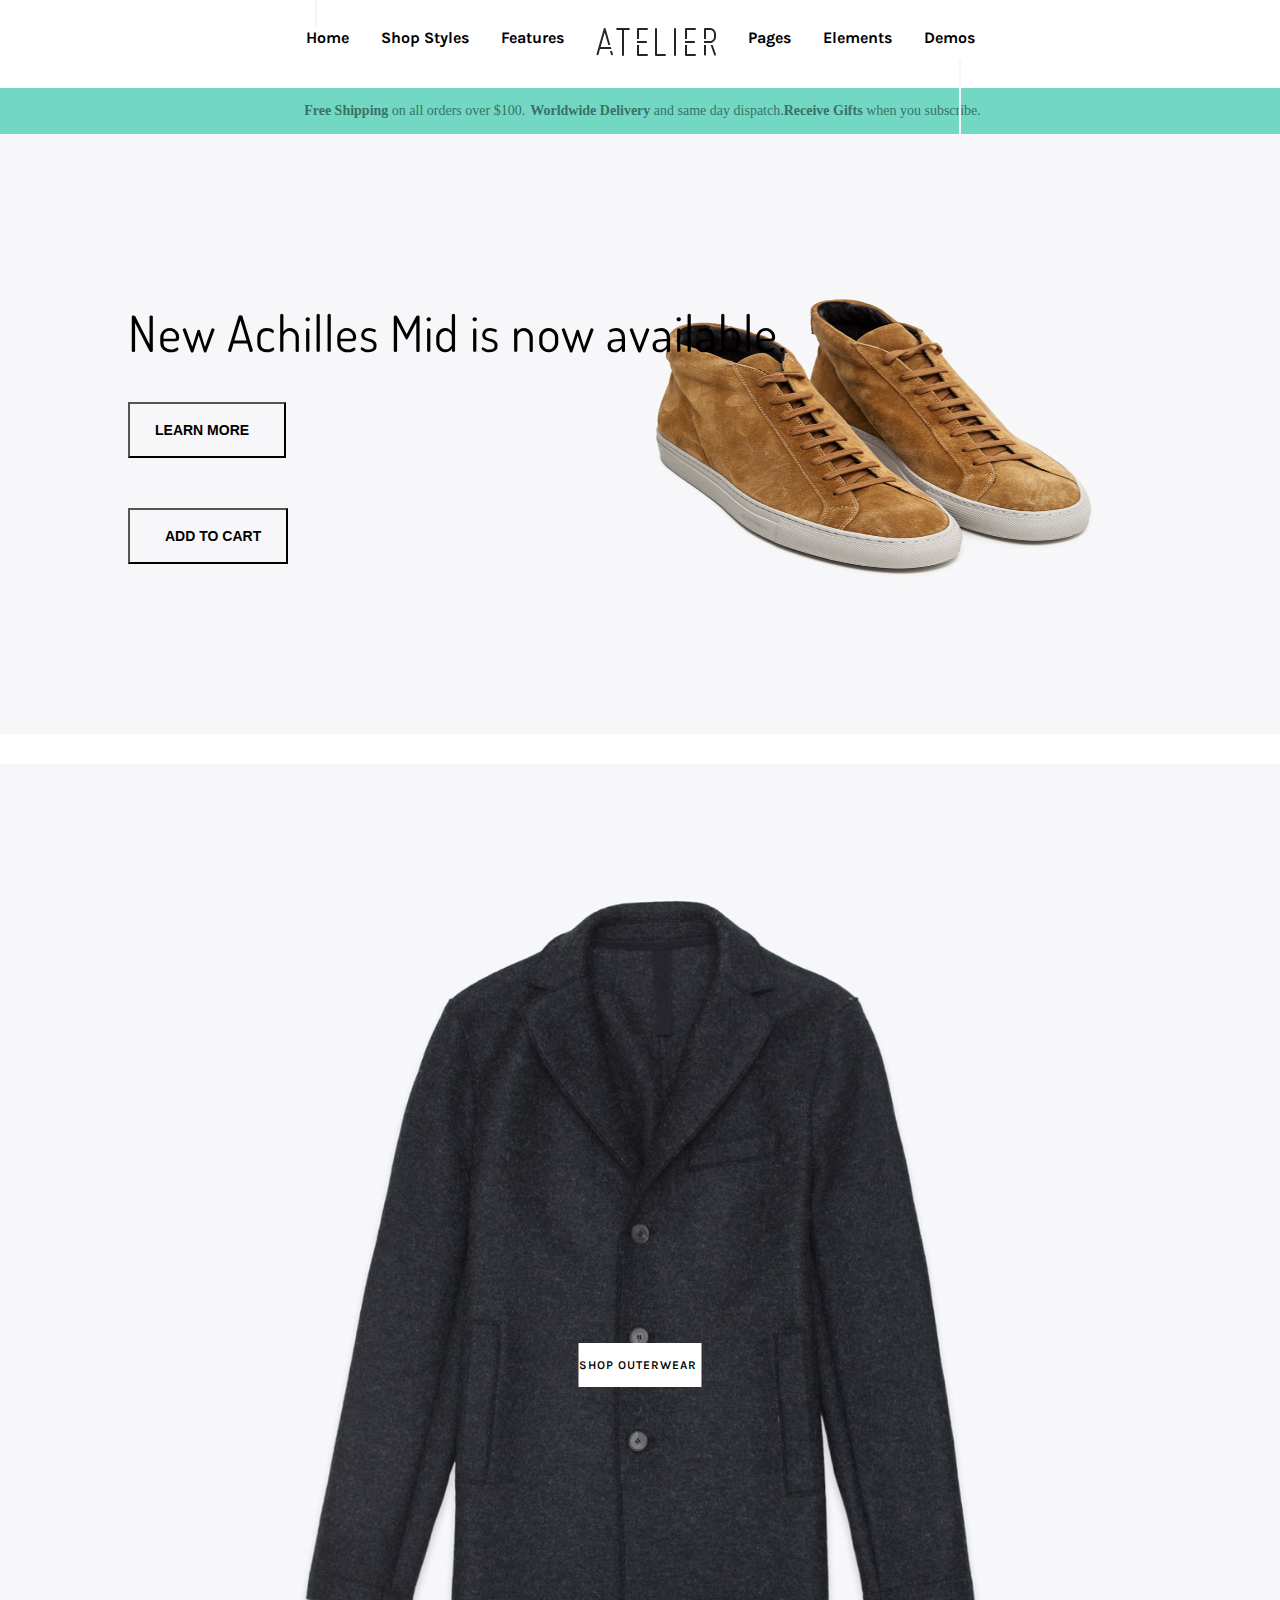
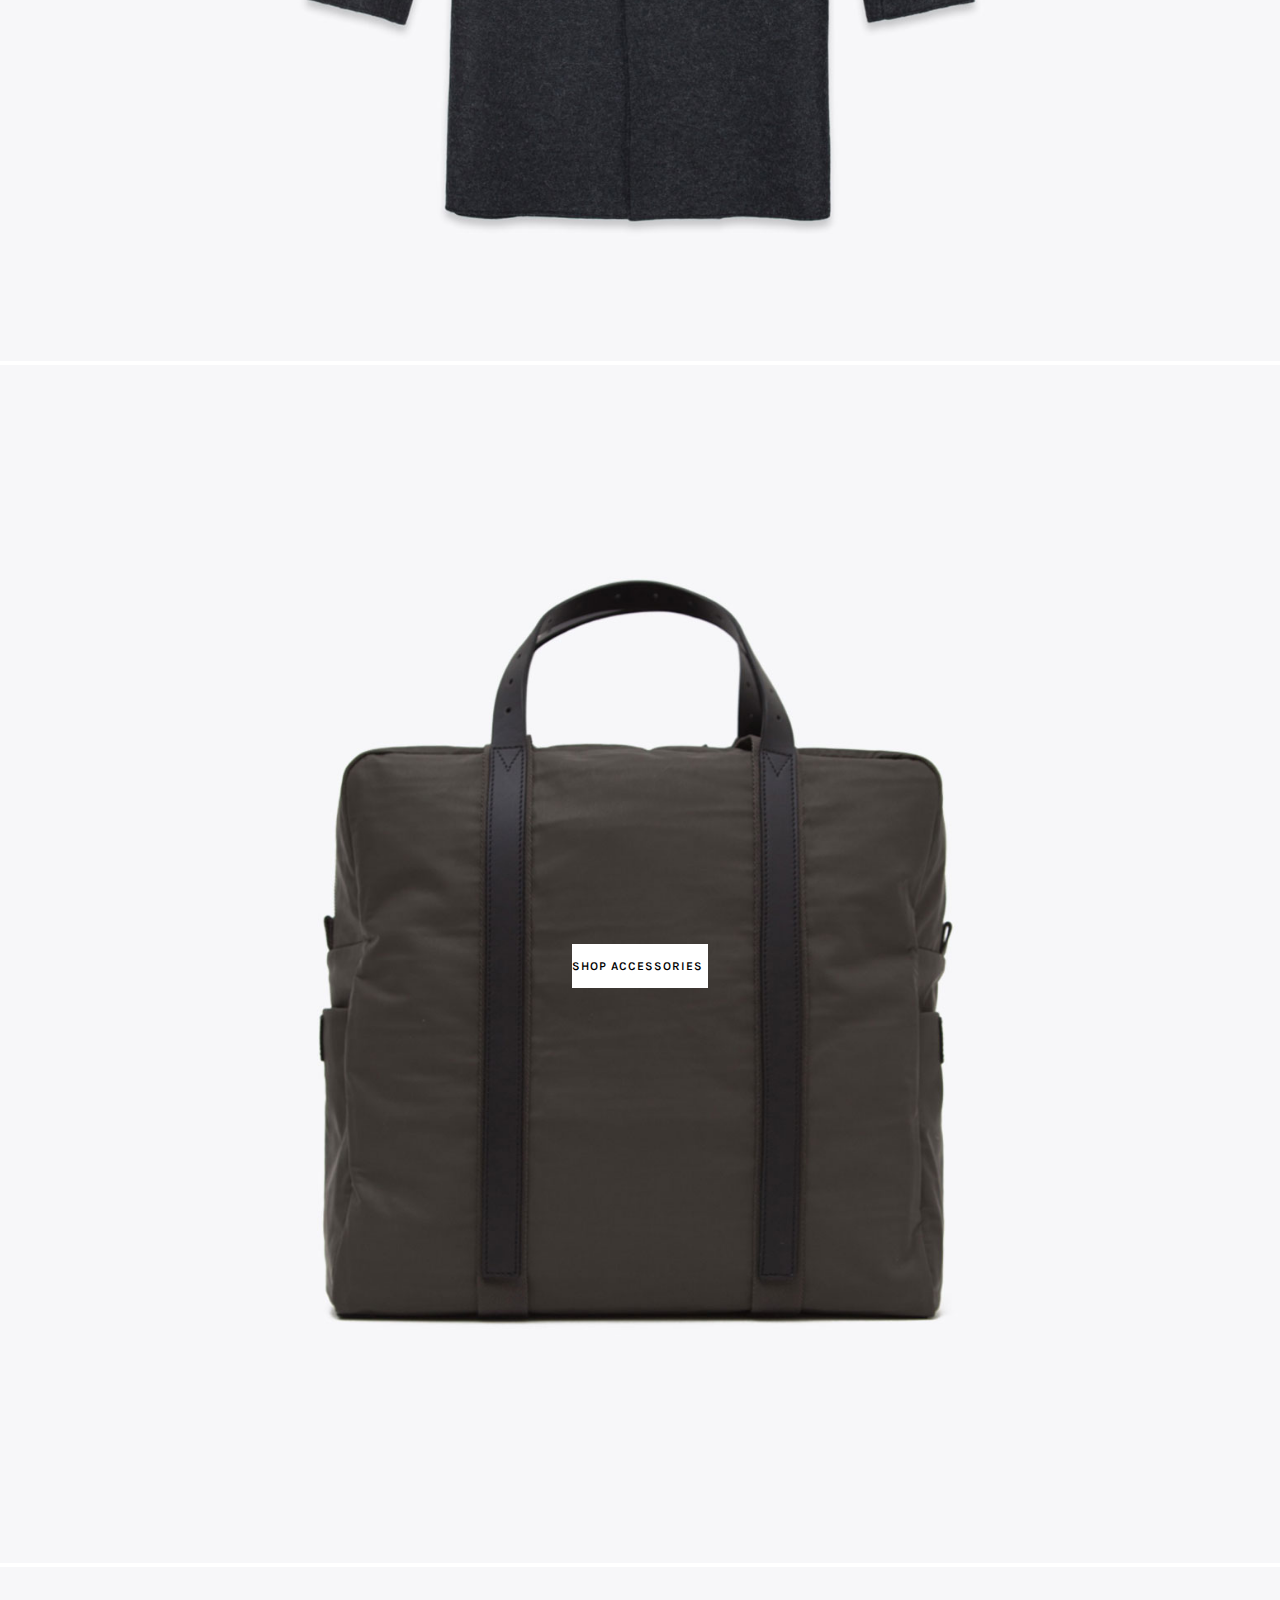
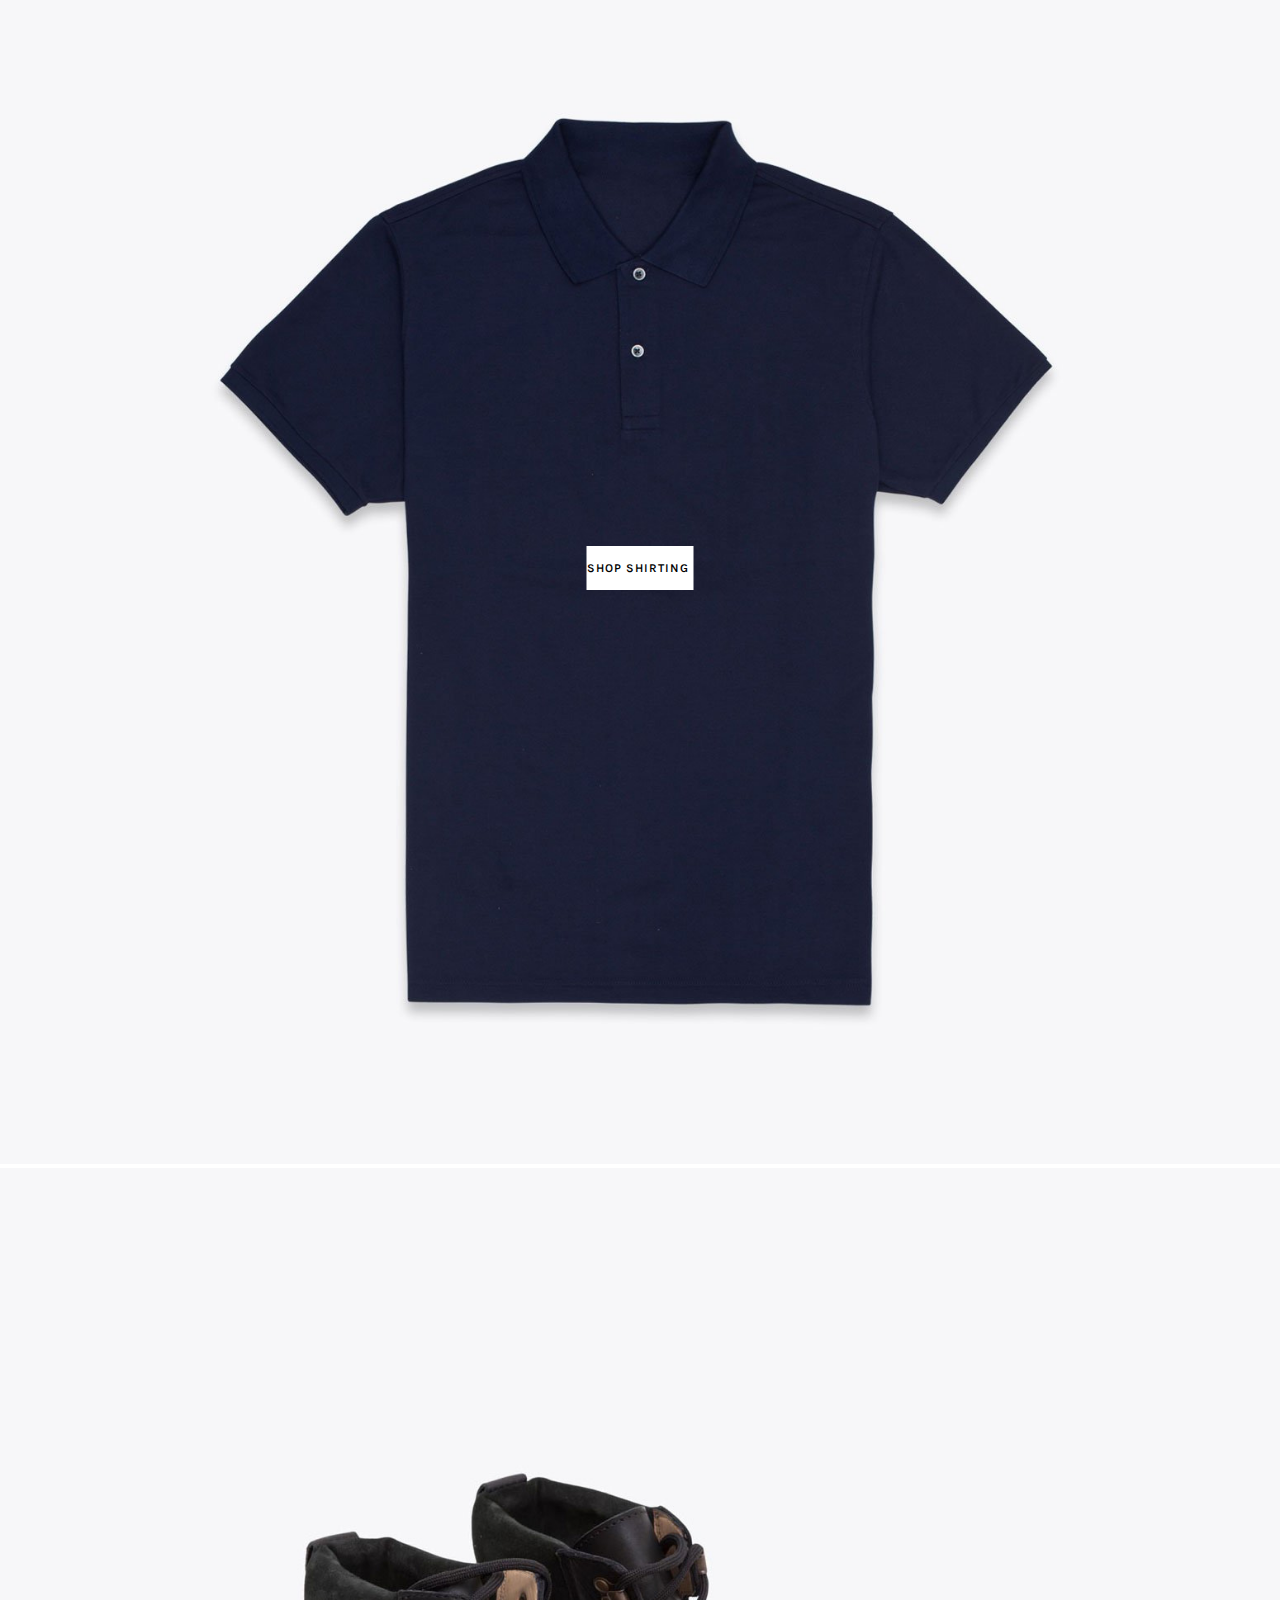
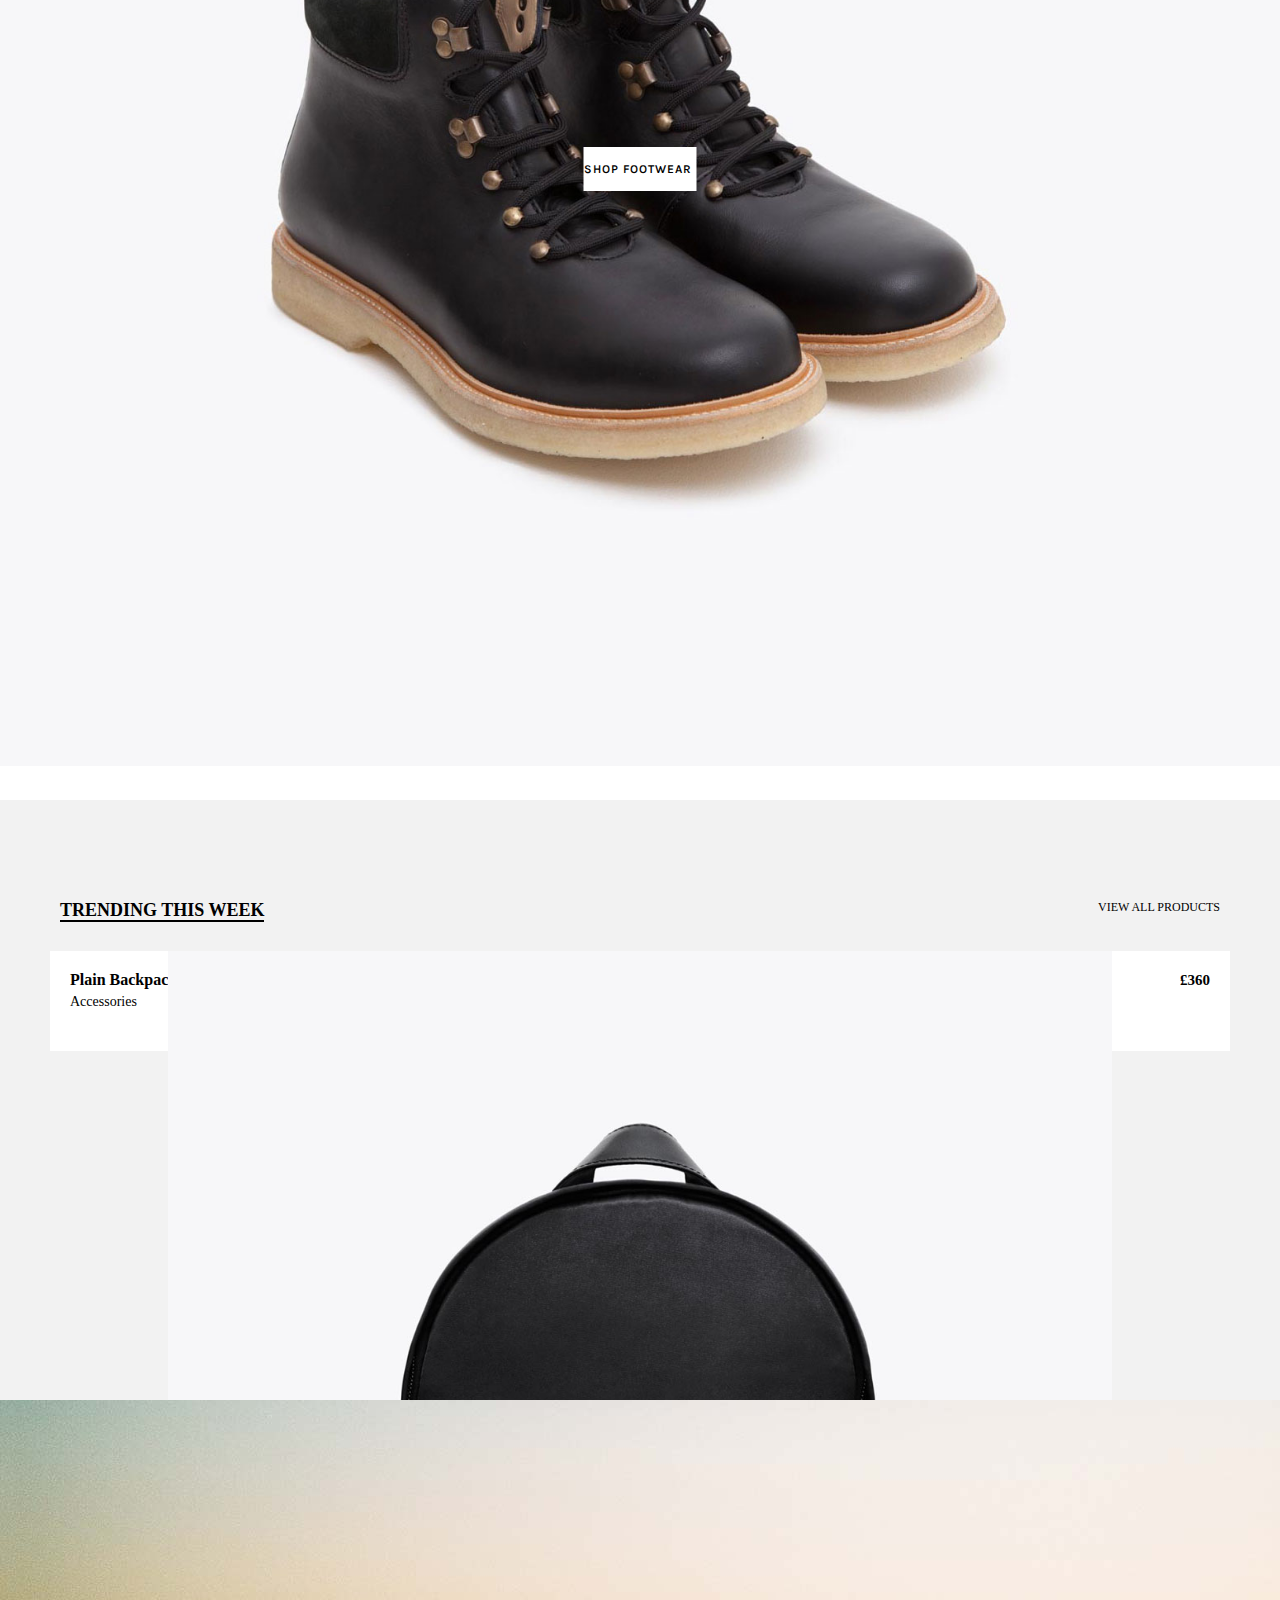
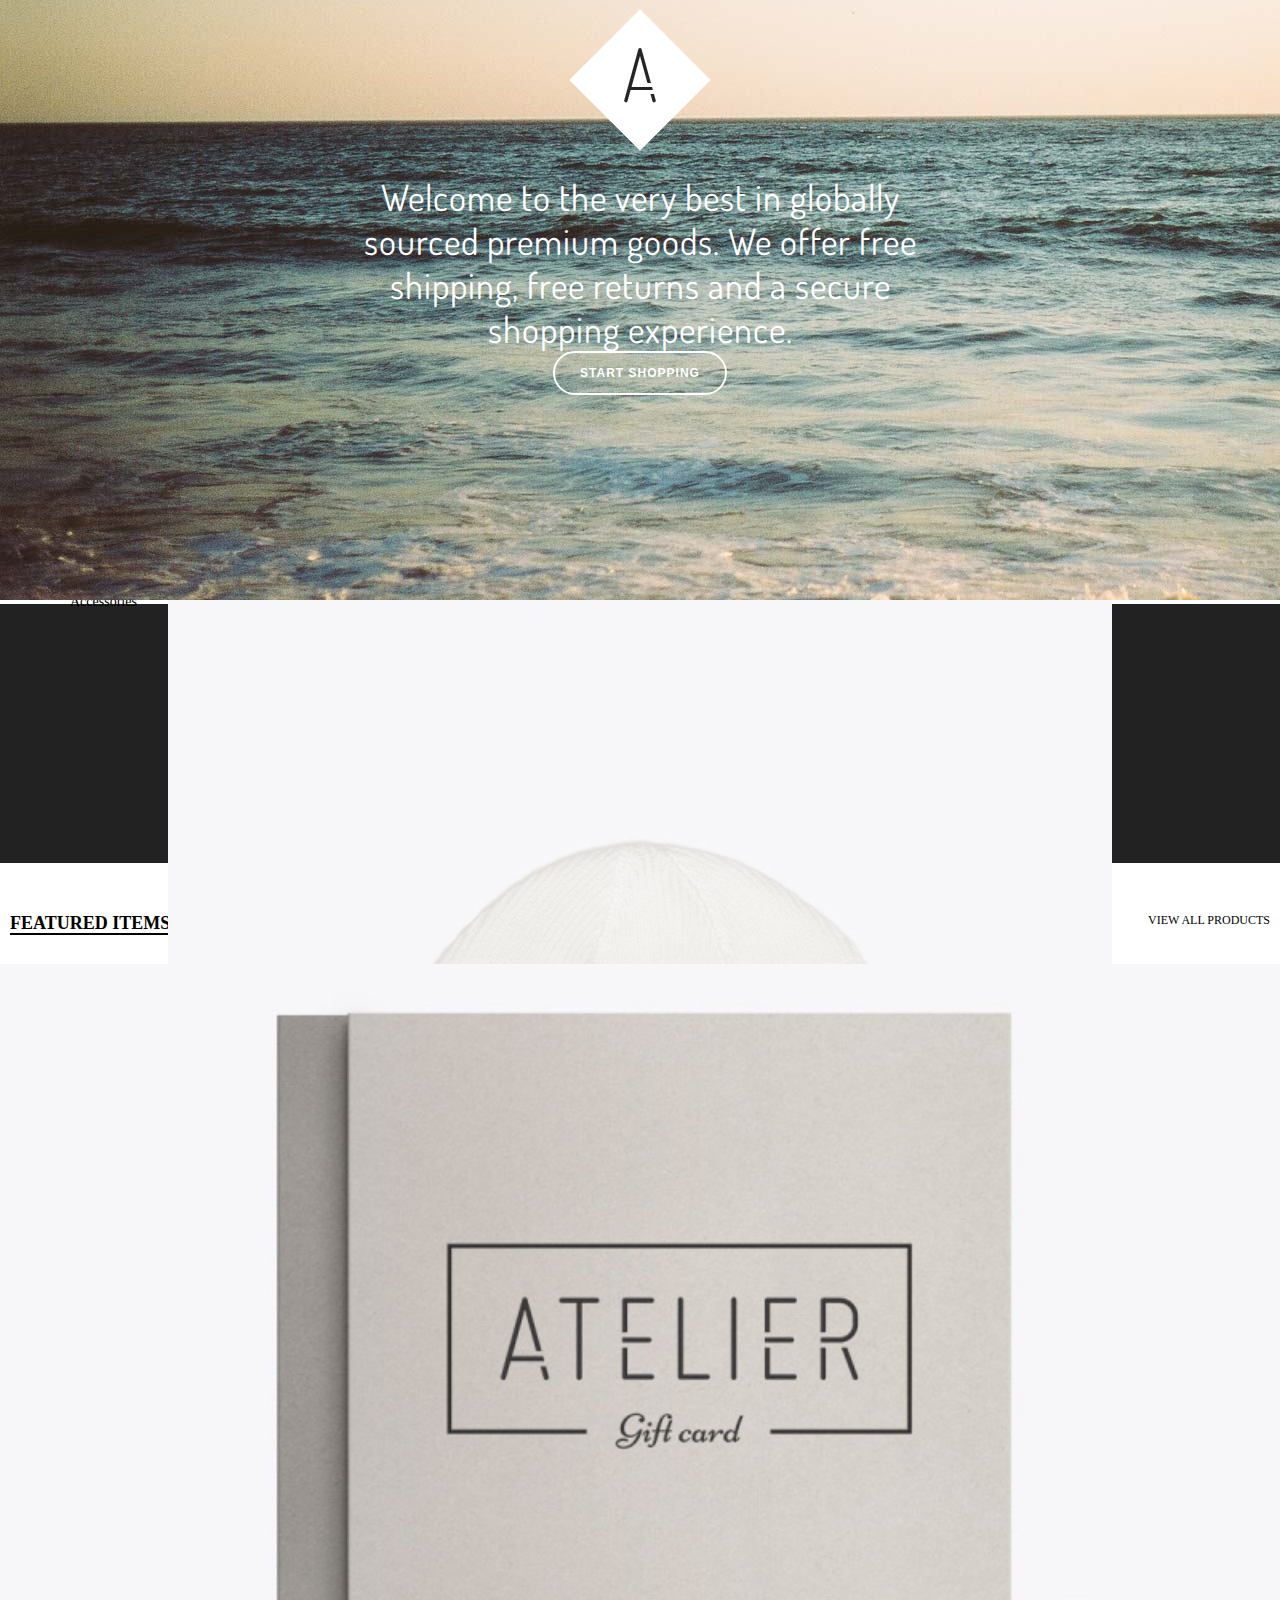
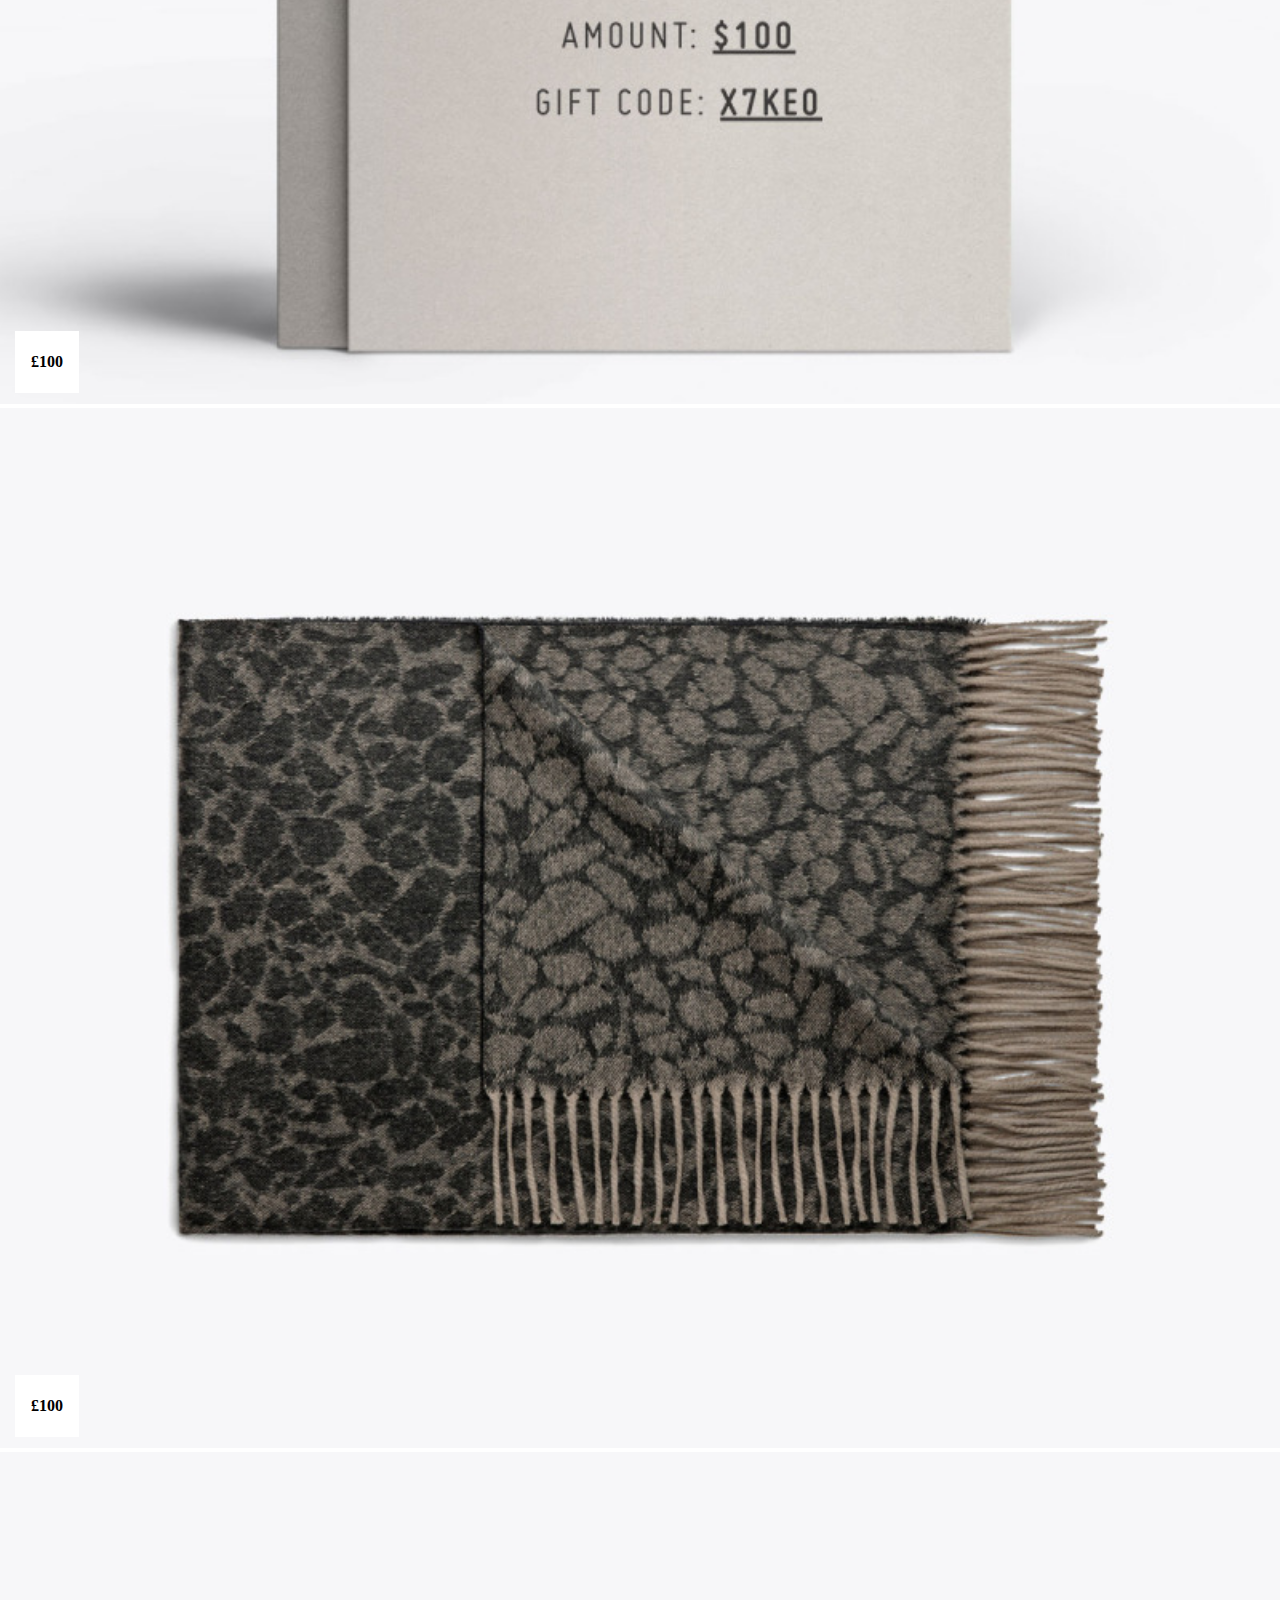
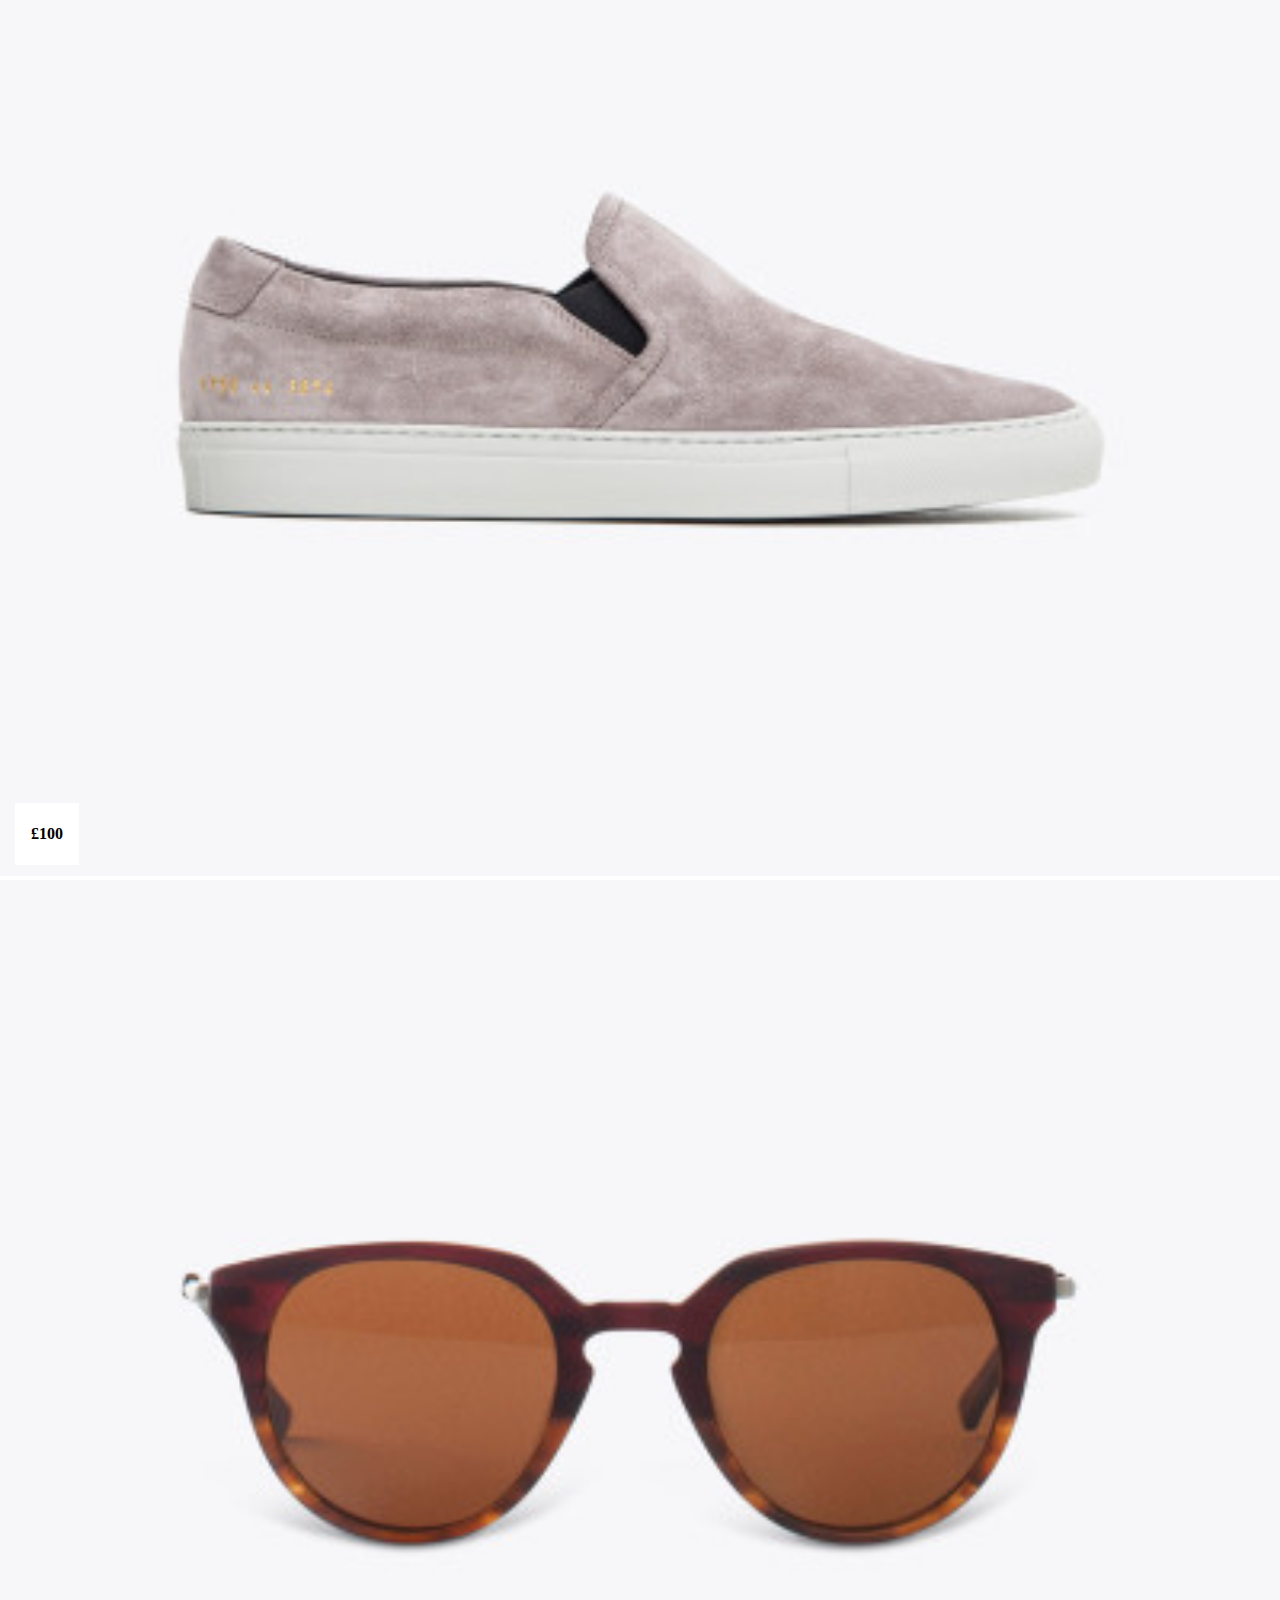
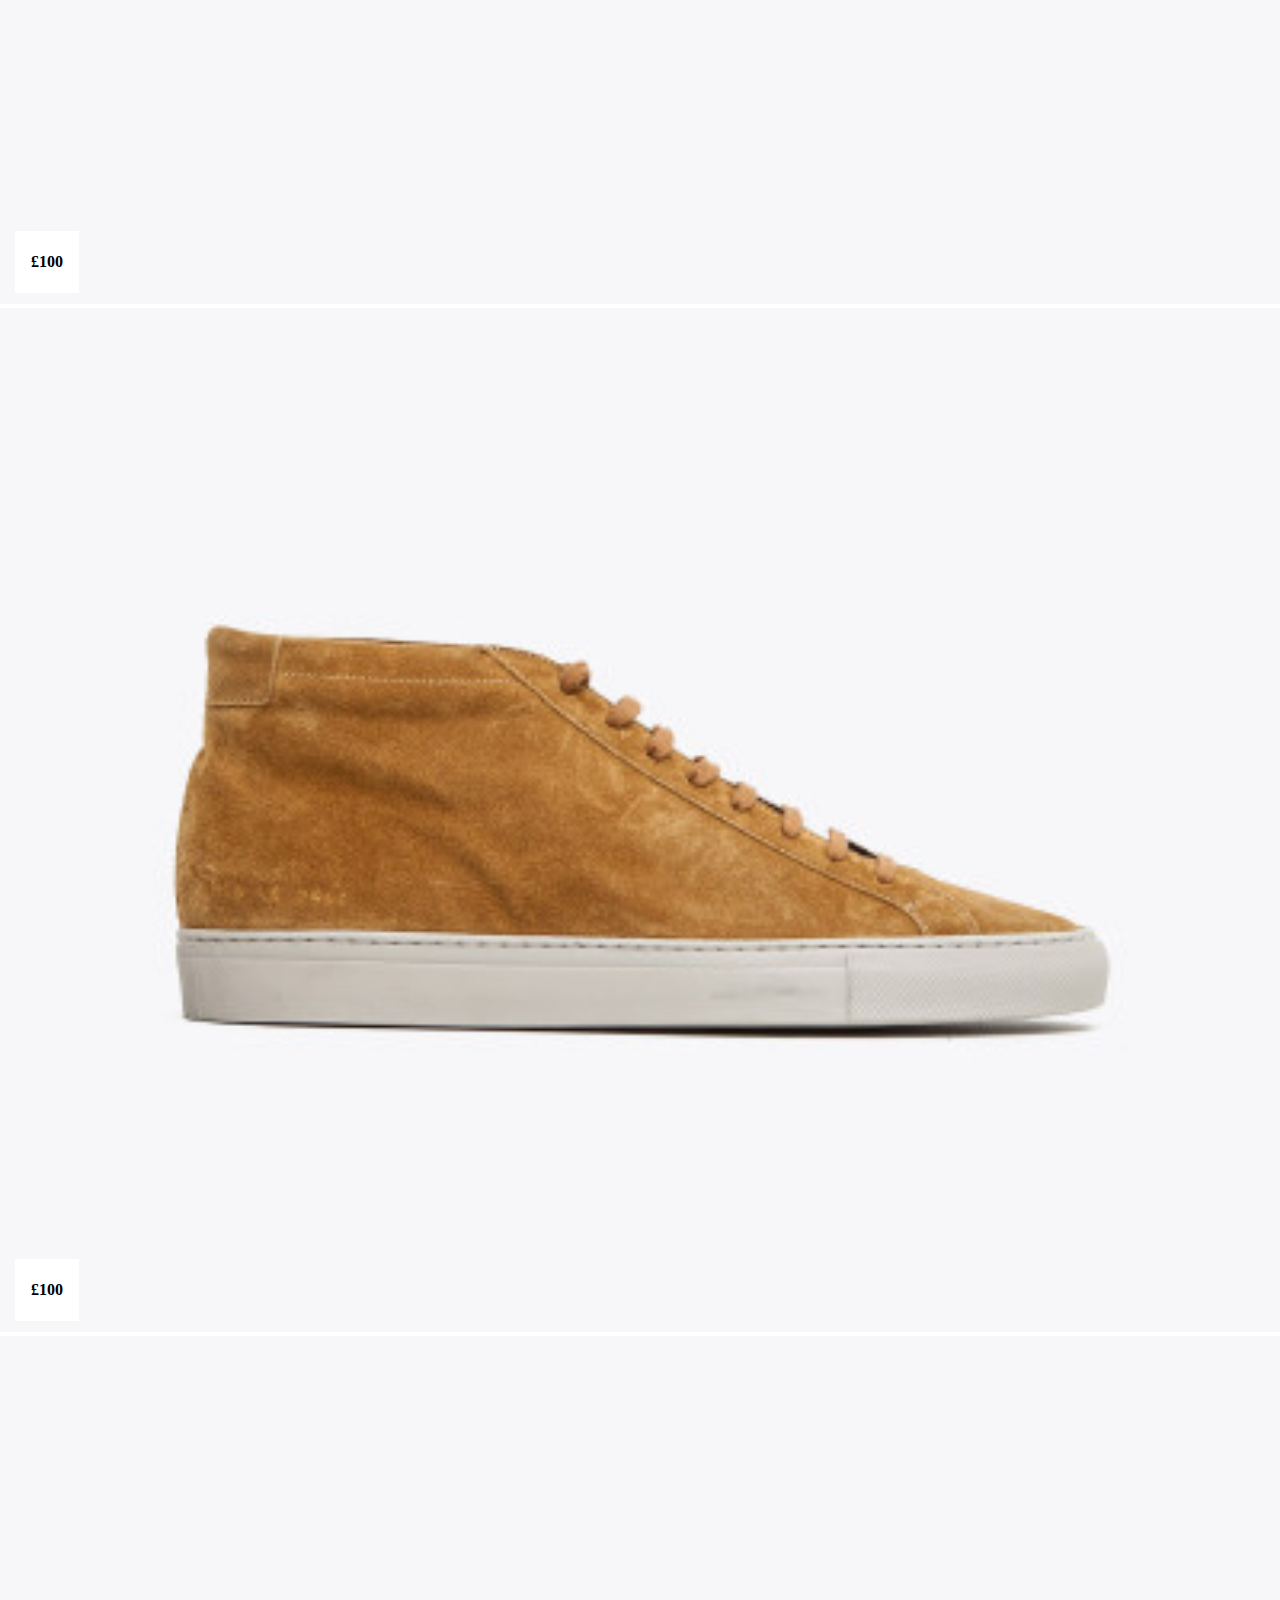
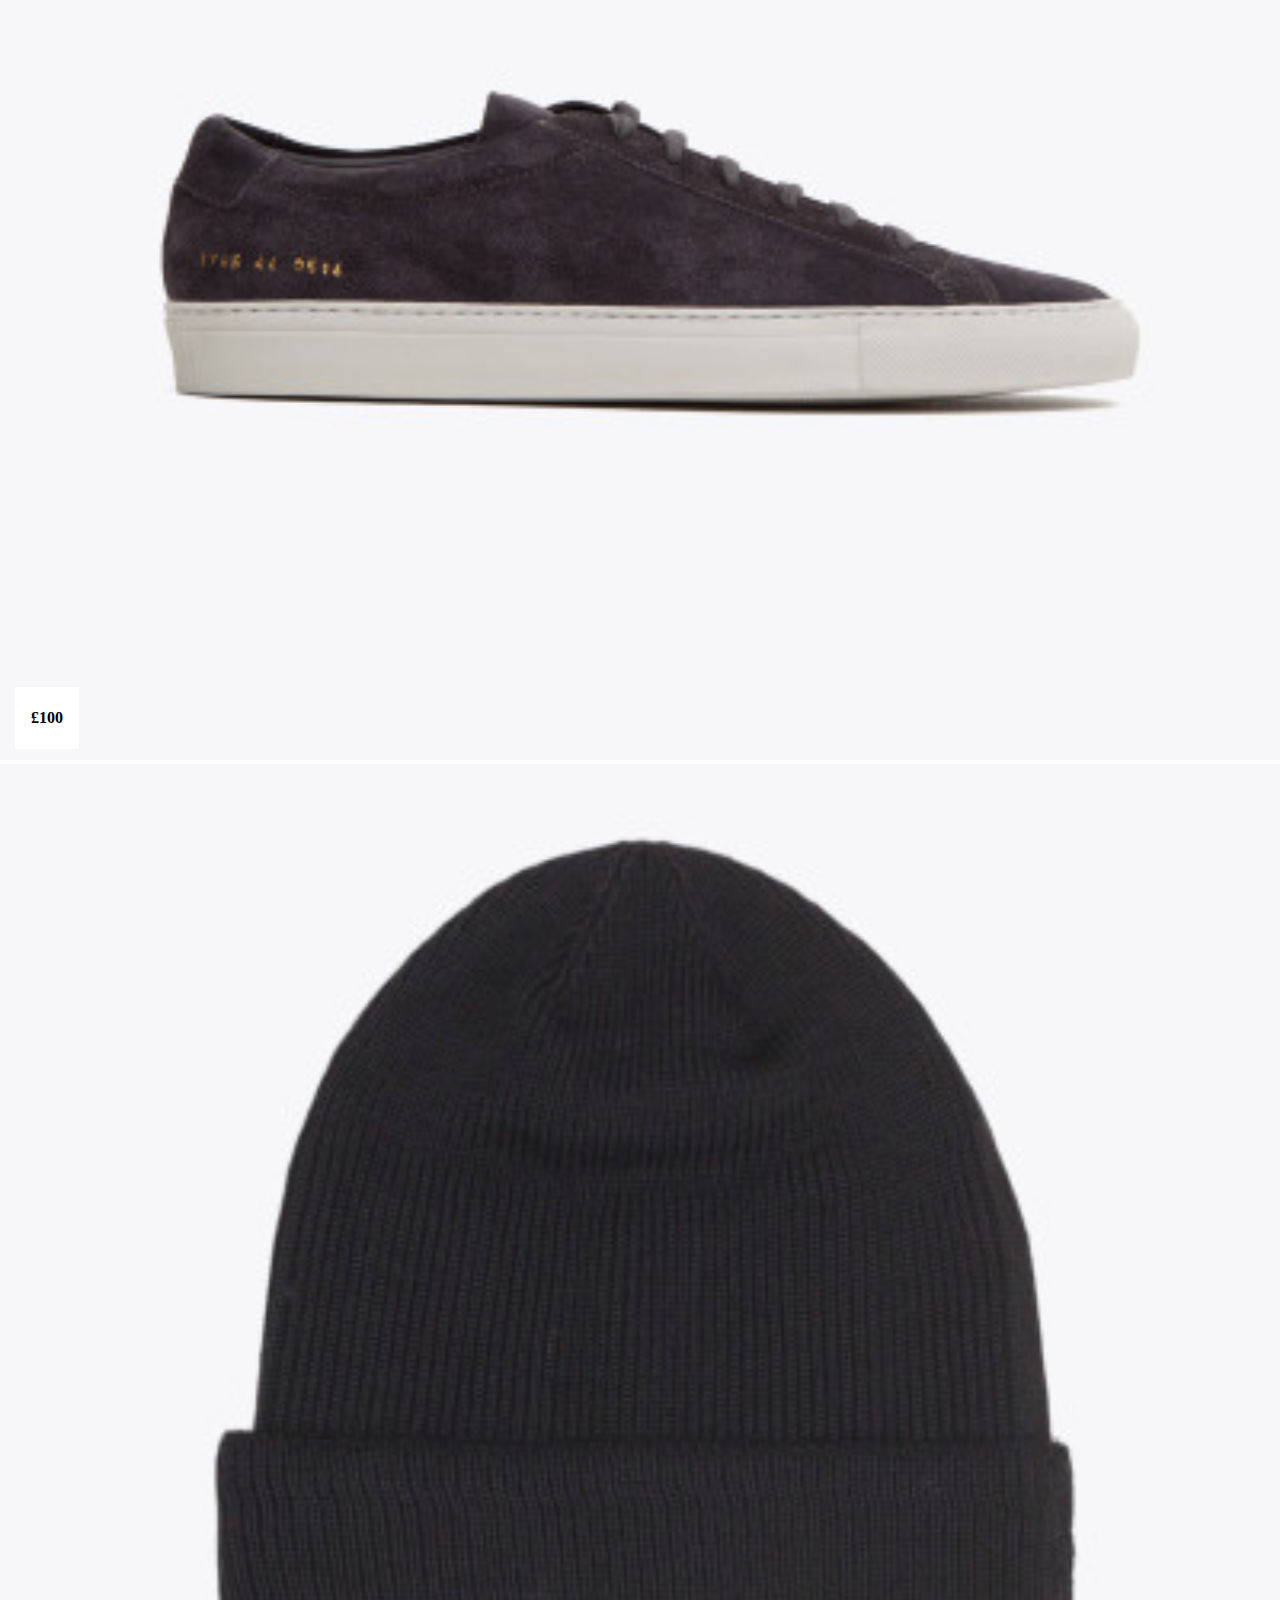
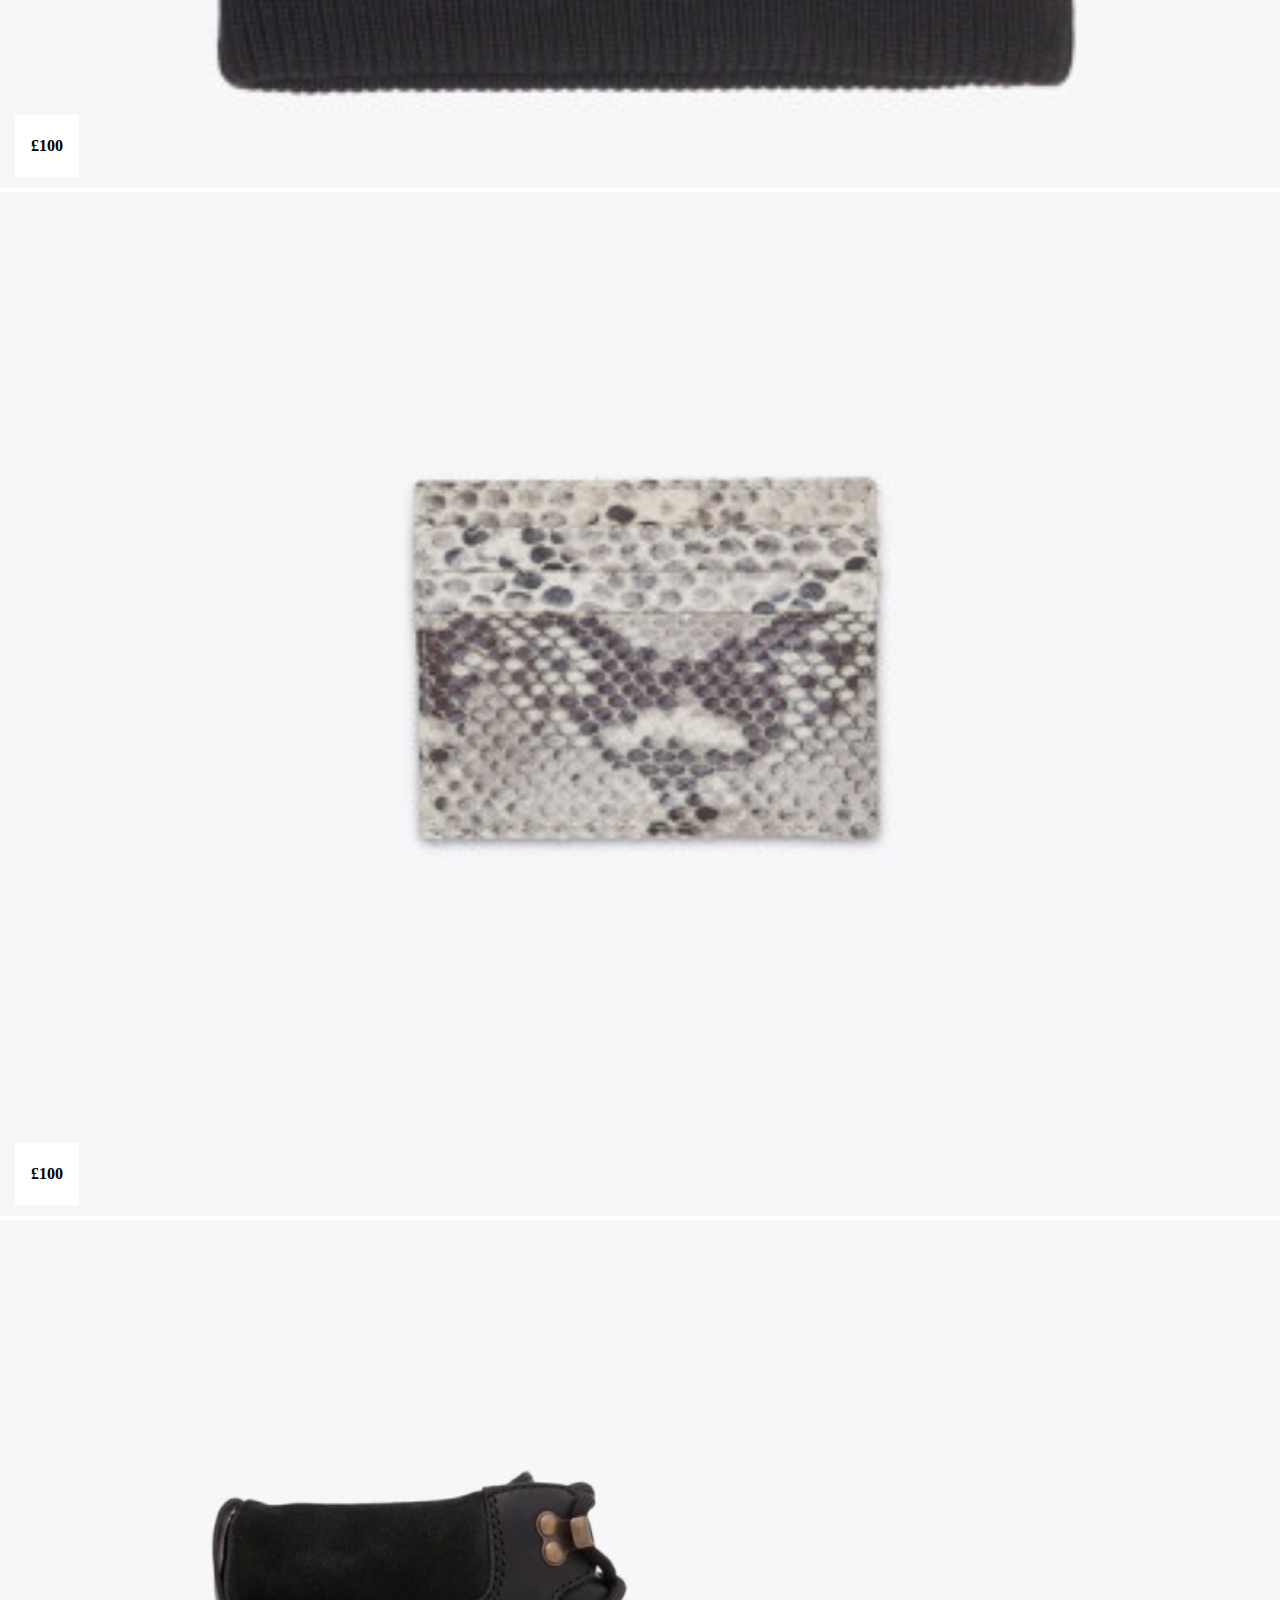
<file: index.html>
<!DOCTYPE html>
<html lang="en">

<head>
    <meta charset="UTF-8">
    <meta name="viewport" content="width=device-width, initial-scale=1.0">
    <title>Document</title>
    <link href="https://cdn.jsdelivr.net/npm/bootstrap@5.3.2/dist/css/bootstrap.min.css" rel="stylesheet"
        integrity="sha384-T3c6CoIi6uLrA9TneNEoa7RxnatzjcDSCmG1MXxSR1GAsXEV/Dwwykc2MPK8M2HN" crossorigin="anonymous">
    <link rel="stylesheet" href="https://cdnjs.cloudflare.com/ajax/libs/font-awesome/6.5.1/css/all.min.css"
        integrity="sha512-DTOQO9RWCH3ppGqcWaEA1BIZOC6xxalwEsw9c2QQeAIftl+Vegovlnee1c9QX4TctnWMn13TZye+giMm8e2LwA=="
        crossorigin="anonymous" referrerpolicy="no-referrer" />
    <link rel="preconnect" href="https://fonts.googleapis.com">
    <link rel="preconnect" href="https://fonts.gstatic.com" crossorigin>
    <link href="https://fonts.googleapis.com/css2?family=Dosis:wght@300;500&family=Karla:wght@400;600&display=swap"
        rel="stylesheet">
    <link rel="stylesheet" href="assets/scss/style.css">
</head>

<body>
    <header>
        <div class="container-fluid">
            <div class="header row mx-0">
                <div class="header-left col-sm-2 col-3">
                    <div class="left-icon">
                        <i class="fa-solid fa-bars"></i>
                    </div>
                    <div class="icon d-xl-flex d-none">
                        <i class="fa-solid fa-magnifying-glass"></i>
                    </div>
                </div>
                <div class="header-menu col-sm-7 "> 
                    <ul class="main-menu">
                        <li class="nav-item d-xl-flex d-none">
                            <a href="#">Home</a>
                            <div class="menu-item row mx-0">
                                <div class="col-6">
                                    <ul class="dropdown">
                                        <li><a href="#">Landing</a></li>
                                        <li><a href="#">Animated Header</a></li>
                                        <li><a href="#">Tiles Tiles Tiles</a></li>
                                        <li><a href="#">Multi-Masonry</a></li>
                                        <li><a href="#">Modern Classic</a></li>
                                    </ul>
                                </div>
                                <div class="col-6">
                                    <ul class="dropdown">
                                        <li><a href="#">Poster</a></li>
                                        <li><a href="#">Product Focus</a></li>
                                        <li><a href="#">Half/Half Split</a></li>
                                        <li><a href="#">Naked Header + Tiles</a></li>
                                        <li><a href="#">Fullscreen + Masonry</a></li>
                                    </ul>
                                </div>
                            </div>
                        </li>
                        <li class="nav-item  d-xl-flex d-none">
                            <a href="#">Shop Styles</a>
                            <div class="mega-menu row mx-0">
                                <div class="col-3">
                                    <ul class="mega-item">
                                        <li class="item"><a href="#">Shop Styles</a></li>
                                        <li><a href="#">Standard Full-width</a></li>
                                        <li><a href="sidebar.html">Standard w/ sidebar</a></li>
                                        <li><a href="#">Standard w/ right sidebar</a></li>
                                        <li><a href="#">Multi-MAasonry Full-width</a></li>
                                        <li><a href="#">Multi-MAasonry Boxed</a></li>
                                        <li><a href="#">Multiple Mixed Rows</a></li>
                                        <li><a href="#">Product Category Page</a></li>
                                        <li class="border border-0"><a href="#">All Categories</a></li>
                                    </ul>
                                </div>
                                <div class="col-3">
                                    <ul class="mega-item">
                                        <li class="item"><a href="#">Shop Styles Cont.</a></li>
                                        <li><a href="#">Standard 2 Columns</a></li>
                                        <li><a href="#">Standard 4 Columns</a></li>
                                        <li><a href="#">Gallery 4 Columns</a></li>
                                        <li><a href="#">Gallery 3 Columns</a></li>
                                        <li><a href="#">Gallery 4 Columns Alt</a></li>
                                        <li><a href="#">Standard 5 Columns Full-width</a></li>
                                        <li><a href="#">Standard 6 Col Full-width</a></li>
                                        <li class="border border-0"><a href="#">Gallery Bordered Full-width</a></li>
                                    </ul>
                                </div>
                                <div class="col-3">
                                    <ul class="mega-item">
                                        <li class="item"><a href="#">Product Pages</a></li>
                                        <li><a href="product.html">Standard Product</a></li>
                                        <li><a href="#">Extended Product</a></li>
                                        <li><a href="#">Full-Screen Product</a></li>
                                        <li><a href="#">Variable Product</a></li>
                                        <li><a href="#">Grouped Product</a></li>
                                        <li><a href="#">Out of Stock Product</a></li>
                                        <li class="border border-0"><a href="#">Sale Product</a></li>
                                    </ul>
                                </div>
                                <div class="col-3">
                                    <ul class="mega-item">
                                        <li class="item"><a href="#">Misc. Shop Pages</a></li>
                                        <li>
                                            <i class="fa-solid fa-cart-shopping"></i>
                                            <a href="#">Shopping Cart</a>
                                        </li>
                                        <li>
                                            <i class="fa-solid fa-star"></i>
                                            <a href="#">Wishlist</a>
                                        </li>
                                        <li>
                                            <i class="fa-solid fa-truck"></i>
                                            <a href="#">Track Your Order</a>
                                        </li>
                                        <li><a href="#">My Account</a></li>
                                        <li><a href="#">Checkout</a></li>
                                        <li><a href="lookbook.html">Lookbook</a></li>
                                        <li class="border border-0"><a href="#">Catalog Mode</a></li>
                                    </ul>
                                </div>
                            </div>
                        </li>
                        <li class="nav-item  d-xl-flex d-none">
                            <a href="#">Features</a>
                            <div class="sub-megamenu">
                                <ul>
                                    <li><a href="features.html">Stunning Modern Design</a></li>
                                    <li><a href="#">Custom Shop Icon Font</a></li>
                                    <li><a href="#">3 Cart Icon Styles</a></li>
                                    <li><a href="#">5 CSS3 Cart Animations</a></li>
                                    <li><a href="#">Shop View Switcher</a></li>
                                    <li><a href="#">3 Product Page Options</a></li>
                                    <li><a href="#">Total Product Control</a></li>
                                    <li><a href="#">Global Banner</a></li>
                                </ul>
                                <ul>
                                    <li><a href="#">Slick Add to cart Process</a></li>
                                    <li><a href="#">Newsletter / Subcribe B...</a></li>
                                    <li><a href="#">4 Incredible Shop Styles</a></li>
                                    <li><a href="#">Multi-Size Masonry Shop</a></li>
                                    <li><a href="#">Tailored Mobile Experience</a></li>
                                    <li><a href="#">10 Header Options</a></li>
                                    <li><a href="#">14 High-Quality Demos</a></li>
                                    <li><a href="#">3 Page Stylesa</a></li>
                                </ul>
                                <ul>
                                    <li><a href="#">5 Page Header Styles</a></li>
                                    <li><a href="#">Animated Page Header</a></li>
                                    <li><a href="#">Swift or VC Page Builder</a></li>
                                    <li><a href="#">519 Font Awesome Icons</a></li>
                                    <li><a href="#">197 IconMind Icons</a></li>
                                    <li><a href="#">Unlimited Custom Colours</a></li>
                                    <li><a href="#">Demo Content Importer</a></li>
                                    <li><a href="#">Retina-Ready</a></li>
                                </ul>
                                <ul>
                                    <li><a href="#">Free Support & Updates</a></li>
                                    <li><a href="#">Amazing Premium Sliders</a></li>
                                    <li><a href="#">100% Translatable</a></li>
                                    <li><a href="#">Extensive Theme Options</a></li>
                                    <li><a href="#">Loaded With Shortcodes</a></li>
                                    <li><a href="#">671+ Free Google Fonts</a></li>
                                    <li><a href="#">Epic Performance & SEO</a></li>
                                    <li><a href="#">RTL Support</a></li>
                                </ul>
                                <ul>
                                    <li><a href="#">Custom Font Integration</a></li>
                                    <li><a href="#">2 One-Page Nav Styles</a></li>
                                    <li><a href="#">41 CSS3 Animations</a></li>
                                    <li><a href="#">Flexible Mega-Menu</a></li>
                                    <li><a href="#">Multi-function Rows</a></li>
                                    <li><a href="#">Portfolio Options</a></li>
                                    <li><a href="#">Blog Options</a></li>
                                    <li><a href="#">Promo Bar</a></li>
                                </ul>
                            </div>
                        </li>
                        <li class="nav-item"><a href="#"><img src="assets/images/logo.png" alt="logo"></a></li>
                        <li class="nav-item d-xl-flex d-none">
                            <a href="#">Pages</a>
                            <div class="mega-menu row mx-0 ">
                                <div class="col-2">
                                    <ul class="mega-item">
                                        <li class="item"><a href="#">General</a></li>
                                        <li><a href="#">About Me</a></li>
                                        <li><a href="#">About Us</a></li>
                                        <li><a href="#">About Us Alt</a></li>
                                        <li><a href="#">Contact</a></li>
                                        <li><a href="#">Contact Alt</a></li>
                                        <li><a href="#">Contact Alt 2</a></li>
                                        <li class="border border-0"><a href="#">Coming Soon</a></li>
                                    </ul>
                                </div>
                                <div class="col-2">
                                    <ul class="mega-item">
                                        <li class="item"><a href="#">General cont.</a></li>
                                        <li><a href="#">F.A.Q.'s</a></li>
                                        <li><a href="#">Meet the Team</a></li>
                                        <li><a href="#">Size and Fit</a></li>
                                        <li><a href="#">Pricing</a></li>
                                        <li><a href="#">Left Sidebar</a></li>
                                        <li><a href="#">Right Sidebar</a></li>
                                        <li class="border border-0"><a href="#">Maintenance Mode</a></li>
                                    </ul>
                                </div>
                                <div class="col-2">
                                    <ul class="mega-item">
                                        <li class="item"><a href="#">Blog</a></li>
                                        <li><a href="blog.html">Half/Half Split</a></li>
                                        <li><a href="#">Half/Half Split Alt</a></li>
                                        <li><a href="#">Standard with side...</a></li>
                                        <li><a href="#">Standard Alt with s...</a></li>
                                        <li><a href="#">Bold Text Only Style</a></li>
                                        <li class="border border-0"><a href="#">Mini with sidebar</a></li>
                                    </ul>
                                </div>
                                <div class="col-2">
                                    <ul class="mega-item">
                                        <li class="item"><a href="#">Blog cont.</a></li>
                                        <li><a href="#">Masonry Style</a></li>
                                        <li><a href="#">Masonry Full-width</a></li>
                                        <li><a href="#">Masonry Wrapped</a></li>
                                        <li><a href="#">Standard Blog Post</a></li>
                                        <li><a href="#">Detailed Blog Post</a></li>
                                        <li class="border border-0"><a href="#">Half/Half Split Post</a></li>
                                    </ul>
                                </div>
                                <div class="col-2">
                                    <ul class="mega-item">
                                        <li class="item"><a href="#">Portfolio</a></li>
                                        <li><a href="#">3 Column Standard</a></li>
                                        <li><a href="#">3 Column Gallery Alt</a></li>
                                        <li><a href="#">Multi-Size Masonry</a></li>
                                        <li><a href="#">4 Column Gallery</a></li>
                                        <li class="border border-0"><a href="#">4 Column Gallery Alt</a></li>
                                    </ul>
                                </div>
                                <div class="col-2">
                                    <ul class="mega-item">
                                        <li class="item"><a href="#">Portfolio cont.</a></li>
                                        <li><a href="#">4 Column Masonry</a></li>
                                        <li><a href="#">Multi-Size Masonry</a></li>
                                        <li><a href="#">Multi-Size Masonry</a></li>
                                        <li><a href="#">Detailed Post</a></li>
                                        <li class="border border-0"><a href="#">Standard Post</a></li>
                                    </ul>
                                </div>
                            </div>
                        </li>
                        <li class="nav-item  d-xl-flex d-none">
                            <a href="#">Elements</a>
                            <div class="sub-megamenu">
                                <ul class="sub-menu">
                                    <li><a href="#">Animation</a></li>
                                    <li><a href="#">Accordion & Toggles</a></li>
                                    <li><a href="#">Blog</a></li>
                                    <li><a href="#">Boxed Content</a></li>
                                    <li><a href="#">Buttons & Social Icons</a></li>
                                    <li><a href="#">Clients</a></li>
                                    <li><a href="#">Code Snippet</a></li>
                                    <li><a href="#">Columns</a></li>
                                    <li class="border border-0"><a href="#">Countdown</a></li>
                                </ul>
                                <ul class="sub-menu">
                                    <li><a href="#">Counters, Charts & Progr...</a></li>
                                    <li><a href="#">Directory Map</a></li>
                                    <li><a href="#">Divider</a></li>
                                    <li><a href="#">Fullscreen Videos</a></li>
                                    <li><a href="#">Galleries</a></li>
                                    <li><a href="#">Gallery</a></li>
                                    <li><a href="#">Google Maps</a></li>
                                    <li><a href="#">Icon Box</a></li>
                                    <li class="border border-0"><a href="#">Image</a></li>
                                </ul>
                                <ul class="sub-menu">
                                    <li><a href="#">Image Banners</a></li>
                                    <li><a href="#">Lists</a></li>
                                    <li><a href="#">Modals</a></li>
                                    <li><a href="#">Portfolio Carousel</a></li>
                                    <li><a href="#">Pricing Table</a></li>
                                    <li><a href="#">Products</a></li>
                                    <li><a href="#">Products (Mini)</a></li>
                                    <li><a href="#">Promo Bar</a></li>
                                    <li class="border border-0"><a href="#">Quotes</a></li>
                                </ul>
                                <ul class="sub-menu">
                                    <li><a href="#">Recent Posts</a></li>
                                    <li><a href="#">Responsive Visibility</a></li>
                                    <li><a href="#">Revolution Slider</a></li>
                                    <li><a href="#">Rows & Expanding Rows</a></li>
                                    <li><a href="#">Social Grid</a></li>
                                    <li><a href="#">Super Search</a></li>
                                    <li><a href="#">Swift Slider v3</a></li>
                                    <li><a href="#">Tables</a></li>
                                    <li class="border border-0"><a href="#">Tabs</a></li>
                                </ul>
                                <ul class="sub-menu">
                                    <li><a href="#">Team</a></li>
                                    <li><a href="#">Testimonials</a></li>
                                    <li><a href="#">Testimonials Slider</a></li>
                                    <li><a href="#">Tour</a></li>
                                    <li><a href="#">Tweets Sliders</a></li>
                                    <li><a href="#">Typography</a></li>
                                    <li class="border border-0"><a href="#">Video Player</a></li>
                                </ul>
                            </div>
                        </li>
                        <li class="nav-item  d-xl-flex d-none">
                            <a href="#">Demos</a>
                            <div class="image-megamenu">
                                <div class="img-menu">
                                    <a href="#"><img src="assets/images/i-3.jpg" alt="photo"></a>
                                    <p>Alvae EDD</p>
                                </div>
                                <div class="img-menu">
                                    <a href="#"><img src="assets/images/i-1.jpg" alt="photo"></a>
                                    <p>Rebel T-shirts</p>
                                </div>
                                <div class="img-menu">
                                    <a href="#"><img src="assets/images/i-2.jpg" alt="photo"></a>
                                    <p>Vario Preview Slider</p>
                                </div>
                                <div class="img-menu">
                                    <a href="#"><img src="assets/images/i-4.jpg" alt="photo"></a>
                                    <p>Porter Furniture</p>
                                </div>
                                <div class="img-menu">
                                    <a href="#"><img src="assets/images/i-5.jpg" alt="photo"></a>
                                    <p>Flock Furniture</p>
                                </div>
                                <div class="button-menu">
                                    <button>
                                        <a href="#">VIEW ALL</a>
                                    </button>
                                </div>
                            </div>
                        </li>
                    </ul>
                </div>
                <div class="header-right col-3">
                    <div class="right-icon">
                        <i class="icon-dropdown fa-solid fa-cart-plus"></i>
                        <div class="right-dropdown">
                            <p class="mb-0">Your cart is empty.</p>
                        </div>
                        <i class="rightdrp fa-solid fa-clipboard-list d-xl-flex d-none"></i>
                        <div class="right-down">
                            <p class="m-0">Your cart is empty.</p>
                        </div>
                    </div>
                    <div class="user-icon d-xl-flex d-none">
                        <i class="fa-regular fa-user"></i>
                        <div class="drp">
                            <ul class="mb-0">
                                <li><a href="#">Login</a></li>
                                <li><a href="#">Sign Up</a></li>
                                <li class="innerdrp"><a href="#">English</a>
                                    <i class="float-end fa-solid fa-angle-right"></i>
                                    <div class="language">
                                        <ul>
                                            <li><a href="#">DEMO - EXAMPLE PURPOSES</a></li>
                                            <li><a href="#">German</a></li>
                                            <li><a href="#">English</a></li>
                                            <li><a href="#">Spanish</a></li>
                                            <li><a href="#">French</a></li>
                                        </ul>
                                    </div>
                                </li>
                            </ul>
                        </div>
                    </div>
                </div>
            </div>
        </div>
    </header>

    <section id="section">
        <div class="nav-desc row mx-0  d-md-flex ">
            <div class="text d-flex col-md-4 col-12">
                <i class="fa-solid fa-truck"></i>
                <p class="mb-0"><strong>Free Shipping</strong> on all orders over $100.</p>
            </div>
            <div class="text d-flex col-md-4 col-12">
                <i class="fa-solid fa-check"></i>
                <p class="mb-0"><strong>Worldwide Delivery</strong> and same day dispatch.</p>
            </div>
            <div class="text col-md-4 col-12">
                <p class="mb-0"><strong>Receive Gifts</strong> when you subscribe.</p>
            </div>
        </div>
    </section>

    <section class="slider-outer">  
        <div class="slider">
            <div class="slide active">
                <img src="/assets/images/slider_shoes2.jpg" alt="img">
                <div class="inner">
                    <h2>New Achilles Mid is now available.</h2>
                    <div class="caption-excerpt">
                        <button>
                            <a href="#">LEARN MORE</a>
                            <i class="fa-solid fa-right-long"></i>
                        </button>
                    </div>
                    <div>
                        <button>
                            <i class="fa-solid fa-cart-shopping"></i>
                            <a href="#">ADD TO CART</a>
                        </button>
                    </div>
                </div>
            </div>
            <div class="slide">
                <img src="/assets/images/i-47.jpg" alt="img">
                <div class="text-elem">
                    <p>Inside Atelier: A Sneak Peek Into Our Amazing Shop</p>
                    <button><a href="#">LEARN MORE</a></button>
                </div>
            </div>
            <div class="slide">
                <img src="/assets/images/i-48.jpg" alt="img">
                <div class="text-elem">
                    <img src="assets/images/i-112.png" alt="image">
                </div>
            </div>
            <div class="indicators">
                <button id="prev"><i class="fa-solid fa-chevron-left"></i></button>
                <button id="next"><i class="fa-solid fa-chevron-right"></i></button>
            </div>
        </div>
    </section>

    <section class="main-container">
        <div class="container">
            <div class="main-content row mx-0">
                <div class="col-md-3 col-12">
                    <div class="img-wrap">
                        <img src="assets/images/i-6.jpg" alt="photo">
                        <div class="image-content">
                            <a href="#">SHOP OUTERWEAR</a>
                            <i class="fa-solid fa-arrow-right-long imghover"></i>
                        </div>
                    </div>
                </div>
                <div class="col-md-3 col-12">
                    <div class="img-wrap">
                        <img src="assets/images/i-7.jpg" alt="photo">
                        <div class="image-content">
                            <a href="#">SHOP ACCESSORIES</a>
                            <i class="fa-solid fa-arrow-right-long imghover"></i>
                        </div>
                    </div>
                </div>
                <div class="col-md-3 col-12">
                    <div class="img-wrap">
                        <img src="assets/images/i-8.jpg" alt="photo">
                        <div class="image-content">
                            <a href="#">SHOP SHIRTING</a>
                            <i class="fa-solid fa-arrow-right-long imghover"></i>
                        </div>
                    </div>
                </div>
                <div class="col-md-3 col-12">
                    <div class="img-wrap">
                        <img src="assets/images/i-9.jpg" alt="photo">
                        <div class="image-content">
                            <a href="#">SHOP FOOTWEAR</a>
                            <i class="fa-solid fa-arrow-right-long imghover"></i>
                        </div>
                    </div>
                </div>
            </div>
        </div>

    </section>

    <section class="product">
        <div class="container">
            <div class="product-header">
                <h3>TRENDING THIS WEEK</h3>
                <a href="#">VIEW ALL PRODUCTS</a>
            </div>
            <div class="product-list">
                <div class="row mx-0">
                    <div class="image-wrapper col-md-4 col-sm-6 col-12">
                        <div class="img-select">
                            <div class="list-img"><img src="assets/images/i-11.jpg" alt="image"></div>
                        </div>
                        <div class="list-content">
                            <div class="main">
                                <h3>Plain Backpack</h3>
                                <p>Accessories</p>
                            </div>
                            <div class="price">
                                <span>£360</span>
                            </div>
                        </div>
                    </div>
                    <div class="image-wrapper col-md-4 col-sm-6 col-12">
                        <div class="img-select">
                            <div class="list-img"><img src="assets/images/i-11.jpg" alt="image"></div>
                        </div>
                        <div class="list-content">
                            <div class="main">
                                <h3>Plain Backpack</h3>
                                <p>Accessories</p>
                            </div>
                            <div class="price">
                                <span>£360</span>
                            </div>
                        </div>
                    </div>
                    <div class="image-wrapper col-md-4 col-sm-6 col-12">
                        <div class="img-select">
                            <div class="list-img"><img src="assets/images/i-12.jpg" alt="image"></div>
                        </div>
                        <div class="list-content">
                            <div class="main">
                                <h3>Knitted Hat</h3>
                                <p>Accessories</p>
                            </div>
                            <div class="price">
                                <span>£60</span>
                                <p class="stars">
                                    <i class="fa-solid fa-star"></i>
                                    <i class="fa-solid fa-star"></i>
                                    <i class="fa-solid fa-star"></i>
                                    <i class="fa-solid fa-star"></i>
                                    <i class="fa-solid fa-star"></i>
                                </p>
                            </div>
                        </div>
                    </div>
                </div>
            </div>
        </div>
    </section>

    <section class="content">
        <div class="content-element mx-0">
            <img src="assets/images/i-13.jpg" alt="img">
            <div class="text-elem">
                <img src="assets/images/i-14.png" alt="image">
                <p>Welcome to the very best in globally sourced premium goods. We offer free shipping, free returns and
                    a secure shopping experience.</p>
                <button><a href="#">START SHOPPING</a></button>
            </div>
        </div>
    </section>

    <section class="icon-box">
        <div class="container">
            <div class="row-overlay row mx-0">
                <div class="wrap col-md-4 col-12">
                    <div class="icon-wrap">
                        <i class="fa-regular fa-paper-plane"></i>
                    </div>
                    <div class="icon-box-content">
                        <h3>Fast Delivery</h3>
                        <p>Lorem ipsum dolor sit amet isse potenti. Vesquam ante aliquet lacusemper elit. Cras neque
                            nulla,
                            convallis non commodo et, euismod nonsese.</p>
                    </div>
                </div>
                <div class="wrap col-md-4 col-12">
                    <div class="icon-wrap">
                        <i class="fa-solid fa-cart-shopping"></i>
                    </div>
                    <div class="icon-box-content">
                        <h3>Secure Checkout</h3>
                        <p>Lorem ipsum dolor sit amet isse potenti. Vesquam ante aliquet lacusemper elit. Cras neque
                            nulla,
                            convallis non commodo et, euismod nonsese.</p>
                    </div>
                </div>
                <div class="wrap col-md-4 col-12">
                    <div class="icon-wrap">
                        <i class="fa-solid fa-box-open"></i>
                    </div>
                    <div class="icon-box-content">
                        <h3>Free Returns</h3>
                        <p>Lorem ipsum dolor sit amet isse potenti. Vesquam ante aliquet lacusemper elit. Cras neque
                            nulla,
                            convallis non commodo et, euismod nonsese.</p>
                    </div>
                </div>
            </div>
        </div>
    </section>

    <section>
        <div class="container">
            <div class="posts-carousel">
                <div class="product-header">
                    <h3>FEATURED ITEMS</h3>
                    <a href="#">VIEW ALL PRODUCTS</a>
                </div>
                <div class="row mx-0 mb-4">
                    <div class="col-6">
                        <div class="product-list-widget">
                            <img src="assets/images/i-15.jpg" alt="img">
                            <div class="shop-actions">
                                <span>£100</span>
                            </div>
                            <div class="product-desc">
                                <h3><a href="#">Gift Card</a></h3>
                                <p><a href="#">Accessories</a></p>
                            </div>
                        </div>
                    </div>
                    <div class="col-6">
                        <div class="product-list-widget">
                            <img src="assets/images/i-16.jpg" alt="img">
                            <div class="shop-actions">
                                <span>£100</span>
                            </div>
                            <div class="product-desc">
                                <h3><a href="#">Gift Card</a></h3>
                                <p><a href="#">Accessories</a></p>
                            </div>
                        </div>
                    </div>
                </div>
                <div class="row mx-0 mb-4">
                    <div class="col-md-3 col-6">
                        <div class="product-list-widget">
                            <img src="assets/images/i-17.jpg" alt="img">
                            <div class="shop-actions">
                                <span>£100</span>
                            </div>
                            <div class="product-desc">
                                <h3><a href="#">Gift Card</a></h3>
                                <p><a href="#">Accessories</a></p>
                            </div>
                        </div>
                    </div>
                    <div class="col-md-3 col-6">
                        <div class="product-list-widget">
                            <img src="assets/images/i-18.jpg" alt="img">
                            <div class="shop-actions">
                                <span>£100</span>
                            </div>
                            <div class="product-desc">
                                <h3><a href="#">Gift Card</a></h3>
                                <p><a href="#">Accessories</a></p>
                            </div>
                        </div>
                    </div>
                    <div class="col-md-3 col-6">
                        <div class="product-list-widget">
                            <img src="assets/images/i-19.jpg" alt="img">
                            <div class="shop-actions">
                                <span>£100</span>
                            </div>
                            <div class="product-desc">
                                <h3><a href="#">Gift Card</a></h3>
                                <p><a href="#">Accessories</a></p>
                            </div>
                        </div>
                    </div>
                    <div class="col-md-3 col-6">
                        <div class="product-list-widget">
                            <img src="assets/images/i-20.jpg" alt="img">
                            <div class="shop-actions">
                                <span>£100</span>
                            </div>
                            <div class="product-desc">
                                <h3><a href="#">Gift Card</a></h3>
                                <p><a href="#">Accessories</a></p>
                            </div>
                        </div>
                    </div>
                </div>
                <div class="row mx-0 mb-4">
                    <div class="col-md-3 col-6">
                        <div class="product-list-widget">
                            <img src="assets/images/i-21.jpg" alt="img">
                            <div class="shop-actions">
                                <span>£100</span>
                            </div>
                            <div class="product-desc">
                                <h3><a href="#">Gift Card</a></h3>
                                <p><a href="#">Accessories</a></p>
                            </div>
                        </div>
                    </div>
                    <div class="col-md-3 col-6">
                        <div class="product-list-widget">
                            <img src="assets/images/i-22.jpg" alt="img">
                            <div class="shop-actions">
                                <span>£100</span>
                            </div>
                            <div class="product-desc">
                                <h3><a href="#">Gift Card</a></h3>
                                <p><a href="#">Accessories</a></p>
                            </div>
                        </div>
                    </div>
                    <div class="col-6">
                        <div class="product-list-widget">
                            <img src="assets/images/i-23.jpg" alt="img">
                            <div class="shop-actions">
                                <span>£100</span>
                            </div>
                            <div class="product-desc">
                                <h3><a href="#">Gift Card</a></h3>
                                <p><a href="#">Accessories</a></p>
                            </div>
                        </div>
                    </div>
                </div>
            </div>
            <div>
                <div class="product-header">
                    <h3>LATEST NEWS</h3>
                    <div class="title-arrow">
                        <a href="#"><i class="fa-solid fa-chevron-right"></i></a>
                        <a href="#"><i class="fa-solid fa-chevron-left"></i></a>
                    </div>
                </div>
                <div class="carousel row mx-o">
                    <div class="col-sm-4 col-12">
                        <div class="figure-wrap">
                            <img src="assets/images/i-25.jpg" alt="img">
                            <div class="thumb-info">
                                <i class="fa-solid fa-chevron-right"></i>
                            </div>
                        </div>
                        <div class="details-wrap">
                            <h5><a href="#">Sharp looks for 2015</a></h5>
                            <p class="d-inline">By <a href="#">Atelier</a> / </p>
                            <span>3 Comments</span>
                            <p class="excerpt">Lorem ipsum dolor sit amet, consectetur adipiscing elit. Nam viverra
                                euismod odio, gravida pellentesque urna varius vitae. Sed dui lorem, adipiscing in
                                adipiscing et, interdum nec metus. Mauris ultricies, justo eu convallis placerat, felis
                                enim ornare nisi, vitae mattis nulla ante id dui. Ut lectus purus, commodo et tincidunt
                                vel, interdum sed lectus. Vestibulum adipiscing tempor nisi id elementu sadips ipsums
                                dolores uns fugiats gravida nam elit vols nulla dolores amet.</p>
                        </div>
                    </div>
                    <div class="col-sm-4 col-12">
                        <div class="figure-wrap">
                            <img src="assets/images/i-26.jpg" alt="img">
                            <div class="thumb-info">
                                <i class="fa-solid fa-chevron-right"></i>
                            </div>
                        </div>
                        <div class="details-wrap">
                            <h5><a href="#">Hot items for the New Year</a></h5>
                            <p class="d-inline">By <a href="#">Atelier</a> / </p>
                            <span>1 Comments</span>
                            <p class="excerpt">Lorem ipsum dolor sit amet, consectetur adipiscing elit. Phasellus
                                posuere mattis ligula id consectetur. Nullam pellentesque blandit dolor, eleifend
                                rhoncus magna…</p>
                        </div>
                    </div>
                    <div class="col-sm-4 col-12">
                        <div class="figure-wrap active">
                            <img src="assets/images/i-27.jpg" alt="img">
                        </div>
                        <div class="details-wrap">
                            <h5><a href="#">Gallery Post</a></h5>
                            <p class="d-inline">By <a href="#">Atelier</a> / </p>
                            <span>2 Comments</span>
                            <p class="excerpt">Lorem ipsum dolor sit amet, consectetur adipiscing elit. Phasellus
                                posuere mattis ligula id consectetur. Nullam pellentesque blandit dolor, eleifend
                                rhoncus magna…</p>
                        </div>
                    </div>
                </div>
            </div>
        </div>
    </section>

    <section class="image-footer">
        <div class="row mx-0">
            <div class="img-banner-wrap col-md-6 col-12">
                <div class="img-banner">
                    <img src="assets/images/i-28.jpg" alt="img">
                    <div class="img-banner-text">
                        <h2>POST CHRISTMAS SALE bargains to be had!</h2>
                    </div>
                </div>
            </div>
            <div class="img-banner-wrap col-md-6 col-12">
                <div class="img-banner">
                    <img src="assets/images/i-29.jpg" alt="img">
                    <div class="img-banner-text">
                        <h2>S/S 15 LOOKBOOK see what we’re up to</h2>
                    </div>
                </div>
            </div>
        </div>
    </section>

    <footer>
        <div>
            <div class="footer row mx-0">
                <div class="footer-left col-4">
                    <h3>About Atelier</h3>
                    <p>Lorem ipsum dolor sit amet isse potenti. Vesquam ante aliquet lacusemper elit. Cras neque nulla,
                        convallis non commodo et, euismod nonsese.</p>
                    <p>©2024 Atelier · Made with <i class="fa-solid fa-heart"></i>by Swift Ideas.</p>
                </div>
                <div class="footer-icon col-4">
                    <h3>Follow us</h3>
                    <div>
                        <ul class="social-icon">
                            <li class="twitter"><a href="#"><i class="fa-brands fa-twitter"></i></a></li>
                            <li class="facebook"><a href="#"><i class="fa-brands fa-facebook"></i></a></li>
                            <li class="dribble"><a href="#"><i class="fa-brands fa-dribbble"></i></a></li>
                            <li class="youtube"><a href="#"><i class="fa-brands fa-youtube"></i></a></li>
                            <li class="vimeo"><a href="#"><i class="fa-brands fa-vimeo"></i></a></li>
                            <li class="tumblr"><a href="#"><i class="fa-brands fa-tumblr"></i></a></li>
                            <li class="skype"><a href="#"><i class="fa-brands fa-skype"></i></a></li>
                            <li class="linkedin"><a href="#"><i class="fa-brands fa-linkedin"></i></a></li>
                            <li class="google"><a href="#"><i class="fa-brands fa-google-plus"></i></a></li>
                        </ul>
                        <ul class="social-icon">
                            <li class="flickr"><a href="#"><i class="fa-brands fa-flickr"></i></a></li>
                            <li class="pinterest"><a href="#"><i class="fa-brands fa-pinterest"></i></a></li>
                            <li class="fours"><a href="#"><i class="fa-brands fa-foursquare"></i></a></li>
                            <li class="instagram"><a href="#"><i class="fa-brands fa-instagram"></i></a></li>
                            <li class="github"><a href="#"><i class="fa-brands fa-github"></i></a></li>
                            <li class="xing"><a href="#"><i class="fa-brands fa-xing"></i></a></li>
                            <li class="behance"><a href="#"><i class="fa-brands fa-behance"></i></a></li>
                            <li class="cloud"><a href="#"><i class="fa-brands fa-soundcloud"></i></a></li>
                            <li class="rss"><a href="#"><i class="fa-solid fa-rss"></i></a></li>
                        </ul>
                    </div>
                </div>
                <div class="footer-right col-4">
                    <h3>Newsletter</h3>
                    <input type="text" placeholder="Enter your email to subscribe *">
                </div>
            </div>
        </div>
    </footer>


    <script src="/assets/js/slider.js"></script>
</body>

</html>
</file>
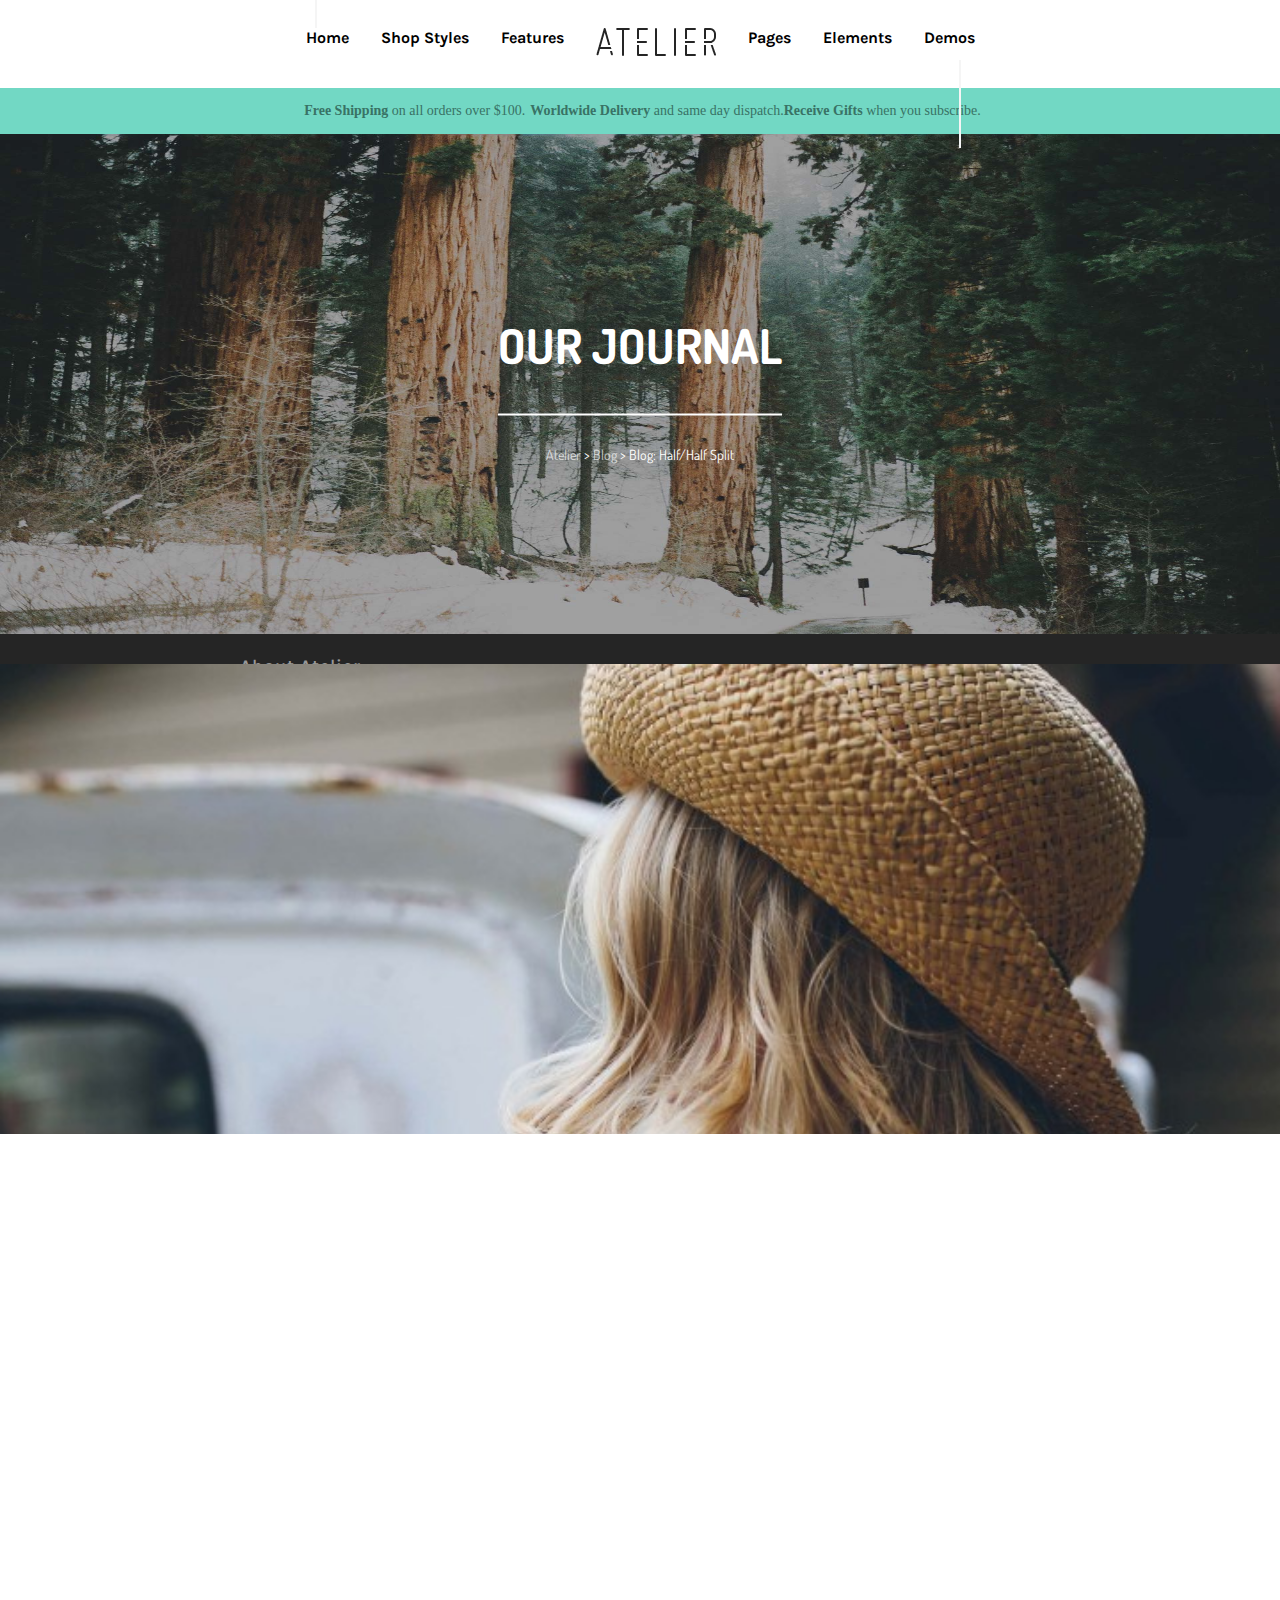
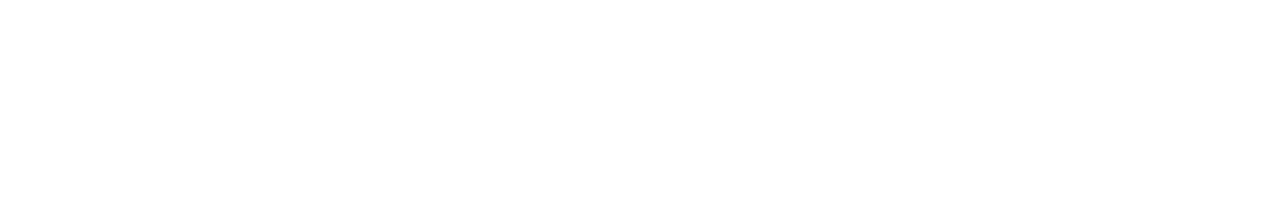
<file: blog.html>
<!DOCTYPE html>
<html lang="en">

<head>
    <meta charset="UTF-8">
    <meta name="viewport" content="width=device-width, initial-scale=1.0">
    <title>Document</title>
    <link href="https://cdn.jsdelivr.net/npm/bootstrap@5.3.2/dist/css/bootstrap.min.css" rel="stylesheet"
        integrity="sha384-T3c6CoIi6uLrA9TneNEoa7RxnatzjcDSCmG1MXxSR1GAsXEV/Dwwykc2MPK8M2HN" crossorigin="anonymous">
    <link rel="stylesheet" href="https://cdnjs.cloudflare.com/ajax/libs/font-awesome/6.5.1/css/all.min.css"
        integrity="sha512-DTOQO9RWCH3ppGqcWaEA1BIZOC6xxalwEsw9c2QQeAIftl+Vegovlnee1c9QX4TctnWMn13TZye+giMm8e2LwA=="
        crossorigin="anonymous" referrerpolicy="no-referrer" />
    <link rel="preconnect" href="https://fonts.googleapis.com">
    <link rel="preconnect" href="https://fonts.gstatic.com" crossorigin>
    <link href="https://fonts.googleapis.com/css2?family=Dosis:wght@300;500&family=Karla:wght@400;600&display=swap"
        rel="stylesheet">
    <link rel="stylesheet" href="assets/scss/style.css">
</head>

<body>
    <header>
        <div class="container-fluid">
            <div class="header row mx-0">
                <div class="header-left col-sm-2 col-3">
                    <div class="left-icon">
                        <i class="fa-solid fa-bars"></i>
                    </div>
                    <div class="icon d-xl-flex d-none">
                        <i class="fa-solid fa-magnifying-glass"></i>
                    </div>
                </div>
                <div class="header-menu col-sm-7 "> 
                    <ul class="main-menu">
                        <li class="nav-item d-xl-flex d-none">
                            <a href="#">Home</a>
                            <div class="menu-item row mx-0">
                                <div class="col-6">
                                    <ul class="dropdown">
                                        <li><a href="#">Landing</a></li>
                                        <li><a href="#">Animated Header</a></li>
                                        <li><a href="#">Tiles Tiles Tiles</a></li>
                                        <li><a href="#">Multi-Masonry</a></li>
                                        <li><a href="#">Modern Classic</a></li>
                                    </ul>
                                </div>
                                <div class="col-6">
                                    <ul class="dropdown">
                                        <li><a href="#">Poster</a></li>
                                        <li><a href="#">Product Focus</a></li>
                                        <li><a href="#">Half/Half Split</a></li>
                                        <li><a href="#">Naked Header + Tiles</a></li>
                                        <li><a href="#">Fullscreen + Masonry</a></li>
                                    </ul>
                                </div>
                            </div>
                        </li>
                        <li class="nav-item  d-xl-flex d-none">
                            <a href="#">Shop Styles</a>
                            <div class="mega-menu row mx-0">
                                <div class="col-3">
                                    <ul class="mega-item">
                                        <li class="item"><a href="#">Shop Styles</a></li>
                                        <li><a href="#">Standard Full-width</a></li>
                                        <li><a href="sidebar.html">Standard w/ sidebar</a></li>
                                        <li><a href="#">Standard w/ right sidebar</a></li>
                                        <li><a href="#">Multi-MAasonry Full-width</a></li>
                                        <li><a href="#">Multi-MAasonry Boxed</a></li>
                                        <li><a href="#">Multiple Mixed Rows</a></li>
                                        <li><a href="#">Product Category Page</a></li>
                                        <li class="border border-0"><a href="#">All Categories</a></li>
                                    </ul>
                                </div>
                                <div class="col-3">
                                    <ul class="mega-item">
                                        <li class="item"><a href="#">Shop Styles Cont.</a></li>
                                        <li><a href="#">Standard 2 Columns</a></li>
                                        <li><a href="#">Standard 4 Columns</a></li>
                                        <li><a href="#">Gallery 4 Columns</a></li>
                                        <li><a href="#">Gallery 3 Columns</a></li>
                                        <li><a href="#">Gallery 4 Columns Alt</a></li>
                                        <li><a href="#">Standard 5 Columns Full-width</a></li>
                                        <li><a href="#">Standard 6 Col Full-width</a></li>
                                        <li class="border border-0"><a href="#">Gallery Bordered Full-width</a></li>
                                    </ul>
                                </div>
                                <div class="col-3">
                                    <ul class="mega-item">
                                        <li class="item"><a href="#">Product Pages</a></li>
                                        <li><a href="product.html">Standard Product</a></li>
                                        <li><a href="#">Extended Product</a></li>
                                        <li><a href="#">Full-Screen Product</a></li>
                                        <li><a href="#">Variable Product</a></li>
                                        <li><a href="#">Grouped Product</a></li>
                                        <li><a href="#">Out of Stock Product</a></li>
                                        <li class="border border-0"><a href="#">Sale Product</a></li>
                                    </ul>
                                </div>
                                <div class="col-3">
                                    <ul class="mega-item">
                                        <li class="item"><a href="#">Misc. Shop Pages</a></li>
                                        <li>
                                            <i class="fa-solid fa-cart-shopping"></i>
                                            <a href="#">Shopping Cart</a>
                                        </li>
                                        <li>
                                            <i class="fa-solid fa-star"></i>
                                            <a href="#">Wishlist</a>
                                        </li>
                                        <li>
                                            <i class="fa-solid fa-truck"></i>
                                            <a href="#">Track Your Order</a>
                                        </li>
                                        <li><a href="#">My Account</a></li>
                                        <li><a href="#">Checkout</a></li>
                                        <li><a href="lookbook.html">Lookbook</a></li>
                                        <li class="border border-0"><a href="#">Catalog Mode</a></li>
                                    </ul>
                                </div>
                            </div>
                        </li>
                        <li class="nav-item  d-xl-flex d-none">
                            <a href="#">Features</a>
                            <div class="sub-megamenu">
                                <ul>
                                    <li><a href="features.html">Stunning Modern Design</a></li>
                                    <li><a href="#">Custom Shop Icon Font</a></li>
                                    <li><a href="#">3 Cart Icon Styles</a></li>
                                    <li><a href="#">5 CSS3 Cart Animations</a></li>
                                    <li><a href="#">Shop View Switcher</a></li>
                                    <li><a href="#">3 Product Page Options</a></li>
                                    <li><a href="#">Total Product Control</a></li>
                                    <li><a href="#">Global Banner</a></li>
                                </ul>
                                <ul>
                                    <li><a href="#">Slick Add to cart Process</a></li>
                                    <li><a href="#">Newsletter / Subcribe B...</a></li>
                                    <li><a href="#">4 Incredible Shop Styles</a></li>
                                    <li><a href="#">Multi-Size Masonry Shop</a></li>
                                    <li><a href="#">Tailored Mobile Experience</a></li>
                                    <li><a href="#">10 Header Options</a></li>
                                    <li><a href="#">14 High-Quality Demos</a></li>
                                    <li><a href="#">3 Page Stylesa</a></li>
                                </ul>
                                <ul>
                                    <li><a href="#">5 Page Header Styles</a></li>
                                    <li><a href="#">Animated Page Header</a></li>
                                    <li><a href="#">Swift or VC Page Builder</a></li>
                                    <li><a href="#">519 Font Awesome Icons</a></li>
                                    <li><a href="#">197 IconMind Icons</a></li>
                                    <li><a href="#">Unlimited Custom Colours</a></li>
                                    <li><a href="#">Demo Content Importer</a></li>
                                    <li><a href="#">Retina-Ready</a></li>
                                </ul>
                                <ul>
                                    <li><a href="#">Free Support & Updates</a></li>
                                    <li><a href="#">Amazing Premium Sliders</a></li>
                                    <li><a href="#">100% Translatable</a></li>
                                    <li><a href="#">Extensive Theme Options</a></li>
                                    <li><a href="#">Loaded With Shortcodes</a></li>
                                    <li><a href="#">671+ Free Google Fonts</a></li>
                                    <li><a href="#">Epic Performance & SEO</a></li>
                                    <li><a href="#">RTL Support</a></li>
                                </ul>
                                <ul>
                                    <li><a href="#">Custom Font Integration</a></li>
                                    <li><a href="#">2 One-Page Nav Styles</a></li>
                                    <li><a href="#">41 CSS3 Animations</a></li>
                                    <li><a href="#">Flexible Mega-Menu</a></li>
                                    <li><a href="#">Multi-function Rows</a></li>
                                    <li><a href="#">Portfolio Options</a></li>
                                    <li><a href="#">Blog Options</a></li>
                                    <li><a href="#">Promo Bar</a></li>
                                </ul>
                            </div>
                        </li>
                        <li class="nav-item"><a href="#"><img src="assets/images/logo.png" alt="logo"></a></li>
                        <li class="nav-item d-xl-flex d-none">
                            <a href="#">Pages</a>
                            <div class="mega-menu row mx-0 ">
                                <div class="col-2">
                                    <ul class="mega-item">
                                        <li class="item"><a href="#">General</a></li>
                                        <li><a href="#">About Me</a></li>
                                        <li><a href="#">About Us</a></li>
                                        <li><a href="#">About Us Alt</a></li>
                                        <li><a href="#">Contact</a></li>
                                        <li><a href="#">Contact Alt</a></li>
                                        <li><a href="#">Contact Alt 2</a></li>
                                        <li class="border border-0"><a href="#">Coming Soon</a></li>
                                    </ul>
                                </div>
                                <div class="col-2">
                                    <ul class="mega-item">
                                        <li class="item"><a href="#">General cont.</a></li>
                                        <li><a href="#">F.A.Q.'s</a></li>
                                        <li><a href="#">Meet the Team</a></li>
                                        <li><a href="#">Size and Fit</a></li>
                                        <li><a href="#">Pricing</a></li>
                                        <li><a href="#">Left Sidebar</a></li>
                                        <li><a href="#">Right Sidebar</a></li>
                                        <li class="border border-0"><a href="#">Maintenance Mode</a></li>
                                    </ul>
                                </div>
                                <div class="col-2">
                                    <ul class="mega-item">
                                        <li class="item"><a href="#">Blog</a></li>
                                        <li><a href="blog.html">Half/Half Split</a></li>
                                        <li><a href="#">Half/Half Split Alt</a></li>
                                        <li><a href="#">Standard with side...</a></li>
                                        <li><a href="#">Standard Alt with s...</a></li>
                                        <li><a href="#">Bold Text Only Style</a></li>
                                        <li class="border border-0"><a href="#">Mini with sidebar</a></li>
                                    </ul>
                                </div>
                                <div class="col-2">
                                    <ul class="mega-item">
                                        <li class="item"><a href="#">Blog cont.</a></li>
                                        <li><a href="#">Masonry Style</a></li>
                                        <li><a href="#">Masonry Full-width</a></li>
                                        <li><a href="#">Masonry Wrapped</a></li>
                                        <li><a href="#">Standard Blog Post</a></li>
                                        <li><a href="#">Detailed Blog Post</a></li>
                                        <li class="border border-0"><a href="#">Half/Half Split Post</a></li>
                                    </ul>
                                </div>
                                <div class="col-2">
                                    <ul class="mega-item">
                                        <li class="item"><a href="#">Portfolio</a></li>
                                        <li><a href="#">3 Column Standard</a></li>
                                        <li><a href="#">3 Column Gallery Alt</a></li>
                                        <li><a href="#">Multi-Size Masonry</a></li>
                                        <li><a href="#">4 Column Gallery</a></li>
                                        <li class="border border-0"><a href="#">4 Column Gallery Alt</a></li>
                                    </ul>
                                </div>
                                <div class="col-2">
                                    <ul class="mega-item">
                                        <li class="item"><a href="#">Portfolio cont.</a></li>
                                        <li><a href="#">4 Column Masonry</a></li>
                                        <li><a href="#">Multi-Size Masonry</a></li>
                                        <li><a href="#">Multi-Size Masonry</a></li>
                                        <li><a href="#">Detailed Post</a></li>
                                        <li class="border border-0"><a href="#">Standard Post</a></li>
                                    </ul>
                                </div>
                            </div>
                        </li>
                        <li class="nav-item  d-xl-flex d-none">
                            <a href="#">Elements</a>
                            <div class="sub-megamenu">
                                <ul class="sub-menu">
                                    <li><a href="#">Animation</a></li>
                                    <li><a href="#">Accordion & Toggles</a></li>
                                    <li><a href="#">Blog</a></li>
                                    <li><a href="#">Boxed Content</a></li>
                                    <li><a href="#">Buttons & Social Icons</a></li>
                                    <li><a href="#">Clients</a></li>
                                    <li><a href="#">Code Snippet</a></li>
                                    <li><a href="#">Columns</a></li>
                                    <li class="border border-0"><a href="#">Countdown</a></li>
                                </ul>
                                <ul class="sub-menu">
                                    <li><a href="#">Counters, Charts & Progr...</a></li>
                                    <li><a href="#">Directory Map</a></li>
                                    <li><a href="#">Divider</a></li>
                                    <li><a href="#">Fullscreen Videos</a></li>
                                    <li><a href="#">Galleries</a></li>
                                    <li><a href="#">Gallery</a></li>
                                    <li><a href="#">Google Maps</a></li>
                                    <li><a href="#">Icon Box</a></li>
                                    <li class="border border-0"><a href="#">Image</a></li>
                                </ul>
                                <ul class="sub-menu">
                                    <li><a href="#">Image Banners</a></li>
                                    <li><a href="#">Lists</a></li>
                                    <li><a href="#">Modals</a></li>
                                    <li><a href="#">Portfolio Carousel</a></li>
                                    <li><a href="#">Pricing Table</a></li>
                                    <li><a href="#">Products</a></li>
                                    <li><a href="#">Products (Mini)</a></li>
                                    <li><a href="#">Promo Bar</a></li>
                                    <li class="border border-0"><a href="#">Quotes</a></li>
                                </ul>
                                <ul class="sub-menu">
                                    <li><a href="#">Recent Posts</a></li>
                                    <li><a href="#">Responsive Visibility</a></li>
                                    <li><a href="#">Revolution Slider</a></li>
                                    <li><a href="#">Rows & Expanding Rows</a></li>
                                    <li><a href="#">Social Grid</a></li>
                                    <li><a href="#">Super Search</a></li>
                                    <li><a href="#">Swift Slider v3</a></li>
                                    <li><a href="#">Tables</a></li>
                                    <li class="border border-0"><a href="#">Tabs</a></li>
                                </ul>
                                <ul class="sub-menu">
                                    <li><a href="#">Team</a></li>
                                    <li><a href="#">Testimonials</a></li>
                                    <li><a href="#">Testimonials Slider</a></li>
                                    <li><a href="#">Tour</a></li>
                                    <li><a href="#">Tweets Sliders</a></li>
                                    <li><a href="#">Typography</a></li>
                                    <li class="border border-0"><a href="#">Video Player</a></li>
                                </ul>
                            </div>
                        </li>
                        <li class="nav-item  d-xl-flex d-none">
                            <a href="#">Demos</a>
                            <div class="image-megamenu">
                                <div class="img-menu">
                                    <a href="#"><img src="assets/images/i-3.jpg" alt="photo"></a>
                                    <p>Alvae EDD</p>
                                </div>
                                <div class="img-menu">
                                    <a href="#"><img src="assets/images/i-1.jpg" alt="photo"></a>
                                    <p>Rebel T-shirts</p>
                                </div>
                                <div class="img-menu">
                                    <a href="#"><img src="assets/images/i-2.jpg" alt="photo"></a>
                                    <p>Vario Preview Slider</p>
                                </div>
                                <div class="img-menu">
                                    <a href="#"><img src="assets/images/i-4.jpg" alt="photo"></a>
                                    <p>Porter Furniture</p>
                                </div>
                                <div class="img-menu">
                                    <a href="#"><img src="assets/images/i-5.jpg" alt="photo"></a>
                                    <p>Flock Furniture</p>
                                </div>
                                <div class="button-menu">
                                    <button>
                                        <a href="#">VIEW ALL</a>
                                    </button>
                                </div>
                            </div>
                        </li>
                    </ul>
                </div>
                <div class="header-right col-3">
                    <div class="right-icon">
                        <i class="icon-dropdown fa-solid fa-cart-plus"></i>
                        <div class="right-dropdown">
                            <p class="mb-0">Your cart is empty.</p>
                        </div>
                        <i class="rightdrp fa-solid fa-clipboard-list d-xl-flex d-none"></i>
                        <div class="right-down">
                            <p class="m-0">Your cart is empty.</p>
                        </div>
                    </div>
                    <div class="user-icon d-xl-flex d-none">
                        <i class="fa-regular fa-user"></i>
                        <div class="drp">
                            <ul class="mb-0">
                                <li><a href="#">Login</a></li>
                                <li><a href="#">Sign Up</a></li>
                                <li class="innerdrp"><a href="#">English</a>
                                    <i class="float-end fa-solid fa-angle-right"></i>
                                    <div class="language">
                                        <ul>
                                            <li><a href="#">DEMO - EXAMPLE PURPOSES</a></li>
                                            <li><a href="#">German</a></li>
                                            <li><a href="#">English</a></li>
                                            <li><a href="#">Spanish</a></li>
                                            <li><a href="#">French</a></li>
                                        </ul>
                                    </div>
                                </li>
                            </ul>
                        </div>
                    </div>
                </div>
            </div>
        </div>
    </header>

    <section id="section">
        <div class="nav-desc row mx-0  d-md-flex ">
            <div class="text d-flex col-md-4 col-12">
                <i class="fa-solid fa-truck"></i>
                <p class="mb-0"><strong>Free Shipping</strong> on all orders over $100.</p>
            </div>
            <div class="text d-flex col-md-4 col-12">
                <i class="fa-solid fa-check"></i>
                <p class="mb-0"><strong>Worldwide Delivery</strong> and same day dispatch.</p>
            </div>
            <div class="text col-md-4 col-12">
                <p class="mb-0"><strong>Receive Gifts</strong> when you subscribe.</p>
            </div>
        </div>
    </section>

    <section>
        <div>
            <div class="fancy-heading row mx-0">
                <div class="page-heading px-0 col-lg-6 col-12">
                    <div class="page-img">
                        <img src="assets/images/i-30.jpg" alt="img">
                        <div class="heading-text">
                            <h1>OUR JOURNAL</h1>
                            <div class="heading-text-border">
                                <a href="#">Atelier</a>
                                <span>></span>
                                <a href="#">Blog</a>
                                <span>></span>
                                <span>Blog: Half/Half Split</span>
                            </div>
                        </div>
                    </div>
                </div>
                <div class="content-divider px-0 col-lg-6 col-12">
                    <div>
                        <div class="row mx-0">
                            <div class="content-divider-wrap col-md-6 col-12">
                                <div class="content-img">
                                    <img src="assets/images/i-25.jpg" alt="img">
                                    <div class="animated-overlay">
                                        <i class="fa-solid fa-chevron-right"></i>
                                    </div>
                                </div>
                                <div class="divide-text">
                                    <h5><a href="#">Sharp looks for 2015</a></h5>
                                    <p class="d-inline">By <a href="#">Atelier</a> / </p>
                                    <p class="excerpt">Lorem ipsum dolor sit amet, consectetur adipiscing elit. Nam viverra
                                        euismod odio, gravida pellentesque urna varius vitae. Sed dui lorem, adipiscing in
                                        adipiscing et, interdum nec metus. Mauris ultricies, justo eu convallis placerat, felis
                                        enim ornare nisi, vitae mattis nulla ante id dui. Ut lectus purus, commodo et tincidunt
                                        vel, interdum sed lectus. Vestibulum adipiscing tempor nisi id elementu sadips ipsums
                                        dolores uns fugiats gravida nam elit vols nulla dolores amet.</p>
                                </div>
                            </div>
                            <div class="content-divider-wrap col-md-6 col-12">
                                <div class="content-img">
                                    <img src="assets/images/i-26.jpg" alt="img">
                                    <div class="animated-overlay">
                                        <i class="fa-solid fa-chevron-right"></i>
                                    </div>
                                </div>
                                <div class="divide-text">
                                    <h5><a href="#">Hot items for the New Year</a></h5>
                                    <p class="d-inline">By <a href="#">Atelier</a> / </p>
                                    <p class="excerpt">Lorem ipsum dolor sit amet, consectetur adipiscing elit. Phasellus posuere mattis ligula id consectetur. Nullam pellentesque blandit dolor, eleifend rhoncus…</p>
                                </div>
                            </div>
                        </div>
                        <div class="row mx-0">
                            <div class="content-divider-wrap col-md-6 col-12">
                                <div class="content-img">
                                    <img src="assets/images/i-31.jpg" alt="img">
                                    <div class="animated-overlay">
                                        <i class="fa-solid fa-chevron-right"></i>
                                    </div>
                                </div>
                                <div class="divide-text">
                                    <h5><a href="#">Hot items for the New Year</a></h5>
                                    <p class="d-inline">By <a href="#">Atelier</a> / </p>
                                    <p class="excerpt">Lorem ipsum dolor sit amet, consectetur adipiscing elit. Nam viverra euismod odio, gravida pellentesque urna varius vitae. Sed dui lorem, adipiscing in adipiscing et, interdum nec metus. Mauris ultricies, justo eu convallis placerat, felis enim ornare nisi, vitae mattis nulla ante id dui. Ut lectus purus, commodo et tincidunt vel, interdum sed lectus. Vestibulum adipiscing tempor nisi id elementu sadips ipsums dolores uns fugiats gravida nam elit vols nulla dolores amet.</p>
                                </div>
                            </div>
                            <div class="content-divider-wrap col-md-6 col-12">
                                <div class="content-img">
                                    <img src="assets/images/i-27.jpg" alt="img">
                                    <div class="animated-overlay">
                                        <i class="fa-solid fa-chevron-right"></i>
                                    </div>
                                </div>
                                <div class="divide-text">
                                    <h5><a href="#">Page Builder Post</a></h5>
                                    <p class="d-inline">By <a href="#">Atelier</a> / </p>
                                    <p class="excerpt">Lorem ipsum dolor sit amet, consectetur adipiscing elit. Phasellus posuere mattis ligula id consectetur. Nullam pellentesque blandit dolor, eleifend rhoncus…</p>
                                </div>
                            </div>
                        </div>
                        <div class="row">
                            <div class="col-6">
                                <div class="quote-excerpt">
                                    <p> “Always read something that will make you look good if you die in the middle of it.”</p>
                                    <p>– P.J O’Rourke.</p>
                                </div>
                            </div>
                            <div class="content-divider-wrap col-md-6 col-12">
                                <div class="divide-text">
                                    <h5><a href="#">Text Only Post  </a></h5>
                                    <p class="d-inline">By <a href="#">Atelier</a></p>
                                    <p class="excerpt">Lorem ipsum dolor sit amet, consectetur adipiscing elit. Integer imperdiet iaculis ipsum aliquet ultricies. Sed a tincidunt enim. Maecenas ultrices…</p>
                                </div>
                            </div>
                        </div>
                    </div>
                </div>
            </div>
        </div>
    </section>

    <footer>
        <div>
            <div class="footer row mx-0">
                <div class="footer-left col-4">
                    <h3>About Atelier</h3>
                    <p>Lorem ipsum dolor sit amet isse potenti. Vesquam ante aliquet lacusemper elit. Cras neque nulla,
                        convallis non commodo et, euismod nonsese.</p>
                    <p>©2024 Atelier · Made with <i class="fa-solid fa-heart"></i>by Swift Ideas.</p>
                </div>
                <div class="footer-icon col-4">
                    <h3>Follow us</h3>
                    <div>
                        <ul class="social-icon">
                            <li class="twitter"><a href="#"><i class="fa-brands fa-twitter"></i></a></li>
                            <li class="facebook"><a href="#"><i class="fa-brands fa-facebook"></i></a></li>
                            <li class="dribble"><a href="#"><i class="fa-brands fa-dribbble"></i></a></li>
                            <li class="youtube"><a href="#"><i class="fa-brands fa-youtube"></i></a></li>
                            <li class="vimeo"><a href="#"><i class="fa-brands fa-vimeo"></i></a></li>
                            <li class="tumblr"><a href="#"><i class="fa-brands fa-tumblr"></i></a></li>
                            <li class="skype"><a href="#"><i class="fa-brands fa-skype"></i></a></li>
                            <li class="linkedin"><a href="#"><i class="fa-brands fa-linkedin"></i></a></li>
                            <li class="google"><a href="#"><i class="fa-brands fa-google-plus"></i></a></li>
                        </ul>
                        <ul class="social-icon">
                            <li class="flickr"><a href="#"><i class="fa-brands fa-flickr"></i></a></li>
                            <li class="pinterest"><a href="#"><i class="fa-brands fa-pinterest"></i></a></li>
                            <li class="fours"><a href="#"><i class="fa-brands fa-foursquare"></i></a></li>
                            <li class="instagram"><a href="#"><i class="fa-brands fa-instagram"></i></a></li>
                            <li class="github"><a href="#"><i class="fa-brands fa-github"></i></a></li>
                            <li class="xing"><a href="#"><i class="fa-brands fa-xing"></i></a></li>
                            <li class="behance"><a href="#"><i class="fa-brands fa-behance"></i></a></li>
                            <li class="cloud"><a href="#"><i class="fa-brands fa-soundcloud"></i></a></li>
                            <li class="rss"><a href="#"><i class="fa-solid fa-rss"></i></a></li>
                        </ul>
                    </div>
                </div>
                <div class="footer-right col-4">
                    <h3>Newsletter</h3>
                    <input type="text" placeholder="Enter your email to subscribe *">
                </div>
            </div>
        </div>
    </footer>
</body>

</html>
</file>
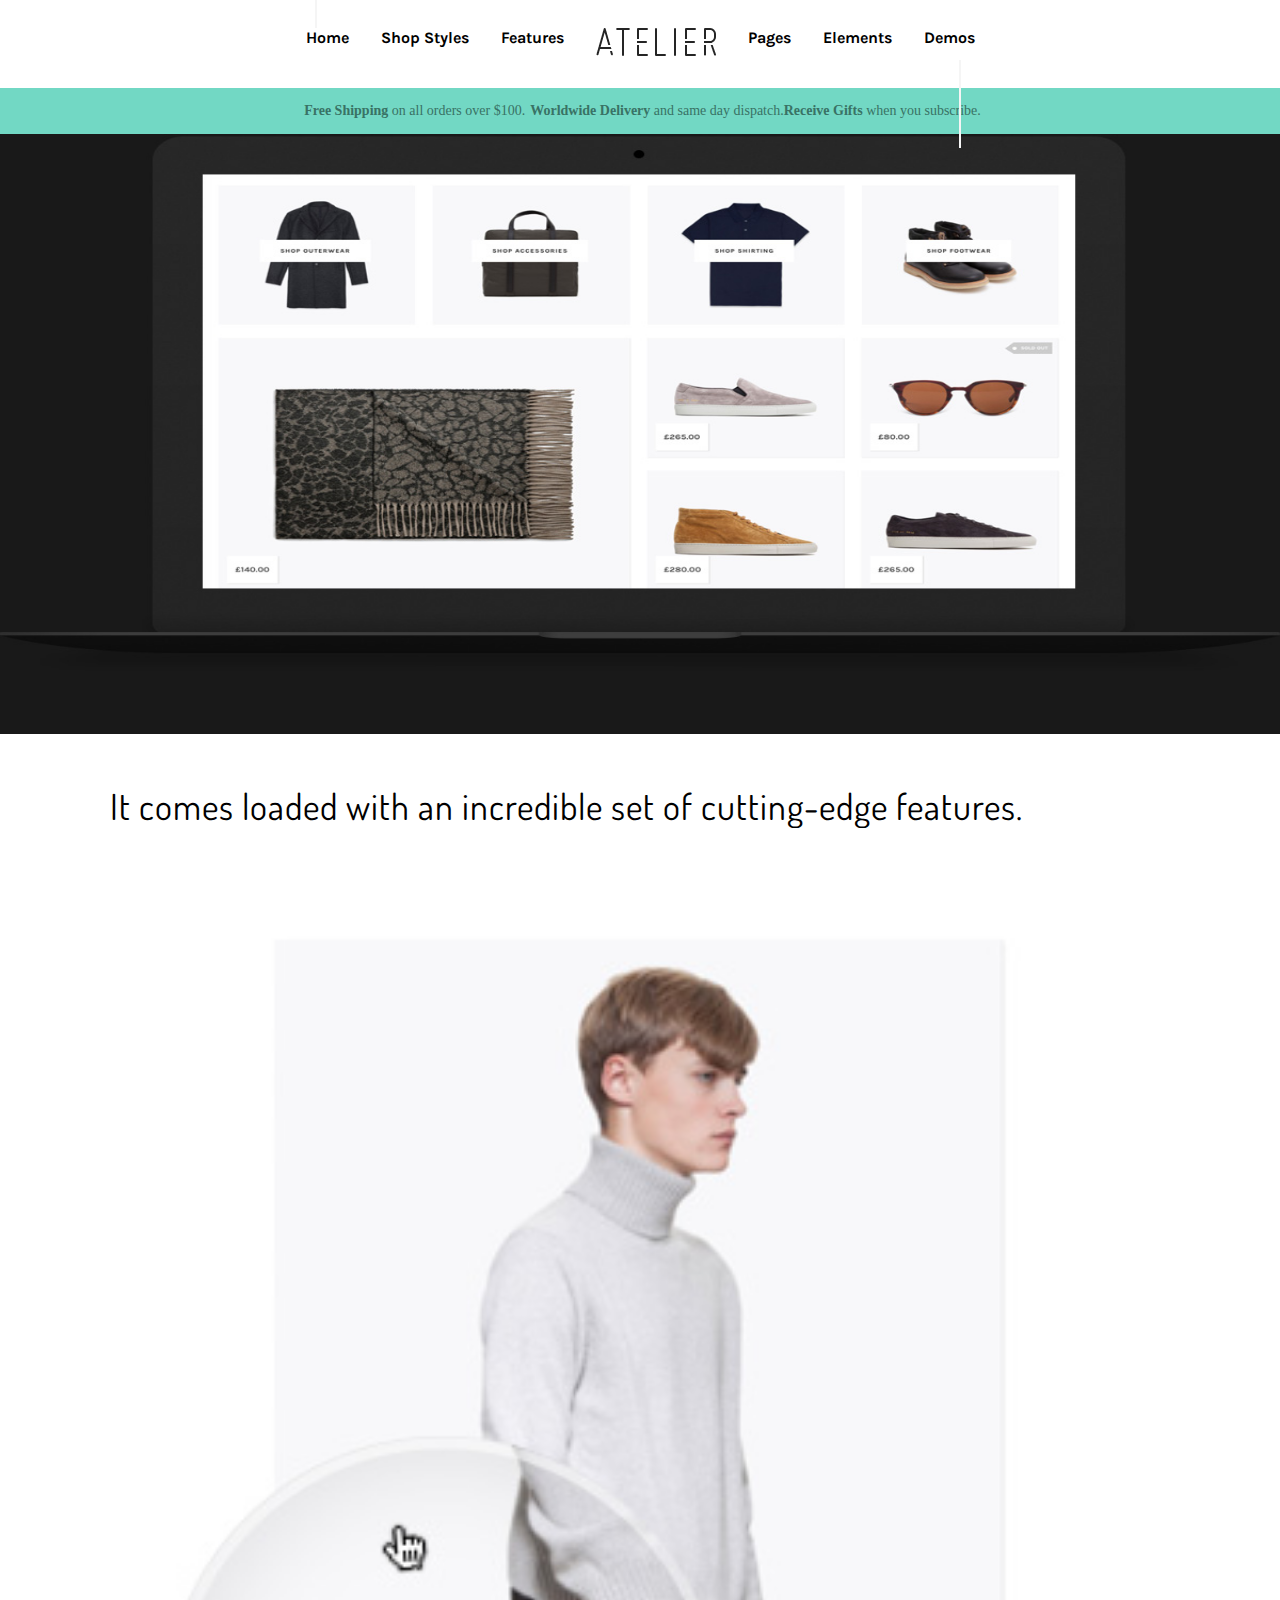
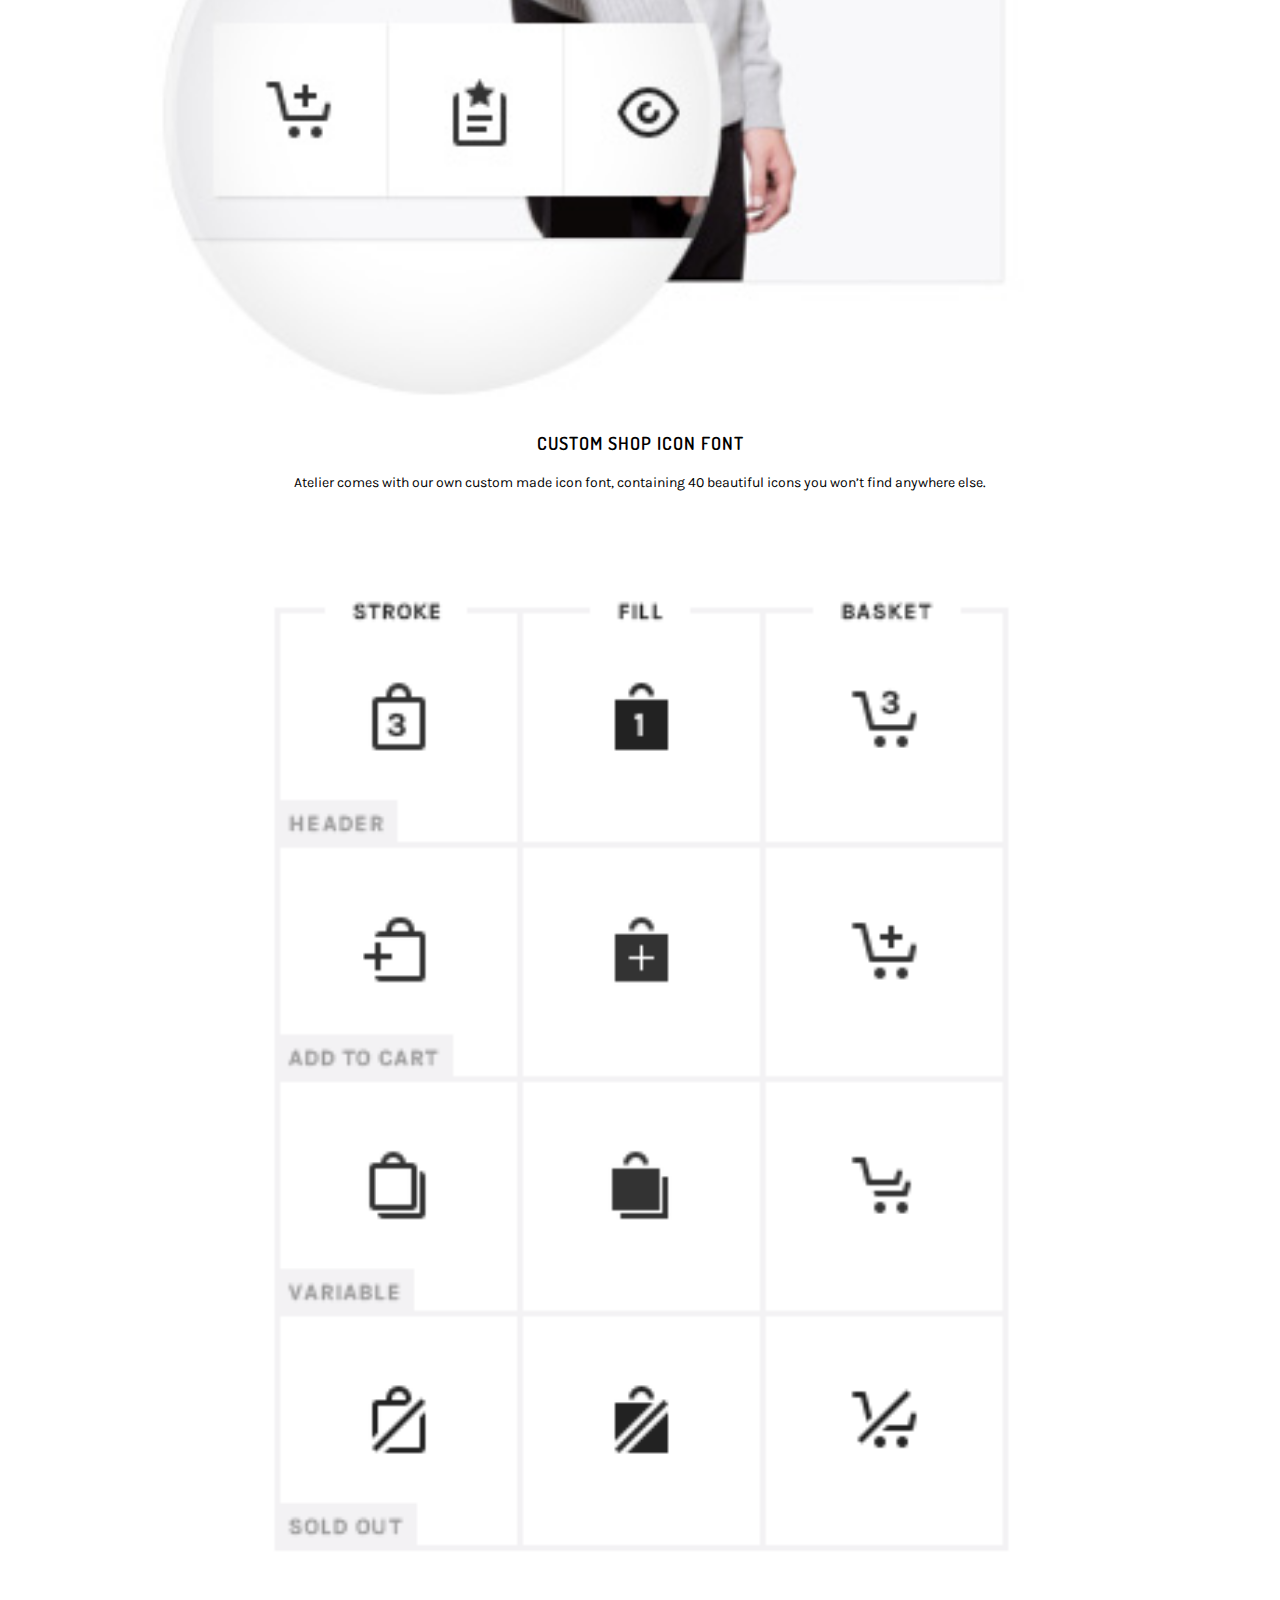
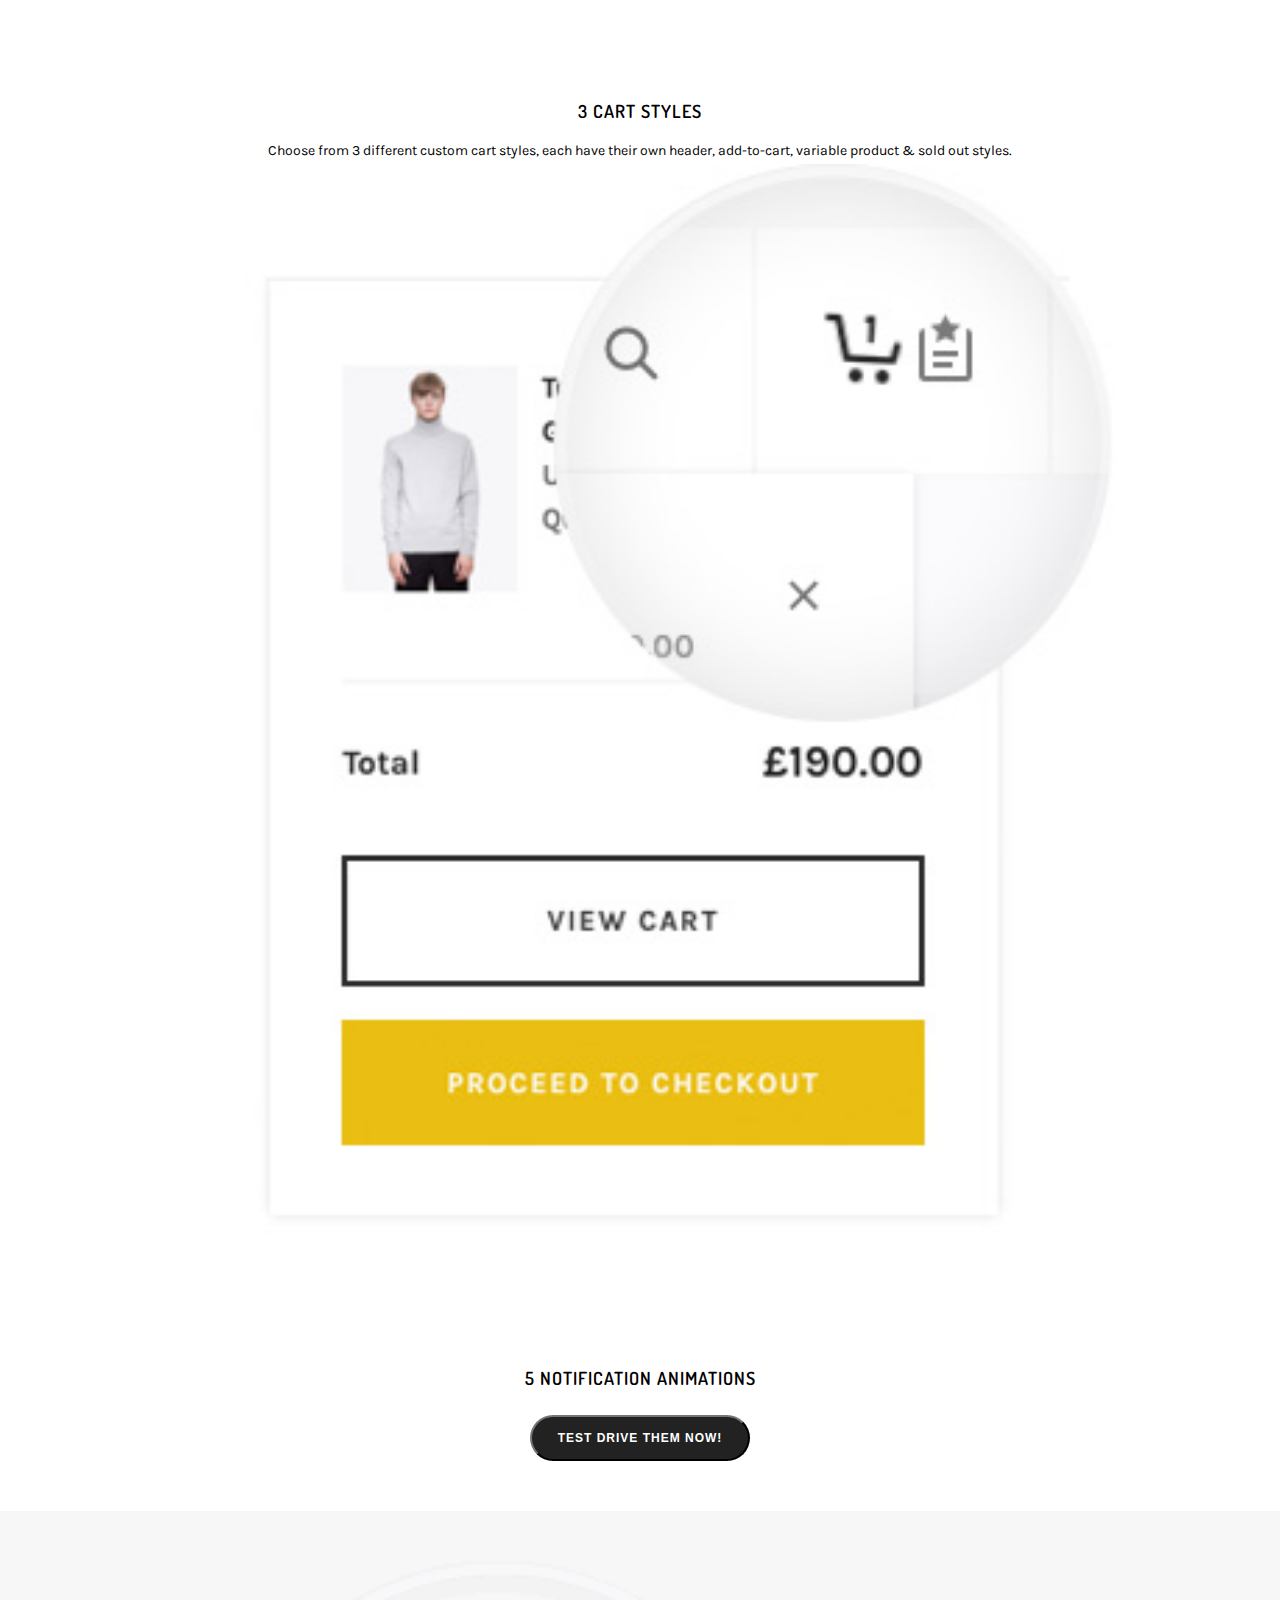
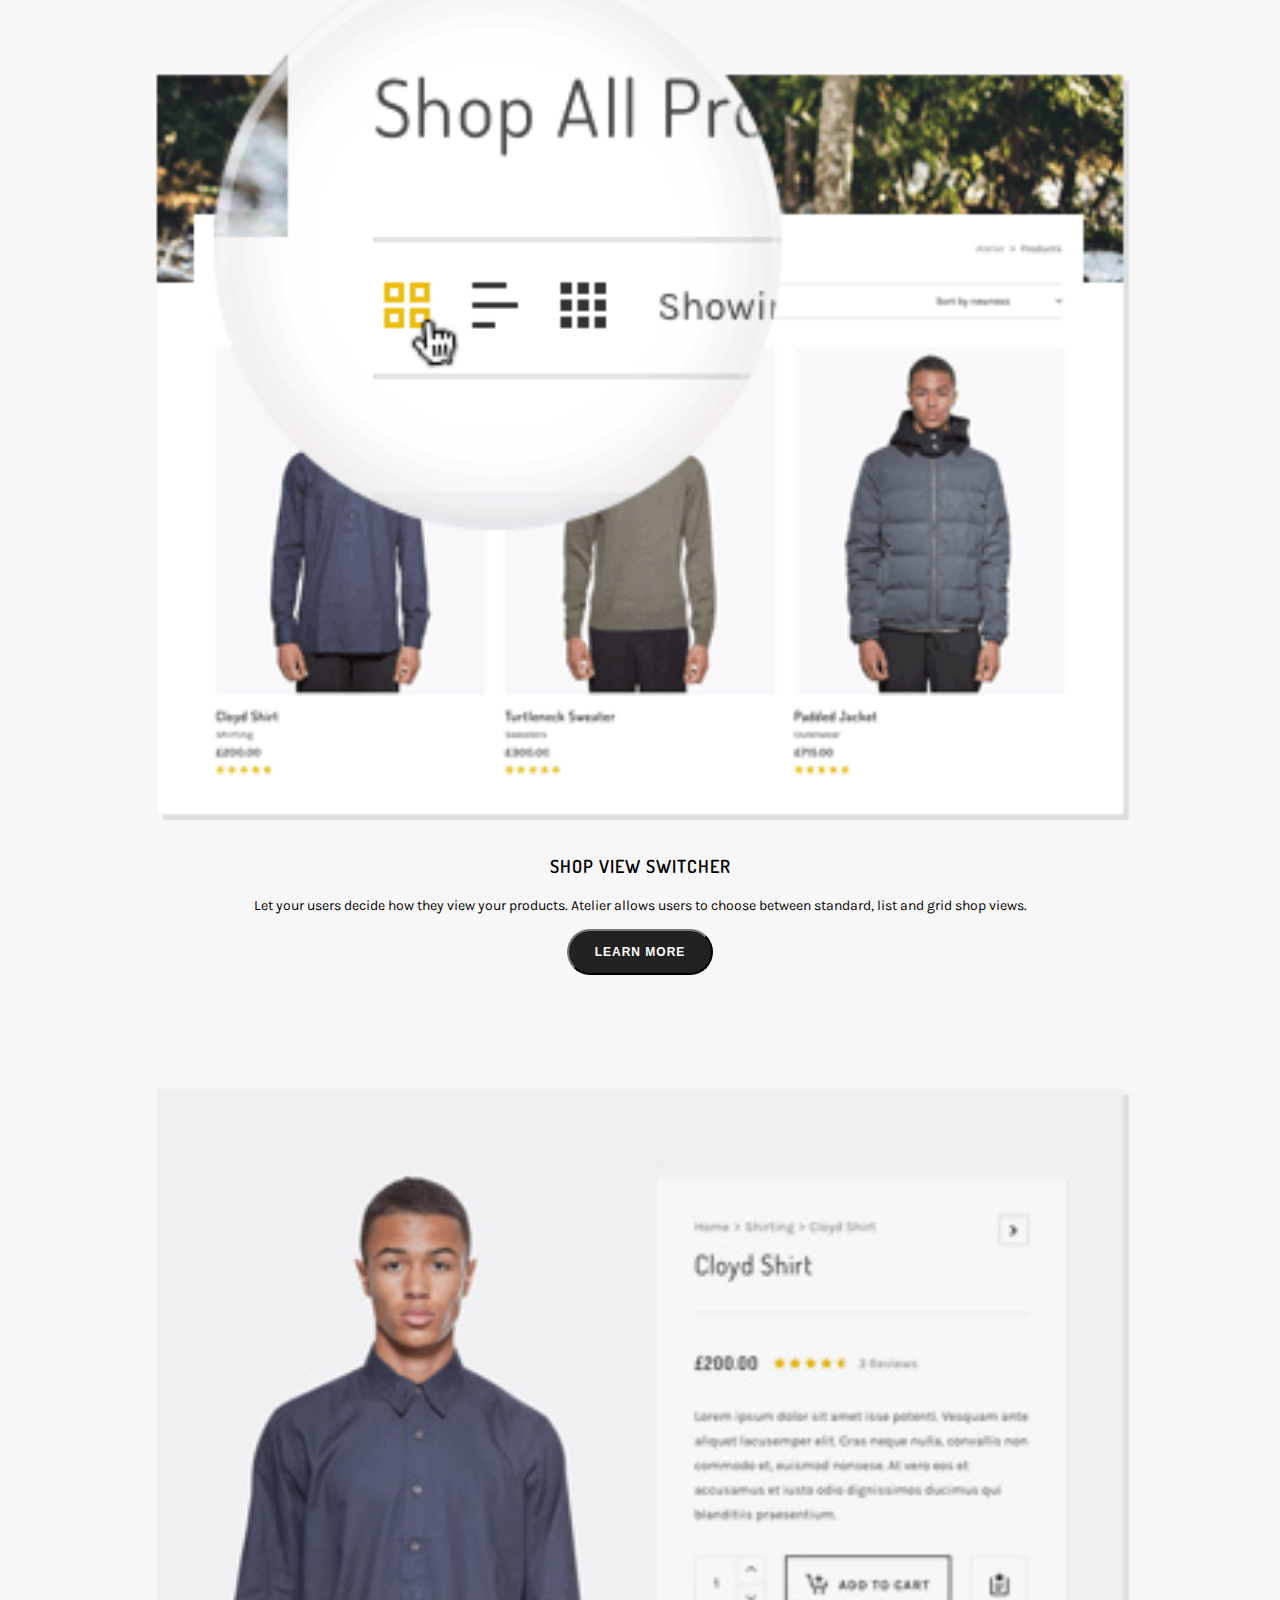
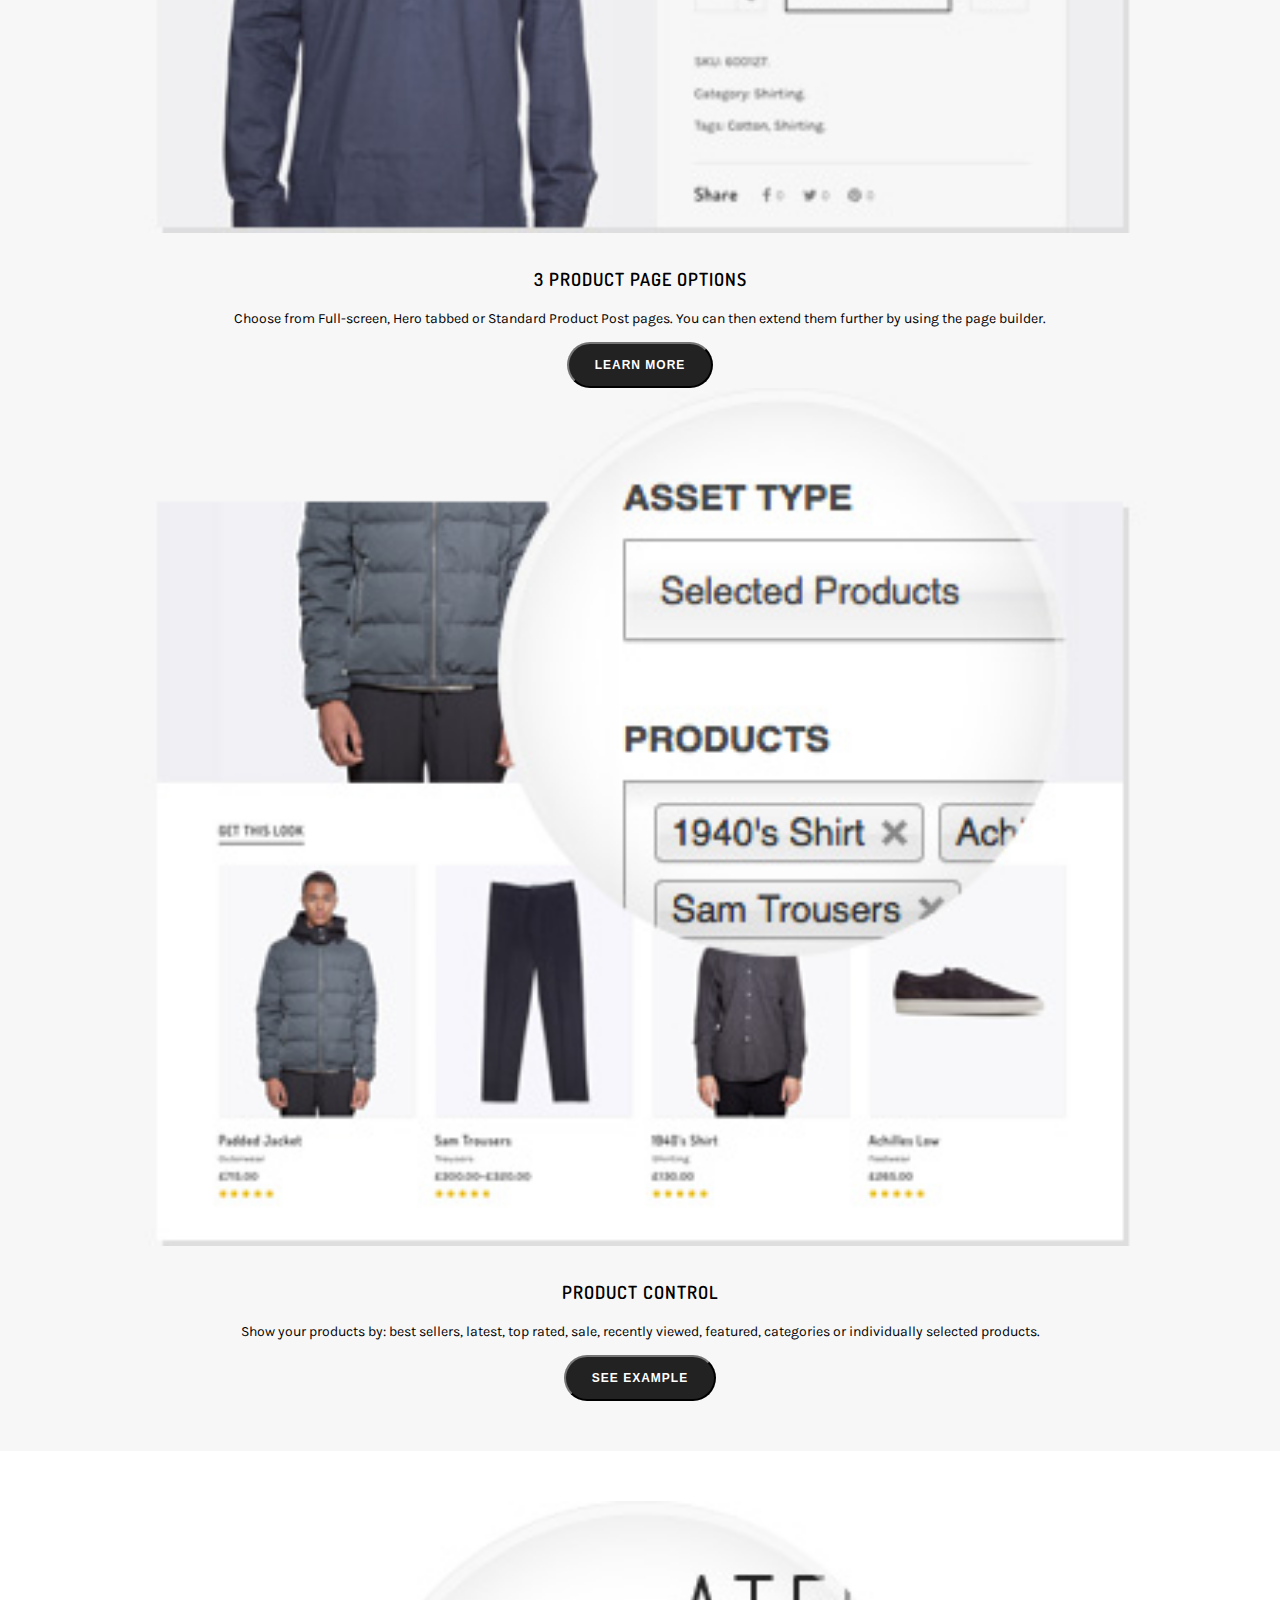
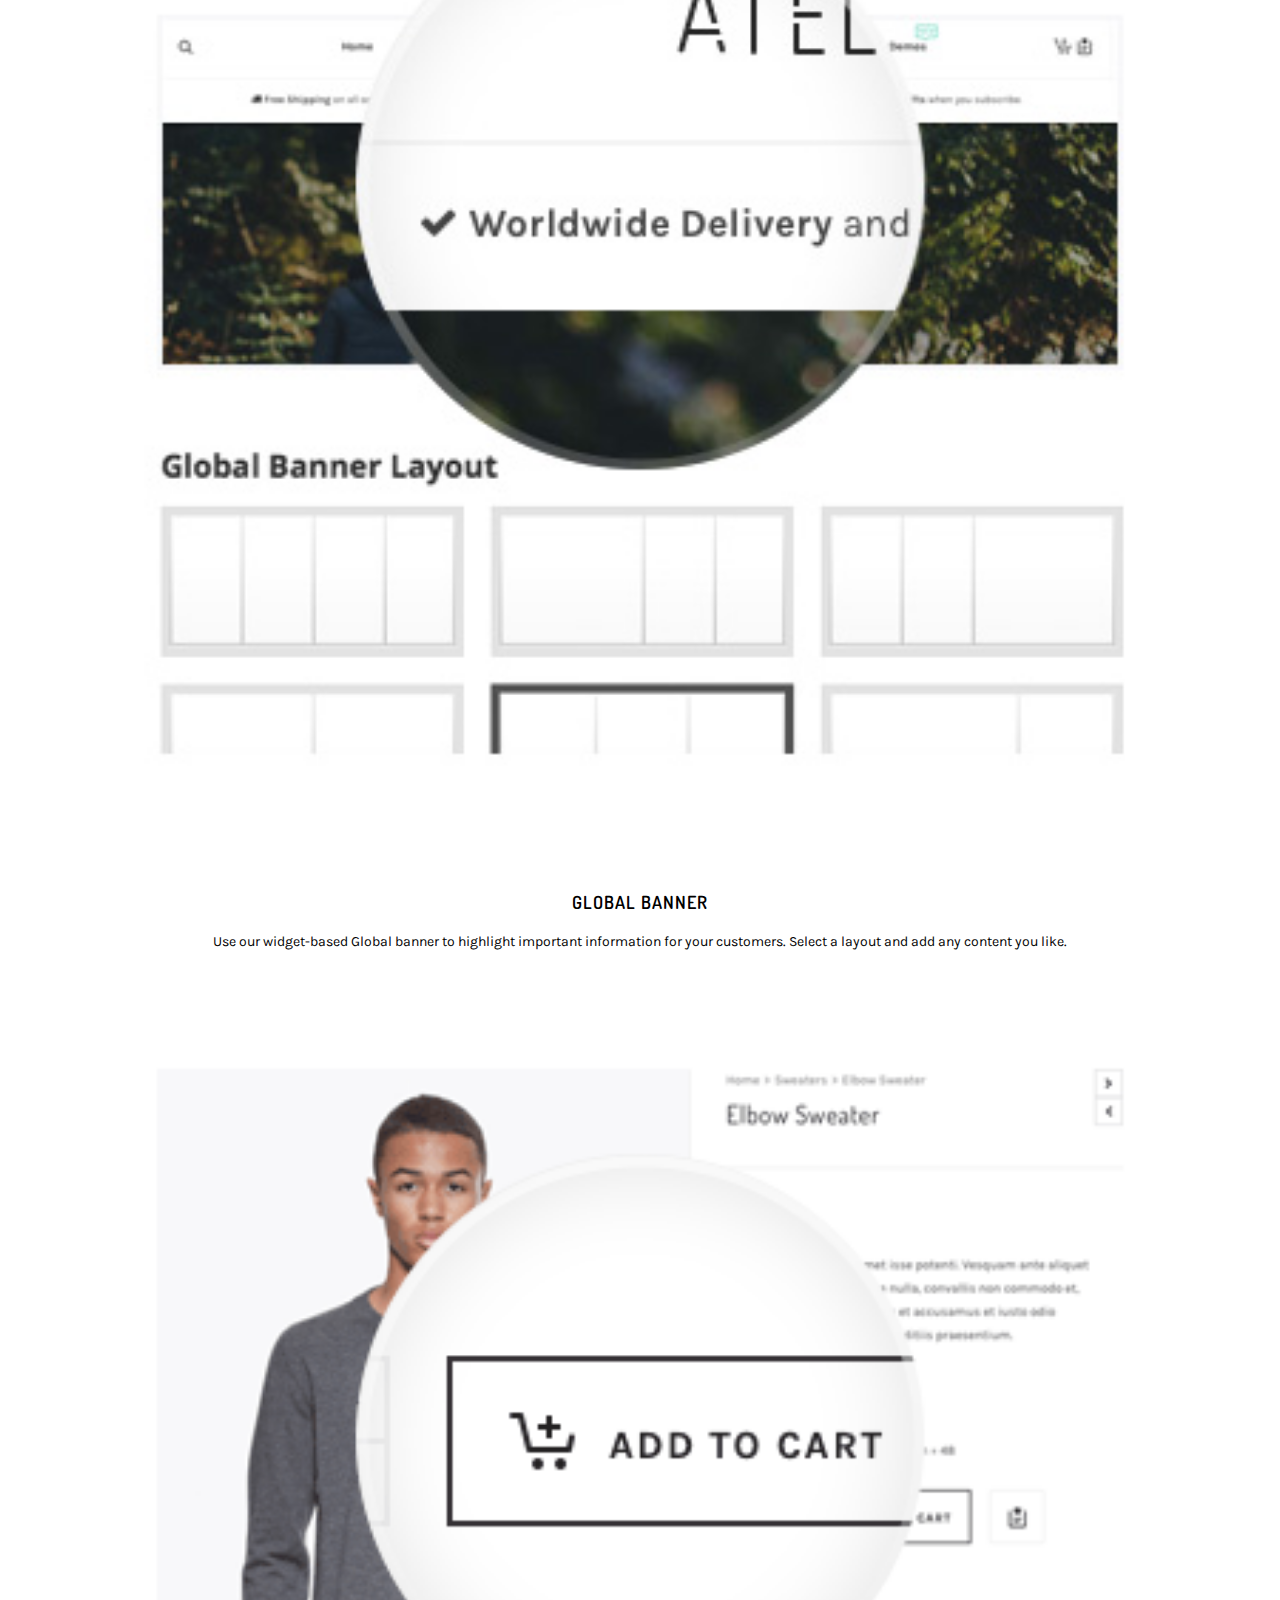
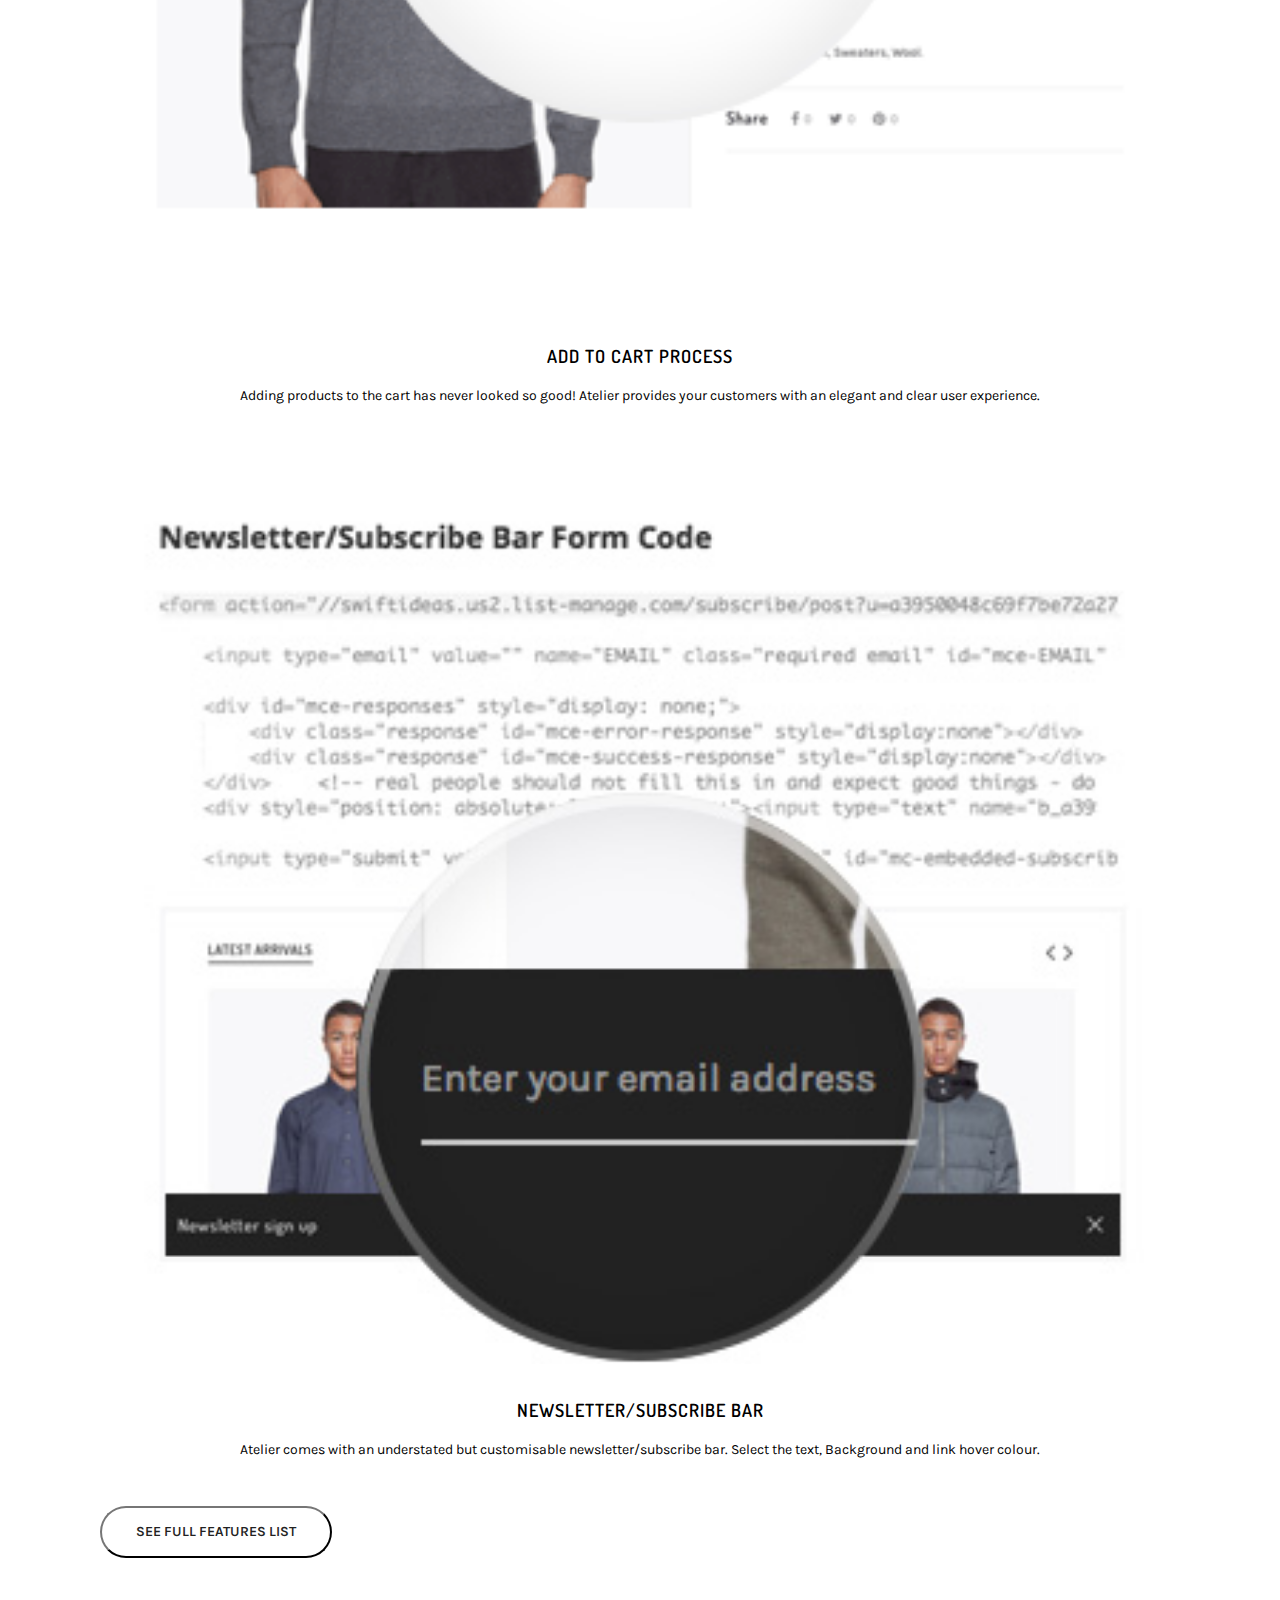
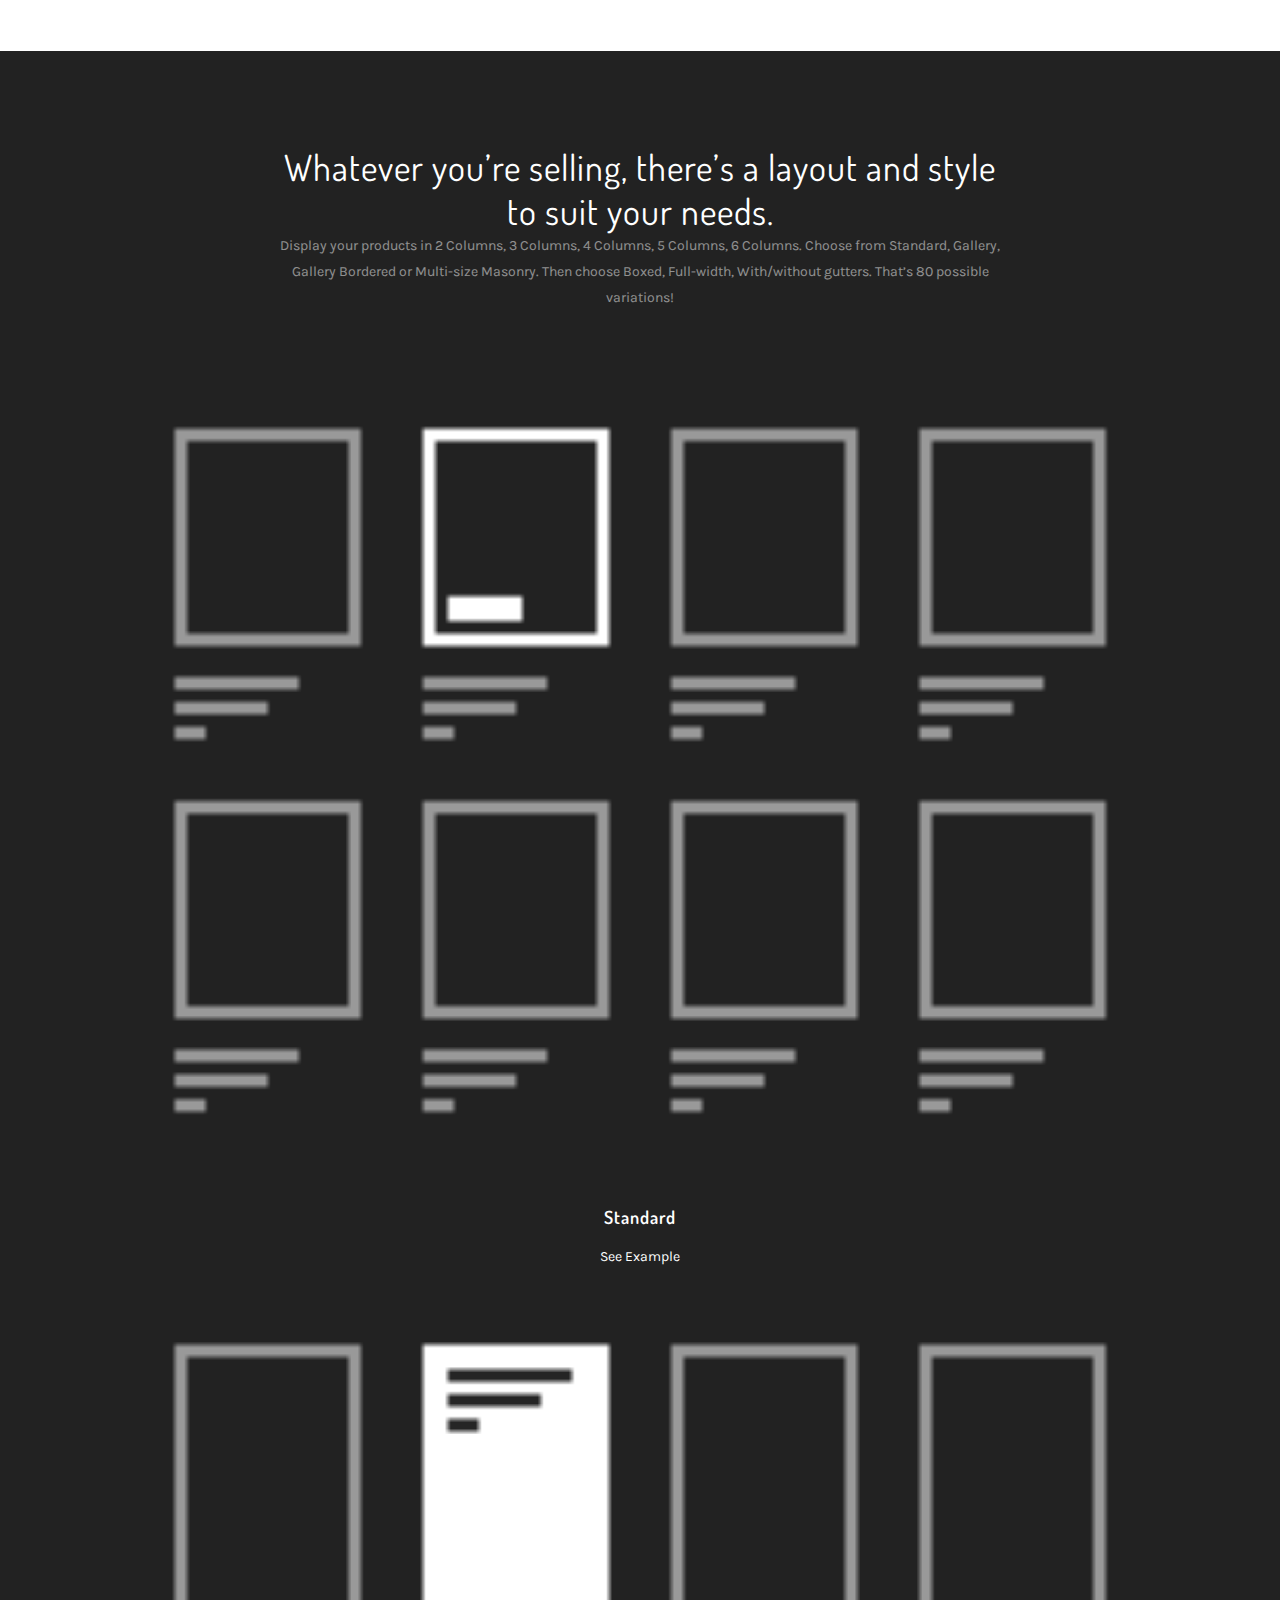
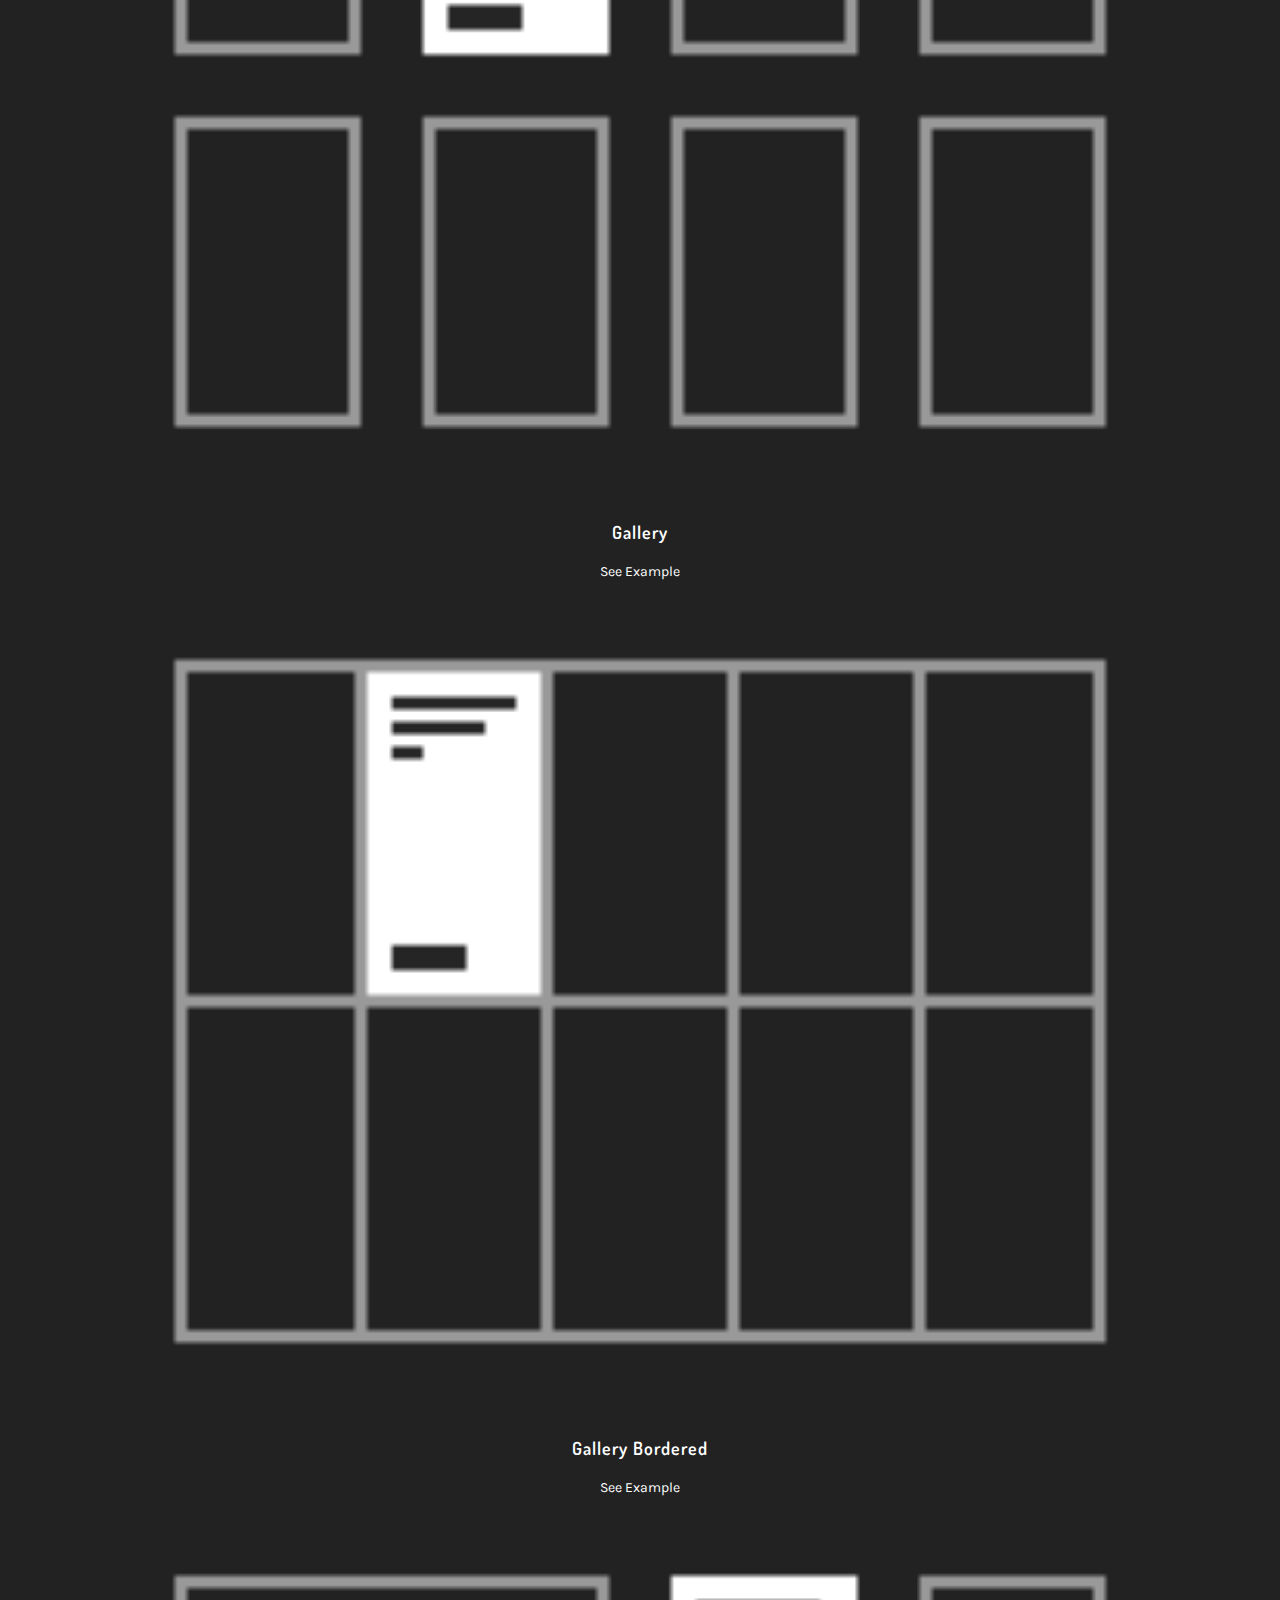
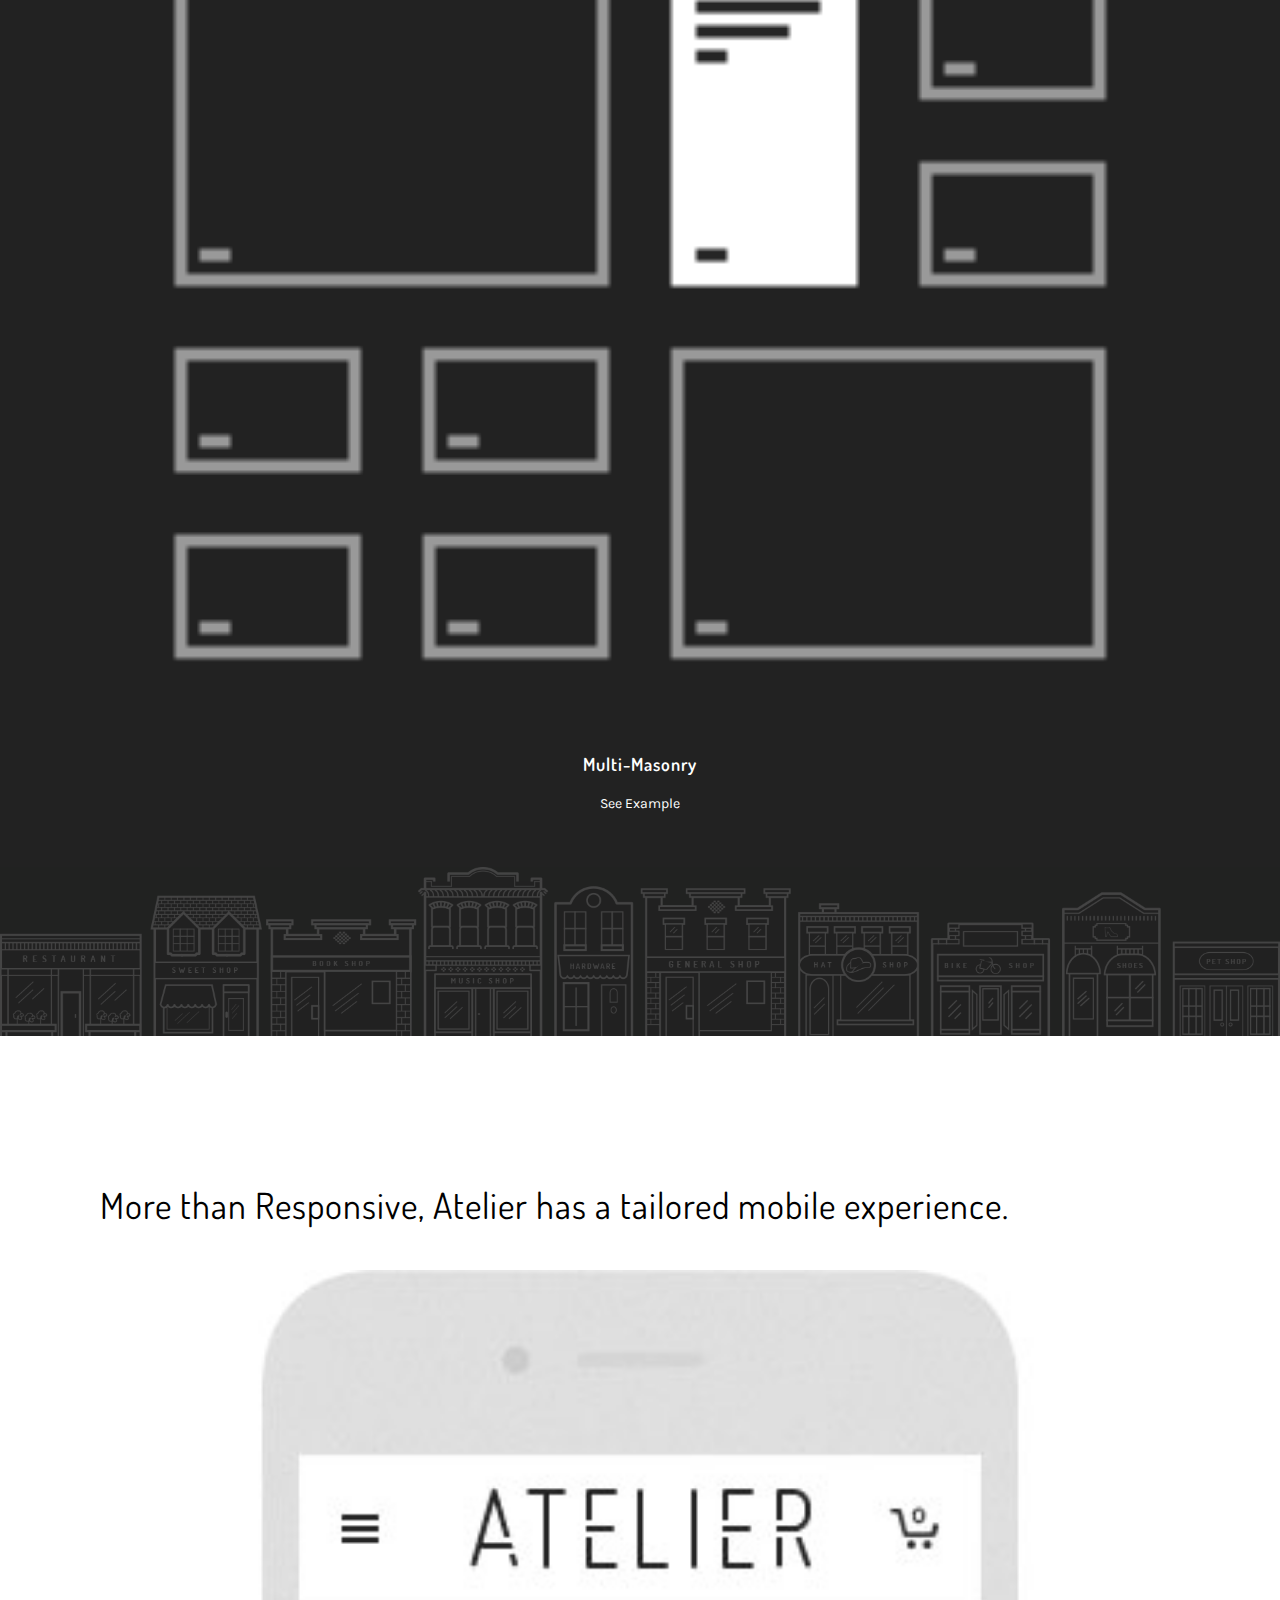
<file: features.html>
<!DOCTYPE html>
<html lang="en">

<head>
    <meta charset="UTF-8">
    <meta name="viewport" content="width=device-width, initial-scale=1.0">
    <title>Document</title>
    <link href="https://cdn.jsdelivr.net/npm/bootstrap@5.3.2/dist/css/bootstrap.min.css" rel="stylesheet"
        integrity="sha384-T3c6CoIi6uLrA9TneNEoa7RxnatzjcDSCmG1MXxSR1GAsXEV/Dwwykc2MPK8M2HN" crossorigin="anonymous">
    <link rel="stylesheet" href="https://cdnjs.cloudflare.com/ajax/libs/font-awesome/6.5.1/css/all.min.css"
        integrity="sha512-DTOQO9RWCH3ppGqcWaEA1BIZOC6xxalwEsw9c2QQeAIftl+Vegovlnee1c9QX4TctnWMn13TZye+giMm8e2LwA=="
        crossorigin="anonymous" referrerpolicy="no-referrer" />
    <link rel="preconnect" href="https://fonts.googleapis.com">
    <link rel="preconnect" href="https://fonts.gstatic.com" crossorigin>
    <link href="https://fonts.googleapis.com/css2?family=Dosis:wght@300;500&family=Karla:wght@400;600&display=swap"
        rel="stylesheet">
    <link rel="stylesheet" href="assets/scss/style.css">
</head>

<body>

    <header>
        <div class="container-fluid">
            <div class="header row mx-0">
                <div class="header-left col-sm-2 col-3">
                    <div class="left-icon">
                        <i class="fa-solid fa-bars"></i>
                    </div>
                    <div class="icon d-xl-flex d-none">
                        <i class="fa-solid fa-magnifying-glass"></i>
                    </div>
                </div>
                <div class="header-menu col-sm-7 "> 
                    <ul class="main-menu">
                        <li class="nav-item d-xl-flex d-none">
                            <a href="#">Home</a>
                            <div class="menu-item row mx-0">
                                <div class="col-6">
                                    <ul class="dropdown">
                                        <li><a href="#">Landing</a></li>
                                        <li><a href="#">Animated Header</a></li>
                                        <li><a href="#">Tiles Tiles Tiles</a></li>
                                        <li><a href="#">Multi-Masonry</a></li>
                                        <li><a href="#">Modern Classic</a></li>
                                    </ul>
                                </div>
                                <div class="col-6">
                                    <ul class="dropdown">
                                        <li><a href="#">Poster</a></li>
                                        <li><a href="#">Product Focus</a></li>
                                        <li><a href="#">Half/Half Split</a></li>
                                        <li><a href="#">Naked Header + Tiles</a></li>
                                        <li><a href="#">Fullscreen + Masonry</a></li>
                                    </ul>
                                </div>
                            </div>
                        </li>
                        <li class="nav-item  d-xl-flex d-none">
                            <a href="#">Shop Styles</a>
                            <div class="mega-menu row mx-0">
                                <div class="col-3">
                                    <ul class="mega-item">
                                        <li class="item"><a href="#">Shop Styles</a></li>
                                        <li><a href="#">Standard Full-width</a></li>
                                        <li><a href="sidebar.html">Standard w/ sidebar</a></li>
                                        <li><a href="#">Standard w/ right sidebar</a></li>
                                        <li><a href="#">Multi-MAasonry Full-width</a></li>
                                        <li><a href="#">Multi-MAasonry Boxed</a></li>
                                        <li><a href="#">Multiple Mixed Rows</a></li>
                                        <li><a href="#">Product Category Page</a></li>
                                        <li class="border border-0"><a href="#">All Categories</a></li>
                                    </ul>
                                </div>
                                <div class="col-3">
                                    <ul class="mega-item">
                                        <li class="item"><a href="#">Shop Styles Cont.</a></li>
                                        <li><a href="#">Standard 2 Columns</a></li>
                                        <li><a href="#">Standard 4 Columns</a></li>
                                        <li><a href="#">Gallery 4 Columns</a></li>
                                        <li><a href="#">Gallery 3 Columns</a></li>
                                        <li><a href="#">Gallery 4 Columns Alt</a></li>
                                        <li><a href="#">Standard 5 Columns Full-width</a></li>
                                        <li><a href="#">Standard 6 Col Full-width</a></li>
                                        <li class="border border-0"><a href="#">Gallery Bordered Full-width</a></li>
                                    </ul>
                                </div>
                                <div class="col-3">
                                    <ul class="mega-item">
                                        <li class="item"><a href="#">Product Pages</a></li>
                                        <li><a href="product.html">Standard Product</a></li>
                                        <li><a href="#">Extended Product</a></li>
                                        <li><a href="#">Full-Screen Product</a></li>
                                        <li><a href="#">Variable Product</a></li>
                                        <li><a href="#">Grouped Product</a></li>
                                        <li><a href="#">Out of Stock Product</a></li>
                                        <li class="border border-0"><a href="#">Sale Product</a></li>
                                    </ul>
                                </div>
                                <div class="col-3">
                                    <ul class="mega-item">
                                        <li class="item"><a href="#">Misc. Shop Pages</a></li>
                                        <li>
                                            <i class="fa-solid fa-cart-shopping"></i>
                                            <a href="#">Shopping Cart</a>
                                        </li>
                                        <li>
                                            <i class="fa-solid fa-star"></i>
                                            <a href="#">Wishlist</a>
                                        </li>
                                        <li>
                                            <i class="fa-solid fa-truck"></i>
                                            <a href="#">Track Your Order</a>
                                        </li>
                                        <li><a href="#">My Account</a></li>
                                        <li><a href="#">Checkout</a></li>
                                        <li><a href="lookbook.html">Lookbook</a></li>
                                        <li class="border border-0"><a href="#">Catalog Mode</a></li>
                                    </ul>
                                </div>
                            </div>
                        </li>
                        <li class="nav-item  d-xl-flex d-none">
                            <a href="#">Features</a>
                            <div class="sub-megamenu">
                                <ul>
                                    <li><a href="features.html">Stunning Modern Design</a></li>
                                    <li><a href="#">Custom Shop Icon Font</a></li>
                                    <li><a href="#">3 Cart Icon Styles</a></li>
                                    <li><a href="#">5 CSS3 Cart Animations</a></li>
                                    <li><a href="#">Shop View Switcher</a></li>
                                    <li><a href="#">3 Product Page Options</a></li>
                                    <li><a href="#">Total Product Control</a></li>
                                    <li><a href="#">Global Banner</a></li>
                                </ul>
                                <ul>
                                    <li><a href="#">Slick Add to cart Process</a></li>
                                    <li><a href="#">Newsletter / Subcribe B...</a></li>
                                    <li><a href="#">4 Incredible Shop Styles</a></li>
                                    <li><a href="#">Multi-Size Masonry Shop</a></li>
                                    <li><a href="#">Tailored Mobile Experience</a></li>
                                    <li><a href="#">10 Header Options</a></li>
                                    <li><a href="#">14 High-Quality Demos</a></li>
                                    <li><a href="#">3 Page Stylesa</a></li>
                                </ul>
                                <ul>
                                    <li><a href="#">5 Page Header Styles</a></li>
                                    <li><a href="#">Animated Page Header</a></li>
                                    <li><a href="#">Swift or VC Page Builder</a></li>
                                    <li><a href="#">519 Font Awesome Icons</a></li>
                                    <li><a href="#">197 IconMind Icons</a></li>
                                    <li><a href="#">Unlimited Custom Colours</a></li>
                                    <li><a href="#">Demo Content Importer</a></li>
                                    <li><a href="#">Retina-Ready</a></li>
                                </ul>
                                <ul>
                                    <li><a href="#">Free Support & Updates</a></li>
                                    <li><a href="#">Amazing Premium Sliders</a></li>
                                    <li><a href="#">100% Translatable</a></li>
                                    <li><a href="#">Extensive Theme Options</a></li>
                                    <li><a href="#">Loaded With Shortcodes</a></li>
                                    <li><a href="#">671+ Free Google Fonts</a></li>
                                    <li><a href="#">Epic Performance & SEO</a></li>
                                    <li><a href="#">RTL Support</a></li>
                                </ul>
                                <ul>
                                    <li><a href="#">Custom Font Integration</a></li>
                                    <li><a href="#">2 One-Page Nav Styles</a></li>
                                    <li><a href="#">41 CSS3 Animations</a></li>
                                    <li><a href="#">Flexible Mega-Menu</a></li>
                                    <li><a href="#">Multi-function Rows</a></li>
                                    <li><a href="#">Portfolio Options</a></li>
                                    <li><a href="#">Blog Options</a></li>
                                    <li><a href="#">Promo Bar</a></li>
                                </ul>
                            </div>
                        </li>
                        <li class="nav-item"><a href="#"><img src="assets/images/logo.png" alt="logo"></a></li>
                        <li class="nav-item d-xl-flex d-none">
                            <a href="#">Pages</a>
                            <div class="mega-menu row mx-0 ">
                                <div class="col-2">
                                    <ul class="mega-item">
                                        <li class="item"><a href="#">General</a></li>
                                        <li><a href="#">About Me</a></li>
                                        <li><a href="#">About Us</a></li>
                                        <li><a href="#">About Us Alt</a></li>
                                        <li><a href="#">Contact</a></li>
                                        <li><a href="#">Contact Alt</a></li>
                                        <li><a href="#">Contact Alt 2</a></li>
                                        <li class="border border-0"><a href="#">Coming Soon</a></li>
                                    </ul>
                                </div>
                                <div class="col-2">
                                    <ul class="mega-item">
                                        <li class="item"><a href="#">General cont.</a></li>
                                        <li><a href="#">F.A.Q.'s</a></li>
                                        <li><a href="#">Meet the Team</a></li>
                                        <li><a href="#">Size and Fit</a></li>
                                        <li><a href="#">Pricing</a></li>
                                        <li><a href="#">Left Sidebar</a></li>
                                        <li><a href="#">Right Sidebar</a></li>
                                        <li class="border border-0"><a href="#">Maintenance Mode</a></li>
                                    </ul>
                                </div>
                                <div class="col-2">
                                    <ul class="mega-item">
                                        <li class="item"><a href="#">Blog</a></li>
                                        <li><a href="blog.html">Half/Half Split</a></li>
                                        <li><a href="#">Half/Half Split Alt</a></li>
                                        <li><a href="#">Standard with side...</a></li>
                                        <li><a href="#">Standard Alt with s...</a></li>
                                        <li><a href="#">Bold Text Only Style</a></li>
                                        <li class="border border-0"><a href="#">Mini with sidebar</a></li>
                                    </ul>
                                </div>
                                <div class="col-2">
                                    <ul class="mega-item">
                                        <li class="item"><a href="#">Blog cont.</a></li>
                                        <li><a href="#">Masonry Style</a></li>
                                        <li><a href="#">Masonry Full-width</a></li>
                                        <li><a href="#">Masonry Wrapped</a></li>
                                        <li><a href="#">Standard Blog Post</a></li>
                                        <li><a href="#">Detailed Blog Post</a></li>
                                        <li class="border border-0"><a href="#">Half/Half Split Post</a></li>
                                    </ul>
                                </div>
                                <div class="col-2">
                                    <ul class="mega-item">
                                        <li class="item"><a href="#">Portfolio</a></li>
                                        <li><a href="#">3 Column Standard</a></li>
                                        <li><a href="#">3 Column Gallery Alt</a></li>
                                        <li><a href="#">Multi-Size Masonry</a></li>
                                        <li><a href="#">4 Column Gallery</a></li>
                                        <li class="border border-0"><a href="#">4 Column Gallery Alt</a></li>
                                    </ul>
                                </div>
                                <div class="col-2">
                                    <ul class="mega-item">
                                        <li class="item"><a href="#">Portfolio cont.</a></li>
                                        <li><a href="#">4 Column Masonry</a></li>
                                        <li><a href="#">Multi-Size Masonry</a></li>
                                        <li><a href="#">Multi-Size Masonry</a></li>
                                        <li><a href="#">Detailed Post</a></li>
                                        <li class="border border-0"><a href="#">Standard Post</a></li>
                                    </ul>
                                </div>
                            </div>
                        </li>
                        <li class="nav-item  d-xl-flex d-none">
                            <a href="#">Elements</a>
                            <div class="sub-megamenu">
                                <ul class="sub-menu">
                                    <li><a href="#">Animation</a></li>
                                    <li><a href="#">Accordion & Toggles</a></li>
                                    <li><a href="#">Blog</a></li>
                                    <li><a href="#">Boxed Content</a></li>
                                    <li><a href="#">Buttons & Social Icons</a></li>
                                    <li><a href="#">Clients</a></li>
                                    <li><a href="#">Code Snippet</a></li>
                                    <li><a href="#">Columns</a></li>
                                    <li class="border border-0"><a href="#">Countdown</a></li>
                                </ul>
                                <ul class="sub-menu">
                                    <li><a href="#">Counters, Charts & Progr...</a></li>
                                    <li><a href="#">Directory Map</a></li>
                                    <li><a href="#">Divider</a></li>
                                    <li><a href="#">Fullscreen Videos</a></li>
                                    <li><a href="#">Galleries</a></li>
                                    <li><a href="#">Gallery</a></li>
                                    <li><a href="#">Google Maps</a></li>
                                    <li><a href="#">Icon Box</a></li>
                                    <li class="border border-0"><a href="#">Image</a></li>
                                </ul>
                                <ul class="sub-menu">
                                    <li><a href="#">Image Banners</a></li>
                                    <li><a href="#">Lists</a></li>
                                    <li><a href="#">Modals</a></li>
                                    <li><a href="#">Portfolio Carousel</a></li>
                                    <li><a href="#">Pricing Table</a></li>
                                    <li><a href="#">Products</a></li>
                                    <li><a href="#">Products (Mini)</a></li>
                                    <li><a href="#">Promo Bar</a></li>
                                    <li class="border border-0"><a href="#">Quotes</a></li>
                                </ul>
                                <ul class="sub-menu">
                                    <li><a href="#">Recent Posts</a></li>
                                    <li><a href="#">Responsive Visibility</a></li>
                                    <li><a href="#">Revolution Slider</a></li>
                                    <li><a href="#">Rows & Expanding Rows</a></li>
                                    <li><a href="#">Social Grid</a></li>
                                    <li><a href="#">Super Search</a></li>
                                    <li><a href="#">Swift Slider v3</a></li>
                                    <li><a href="#">Tables</a></li>
                                    <li class="border border-0"><a href="#">Tabs</a></li>
                                </ul>
                                <ul class="sub-menu">
                                    <li><a href="#">Team</a></li>
                                    <li><a href="#">Testimonials</a></li>
                                    <li><a href="#">Testimonials Slider</a></li>
                                    <li><a href="#">Tour</a></li>
                                    <li><a href="#">Tweets Sliders</a></li>
                                    <li><a href="#">Typography</a></li>
                                    <li class="border border-0"><a href="#">Video Player</a></li>
                                </ul>
                            </div>
                        </li>
                        <li class="nav-item  d-xl-flex d-none">
                            <a href="#">Demos</a>
                            <div class="image-megamenu">
                                <div class="img-menu">
                                    <a href="#"><img src="assets/images/i-3.jpg" alt="photo"></a>
                                    <p>Alvae EDD</p>
                                </div>
                                <div class="img-menu">
                                    <a href="#"><img src="assets/images/i-1.jpg" alt="photo"></a>
                                    <p>Rebel T-shirts</p>
                                </div>
                                <div class="img-menu">
                                    <a href="#"><img src="assets/images/i-2.jpg" alt="photo"></a>
                                    <p>Vario Preview Slider</p>
                                </div>
                                <div class="img-menu">
                                    <a href="#"><img src="assets/images/i-4.jpg" alt="photo"></a>
                                    <p>Porter Furniture</p>
                                </div>
                                <div class="img-menu">
                                    <a href="#"><img src="assets/images/i-5.jpg" alt="photo"></a>
                                    <p>Flock Furniture</p>
                                </div>
                                <div class="button-menu">
                                    <button>
                                        <a href="#">VIEW ALL</a>
                                    </button>
                                </div>
                            </div>
                        </li>
                    </ul>
                </div>
                <div class="header-right col-3">
                    <div class="right-icon">
                        <i class="icon-dropdown fa-solid fa-cart-plus"></i>
                        <div class="right-dropdown">
                            <p class="mb-0">Your cart is empty.</p>
                        </div>
                        <i class="rightdrp fa-solid fa-clipboard-list d-xl-flex d-none"></i>
                        <div class="right-down">
                            <p class="m-0">Your cart is empty.</p>
                        </div>
                    </div>
                    <div class="user-icon d-xl-flex d-none">
                        <i class="fa-regular fa-user"></i>
                        <div class="drp">
                            <ul class="mb-0">
                                <li><a href="#">Login</a></li>
                                <li><a href="#">Sign Up</a></li>
                                <li class="innerdrp"><a href="#">English</a>
                                    <i class="float-end fa-solid fa-angle-right"></i>
                                    <div class="language">
                                        <ul>
                                            <li><a href="#">DEMO - EXAMPLE PURPOSES</a></li>
                                            <li><a href="#">German</a></li>
                                            <li><a href="#">English</a></li>
                                            <li><a href="#">Spanish</a></li>
                                            <li><a href="#">French</a></li>
                                        </ul>
                                    </div>
                                </li>
                            </ul>
                        </div>
                    </div>
                </div>
            </div>
        </div>
    </header>

    <section id="section">
        <div class="nav-desc row mx-0  d-md-flex ">
            <div class="text d-flex col-md-4 col-12">
                <i class="fa-solid fa-truck"></i>
                <p class="mb-0"><strong>Free Shipping</strong> on all orders over $100.</p>
            </div>
            <div class="text d-flex col-md-4 col-12">
                <i class="fa-solid fa-check"></i>
                <p class="mb-0"><strong>Worldwide Delivery</strong> and same day dispatch.</p>
            </div>
            <div class="text col-md-4 col-12">
                <p class="mb-0"><strong>Receive Gifts</strong> when you subscribe.</p>
            </div>
        </div>
    </section>

    <section class="slider-outer">  
        <div class="slider">
            <div class="slide active">
                <img src=   "/assets/images/i-54.jpg" alt="img">
            </div>
            <div class="slide">
                <img src="/assets/images/i-55.jpg" alt="img">
            </div>
            <div class="slide">
                <img src="/assets/images/i-56.jpg" alt="img">
            </div>
            <div class="indicators">
                <button id="prev"><i class="fa-solid fa-chevron-left"></i></button>
                <button id="next"><i class="fa-solid fa-chevron-right"></i></button>
            </div>
        </div>
    </section>

    <section class="cutting-edge">
        <div>
            <div class="row mx-0">
                <div class="col-2"></div>
                <div class="text-center col-8">
                    <p class="text-column">It comes loaded with an incredible set of cutting-edge features.</p>
                </div>
                <div class="col-2"></div>
            </div>
            <div class="row mx-0">
                <div class="col-md-4 col-12">
                    <div>
                        <div class="features-image"><img src="assets/images/i-57.jpg" alt="img"></div>
                        <div class="figcaption-wrap">
                            <h3>CUSTOM SHOP ICON FONT</h3>
                            <p>Atelier comes with our own custom made icon font, containing 40 beautiful icons you won’t
                                find anywhere else.</p>
                        </div>
                    </div>
                </div>
                <div class="col-md-4 col-12">
                    <div>
                        <div class="features-image"><img src="assets/images/i-58.png" alt="img"></div>
                        <div class="figcaption-wrap">
                            <h3>3 CART STYLES</h3>
                            <p>Choose from 3 different custom cart styles, each have their own header, add-to-cart,
                                variable product & sold out styles.</p>
                        </div>
                    </div>
                </div>
                <div class="col-md-4 col-12">
                    <div>
                        <div class="features-image"><img src="assets/images/i-59.jpg" alt="img"></div>
                        <div class="figcaption-wrap">
                            <h3>5 NOTIFICATION ANIMATIONS</h3>
                            <button><a href="#">TEST DRIVE THEM NOW!</a></button>
                        </div>
                    </div>

                </div>
            </div>
        </div>
    </section>

    <section>
        <div class="features">
            <div class="row mx-0">
                <div class="col-md-4 col-12">
                    <div>
                        <div class="features-image"><img src="assets/images/i-60.gif" alt="img"></div>
                        <div class="figcaption-wrap">
                            <h3>SHOP VIEW SWITCHER</h3>
                            <p>Let your users decide how they view your products. Atelier allows users to choose between
                                standard, list and grid shop views.</p>
                            <button><a href="#">LEARN MORE</a></button>
                        </div>
                    </div>
                </div>
                <div class="col-md-4 col-12">
                    <div>
                        <div class="features-image"><img src="assets/images/i-61.jpg" alt="img"></div>
                        <div class="figcaption-wrap">
                            <h3>3 PRODUCT PAGE OPTIONS</h3>
                            <p>Choose from Full-screen, Hero tabbed or Standard Product Post pages. You can then extend
                                them further by using the page builder.</p>
                            <button><a href="#">LEARN MORE</a></button>
                        </div>
                    </div>
                </div>
                <div class="col-md-4 col-12">
                    <div>
                        <div class="features-image"><img src="assets/images/i-62.jpg" alt="img"></div>
                        <div class="figcaption-wrap">
                            <h3>PRODUCT CONTROL</h3>
                            <p>Show your products by: best sellers, latest, top rated, sale, recently viewed, featured,
                                categories or individually selected products.</p>
                            <button><a href="#">SEE EXAMPLE</a></button>
                        </div>
                    </div>

                </div>
            </div>
        </div>
    </section>

    <section class="features-list">
        <div>
            <div class="row mx-0">
                <div class="col-md-4 col-12">
                    <div>
                        <div class="features-image"><img src="assets/images/i-63.jpg" alt="img"></div>
                        <div class="figcaption-wrap">
                            <h3>GLOBAL BANNER</h3>
                            <p>Use our widget-based Global banner to highlight important information for your customers.
                                Select a layout and add any content you like.</p>
                        </div>
                    </div>
                </div>
                <div class="col-md-4 col-12">
                    <div>
                        <div class="features-image"><img src="assets/images/i-64.gif" alt="img"></div>
                        <div class="figcaption-wrap">
                            <h3>ADD TO CART PROCESS</h3>
                            <p>Adding products to the cart has never looked so good! Atelier provides your customers
                                with an elegant and clear user experience.</p>
                        </div>
                    </div>
                </div>
                <div class="col-md-4 col-12">
                    <div>
                        <div class="features-image"><img src="assets/images/i-64.jpg" alt="img"></div>
                        <div class="figcaption-wrap">
                            <h3>NEWSLETTER/SUBSCRIBE BAR</h3>
                            <p>Atelier comes with an understated but customisable newsletter/subscribe bar. Select the
                                text, Background and link hover colour.</p>
                        </div>
                    </div>
                </div>
            </div>
            <div class="text-center list-button">
                <button><a href="#">SEE FULL FEATURES LIST</a></button>
            </div>
        </div>
    </section>

    <section>
        <div class="suitable">
            <div class="blank-spacer row mx-0">
                <div class="col-2"></div>
                <div class="col-8">
                    <p class="text-column">Whatever you’re selling, there’s a layout and style to suit your needs.</p>
                    <p class="impact-text-large">Display your products in 2 Columns, 3 Columns, 4 Columns, 5 Columns, 6 Columns. Choose from
                        Standard, Gallery, Gallery Bordered or Multi-size Masonry. Then choose Boxed, Full-width,
                        With/without gutters. That’s 80 possible variations!</p>
                </div>
                <div class="col-2"></div>
            </div>
            <div class="row mx-0">
                <div class="col-md-2"></div>
                <div class="col-md-2 col-12">
                    <div class="img-link">
                        <div class="features-image"><img src="assets/images/i-105.png" alt="img"></div>
                    </div>
                    <div class="inner-list">
                        <h3>Standard</h3>
                        <p><a href="#">See Example</a></p>
                    </div>
                </div>
                <div class="col-md-2 col-12">
                    <div class="img-link">
                        <div class="features-image"><img src="assets/images/i-106.png" alt="img"></div>
                    </div>
                    <div  class="inner-list">
                        <h3>Gallery</h3>
                        <p><a href="#">See Example</a></p>
                    </div>
                </div>
                <div class="col-md-2 col-12">
                    <div class="img-link">
                        <div class="features-image"><img src="assets/images/i-107.png" alt="img"></div>
                    </div>
                    <div  class="inner-list">
                        <h3>Gallery Bordered</h3>
                        <p><a href="#">See Example</a></p>
                    </div>
                </div>
                <div class="col-md-2 col-12">
                    <div class="img-link">
                        <div class="features-image"><img src="assets/images/i-108.png" alt="img"></div>
                    </div>
                    <div  class="inner-list">
                        <h3>Multi-Masonry</h3>
                        <p><a href="#">See Example</a></p>
                    </div>
                </div>
                <div class="col-md-2"></div>
            </div>
        </div>
    </section>

    <section>
        <div class="image">
            <img src="/assets/images/i-65.png" alt="img">
        </div>
    </section>

    <section class="mobile">
        <div>
            <div class="mobile-header row mx-0">
                <div class="col-2"></div>
                <div class="text-center col-8">
                    <p class="text-column">More than Responsive, Atelier has a tailored mobile experience.</p>
                </div>
                <div class="col-2"></div>
            </div>
            <div class="row mx-0 pb-5">
                <div class="col-md-4 col-12">
                    <div class="features-image"><img src="assets/images/i-66.jpg" alt="img"></div>
                    <div class="mobile-text">
                        <h4>Home page example</h4>
                    </div>
                </div>
                <div class="col-md-4 col-12">
                    <div class="features-image"><img src="assets/images/i-67.jpg" alt="img"></div>
                    <div class="mobile-text">
                        <h4>Shop view switcher & mobile filters</h4>
                    </div>
                </div>
                <div class="col-md-4 col-12">
                    <div class="mobile-content">
                        <h5>With mobile commerce on the increase, it now more important than ever that your customers be
                            able to access your goods from any device at any time.</h5>
                        <p>That’s why we’ve created a tailor made mobile experience for Atelier, which allows users to
                            get all the functionality of the full-site whilst still enjoying the convenience of using
                            their phone or tablet.</p>
                    </div>
                </div>
            </div>
            <div class="row mx-0 pb-5">
                <div class="col-md-4 col-12">
                    <div class="features-image"><img src="assets/images/i-68.jpg" alt="img"></div>
                    <div class="mobile-text">
                        <h4>Shop using list view</h4>
                    </div>
                </div>
                <div class="col-md-4 col-12">
                    <div class="features-image"><img src="assets/images/i-69.jpg" alt="img"></div>
                    <div class="mobile-text">
                        <h4>Product page example</h4>
                    </div>
                </div>
                <div class="col-md-4 col-12">
                    <div class="features-image"><img src="assets/images/i-70.jpg" alt="img"></div>
                    <div class="mobile-text">
                        <h4>Mobile filters open</h4>
                    </div>
                </div>
            </div>
            <div class="row mx-0 pb-5">
                <div class="col-md-4 col-12">
                    <div class="features-image"><img src="assets/images/i-71.jpg" alt="img"></div>
                    <div class="mobile-text">
                        <h4>Mobile Filters selected</h4>
                    </div>
                </div>
                <div class="col-md-4 col-12">
                    <div class="features-image"><img src="assets/images/i-72.jpg" alt="img"></div>
                    <div class="mobile-text">
                        <h4>Cart open on mobile device</h4>
                    </div>
                </div>
                <div class="col-md-4 col-12">
                    <div class="features-image"><img src="assets/images/i-73.jpg" alt="img"></div>
                    <div class="mobile-text">
                        <h4>Mobile menu open</h4>
                    </div>
                </div>
            </div>
        </div>
    </section>

    <section class="demos">
        <div>
            <div class="row mx-0">
                <div class="col-2"></div>
                <div class="demos-header col-8">
                    <p>14 High-Quality Demos</p>
                    <h5>We’ve created 14 beautiful demos to show you what Atelier can do. You can easily import the data from these demo using our Demo Content Importer. You can them customise and build upon them if you wish.</h5>
                </div>
                <div class="col-2"></div>
            </div>
            <div class="row mx-0 mb-4">
                <div class="col-md-4 col-12">
                    <div class="dms-image">
                        <div class="features-image"><img src="assets/images/i-3.jpg" alt="img"></div>
                    </div>
                    <div class="dms-text">
                        <h4>Alvar - EDD One-Pager1</h4>
                    </div>
                </div>
                <div class="col-md-4 col-12">
                    <div class="dms-image">
                        <div class="features-image"><img src="assets/images/i-1.jpg" alt="img"></div>
                    </div>
                    <div class="dms-text">
                        <h4>Rebel - t-shirt shop</h4>
                    </div>
                </div>
                <div class="col-md-4 col-12">
                    <div class="dms-image">
                        <div class="features-image"><img src="assets/images/i-2.jpg" alt="img"></div>
                    </div>
                    <div class="dms-text">
                        <h4>Vario - preview slider shop</h4>
                    </div>
                </div>
            </div>
            <div class="row mx-0 mb-4">
                <div class="col-md-4 col-12">
                    <div class="dms-image">
                        <div class="features-image"><img src="assets/images/i-4.jpg" alt="img"></div>
                    </div>
                    <div class="dms-text">
                        <h4>Porter - Furniture Shop</h4>
                    </div>
                </div>
                <div class="col-md-4 col-12">
                    <div class="dms-image">
                        <div class="features-image"><img src="assets/images/i-5.jpg" alt="img"></div>
                    </div>
                    <div class="dms-text">
                        <h4>Flock - Furniture Shop</h4>
                    </div>
                </div>
                <div class="col-md-4 col-12">
                    <div class="dms-image">
                        <div class="features-image"><img src="assets/images/i-74.jpg" alt="img"></div>
                    </div>
                    <div class="dms-text">
                        <h4>Arad - Vintage Furniture</h4>
                    </div>
                </div>
            </div>
            <div class="row mx-0 mb-4">
                <div class="col-md-4 col-12">
                    <div class="dms-image">
                        <div class="features-image"><img src="assets/images/i-75.jpg" alt="img"></div>
                    </div>
                    <div class="dms-text">
                        <h4>Bryant - One-Pager</h4>
                    </div>
                </div>
                <div class="col-md-4 col-12">
                    <div class="dms-image">
                        <div class="features-image"><img src="assets/images/i-76.jpg" alt="img"></div>
                    </div>
                    <div class="dms-text">
                        <h4>Selby - Agency</h4>
                    </div>
                </div>
                <div class="col-md-4 col-12">
                    <div class="dms-image">
                        <div class="features-image"><img src="assets/images/i-77.jpg" alt="img"></div>
                    </div>
                    <div class="dms-text">
                        <h4>Emigre - Magazine</h4>
                    </div>
                </div>
            </div>
            <div class="row mx-0 mb-4">
                <div class="col-md-4 col-12">
                    <div class="dms-image">
                        <div class="features-image"><img src="assets/images/i-78.jpg" alt="img"></div>
                    </div>
                    <div class="dms-text">
                        <h4>Form Coffee Co.</h4>
                    </div>
                </div>
                <div class="col-md-4 col-12">
                    <div class="dms-image">
                        <div class="features-image"><img src="assets/images/i-79.jpg" alt="img"></div>
                    </div>
                    <div class="dms-text">
                        <h4>Tilt - Art Prints</h4>
                    </div>
                </div>
                <div class="col-md-4 col-12">
                    <div class="dms-image">
                        <div class="features-image"><img src="assets/images/i-80.jpg" alt="img"></div>
                    </div>
                    <div class="dms-text">
                        <h4>Union - Cosmetics</h4>
                    </div>
                </div>
            </div>
            <div class="row mx-0 mb-4">
                <div class="col-md-4 col-12">
                    <div class="dms-image">
                        <div class="features-image"><img src="assets/images/i-81.jpg" alt="img"></div>
                    </div>
                    <div class="dms-text">
                        <h4>Lab - Wine Shop</h4>
                    </div>
                </div>
                <div class="col-md-4 col-12">
                    <div class="dms-image">
                        <div class="features-image"><img src="assets/images/i-82.jpg" alt="img"></div>
                    </div>
                    <div class="dms-text">
                        <h4>Convoy - Accessories</h4>
                    </div>
                </div>
                <div class="col-md-4 col-12">
                    <div class="dms-text">
                        <p>More coming soon!</p>
                    </div>
                </div>
            </div>
        </div>
    </section>

    <section class="shop-view">
        <div>
            <div class="row mx-0">
                <div class="shop-content col-md-4 col-12">
                    <h5>User controlled shopping experience.</h5>
                    <p>Let your users decide how they want to view your products. Atelier allows users a choice of 3
                        different shop views. Default is the standard shop view, however they can also choose list or
                        gallery views depending on their shopping preference.</p>
                    <a class="btn" href="#"><span>SEE IT IN ACTION</span></a>
                </div>
                <div class="col-md-8 col-12">
                    <div id="carouselExample" class="carousel slide">
                        <div class="carousel-inner">
                            <div class="carousel-item active">
                                <img src="assets/images/i-83.jpg" class="d-block w-100" alt="img">
                            </div>
                            <div class="carousel-item">
                                <img src="assets/images/i-84.jpg" class="d-block w-100" alt="img">
                            </div>
                            <div class="carousel-item">
                                <img src="assets/images/i-85.jpg" class="d-block w-100" alt="img">
                            </div>
                        </div>
                        <button class="carousel-control-prev" type="button" data-bs-target="#carouselExample"
                            data-bs-slide="prev">
                            <span class="carousel-control-prev-icon" aria-hidden="true"></span>
                            <span class="visually-hidden">Previous</span>
                        </button>
                        <button class="carousel-control-next" type="button" data-bs-target="#carouselExample"
                            data-bs-slide="next">
                            <span class="carousel-control-next-icon" aria-hidden="true"></span>
                            <span class="visually-hidden">Next</span>
                        </button>
                    </div>
                </div>
            </div>
        </div>
    </section>

    <section class="product-post-pages">
        <div>
            <div class="row mx-0">
                <div class="col-2"></div>
                <div class="page-content col-8">
                    <p>3 Product Post Page Options.</p>
                    <h5>Choose from Full-screen, Hero tabbed or Standard Product Post pages. All product pages come with
                        reviewing capability and related products. You can then extend them further by using the page
                        builder.</h5>
                    <p class="page-button">
                        <a href="#"><span>FULL-SCREEN</span></a>
                        <a href="#"><span>HERO TABBED</span></a>
                        <a href="#"><span>STANDARD</span></a>
                        <a class="pgbtn" href="#"><span>PAGE BUILDER</span></a>
                    </p>
                </div>
            </div>
            <div class="row mx-0">
                <div class="col-12">
                    <div id="carouselExample" class="carousel slide">
                        <div class="carousel-inner">
                            <div class="carousel-item active">
                                <img src="assets/images/i-86.jpg" class="d-block w-100" alt="img">
                            </div>
                            <div class="carousel-item">
                                <img src="assets/images/i-87.jpg" class="d-block w-100" alt="img">
                            </div>
                            <div class="carousel-item">
                                <img src="assets/images/i-88.jpg" class="d-block w-100" alt="img">
                            </div>
                        </div>
                        <button class="carousel-control-prev" type="button" data-bs-target="#carouselExample"
                            data-bs-slide="prev">
                            <span class="carousel-control-prev-icon" aria-hidden="true"></span>
                            <span class="visually-hidden">Previous</span>
                        </button>
                        <button class="carousel-control-next" type="button" data-bs-target="#carouselExample"
                            data-bs-slide="next">
                            <span class="carousel-control-next-icon" aria-hidden="true"></span>
                            <span class="visually-hidden">Next</span>
                        </button>
                    </div>
                </div>
            </div>
        </div>
    </section>

    <section class="header-options">
        <div>
            <div class="blank-spacer row mx-0">
                <div class="col-2"></div>
                <div class="col-8">
                    <p class="text-column">10 Header Options</p>
                    <p class="impact-text-large">Atelier comes with 10 different Header types. They can be set to full-width or site width and can be set to have transparent backgrounds (naked). You can also have a top bar, sticky option, sticky resizing, sticky show/hide. You can also customise your header using our left/right drag’n’drop configurator.</p>
                </div>
                <div class="col-2"></div>
            </div>
            <div class="row mx-0">
                <div class="options col-12">
                    <p><strong>Header 1:</strong> centred logo with split navigation & aux items.</p>
                </div>
            </div>
            <div class="row mx-0">
                <div class="col-12">
                    <div class="features-image">
                        <img src="assets/images/i-89.jpg" alt="img">
                    </div>
                </div>
            </div>
            <div class="row mx-0">
                <div class="options col-12">
                    <p><strong>Header 2:</strong> left logo with right navigation & aux items.</p>
                </div>
            </div>
            <div class="row mx-0">
                <div class="col-12">
                    <div class="features-image">
                        <img src="assets/images/i-90.jpg" alt="img">
                    </div>
                </div>
            </div>
            <div class="row mx-0">
                <div class="options col-12">
                    <p><strong>Header 3:</strong> left logo with centred navigation & right aux items.</p>
                </div>
            </div>
            <div class="row mx-0">
                <div class="col-12">
                    <div class="features-image">
                        <img src="assets/images/i-91.jpg" alt="img">
                    </div>
                </div>
            </div>
            <div class="row mx-0">
                <div class="options col-12">
                    <p><strong>Header 4:</strong> double layer with centred logo, navigation & split aux items.</p>
                </div>
            </div>
            <div class="row mx-0">
                <div class="col-12">
                    <div class="features-image">
                        <img src="assets/images/i-92.jpg" alt="img">
                    </div>
                </div>
            </div>
            <div class="row mx-0">
                <div class="options col-12">
                    <p><strong>Header 5:</strong> minimal with left logo & right aux items.</p>
                </div>
            </div>
            <div class="row mx-0">
                <div class="col-12">
                    <div class="features-image">
                        <img src="assets/images/i-93.jpg" alt="img">
                    </div>
                </div>
            </div>
            <div class="row mx-0">
                <div class="options col-12">
                    <p><strong>Header 6:</strong> minimal with centred logo & split aux items.</p>
                </div>
            </div>
            <div class="row mx-0">
                <div class="col-12">
                    <div class="features-image">
                        <img src="assets/images/i-94.jpg" alt="img">
                    </div>
                </div>
            </div>
            <div class="row mx-0">
                <div class="options col-12">
                    <p><strong>Header 7:</strong> vertical left aligned (aux items below).</p>
                </div>
            </div>
            <div class="row mx-0">
                <div class="col-12">
                    <div class="features-image">
                        <img src="assets/images/i-95.jpg" alt="img">
                    </div>
                </div>
            </div>
            <div class="row mx-0">
                <div class="options col-12">
                    <p><strong>Header 8:</strong> vertical right aligned (aux items below).</p>
                </div>
            </div>
            <div class="row mx-0">
                <div class="col-12">
                    <div class="features-image">
                        <img src="assets/images/i-96.jpg" alt="img">
                    </div>
                </div>
            </div>
            <div class="row mx-0">
                <div class="options col-12">
                    <p><strong>Header 9:</strong> double layer with left logo, left navigation & top right aux items.</p>
                </div>
            </div>
            <div class="row mx-0">
                <div class="col-12">
                    <div class="features-image">
                        <img src="assets/images/i-97.jpg" alt="img">
                    </div>
                </div>
            </div>
            <div class="row mx-0">
                <div class="options col-12">
                    <p><strong>Header 10:</strong> left logo with right navigation & split aux items.</p>
                </div>
            </div>
            <div class="row mx-0">
                <div class="col-12">
                    <div class="features-image">
                        <img src="assets/images/i-98.jpg" alt="img">
                    </div>
                </div>
            </div>
        </div>
    </section>

    <section class="animated">
        <div>
            <div class="blank-spacer row mx-0">
                <div class="col-2"></div>
                <div class="col-8">
                    <p class="text-column">Animated Page Headers</p>
                    <p class="impact-text-large">Atelier comes with 2 amazing page header animations; Falling Circles and Geometric (which is interactive.) Making it easier than ever to create stunning attention grabbing pages.</p>
                    <div class="animated-button">
                        <a href="#">SEE FALLING CIRCLES</a>
                        <a href="#">SEE GEOMETRIC</a>
                    </div>
                </div>
                <div class="col-2"></div>
            </div>
            <div class="row mx-0">
                <div class="col-12">
                    <div class="features-image">
                        <img src="assets/images/i-99.jpg" alt="img">
                    </div>
                </div>
            </div>
        </div>
    </section>

    <section class="performance">
        <div>
            <div class="blank-spacer row mx-0">
                <div class="col-2"></div>
                <div class="col-8">
                    <p class="text-column">Incredible performance & optimised for SEO.</p>
                    <p class="impact-text">Atelier is built with clean, semantic HTML 5 code. It will only load what you need, so despite the huge selection of features, it will perform with incredible speed.</p>
                </div>
                <div class="col-2"></div>
            </div>
            <div class="row mx-0">
                <div class="col-12">
                    <div class="features-image">
                        <img src="assets/images/i-100.png" alt="img">
                    </div>
                </div>
            </div>
        </div>
    </section>
    
    <section class="page-builder">
        <div>
            <div class="row mx-0">
                <div class="build col-md-4 col-12">
                    <h3>Build beautiful pages quickly and easily.</h3>
                    <p>Our Robust Page Builder is easy to use and comes loaded with 50 different elements. It’s easy and quick to create beautiful pages, you can also save your favourite pages and elements as templates.</p>
                    <p><strong>Or switch to WPBakery’s Visual Composer.</strong></p>
                    <div><img src="assets/images/i-101.png" alt="img"></div>
                </div>
                <div class="col-md-8 col-12">
                    <div class="features-image">
                        <img src="assets/images/i-102.jpg" alt="img">
                    </div>
                </div>
            </div>
        </div>
    </section>

    <section class="icons">
        <div>
            <div class="row mx-0">
                <div class="col-2"></div>
                <div class="page-content col-8">
                    <p>Icons Fonts Galore.</p>
                    <h5>Atelier comes loaded with 519 Font Awesome icons (version 4.3.0), 197 IconMind icons and 40 of our own icons, custom-made just for Atelier.</h5>
                </div>
            </div>
            <div class="row mx-0">
                <div class="col-12">
                    <div class="features-image">
                        <img src="assets/images/i-103.png" alt="img">
                    </div>
                </div>
            </div>
        </div>
    </section>

    <section class="colours">
        <div>
            <div class="row mx-0">
                <div class="col-2"></div>
                <div class="page-content col-8">
                    <p>Custom Colours</p>
                    <h5>Unparalleled access to theme and element colour properties. All easily customisable by using the Color Customizer.</h5>
                </div>
            </div>
            <div class="row mx-0">
                <div class="col-12">
                    <div class="features-image">
                        <img src="assets/images/i-104.jpg" alt="img">
                    </div>
                </div>
            </div>
        </div>
    </section>

    <section class="features-icon">
        <div>
            <div class="row mx-0">
                <div class="col-2"></div>
                <div class="page-content col-8">
                    <p>Full Features List.</p>
                </div>
                <div class="col-2"></div>
            </div>
            <div class="row mx-0">
                <div class="col-md-4 col-12">
                    <div class="list-icon-box">
                        <i class="fa-solid fa-headset"></i>
                        <div class="icon-box-content">
                            <h3>Free Support & Updates</h3>
                            <p>We pride ourselves on professional and timely support. If you have any pre-sales questions or need any help, don’t hesitate to ask.</p>
                        </div>
                    </div>
                </div>
                <div class="col-md-4 col-12">
                    <div class="list-icon-box">
                        <i class="fa-regular fa-eye"></i>
                        <div class="icon-box-content">
                            <h3>Retina-Ready</h3>
                            <p>We’ve taken great care to ensure that Atelier is fully retina-ready. So now matter what device it’s being viewed on, it’ll always look great.</p>
                        </div>
                    </div>
                </div>
                <div class="col-md-4 col-12">
                    <div class="list-icon-box">
                        <i class="fa-regular fa-image"></i>
                        <div class="icon-box-content">
                            <h3>Amazing Premium Sliders</h3>
                            <p>Choose from 2 amazing sliders; the infamous Revolution Slider, and of course our new and improved Swift Slider.</p>
                        </div>
                    </div>
                </div>
            </div>
            <div class="row mx-0">
                <div class="col-md-4 col-12">
                    <div class="list-icon-box">
                        <i class="fa-solid fa-globe"></i>
                        <div class="icon-box-content">
                            <h3>100% Translatable</h3>
                            <p>Atelier is fully translatable using the WPML plugin, so you can truly connect with a global audience, et voilà!</p>
                        </div>
                    </div>
                </div>
                <div class="col-md-4 col-12">
                    <div class="list-icon-box">
                        <i class="fa-solid fa-chart-simple"></i>
                        <div class="icon-box-content">
                            <h3>Extensive Theme Options</h3>
                            <p>Customise Atelier even further with a plethora of advanced options, settings & powerful page meta.</p>
                        </div>
                    </div>
                </div>
                <div class="col-md-4 col-12">
                    <div class="list-icon-box">
                        <i class="fa-solid fa-code"></i>
                        <div class="icon-box-content">
                            <h3>SEO Optimised</h3>
                            <p>Search engines love Atelier. It’s built with clean, semantic HTML5 code, and has been thoroughly tested with SEO in mind.</p>
                        </div>
                    </div>
                </div>
            </div>
            <div class="row mx-0">
                <div class="col-md-4 col-12">
                    <div class="list-icon-box">
                        <i class="fa-regular fa-comments"></i>
                        <div class="icon-box-content">
                            <h3>Social Integration</h3>
                            <p>Social buttons, social sharing and social integration. Now you can show off your content from Twitter, Flickr & Instagram.</p>
                        </div>
                    </div>
                </div>
                <div class="col-md-4 col-12">
                    <div class="list-icon-box">
                        <i class="fa-solid fa-droplet"></i>
                        <div class="icon-box-content">
                            <h3>Custom Colours</h3>
                            <p>Unparalleled access to color properties, over 60 different elements that can be customised using the Colorizer to create a unique look.</p>
                        </div>
                    </div>
                </div>
                <div class="col-md-4 col-12">
                    <div class="list-icon-box">
                        <i class="fa-solid fa-window-maximize"></i>
                        <div class="icon-box-content">
                            <h3>Flexible Layouts</h3>
                            <p>Choose from boxed or full-width layouts, and if you wish you can also adjust the site max-width (default is 1170px.)</p>
                        </div>
                    </div>
                </div>
            </div>
            <div class="row mx-0">
                <div class="col-md-4 col-12">
                    <div class="list-icon-box">
                        <i class="fa-solid fa-a"></i>
                        <div class="icon-box-content">
                            <h3>671+ Google Fonts</h3>
                            <p>Choose from a huge selection of over 671 FREE Google fonts. Easily preview them and then adjust the settings if you wish.</p>
                        </div>
                    </div>
                </div>
                <div class="col-md-4 col-12">
                    <div class="list-icon-box">
                        <i class="fa-solid fa-font"></i>
                        <div class="icon-box-content">
                            <h3>Custom Font Integration</h3>
                            <p>If you would like to use a custom font, you can either upload it or integrate the web font service of your choosing.</p>
                        </div>
                    </div>
                </div>
                <div class="col-md-4 col-12">
                    <div class="list-icon-box">
                        <i class="fa-brands fa-autoprefixer"></i>
                        <div class="icon-box-content">
                            <h3>Typographic Control</h3>
                            <p>Once you have chosen your font, you can then adjust the weight, size, line-height, letter-spacing and colour.</p>
                        </div>
                    </div>
                </div>
            </div>
            <div class="row mx-0">
                <div class="col-md-4 col-12">
                    <div class="list-icon-box">
                        <i class="fa-solid fa-align-left"></i>
                        <div class="icon-box-content">
                            <h3>RTL Support</h3>
                            <p>Atelier supports Right-To-Left languages, so now your content can be enjoyed by a global audience.</p>
                        </div>
                    </div>
                </div>
                <div class="col-md-4 col-12">
                    <div class="list-icon-box">
                        <i class="fa-solid fa-hand-back-fist"></i>
                        <div class="icon-box-content">
                            <h3>One-Page Navigation</h3>
                            <p>Atelier comes with 2 different types of one-page navigation. Standard with text tooltips and Counter + arrows.</p>
                        </div>
                    </div>
                </div>
                <div class="col-md-4 col-12">
                    <div class="list-icon-box">
                        <i class="fa-solid fa-atom"></i>
                        <div class="icon-box-content">
                            <h3>41 CSS3 Animations</h3>
                            <p>Get creative with 41 different animation styles. Apply them to Text-blocks, Images & Icon Boxes to bring life to your content.</p>
                        </div>
                    </div>
                </div>
            </div>
            <div class="row mx-0">
                <div class="col-md-4 col-12">
                    <div class="list-icon-box">
                        <i class="fa-solid fa-trophy"></i>
                        <div class="icon-box-content">
                            <h3>Font Awesome Icons</h3>
                            <p>Atelier comes loaded with Font Awesome 4.3.0. It contains 519 amazing scalable vector icons.</p>
                        </div>
                    </div>
                </div>
                <div class="col-md-4 col-12">
                    <div class="list-icon-box">
                        <i class="fa-solid fa-flask"></i>
                        <div class="icon-box-content">
                            <h3>IconMind Icons</h3>
                            <p>Atelier also comes loaded with 197 Icon Mind icons, stylishly designed and ready for your use.</p>
                        </div>
                    </div>
                </div>
                <div class="col-md-4 col-12">
                    <div class="list-icon-box">
                        <i class="fa-solid fa-pen-fancy"></i>
                        <div class="icon-box-content">
                            <h3>Custom Icon Font</h3>
                            <p>Atelier comes with our own custom made icon font, containing 40 beautiful icons you won’t find anywhere else.</p>
                        </div>
                    </div>
                </div>
            </div>
            <div class="row mx-0">
                <div class="col-md-4 col-12">
                    <div class="list-icon-box">
                        <i class="fa-regular fa-image"></i>
                        <div class="icon-box-content">
                            <h3>5 Portfolio Options</h3>
                            <p>Show off your hard work with a plethora of options and variations. Choose from standard, gallery, masonry, masonry gallery or multi-size masonry.</p>
                        </div>
                    </div>
                </div>
                <div class="col-md-4 col-12">
                    <div class="list-icon-box">
                        <i class="fa-regular fa-newspaper"></i>
                        <div class="icon-box-content">
                            <h3>5 Blog Options</h3>
                            <p>Choose from standard (with alternative styling), mini, masonry or text-only. Each available in a variety of options and with or without sidebars.</p>
                        </div>
                    </div>
                </div>
                <div class="col-md-4 col-12">
                    <div class="list-icon-box">
                        <i class="fa-brands fa-teamspeak"></i>
                        <div class="icon-box-content">
                            <h3>Promo Bar</h3>
                            <p>Set a site wide call to action with our promo bar. Choose from 3 different styles and lots of customisable options.</p>
                        </div>
                    </div>
                </div>
            </div>
            <div class="row mx-0">
                <div class="col-md-4 col-12">
                    <div class="list-icon-box">
                        <i class="fa-solid fa-bullhorn"></i>
                        <div class="icon-box-content">
                            <h3>Global Banner</h3>
                            <p>Inform your customers of important notices using our widget controlled global banner. Insert any content you like and choose from a variety of layouts.</p>
                        </div>
                    </div>
                </div>
                <div class="col-md-4 col-12">
                    <div class="list-icon-box">
                        <i class="fa-regular fa-envelope"></i>
                        <div class="icon-box-content">
                            <h3>Subscribe Bar</h3>
                            <p>Encourage visitors to subscribe up to your mailouts using our newsletter / subscribe bar. You can choose where it appears and customise the colours.</p>
                        </div>
                    </div>
                </div>
                <div class="col-md-4 col-12">
                    <div class="list-icon-box">
                        <i class="fa-solid fa-magnifying-glass-plus"></i>
                        <div class="icon-box-content">
                            <h3>iLightbox</h3>
                            <p>iLightBox allows you to easily create the most beautiful responsive overlay windows using the jQuery JavaScript library.</p>
                        </div>
                    </div>
                </div>
            </div>
            <div class="row mx-0">
                <div class="col-md-4 col-12">
                    <div class="list-icon-box">
                        <i class="fa-regular fa-calendar-days"></i>
                        <div class="icon-box-content">
                            <h3>Mega Menu</h3>
                            <p>Sometimes a standard menu just won’t cut it, that’s why Atelier allows you to roll out a super slick and extremely flexible mega menu.</p>
                        </div>
                    </div>
                </div>
                <div class="col-md-4 col-12">
                    <div class="list-icon-box">
                        <i class="fa-solid fa-folder-open"></i>
                        <div class="icon-box-content">
                            <h3>PSD Files Included</h3>
                            <p>Atelier includes a bundle of PSD files. All of Page Builder elements, shortcodes, styles and various options are incorporated.</p>
                        </div>
                    </div>
                </div>
                <div class="col-md-4 col-12">
                    <div class="list-icon-box">
                        <i class="fa-solid fa-clapperboard"></i>
                        <div class="icon-box-content">
                            <h3>Tutorial Videos</h3>
                            <p>As intuitive as Atelier is, we’ve provided HD tutorial videos to explain how to do certain things. If you still have any queries, just ask.</p>
                        </div>
                    </div>
                </div>
            </div>
            <div class="row mx-0">
                <div class="col-md-4 col-12">
                    <div class="list-icon-box">
                        <i class="fa-solid fa-gear"></i>
                        <div class="icon-box-content">
                            <h3>Loaded with Shortcodes</h3>
                            <p>Atelier comes with an incredible selection of useful shortcodes. All of which work seamlessly with/without our Page Builder.</p>
                        </div>
                    </div>
                </div>
                <div class="col-md-4 col-12">
                    <div class="list-icon-box">
                        <i class="fa-solid fa-mobile-screen-button"></i>
                        <div class="icon-box-content">
                            <h3>Tailored Mobile Experience</h3>
                            <p>Atelier has a specifically tailored mobile experience. So your customers will have the same stunning functionality whatever device they’re using.</p>
                        </div>
                    </div>
                </div>
                <div class="col-md-4 col-12">
                    <div class="list-icon-box">
                        <i class="fa-solid fa-pen"></i>
                        <div class="icon-box-content">
                            <h3>Page Builder</h3>
                            <p>Powerful yet simple, our Page Builder comes with 54 Elements, 14 Pre-set layouts and the ability to save your favourite pages & elements.</p>
                        </div>
                    </div>
                </div>
            </div>
            <div class="row mx-0">
                <div class="col-md-4 col-12">
                    <div class="list-icon-box">
                        <i class="fa-solid fa-maximize"></i>
                        <div class="icon-box-content">
                            <h3>Multi-functional Rows</h3>
                            <p>Our Rows can contain any elements conforming to page width of full-width. They can have color, image or video backgrounds and can also expand.</p>
                        </div>
                    </div>
                </div>
                <div class="col-md-4 col-12">
                    <div class="list-icon-box">
                        <i class="fa-solid fa-cash-register"></i>
                        <div class="icon-box-content">
                            <h3>Incredible Shop Options</h3>
                            <p>Show your products in 2, 3, 4, 5 or 6 Columns –  Standard, Gallery, Gallery Bordered or Multi-size Masonry mode – Boxed, Full-width, and With/without gutters.</p>
                        </div>
                    </div>
                </div>
                <div class="col-md-4 col-12">
                    <div class="list-icon-box">
                        <i class="fa-solid fa-shirt"></i>
                        <div class="icon-box-content">
                            <h3>Total Product Control</h3>
                            <p>Display your products by category, latest, top rated, sale, best selling, featured, recently viewed or select them individually.</p>
                        </div>
                    </div>
                </div>
            </div>
        </div>
    </section>

    <section class="free-support">
        <div>
            <div class="row mx-0">
                <div class="col-2"></div>
                <div class="page-content col-8">
                    <p>Free Support & Updates</p>
                    <h5>We pride ourselves on our quick and helpful support, after all 25,000+ customers can’t be wrong.</h5>
                    <button class="support-button"><a href="#">PURCHASE ATELIER</a></button>
                </div>
            </div>
        </div>
    </section>

    <footer>
        <div>
            <div class="footer row mx-0">
                <div class="footer-left col-4">
                    <h3>About Atelier</h3>
                    <p>Lorem ipsum dolor sit amet isse potenti. Vesquam ante aliquet lacusemper elit. Cras neque nulla,
                        convallis non commodo et, euismod nonsese.</p>
                    <p>©2024 Atelier · Made with <i class="fa-solid fa-heart"></i>by Swift Ideas.</p>
                </div>
                <div class="footer-icon col-4">
                    <h3>Follow us</h3>
                    <div>
                        <ul class="social-icon">
                            <li class="twitter"><a href="#"><i class="fa-brands fa-twitter"></i></a></li>
                            <li class="facebook"><a href="#"><i class="fa-brands fa-facebook"></i></a></li>
                            <li class="dribble"><a href="#"><i class="fa-brands fa-dribbble"></i></a></li>
                            <li class="youtube"><a href="#"><i class="fa-brands fa-youtube"></i></a></li>
                            <li class="vimeo"><a href="#"><i class="fa-brands fa-vimeo"></i></a></li>
                            <li class="tumblr"><a href="#"><i class="fa-brands fa-tumblr"></i></a></li>
                            <li class="skype"><a href="#"><i class="fa-brands fa-skype"></i></a></li>
                            <li class="linkedin"><a href="#"><i class="fa-brands fa-linkedin"></i></a></li>
                            <li class="google"><a href="#"><i class="fa-brands fa-google-plus"></i></a></li>
                        </ul>
                        <ul class="social-icon">
                            <li class="flickr"><a href="#"><i class="fa-brands fa-flickr"></i></a></li>
                            <li class="pinterest"><a href="#"><i class="fa-brands fa-pinterest"></i></a></li>
                            <li class="fours"><a href="#"><i class="fa-brands fa-foursquare"></i></a></li>
                            <li class="instagram"><a href="#"><i class="fa-brands fa-instagram"></i></a></li>
                            <li class="github"><a href="#"><i class="fa-brands fa-github"></i></a></li>
                            <li class="xing"><a href="#"><i class="fa-brands fa-xing"></i></a></li>
                            <li class="behance"><a href="#"><i class="fa-brands fa-behance"></i></a></li>
                            <li class="cloud"><a href="#"><i class="fa-brands fa-soundcloud"></i></a></li>
                            <li class="rss"><a href="#"><i class="fa-solid fa-rss"></i></a></li>
                        </ul>
                    </div>
                </div>
                <div class="footer-right col-4">
                    <h3>Newsletter</h3>
                    <input type="text" placeholder="Enter your email to subscribe *">
                </div>
            </div>
        </div>
    </footer>

    <script src="assets/js/slider.js"></script>

</body>

</html>
</file>
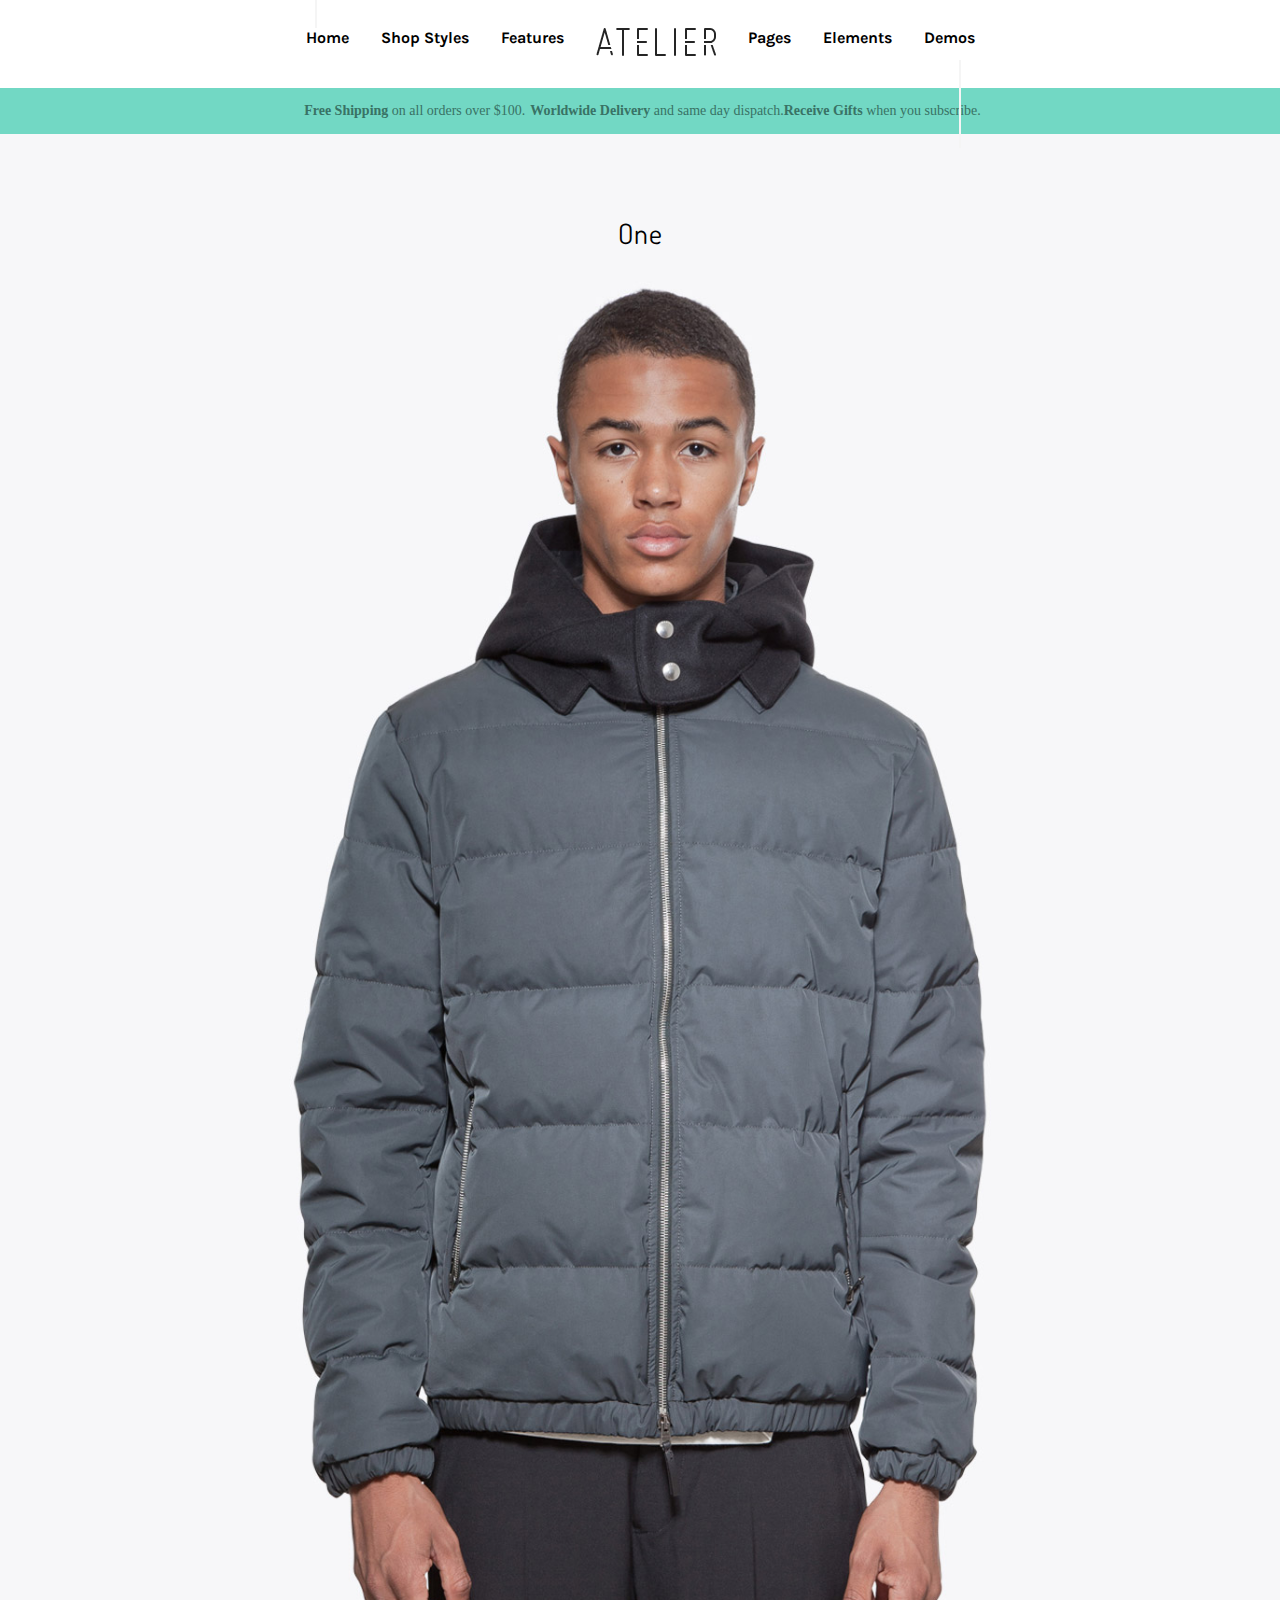
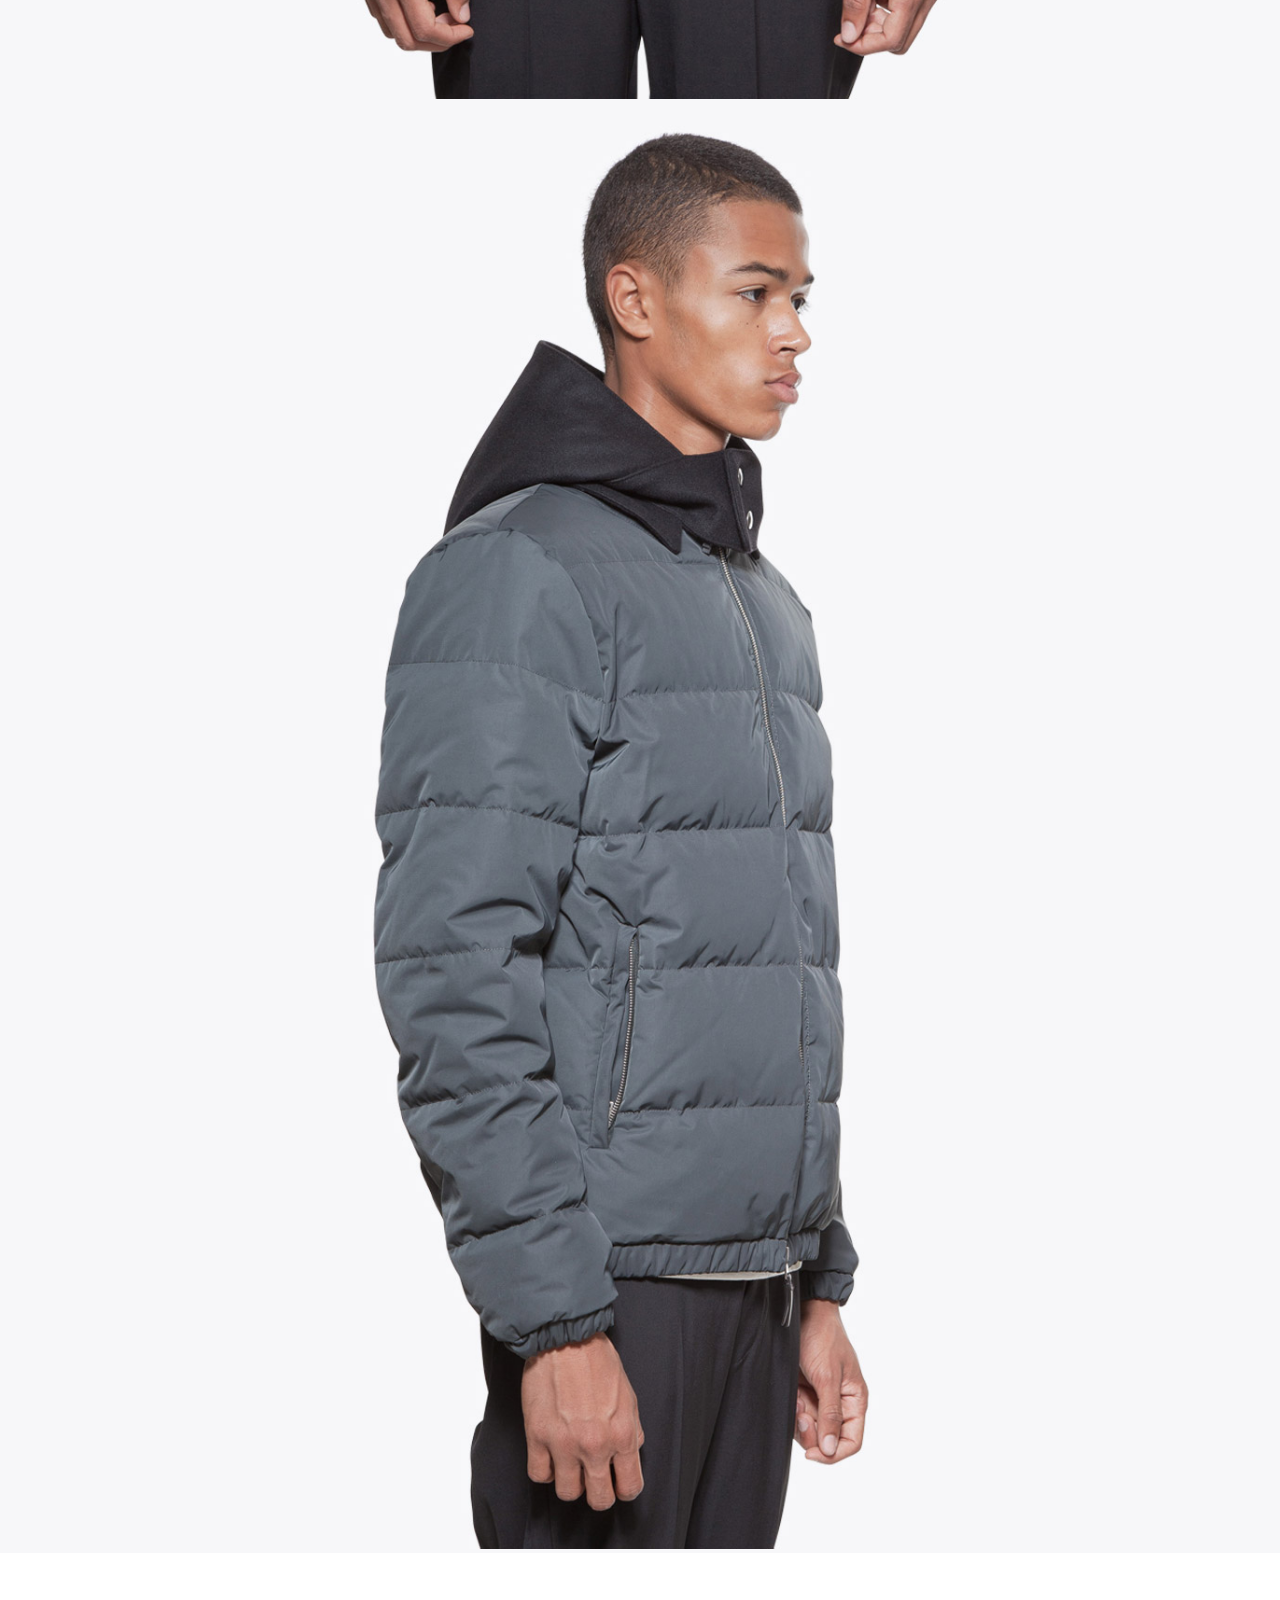
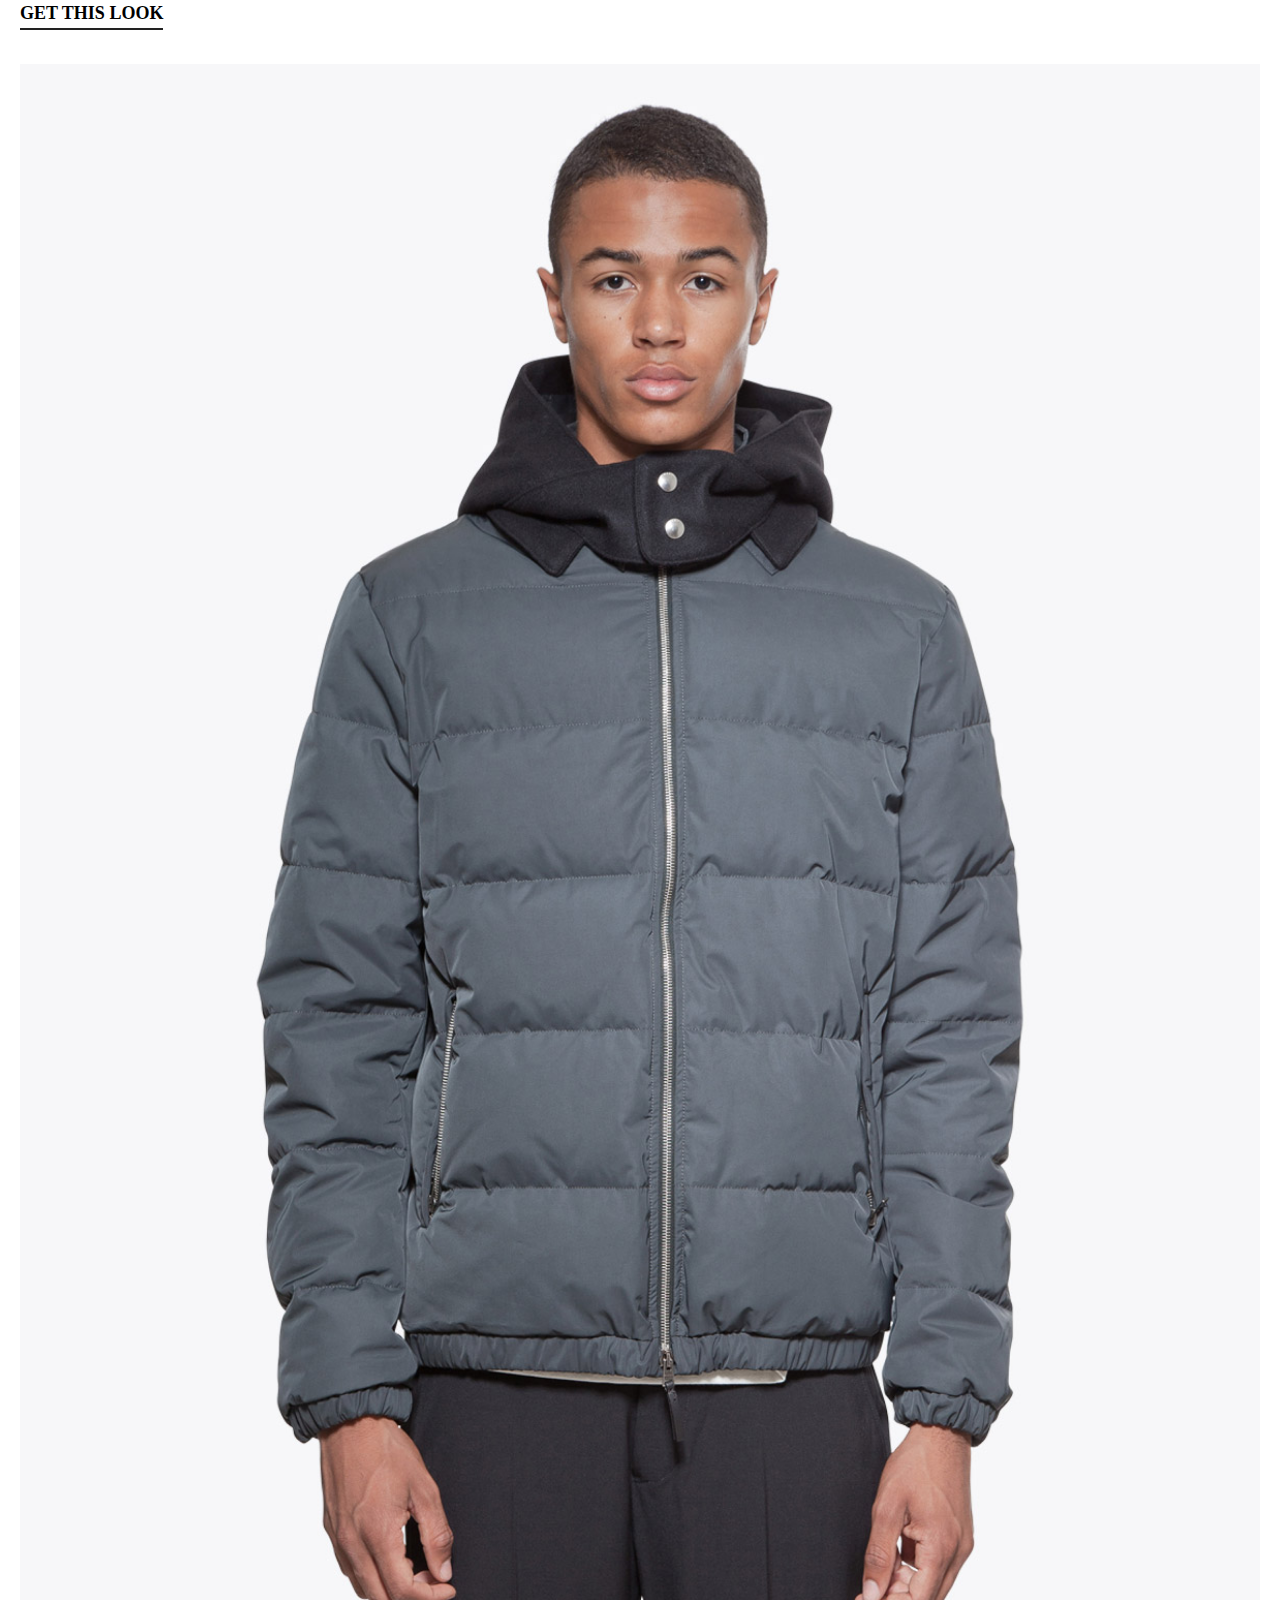
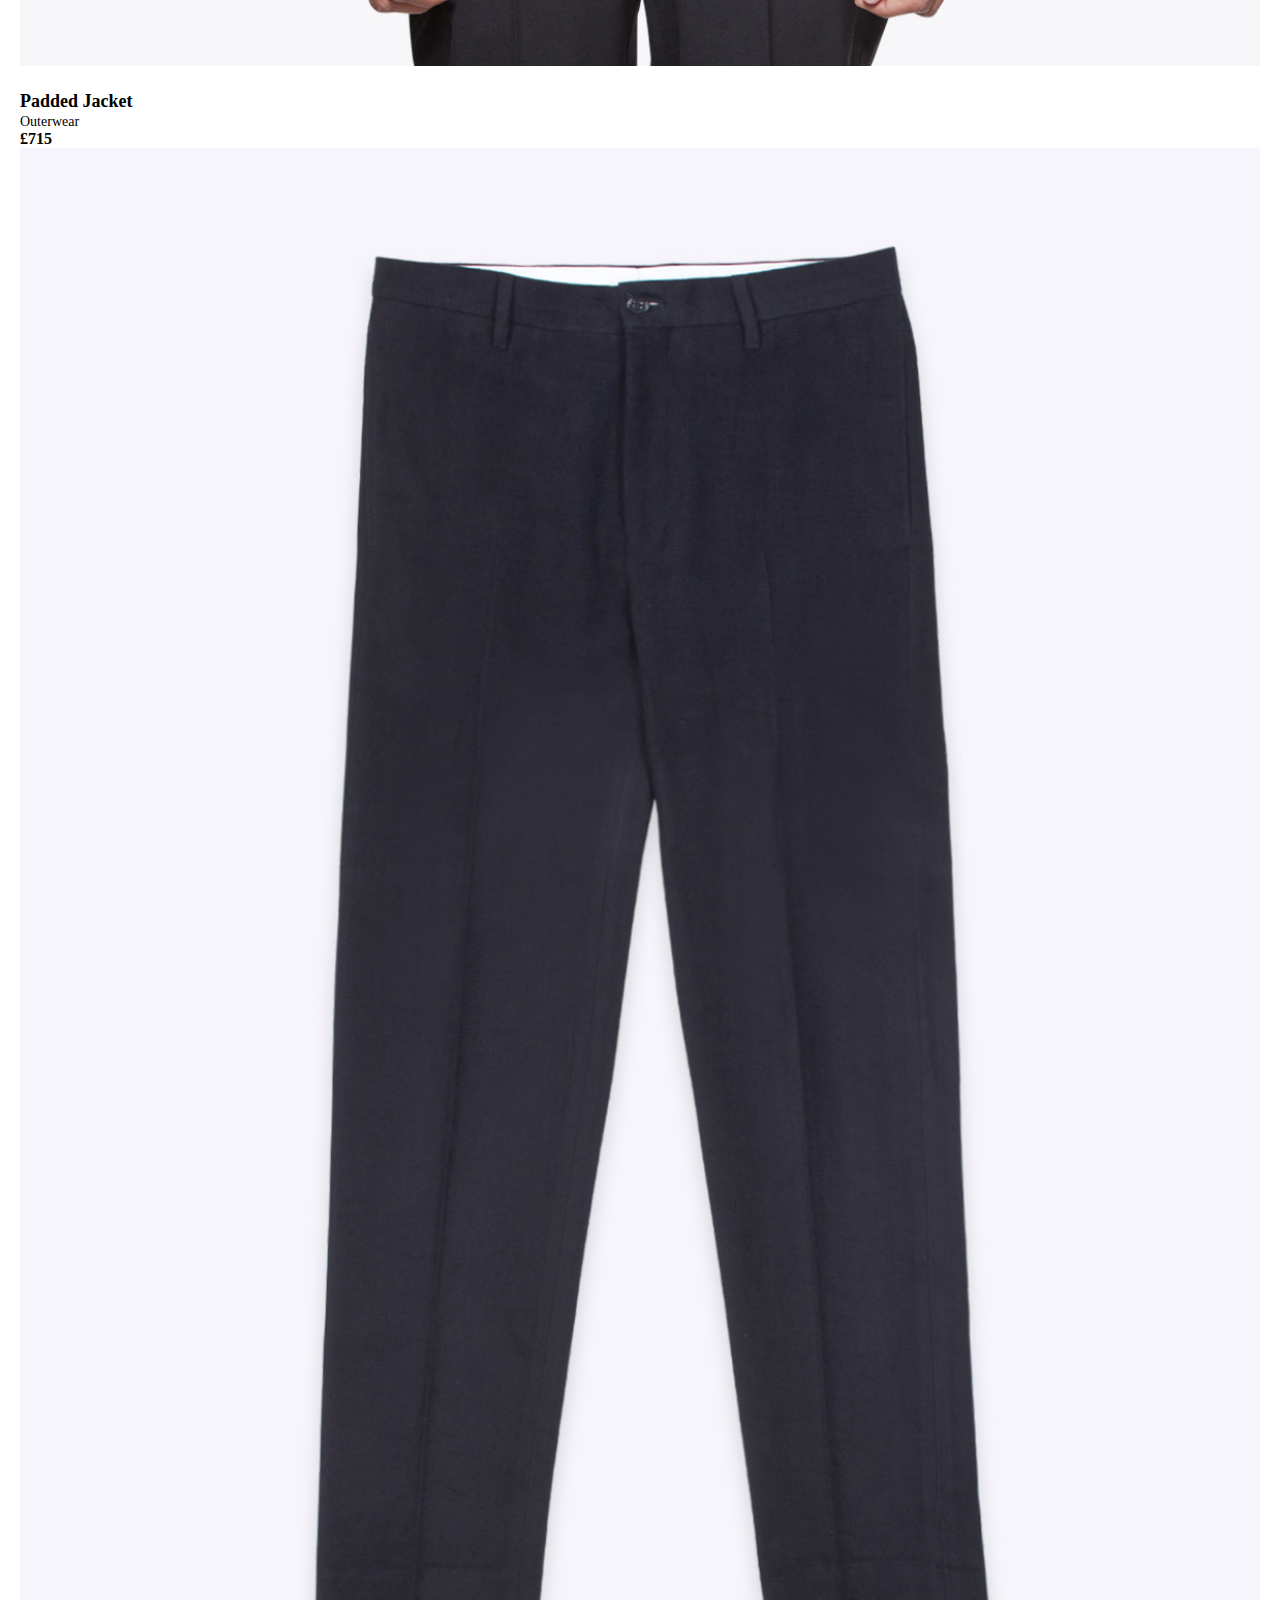
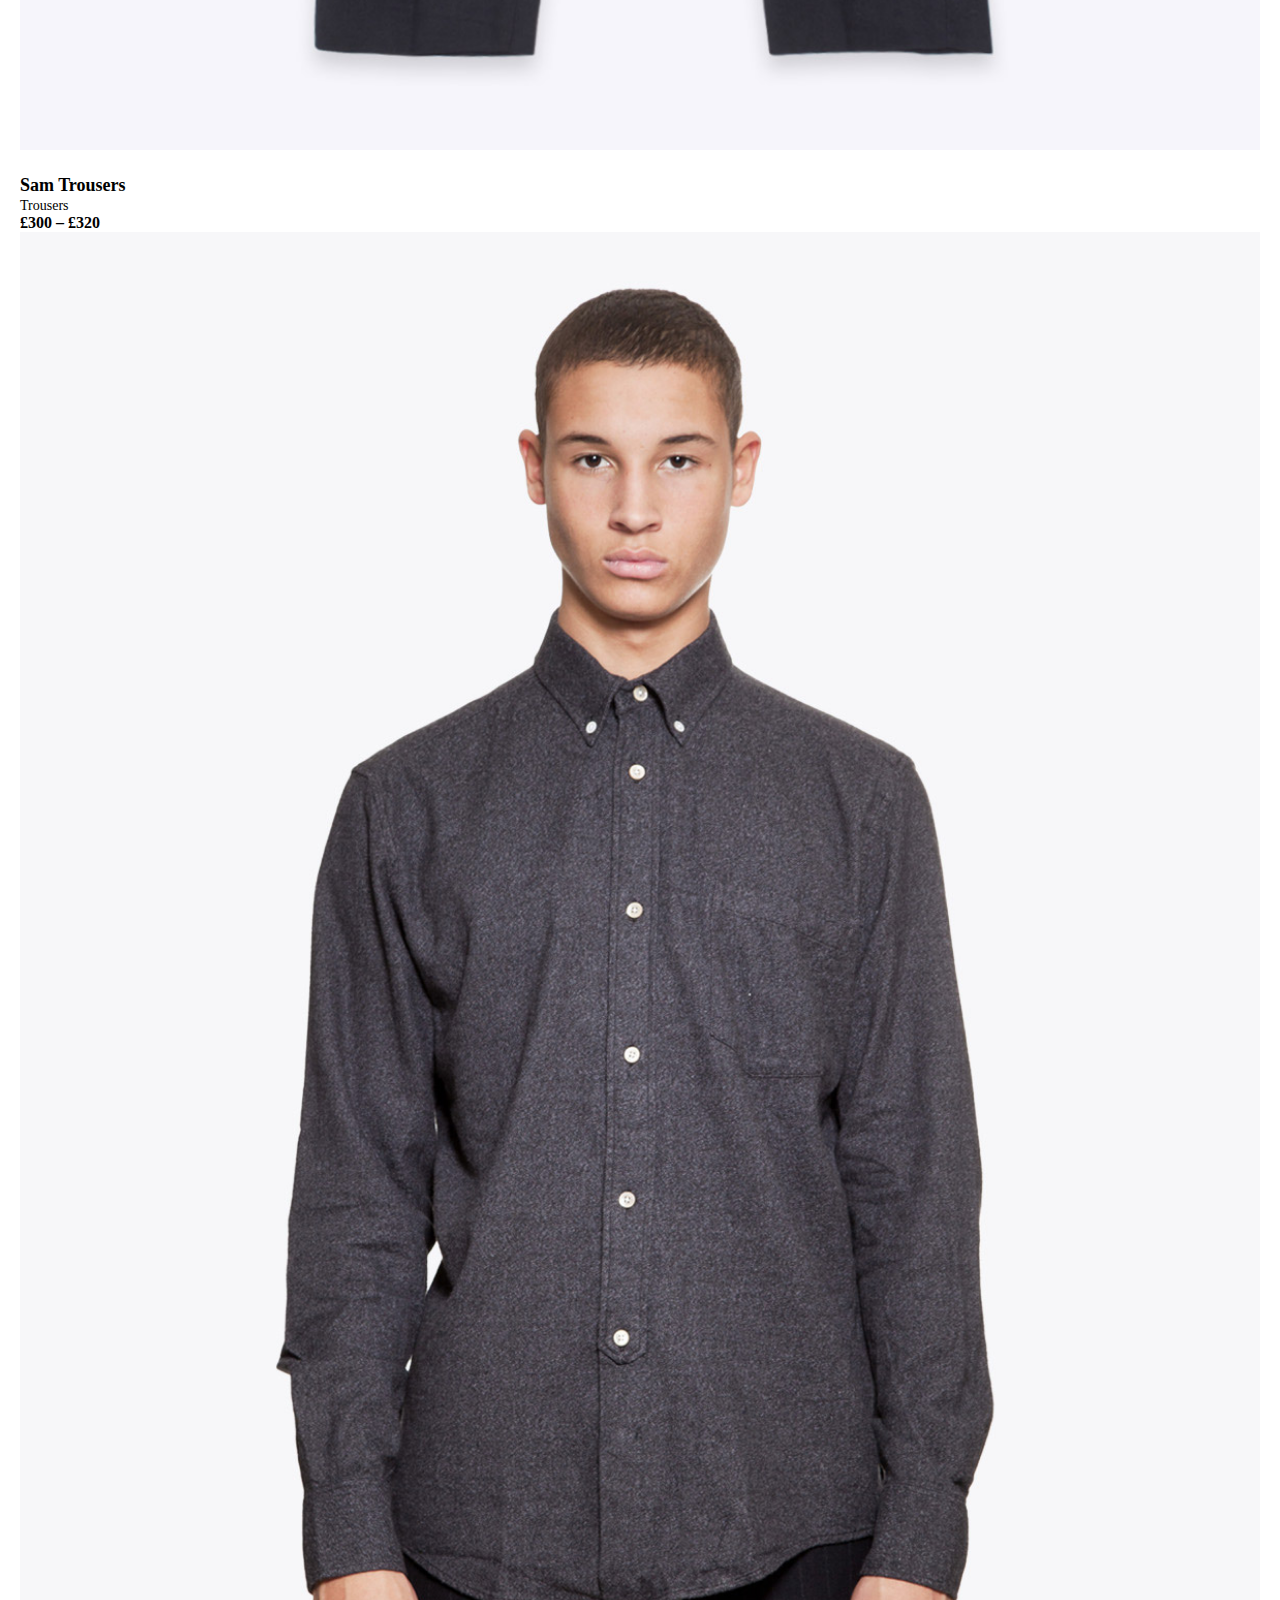
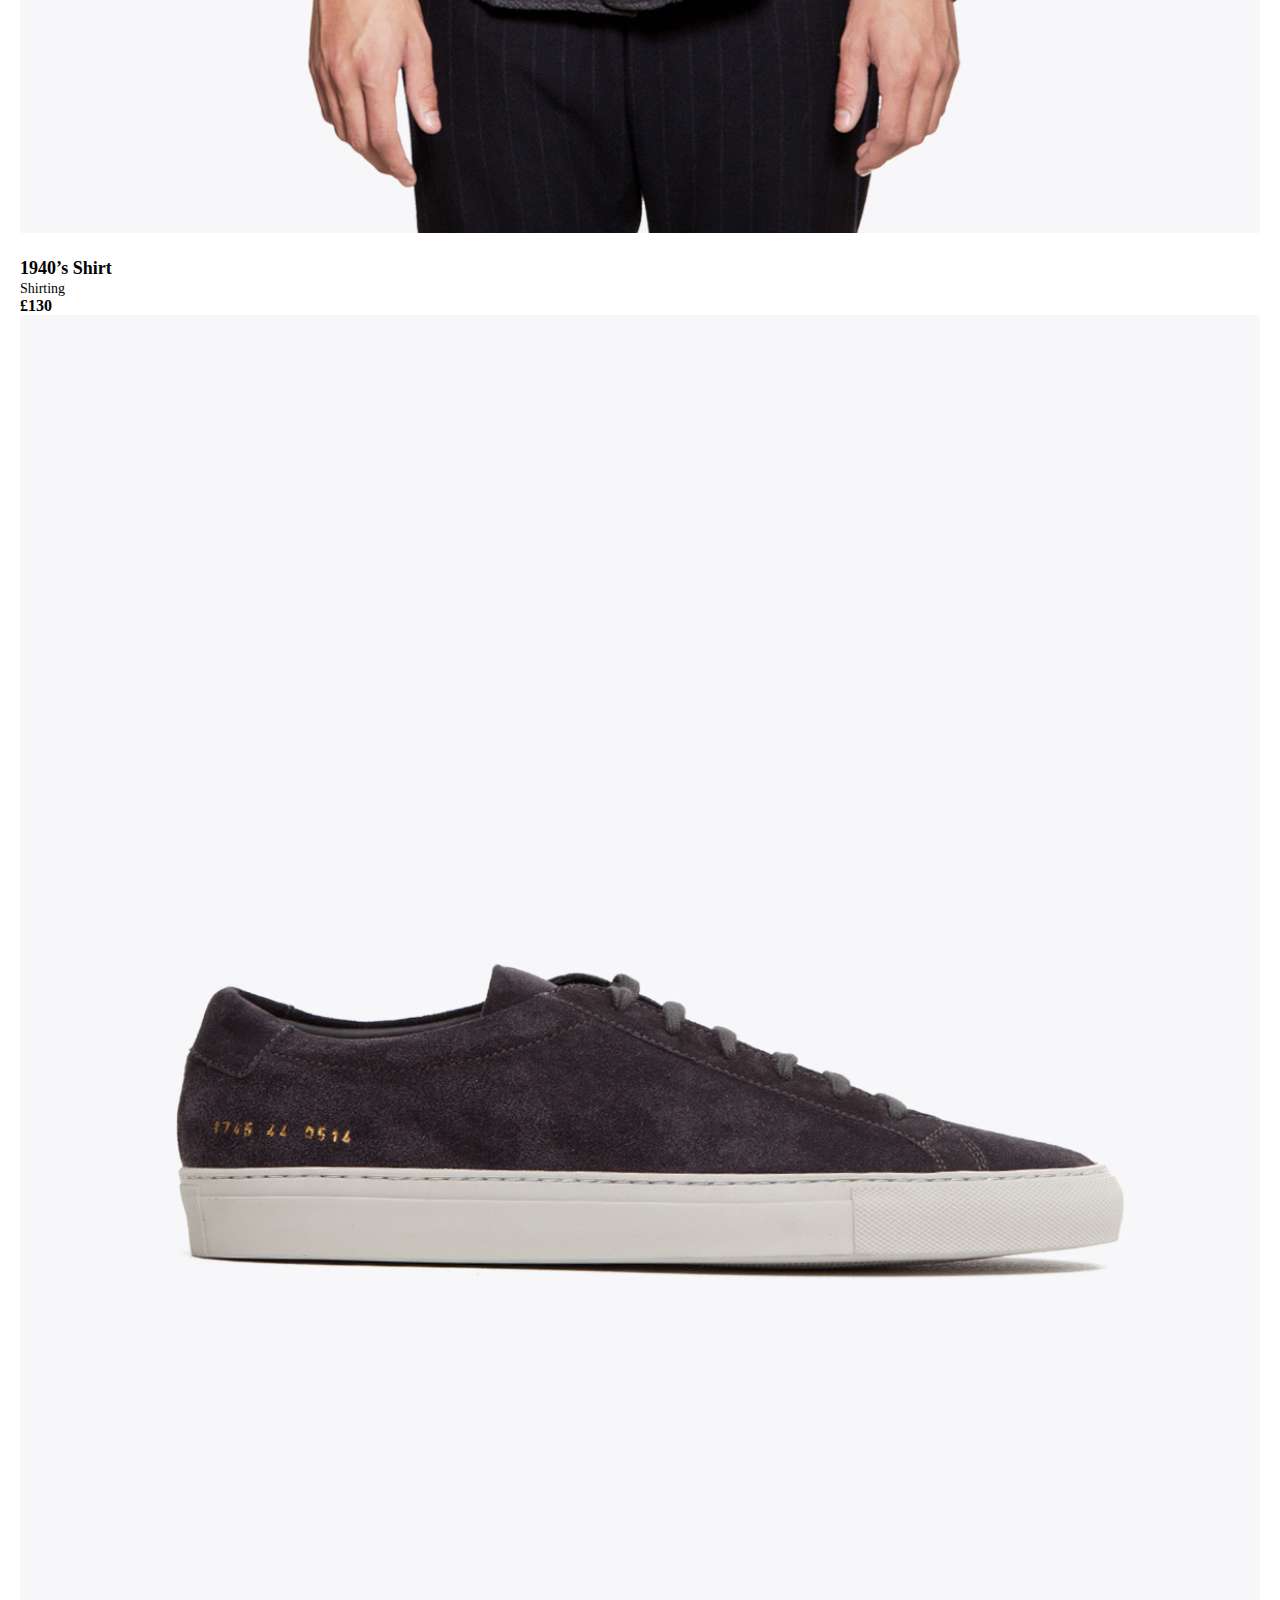
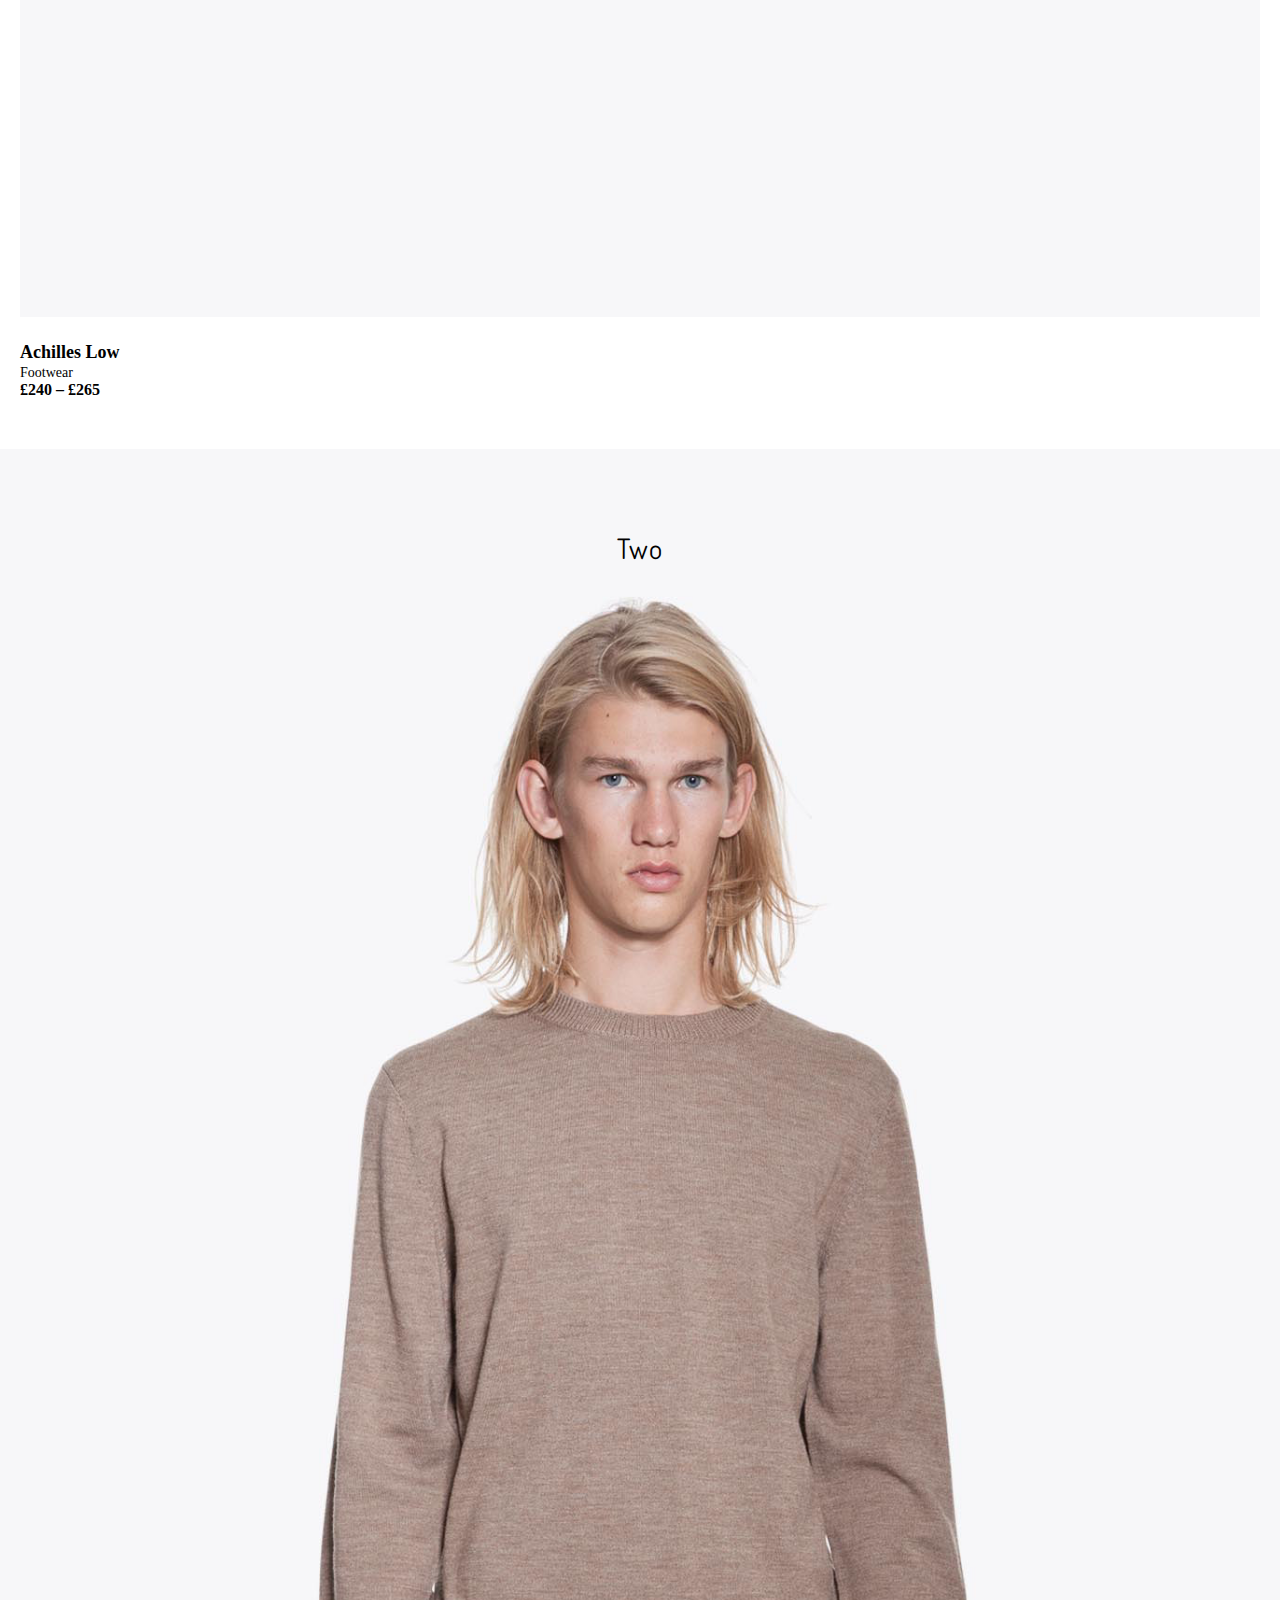
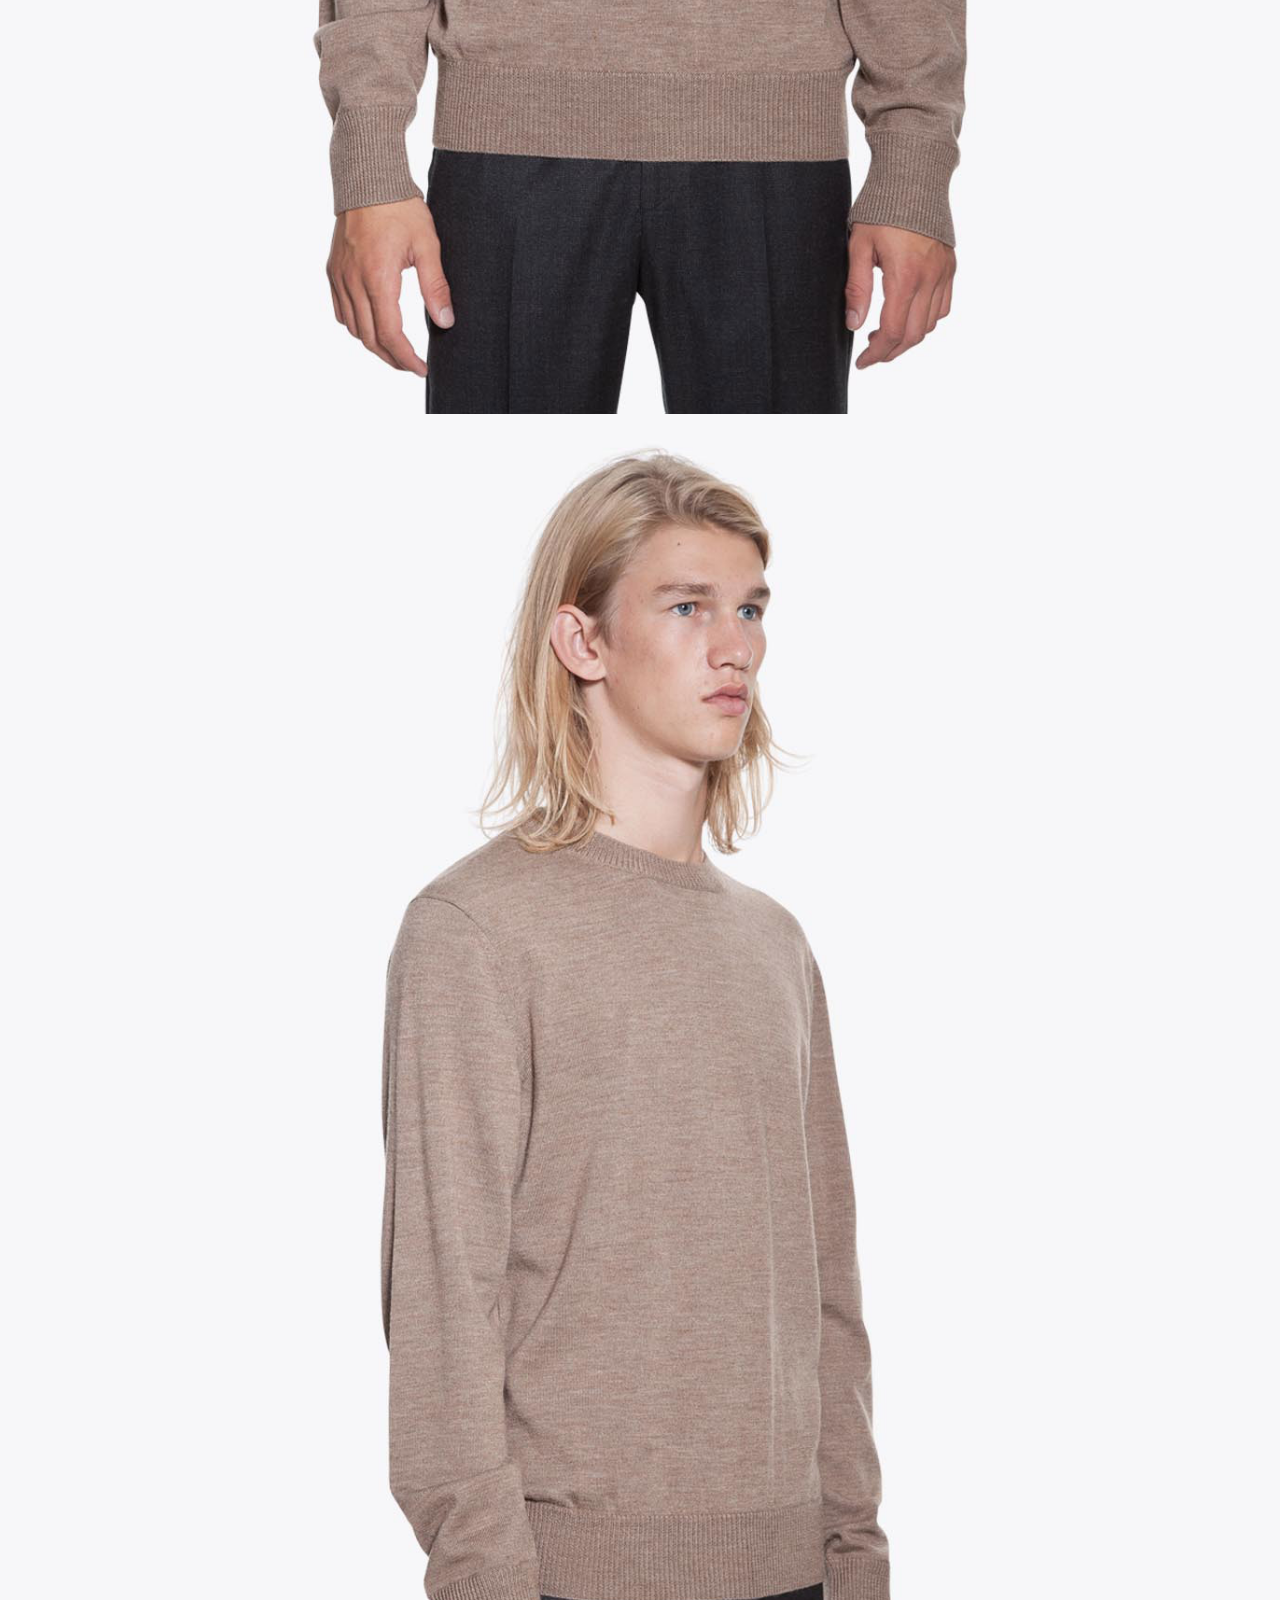
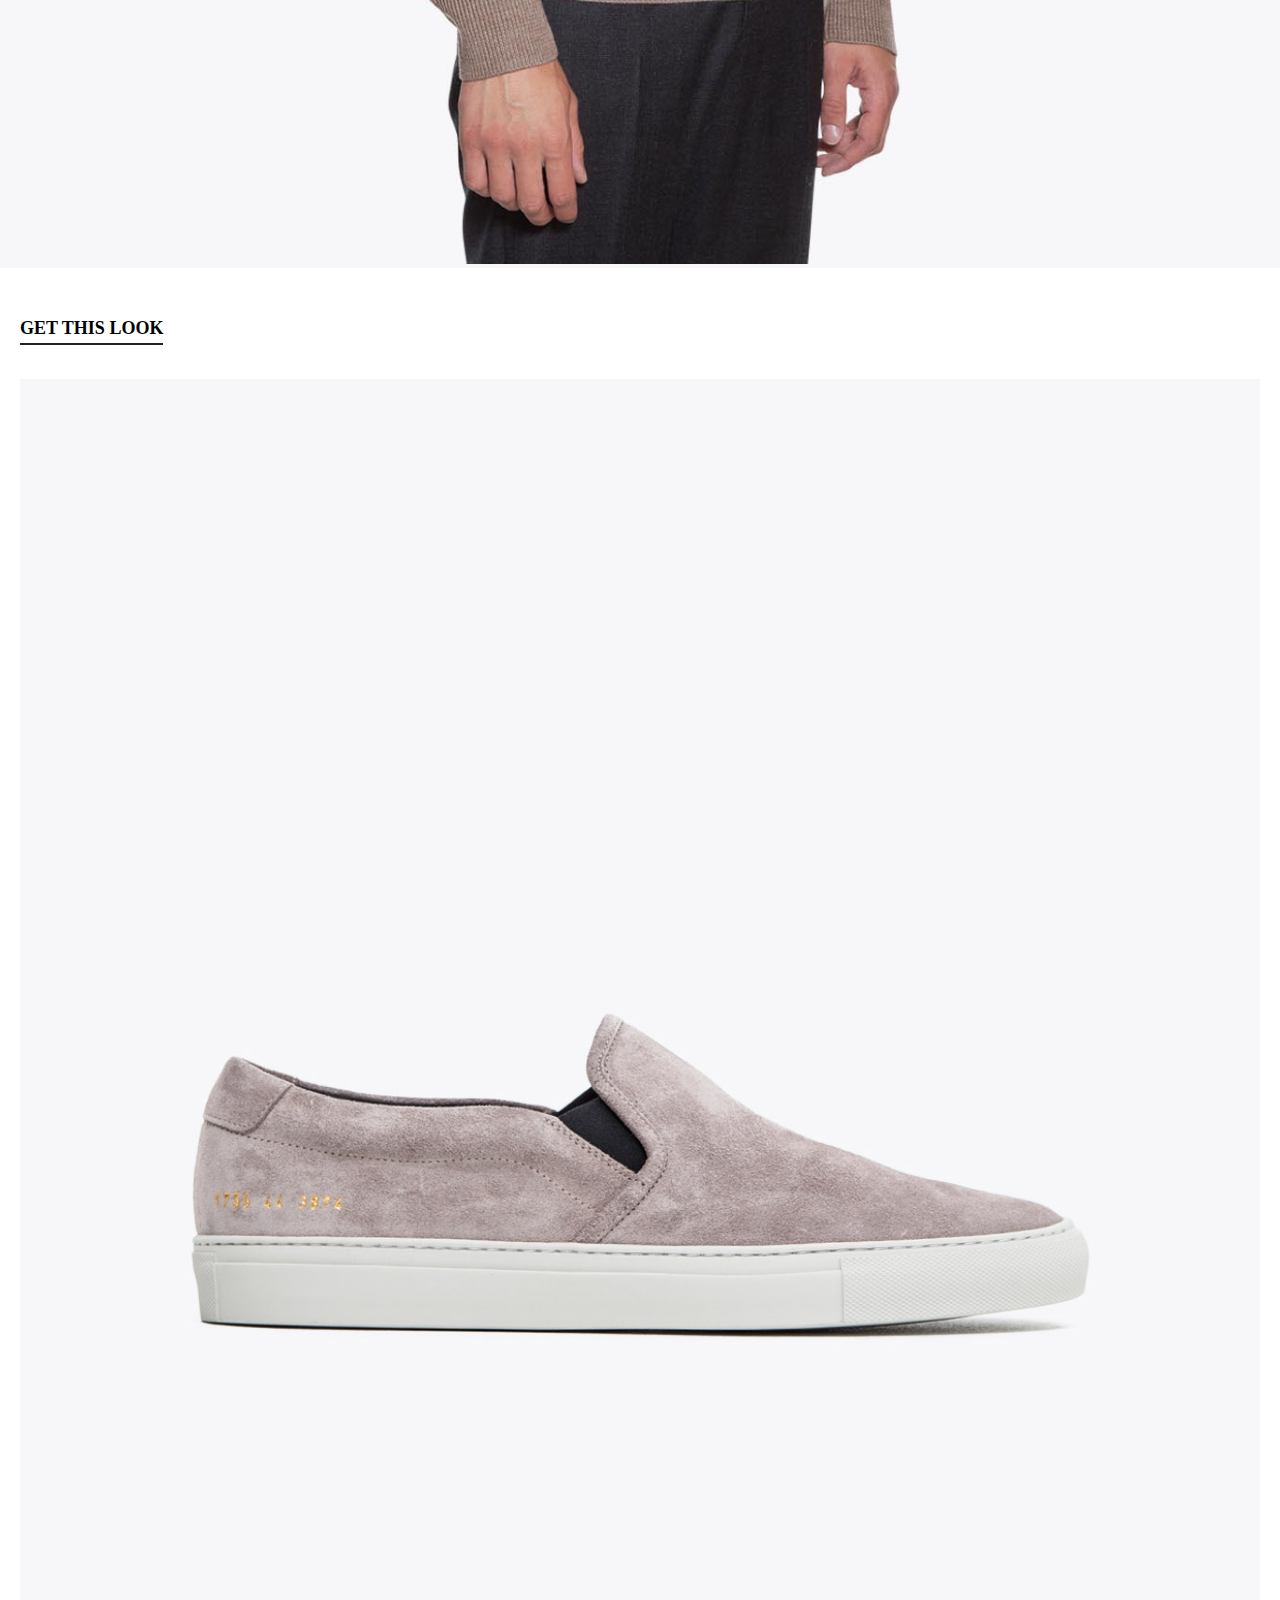
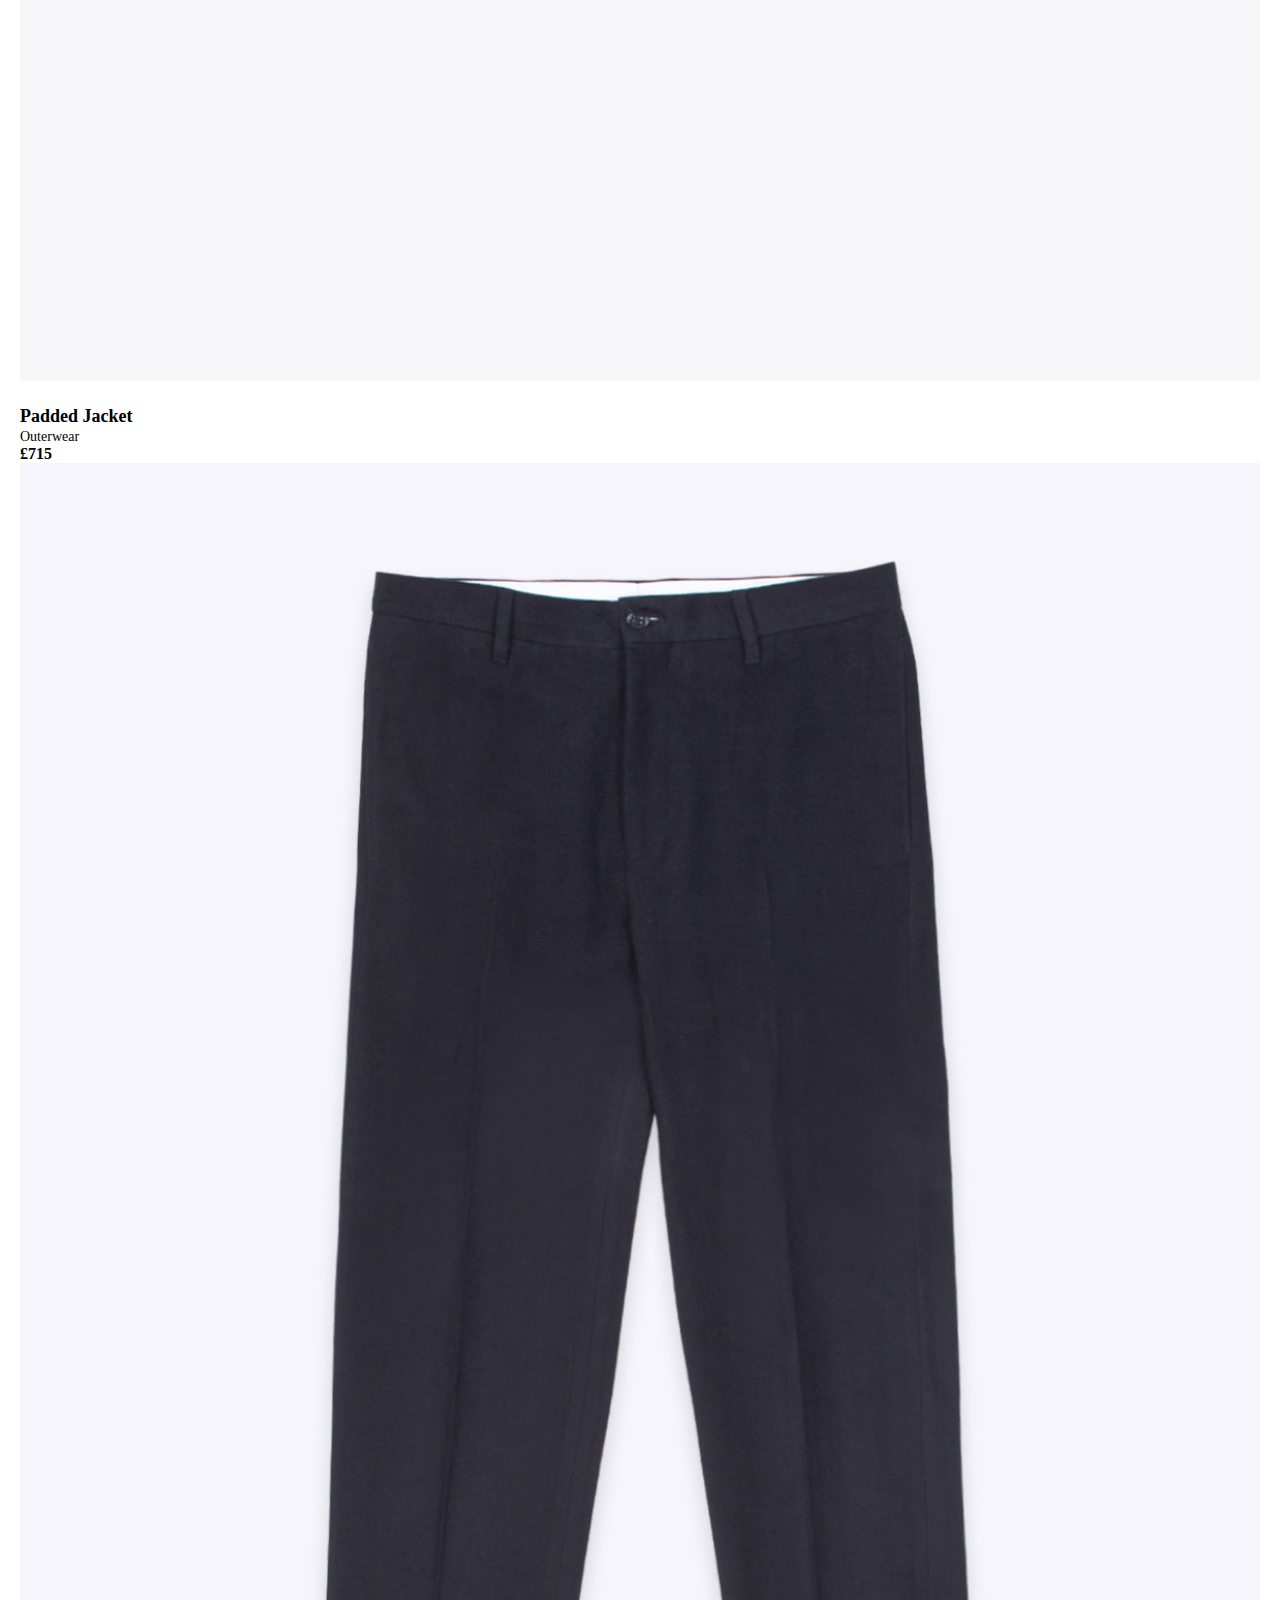
<file: lookbook.html>
<!DOCTYPE html>
<html lang="en">
    <head>
        <meta charset="UTF-8">
        <meta name="viewport" content="width=device-width, initial-scale=1.0">
        <title>Document</title>
        <link href="https://cdn.jsdelivr.net/npm/bootstrap@5.3.2/dist/css/bootstrap.min.css" rel="stylesheet"
            integrity="sha384-T3c6CoIi6uLrA9TneNEoa7RxnatzjcDSCmG1MXxSR1GAsXEV/Dwwykc2MPK8M2HN" crossorigin="anonymous">
        <link rel="stylesheet" href="https://cdnjs.cloudflare.com/ajax/libs/font-awesome/6.5.1/css/all.min.css"
            integrity="sha512-DTOQO9RWCH3ppGqcWaEA1BIZOC6xxalwEsw9c2QQeAIftl+Vegovlnee1c9QX4TctnWMn13TZye+giMm8e2LwA=="
            crossorigin="anonymous" referrerpolicy="no-referrer" />
        <link rel="preconnect" href="https://fonts.googleapis.com">
        <link rel="preconnect" href="https://fonts.gstatic.com" crossorigin>
        <link href="https://fonts.googleapis.com/css2?family=Dosis:wght@300;500&family=Karla:wght@400;600&display=swap"
            rel="stylesheet">
        <link rel="stylesheet" href="assets/scss/style.css">
    </head>
<body>
    
    <header>
        <div class="container-fluid">
            <div class="header row mx-0">
                <div class="header-left col-sm-2 col-3">
                    <div class="left-icon">
                        <i class="fa-solid fa-bars"></i>
                    </div>
                    <div class="icon d-xl-flex d-none">
                        <i class="fa-solid fa-magnifying-glass"></i>
                    </div>
                </div>
                <div class="header-menu col-sm-7 "> 
                    <ul class="main-menu">
                        <li class="nav-item d-xl-flex d-none">
                            <a href="#">Home</a>
                            <div class="menu-item row mx-0">
                                <div class="col-6">
                                    <ul class="dropdown">
                                        <li><a href="#">Landing</a></li>
                                        <li><a href="#">Animated Header</a></li>
                                        <li><a href="#">Tiles Tiles Tiles</a></li>
                                        <li><a href="#">Multi-Masonry</a></li>
                                        <li><a href="#">Modern Classic</a></li>
                                    </ul>
                                </div>
                                <div class="col-6">
                                    <ul class="dropdown">
                                        <li><a href="#">Poster</a></li>
                                        <li><a href="#">Product Focus</a></li>
                                        <li><a href="#">Half/Half Split</a></li>
                                        <li><a href="#">Naked Header + Tiles</a></li>
                                        <li><a href="#">Fullscreen + Masonry</a></li>
                                    </ul>
                                </div>
                            </div>
                        </li>
                        <li class="nav-item  d-xl-flex d-none">
                            <a href="#">Shop Styles</a>
                            <div class="mega-menu row mx-0">
                                <div class="col-3">
                                    <ul class="mega-item">
                                        <li class="item"><a href="#">Shop Styles</a></li>
                                        <li><a href="#">Standard Full-width</a></li>
                                        <li><a href="sidebar.html">Standard w/ sidebar</a></li>
                                        <li><a href="#">Standard w/ right sidebar</a></li>
                                        <li><a href="#">Multi-MAasonry Full-width</a></li>
                                        <li><a href="#">Multi-MAasonry Boxed</a></li>
                                        <li><a href="#">Multiple Mixed Rows</a></li>
                                        <li><a href="#">Product Category Page</a></li>
                                        <li class="border border-0"><a href="#">All Categories</a></li>
                                    </ul>
                                </div>
                                <div class="col-3">
                                    <ul class="mega-item">
                                        <li class="item"><a href="#">Shop Styles Cont.</a></li>
                                        <li><a href="#">Standard 2 Columns</a></li>
                                        <li><a href="#">Standard 4 Columns</a></li>
                                        <li><a href="#">Gallery 4 Columns</a></li>
                                        <li><a href="#">Gallery 3 Columns</a></li>
                                        <li><a href="#">Gallery 4 Columns Alt</a></li>
                                        <li><a href="#">Standard 5 Columns Full-width</a></li>
                                        <li><a href="#">Standard 6 Col Full-width</a></li>
                                        <li class="border border-0"><a href="#">Gallery Bordered Full-width</a></li>
                                    </ul>
                                </div>
                                <div class="col-3">
                                    <ul class="mega-item">
                                        <li class="item"><a href="#">Product Pages</a></li>
                                        <li><a href="product.html">Standard Product</a></li>
                                        <li><a href="#">Extended Product</a></li>
                                        <li><a href="#">Full-Screen Product</a></li>
                                        <li><a href="#">Variable Product</a></li>
                                        <li><a href="#">Grouped Product</a></li>
                                        <li><a href="#">Out of Stock Product</a></li>
                                        <li class="border border-0"><a href="#">Sale Product</a></li>
                                    </ul>
                                </div>
                                <div class="col-3">
                                    <ul class="mega-item">
                                        <li class="item"><a href="#">Misc. Shop Pages</a></li>
                                        <li>
                                            <i class="fa-solid fa-cart-shopping"></i>
                                            <a href="#">Shopping Cart</a>
                                        </li>
                                        <li>
                                            <i class="fa-solid fa-star"></i>
                                            <a href="#">Wishlist</a>
                                        </li>
                                        <li>
                                            <i class="fa-solid fa-truck"></i>
                                            <a href="#">Track Your Order</a>
                                        </li>
                                        <li><a href="#">My Account</a></li>
                                        <li><a href="#">Checkout</a></li>
                                        <li><a href="lookbook.html">Lookbook</a></li>
                                        <li class="border border-0"><a href="#">Catalog Mode</a></li>
                                    </ul>
                                </div>
                            </div>
                        </li>
                        <li class="nav-item  d-xl-flex d-none">
                            <a href="#">Features</a>
                            <div class="sub-megamenu">
                                <ul>
                                    <li><a href="features.html">Stunning Modern Design</a></li>
                                    <li><a href="#">Custom Shop Icon Font</a></li>
                                    <li><a href="#">3 Cart Icon Styles</a></li>
                                    <li><a href="#">5 CSS3 Cart Animations</a></li>
                                    <li><a href="#">Shop View Switcher</a></li>
                                    <li><a href="#">3 Product Page Options</a></li>
                                    <li><a href="#">Total Product Control</a></li>
                                    <li><a href="#">Global Banner</a></li>
                                </ul>
                                <ul>
                                    <li><a href="#">Slick Add to cart Process</a></li>
                                    <li><a href="#">Newsletter / Subcribe B...</a></li>
                                    <li><a href="#">4 Incredible Shop Styles</a></li>
                                    <li><a href="#">Multi-Size Masonry Shop</a></li>
                                    <li><a href="#">Tailored Mobile Experience</a></li>
                                    <li><a href="#">10 Header Options</a></li>
                                    <li><a href="#">14 High-Quality Demos</a></li>
                                    <li><a href="#">3 Page Stylesa</a></li>
                                </ul>
                                <ul>
                                    <li><a href="#">5 Page Header Styles</a></li>
                                    <li><a href="#">Animated Page Header</a></li>
                                    <li><a href="#">Swift or VC Page Builder</a></li>
                                    <li><a href="#">519 Font Awesome Icons</a></li>
                                    <li><a href="#">197 IconMind Icons</a></li>
                                    <li><a href="#">Unlimited Custom Colours</a></li>
                                    <li><a href="#">Demo Content Importer</a></li>
                                    <li><a href="#">Retina-Ready</a></li>
                                </ul>
                                <ul>
                                    <li><a href="#">Free Support & Updates</a></li>
                                    <li><a href="#">Amazing Premium Sliders</a></li>
                                    <li><a href="#">100% Translatable</a></li>
                                    <li><a href="#">Extensive Theme Options</a></li>
                                    <li><a href="#">Loaded With Shortcodes</a></li>
                                    <li><a href="#">671+ Free Google Fonts</a></li>
                                    <li><a href="#">Epic Performance & SEO</a></li>
                                    <li><a href="#">RTL Support</a></li>
                                </ul>
                                <ul>
                                    <li><a href="#">Custom Font Integration</a></li>
                                    <li><a href="#">2 One-Page Nav Styles</a></li>
                                    <li><a href="#">41 CSS3 Animations</a></li>
                                    <li><a href="#">Flexible Mega-Menu</a></li>
                                    <li><a href="#">Multi-function Rows</a></li>
                                    <li><a href="#">Portfolio Options</a></li>
                                    <li><a href="#">Blog Options</a></li>
                                    <li><a href="#">Promo Bar</a></li>
                                </ul>
                            </div>
                        </li>
                        <li class="nav-item"><a href="#"><img src="assets/images/logo.png" alt="logo"></a></li>
                        <li class="nav-item d-xl-flex d-none">
                            <a href="#">Pages</a>
                            <div class="mega-menu row mx-0 ">
                                <div class="col-2">
                                    <ul class="mega-item">
                                        <li class="item"><a href="#">General</a></li>
                                        <li><a href="#">About Me</a></li>
                                        <li><a href="#">About Us</a></li>
                                        <li><a href="#">About Us Alt</a></li>
                                        <li><a href="#">Contact</a></li>
                                        <li><a href="#">Contact Alt</a></li>
                                        <li><a href="#">Contact Alt 2</a></li>
                                        <li class="border border-0"><a href="#">Coming Soon</a></li>
                                    </ul>
                                </div>
                                <div class="col-2">
                                    <ul class="mega-item">
                                        <li class="item"><a href="#">General cont.</a></li>
                                        <li><a href="#">F.A.Q.'s</a></li>
                                        <li><a href="#">Meet the Team</a></li>
                                        <li><a href="#">Size and Fit</a></li>
                                        <li><a href="#">Pricing</a></li>
                                        <li><a href="#">Left Sidebar</a></li>
                                        <li><a href="#">Right Sidebar</a></li>
                                        <li class="border border-0"><a href="#">Maintenance Mode</a></li>
                                    </ul>
                                </div>
                                <div class="col-2">
                                    <ul class="mega-item">
                                        <li class="item"><a href="#">Blog</a></li>
                                        <li><a href="blog.html">Half/Half Split</a></li>
                                        <li><a href="#">Half/Half Split Alt</a></li>
                                        <li><a href="#">Standard with side...</a></li>
                                        <li><a href="#">Standard Alt with s...</a></li>
                                        <li><a href="#">Bold Text Only Style</a></li>
                                        <li class="border border-0"><a href="#">Mini with sidebar</a></li>
                                    </ul>
                                </div>
                                <div class="col-2">
                                    <ul class="mega-item">
                                        <li class="item"><a href="#">Blog cont.</a></li>
                                        <li><a href="#">Masonry Style</a></li>
                                        <li><a href="#">Masonry Full-width</a></li>
                                        <li><a href="#">Masonry Wrapped</a></li>
                                        <li><a href="#">Standard Blog Post</a></li>
                                        <li><a href="#">Detailed Blog Post</a></li>
                                        <li class="border border-0"><a href="#">Half/Half Split Post</a></li>
                                    </ul>
                                </div>
                                <div class="col-2">
                                    <ul class="mega-item">
                                        <li class="item"><a href="#">Portfolio</a></li>
                                        <li><a href="#">3 Column Standard</a></li>
                                        <li><a href="#">3 Column Gallery Alt</a></li>
                                        <li><a href="#">Multi-Size Masonry</a></li>
                                        <li><a href="#">4 Column Gallery</a></li>
                                        <li class="border border-0"><a href="#">4 Column Gallery Alt</a></li>
                                    </ul>
                                </div>
                                <div class="col-2">
                                    <ul class="mega-item">
                                        <li class="item"><a href="#">Portfolio cont.</a></li>
                                        <li><a href="#">4 Column Masonry</a></li>
                                        <li><a href="#">Multi-Size Masonry</a></li>
                                        <li><a href="#">Multi-Size Masonry</a></li>
                                        <li><a href="#">Detailed Post</a></li>
                                        <li class="border border-0"><a href="#">Standard Post</a></li>
                                    </ul>
                                </div>
                            </div>
                        </li>
                        <li class="nav-item  d-xl-flex d-none">
                            <a href="#">Elements</a>
                            <div class="sub-megamenu">
                                <ul class="sub-menu">
                                    <li><a href="#">Animation</a></li>
                                    <li><a href="#">Accordion & Toggles</a></li>
                                    <li><a href="#">Blog</a></li>
                                    <li><a href="#">Boxed Content</a></li>
                                    <li><a href="#">Buttons & Social Icons</a></li>
                                    <li><a href="#">Clients</a></li>
                                    <li><a href="#">Code Snippet</a></li>
                                    <li><a href="#">Columns</a></li>
                                    <li class="border border-0"><a href="#">Countdown</a></li>
                                </ul>
                                <ul class="sub-menu">
                                    <li><a href="#">Counters, Charts & Progr...</a></li>
                                    <li><a href="#">Directory Map</a></li>
                                    <li><a href="#">Divider</a></li>
                                    <li><a href="#">Fullscreen Videos</a></li>
                                    <li><a href="#">Galleries</a></li>
                                    <li><a href="#">Gallery</a></li>
                                    <li><a href="#">Google Maps</a></li>
                                    <li><a href="#">Icon Box</a></li>
                                    <li class="border border-0"><a href="#">Image</a></li>
                                </ul>
                                <ul class="sub-menu">
                                    <li><a href="#">Image Banners</a></li>
                                    <li><a href="#">Lists</a></li>
                                    <li><a href="#">Modals</a></li>
                                    <li><a href="#">Portfolio Carousel</a></li>
                                    <li><a href="#">Pricing Table</a></li>
                                    <li><a href="#">Products</a></li>
                                    <li><a href="#">Products (Mini)</a></li>
                                    <li><a href="#">Promo Bar</a></li>
                                    <li class="border border-0"><a href="#">Quotes</a></li>
                                </ul>
                                <ul class="sub-menu">
                                    <li><a href="#">Recent Posts</a></li>
                                    <li><a href="#">Responsive Visibility</a></li>
                                    <li><a href="#">Revolution Slider</a></li>
                                    <li><a href="#">Rows & Expanding Rows</a></li>
                                    <li><a href="#">Social Grid</a></li>
                                    <li><a href="#">Super Search</a></li>
                                    <li><a href="#">Swift Slider v3</a></li>
                                    <li><a href="#">Tables</a></li>
                                    <li class="border border-0"><a href="#">Tabs</a></li>
                                </ul>
                                <ul class="sub-menu">
                                    <li><a href="#">Team</a></li>
                                    <li><a href="#">Testimonials</a></li>
                                    <li><a href="#">Testimonials Slider</a></li>
                                    <li><a href="#">Tour</a></li>
                                    <li><a href="#">Tweets Sliders</a></li>
                                    <li><a href="#">Typography</a></li>
                                    <li class="border border-0"><a href="#">Video Player</a></li>
                                </ul>
                            </div>
                        </li>
                        <li class="nav-item  d-xl-flex d-none">
                            <a href="#">Demos</a>
                            <div class="image-megamenu">
                                <div class="img-menu">
                                    <a href="#"><img src="assets/images/i-3.jpg" alt="photo"></a>
                                    <p>Alvae EDD</p>
                                </div>
                                <div class="img-menu">
                                    <a href="#"><img src="assets/images/i-1.jpg" alt="photo"></a>
                                    <p>Rebel T-shirts</p>
                                </div>
                                <div class="img-menu">
                                    <a href="#"><img src="assets/images/i-2.jpg" alt="photo"></a>
                                    <p>Vario Preview Slider</p>
                                </div>
                                <div class="img-menu">
                                    <a href="#"><img src="assets/images/i-4.jpg" alt="photo"></a>
                                    <p>Porter Furniture</p>
                                </div>
                                <div class="img-menu">
                                    <a href="#"><img src="assets/images/i-5.jpg" alt="photo"></a>
                                    <p>Flock Furniture</p>
                                </div>
                                <div class="button-menu">
                                    <button>
                                        <a href="#">VIEW ALL</a>
                                    </button>
                                </div>
                            </div>
                        </li>
                    </ul>
                </div>
                <div class="header-right col-3">
                    <div class="right-icon">
                        <i class="icon-dropdown fa-solid fa-cart-plus"></i>
                        <div class="right-dropdown">
                            <p class="mb-0">Your cart is empty.</p>
                        </div>
                        <i class="rightdrp fa-solid fa-clipboard-list d-xl-flex d-none"></i>
                        <div class="right-down">
                            <p class="m-0">Your cart is empty.</p>
                        </div>
                    </div>
                    <div class="user-icon d-xl-flex d-none">
                        <i class="fa-regular fa-user"></i>
                        <div class="drp">
                            <ul class="mb-0">
                                <li><a href="#">Login</a></li>
                                <li><a href="#">Sign Up</a></li>
                                <li class="innerdrp"><a href="#">English</a>
                                    <i class="float-end fa-solid fa-angle-right"></i>
                                    <div class="language">
                                        <ul>
                                            <li><a href="#">DEMO - EXAMPLE PURPOSES</a></li>
                                            <li><a href="#">German</a></li>
                                            <li><a href="#">English</a></li>
                                            <li><a href="#">Spanish</a></li>
                                            <li><a href="#">French</a></li>
                                        </ul>
                                    </div>
                                </li>
                            </ul>
                        </div>
                    </div>
                </div>
            </div>
        </div>
    </header>

    <section id="section">
        <div class="nav-desc row mx-0  d-md-flex d-none">
            <div class="text d-flex col-md-4 col-12">
                <i class="fa-solid fa-truck"></i>
                <p class="mb-0"><strong>Free Shipping</strong> on all orders over $100.</p>
            </div>
            <div class="text d-flex col-md-4 col-12">
                <i class="fa-solid fa-check"></i>
                <p class="mb-0"><strong>Worldwide Delivery</strong> and same day dispatch.</p>
            </div>
            <div class="text col-md-4 col-12">
                <p class="mb-0"><strong>Receive Gifts</strong> when you subscribe.</p>
            </div>
        </div>
    </section>

    <section>
        <div class="wrapper">
            <div class="row mx-0">
                <div class="asset-content col-12">
                    <h1>One</h1>
                </div>
            </div>
            <div class="one-img row mx-0">
                <div class="main-img col-md-6 col-12">
                    <img src="assets/images/i-32.jpg" alt="img">
                </div>
                <div class="main-img col-md-6 col-12">
                    <img src="assets/images/i-33.jpg" alt="img">
                </div>
            </div>
        </div>
    </section>

    <section>
        <div class="title-section container">
            <div class="title-text">
                <h3>GET THIS LOOK</h3>
            </div>
            <div class="title-img row mx-0">
                <div class="badge-wrap col-md-3 col-sm-6">
                    <div class="title-wrap">
                        <img src="assets/images/i-32.jpg" alt="img">
                        <div class="cart-overlay">
                            <div class="addbtn"><a href="#"><i class="fa-solid fa-cart-plus"></i></a></div>
                            <div class="addbtn d-xxl-flex d-none"><a href="#"><i class="fa-solid fa-clipboard-list"></i></a></div>
                            <div class="addbtn d-xxl-flex d-none"><a href="#"><i class="fa-regular fa-eye"></i></a></div>
                        </div>
                    </div>
                    <div class="ttlcontent">
                        <h3><a href="#">Padded Jacket</a></h3>
                        <p><a href="#">Outerwear</a></p>
                        <span>£715</span>
                        <p class="stars">
                            <i class="fa-solid fa-star"></i>
                            <i class="fa-solid fa-star"></i>
                            <i class="fa-solid fa-star"></i>
                            <i class="fa-solid fa-star"></i>
                            <i class="fa-solid fa-star"></i>
                        </p>
                    </div>
                </div>
                <div class="badge-wrap col-md-3 col-sm-6">
                    <div class="title-wrap">
                        <img src="assets/images/i-34.jpg" alt="img">
                        <div class="cart-overlay">
                            <div class="addbtn"><a href="#"><i class="fa-solid fa-cart-plus"></i></a></div>
                            <div class="addbtn d-xxl-flex d-none"><a href="#"><i class="fa-solid fa-clipboard-list"></i></a></div>
                            <div class="addbtn d-xxl-flex d-none"><a href="#"><i class="fa-regular fa-eye"></i></a></div>
                        </div>
                    </div>     
                    <div class="ttlcontent">
                        <h3><a href="#">Sam Trousers</a></h3>
                        <p><a href="#">Trousers</a></p>
                        <span>£300 – £320</span>
                        <p class="stars">
                            <i class="fa-solid fa-star"></i>
                            <i class="fa-solid fa-star"></i>
                            <i class="fa-solid fa-star"></i>
                            <i class="fa-solid fa-star"></i>
                            <i class="fa-solid fa-star"></i>
                        </p>
                    </div>
                </div>
                <div class="badge-wrap col-md-3 col-sm-6">
                    <div class="title-wrap">
                        <img src="assets/images/i-35.jpg" alt="img">
                        <div class="cart-overlay">
                            <div class="addbtn"><a href="#"><i class="fa-solid fa-cart-plus"></i></a></div>
                            <div class="addbtn d-xxl-flex d-none"><a href="#"><i class="fa-solid fa-clipboard-list"></i></a></div>
                            <div class="addbtn d-xxl-flex d-none"><a href="#"><i class="fa-regular fa-eye"></i></a></div>
                        </div>
                    </div>
                    <div class="ttlcontent">
                        <h3><a href="#">1940’s Shirt</a></h3>
                        <p><a href="#">Shirting</a></p>
                        <span>£130</span>
                        <p class="stars">
                            <i class="fa-solid fa-star"></i>
                            <i class="fa-solid fa-star"></i>
                            <i class="fa-solid fa-star"></i>
                            <i class="fa-solid fa-star"></i>
                            <i class="fa-solid fa-star"></i>
                        </p>
                    </div>
                </div>
                <div class="badge-wrap col-md-3 col-sm-6">
                    <div class="title-wrap">
                        <img src="assets/images/i-36.jpg" alt="img">
                        <div class="cart-overlay">
                            <div class="addbtn"><a href="#"><i class="fa-solid fa-cart-plus"></i></a></div>
                            <div class="addbtn d-xxl-flex d-none"><a href="#"><i class="fa-solid fa-clipboard-list"></i></a></div>
                            <div class="addbtn d-xxl-flex d-none"><a href="#"><i class="fa-regular fa-eye"></i></a></div>
                        </div>
                    </div>
                    <div class="ttlcontent">
                        <h3><a href="#">Achilles Low</a></h3>
                        <p><a href="#">Footwear</a></p>
                        <span>£240 – £265</span>
                        <p class="stars">
                            <i class="fa-solid fa-star"></i>
                            <i class="fa-solid fa-star"></i>
                            <i class="fa-solid fa-star"></i>
                            <i class="fa-solid fa-star"></i>
                            <i class="fa-solid fa-star"></i>
                        </p>
                    </div>
                </div>
            </div>
        </div>
    </section>

    <section>
        <div class="wrapper">
            <div class="row mx-0">
                <div class="asset-content col-12">
                    <h1>Two</h1>
                </div>
            </div>
            <div class="one-img row mx-0">
                <div class="main-img col-md-6 col-12">
                    <img src="assets/images/i-39.jpg" alt="img">
                </div>
                <div class="main-img col-md-6 col-12">
                    <img src="assets/images/i-40.jpg" alt="img">
                </div>
            </div>
        </div>
    </section>

    <section>
        <div class="title-section container">
            <div class="title-text">
                <h3>GET THIS LOOK</h3>
            </div>
            <div class="title-img row mx-0">
                <div class="badge-wrap col-md-3 col-sm-6">
                    <div class="title-wrap">
                        <img src="assets/images/i-41.jpg" alt="img">
                        <div class="cart-overlay">
                            <div class="addbtn"><a href="#"><i class="fa-solid fa-cart-plus"></i></a></div>
                            <div class="addbtn d-xxl-flex d-none"><a href="#"><i class="fa-solid fa-clipboard-list"></i></a></div>
                            <div class="addbtn d-xxl-flex d-none"><a href="#"><i class="fa-regular fa-eye"></i></a></div>
                        </div>
                    </div>
                    <div class="ttlcontent">
                        <h3><a href="#">Padded Jacket</a></h3>
                        <p><a href="#">Outerwear</a></p>
                        <span>£715</span>
                        <p class="stars">
                            <i class="fa-solid fa-star"></i>
                            <i class="fa-solid fa-star"></i>
                            <i class="fa-solid fa-star"></i>
                            <i class="fa-solid fa-star"></i>
                            <i class="fa-solid fa-star"></i>
                        </p>
                    </div>
                </div>
                <div class="badge-wrap col-md-3 col-sm-6">
                    <div class="title-wrap">
                        <img src="assets/images/i-34.jpg" alt="img">
                        <div class="cart-overlay">
                            <div class="addbtn"><a href="#"><i class="fa-solid fa-cart-plus"></i></a></div>
                            <div class="addbtn  d-xxl-flex d-none"><a href="#"><i class="fa-solid fa-clipboard-list"></i></a></div>
                            <div class="addbtn  d-xxl-flex d-none"><a href="#"><i class="fa-regular fa-eye"></i></a></div>
                        </div>
                    </div>
                    <div class="ttlcontent">
                        <h3><a href="#">Sam Trousers</a></h3>
                        <p><a href="#">Trousers</a></p>
                        <span>£300 – £320</span>
                        <p class="stars">
                            <i class="fa-solid fa-star"></i>
                            <i class="fa-solid fa-star"></i>
                            <i class="fa-solid fa-star"></i>
                            <i class="fa-solid fa-star"></i>
                            <i class="fa-solid fa-star"></i>
                        </p>
                    </div>
                </div>
                <div class="badge-wrap col-md-3 col-sm-6">
                    <div class="title-wrap">
                        <img src="assets/images/i-39.jpg" alt="img">
                        <div class="cart-overlay">
                            <div class="addbtn"><a href="#"><i class="fa-solid fa-cart-plus"></i></a></div>
                            <div class="addbtn d-xxl-flex d-none"><a href="#"><i class="fa-solid fa-clipboard-list"></i></a></div>
                            <div class="addbtn d-xxl-flex d-none"><a href="#"><i class="fa-regular fa-eye"></i></a></div>
                        </div>
                    </div>
                    <div class="ttlcontent">
                        <h3><a href="#">1940’s Shirt</a></h3>
                        <p><a href="#">Shirting</a></p>
                        <span>£130</span>
                        <p class="stars">
                            <i class="fa-solid fa-star"></i>
                            <i class="fa-solid fa-star"></i>
                            <i class="fa-solid fa-star"></i>
                            <i class="fa-solid fa-star"></i>
                            <i class="fa-solid fa-star"></i>
                        </p>
                    </div>
                </div>
                <div class="badge-wrap col-md-3 col-sm-6">
                    <div class="title-wrap">
                        <img src="assets/images/i-42.jpg" alt="img">
                        <div class="cart-overlay">
                            <div class="addbtn"><a href="#"><i class="fa-solid fa-cart-plus"></i></a></div>
                            <div class="addbtn d-xxl-flex d-none"><a href="#"><i class="fa-solid fa-clipboard-list"></i></a></div>
                            <div class="addbtn d-xxl-flex d-none"><a href="#"><i class="fa-regular fa-eye"></i></a></div>
                        </div>
                    </div>
                    <div class="ttlcontent">
                        <h3><a href="#">Achilles Low</a></h3>
                        <p><a href="#">Footwear</a></p>
                        <span>£240 – £265</span>
                        <p class="stars">
                            <i class="fa-solid fa-star"></i>
                            <i class="fa-solid fa-star"></i>
                            <i class="fa-solid fa-star"></i>
                            <i class="fa-solid fa-star"></i>
                            <i class="fa-solid fa-star"></i>
                        </p>
                    </div>
                </div>
            </div>
        </div>
    </section>

    <section>
        <div class="wrapper">
            <div class="row mx-0">
                <div class="asset-content col-12">
                    <h1>Three</h1>
                </div>
            </div>
            <div class="one-img row mx-0">
                <div class="main-img col-md-6 col-12">
                    <img src="assets/images/i-43.jpg" alt="img">
                </div>
                <div class="main-img col-md-6 col-12">
                    <img src="assets/images/i-44.jpg" alt="img">
                </div>
            </div>
        </div>
    </section>

    <section>
        <div class="title-section container">
            <div class="title-text">
                <h3>GET THIS LOOK</h3>
            </div>
            <div class="title-img row mx-0">
                <div class="badge-wrap col-md-3 col-sm-6">
                    <div class="title-wrap">
                        <img src="assets/images/i-45.jpg" alt="img">
                        <div class="cart-overlay">
                            <div class="addbtn"><a href="#"><i class="fa-solid fa-cart-plus"></i></a></div>
                            <div class="addbtn d-xxl-flex d-none"><a href="#"><i class="fa-solid fa-clipboard-list"></i></a></div>
                            <div class="addbtn d-xxl-flex d-none"><a href="#"><i class="fa-regular fa-eye"></i></a></div>
                        </div>
                    </div>
                    <div class="ttlcontent">
                        <h3><a href="#">Padded Jacket</a></h3>
                        <p><a href="#">Outerwear</a></p>
                        <span>£715</span>
                        <p class="stars">
                            <i class="fa-solid fa-star"></i>
                            <i class="fa-solid fa-star"></i>
                            <i class="fa-solid fa-star"></i>
                            <i class="fa-solid fa-star"></i>
                            <i class="fa-solid fa-star"></i>
                        </p>
                    </div>
                </div>
                <div class="badge-wrap col-md-3 col-sm-6">
                    <div class="title-wrap">
                        <img src="assets/images/i-34.jpg" alt="img">
                        <div class="cart-overlay">
                            <div class="addbtn"><a href="#"><i class="fa-solid fa-cart-plus"></i></a></div>
                            <div class="addbtn d-xxl-flex d-none"><a href="#"><i class="fa-solid fa-clipboard-list"></i></a></div>
                            <div class="addbtn d-xxl-flex d-none"><a href="#"><i class="fa-regular fa-eye"></i></a></div>
                        </div>
                    </div>
                    <div class="ttlcontent">
                        <h3><a href="#">Sam Trousers</a></h3>
                        <p><a href="#">Trousers</a></p>
                        <span>£300 – £320</span>
                        <p class="stars">
                            <i class="fa-solid fa-star"></i>
                            <i class="fa-solid fa-star"></i>
                            <i class="fa-solid fa-star"></i>
                            <i class="fa-solid fa-star"></i>
                            <i class="fa-solid fa-star"></i>
                        </p>
                    </div>
                </div>
                <div class="badge-wrap col-md-3 col-sm-6">
                    <div class="title-wrap">
                        <img src="assets/images/i-43.jpg" alt="img">
                        <div class="cart-overlay">
                            <div class="addbtn"><a href="#"><i class="fa-solid fa-cart-plus"></i></a></div>
                            <div class="addbtn d-xxl-flex d-none"><a href="#"><i class="fa-solid fa-clipboard-list"></i></a></div>
                            <div class="addbtn d-xxl-flex d-none"><a href="#"><i class="fa-regular fa-eye"></i></a></div>
                        </div>
                    </div>
                    <div class="ttlcontent">
                        <h3><a href="#">1940’s Shirt</a></h3>
                        <p><a href="#">Shirting</a></p>
                        <span>£130</span>
                        <p class="stars">
                            <i class="fa-solid fa-star"></i>
                            <i class="fa-solid fa-star"></i>
                            <i class="fa-solid fa-star"></i>
                            <i class="fa-solid fa-star"></i>
                            <i class="fa-solid fa-star"></i>
                        </p>
                    </div>
                </div>
                <div class="badge-wrap col-md-3 col-sm-6">
                    <div class="title-wrap">
                        <img src="assets/images/i-46.jpg" alt="img">
                        <div class="cart-overlay">
                            <div class="addbtn"><a href="#"><i class="fa-solid fa-cart-plus"></i></a></div>
                            <div class="addbtn d-xxl-flex d-none"><a href="#"><i class="fa-solid fa-clipboard-list"></i></a></div>
                            <div class="addbtn d-xxl-flex d-none"><a href="#"><i class="fa-regular fa-eye"></i></a></div>
                        </div>
                    </div>
                    <div class="ttlcontent">
                        <h3><a href="#">Achilles Low</a></h3>
                        <p><a href="#">Footwear</a></p>
                        <span>£240 – £265</span>
                        <p class="stars">
                            <i class="fa-solid fa-star"></i>
                            <i class="fa-solid fa-star"></i>
                            <i class="fa-solid fa-star"></i>
                            <i class="fa-solid fa-star"></i>
                            <i class="fa-solid fa-star"></i>
                        </p>
                    </div>
                </div>
            </div>
        </div>
    </section>

    <footer>
        <div>
            <div class="footer row mx-0">
                <div class="footer-left col-4">
                    <h3>About Atelier</h3>
                    <p>Lorem ipsum dolor sit amet isse potenti. Vesquam ante aliquet lacusemper elit. Cras neque nulla,
                        convallis non commodo et, euismod nonsese.</p>
                    <p>©2024 Atelier · Made with <i class="fa-solid fa-heart"></i>by Swift Ideas.</p>
                </div>
                <div class="footer-icon col-4">
                    <h3>Follow us</h3>
                    <div>
                        <ul class="social-icon">
                            <li class="twitter"><a href="#"><i class="fa-brands fa-twitter"></i></a></li>
                            <li class="facebook"><a href="#"><i class="fa-brands fa-facebook"></i></a></li>
                            <li class="dribble"><a href="#"><i class="fa-brands fa-dribbble"></i></a></li>
                            <li class="youtube"><a href="#"><i class="fa-brands fa-youtube"></i></a></li>
                            <li class="vimeo"><a href="#"><i class="fa-brands fa-vimeo"></i></a></li>
                            <li class="tumblr"><a href="#"><i class="fa-brands fa-tumblr"></i></a></li>
                            <li class="skype"><a href="#"><i class="fa-brands fa-skype"></i></a></li>
                            <li class="linkedin"><a href="#"><i class="fa-brands fa-linkedin"></i></a></li>
                            <li class="google"><a href="#"><i class="fa-brands fa-google-plus"></i></a></li>
                        </ul>
                        <ul class="social-icon">
                            <li class="flickr"><a href="#"><i class="fa-brands fa-flickr"></i></a></li>
                            <li class="pinterest"><a href="#"><i class="fa-brands fa-pinterest"></i></a></li>
                            <li class="fours"><a href="#"><i class="fa-brands fa-foursquare"></i></a></li>
                            <li class="instagram"><a href="#"><i class="fa-brands fa-instagram"></i></a></li>
                            <li class="github"><a href="#"><i class="fa-brands fa-github"></i></a></li>
                            <li class="xing"><a href="#"><i class="fa-brands fa-xing"></i></a></li>
                            <li class="behance"><a href="#"><i class="fa-brands fa-behance"></i></a></li>
                            <li class="cloud"><a href="#"><i class="fa-brands fa-soundcloud"></i></a></li>
                            <li class="rss"><a href="#"><i class="fa-solid fa-rss"></i></a></li>
                        </ul>
                    </div>
                </div>
                <div class="footer-right col-4">
                    <h3>Newsletter</h3>
                    <input type="text" placeholder="Enter your email to subscribe *">
                </div>
            </div>
        </div>
    </footer>

</body>
</html>
</file>
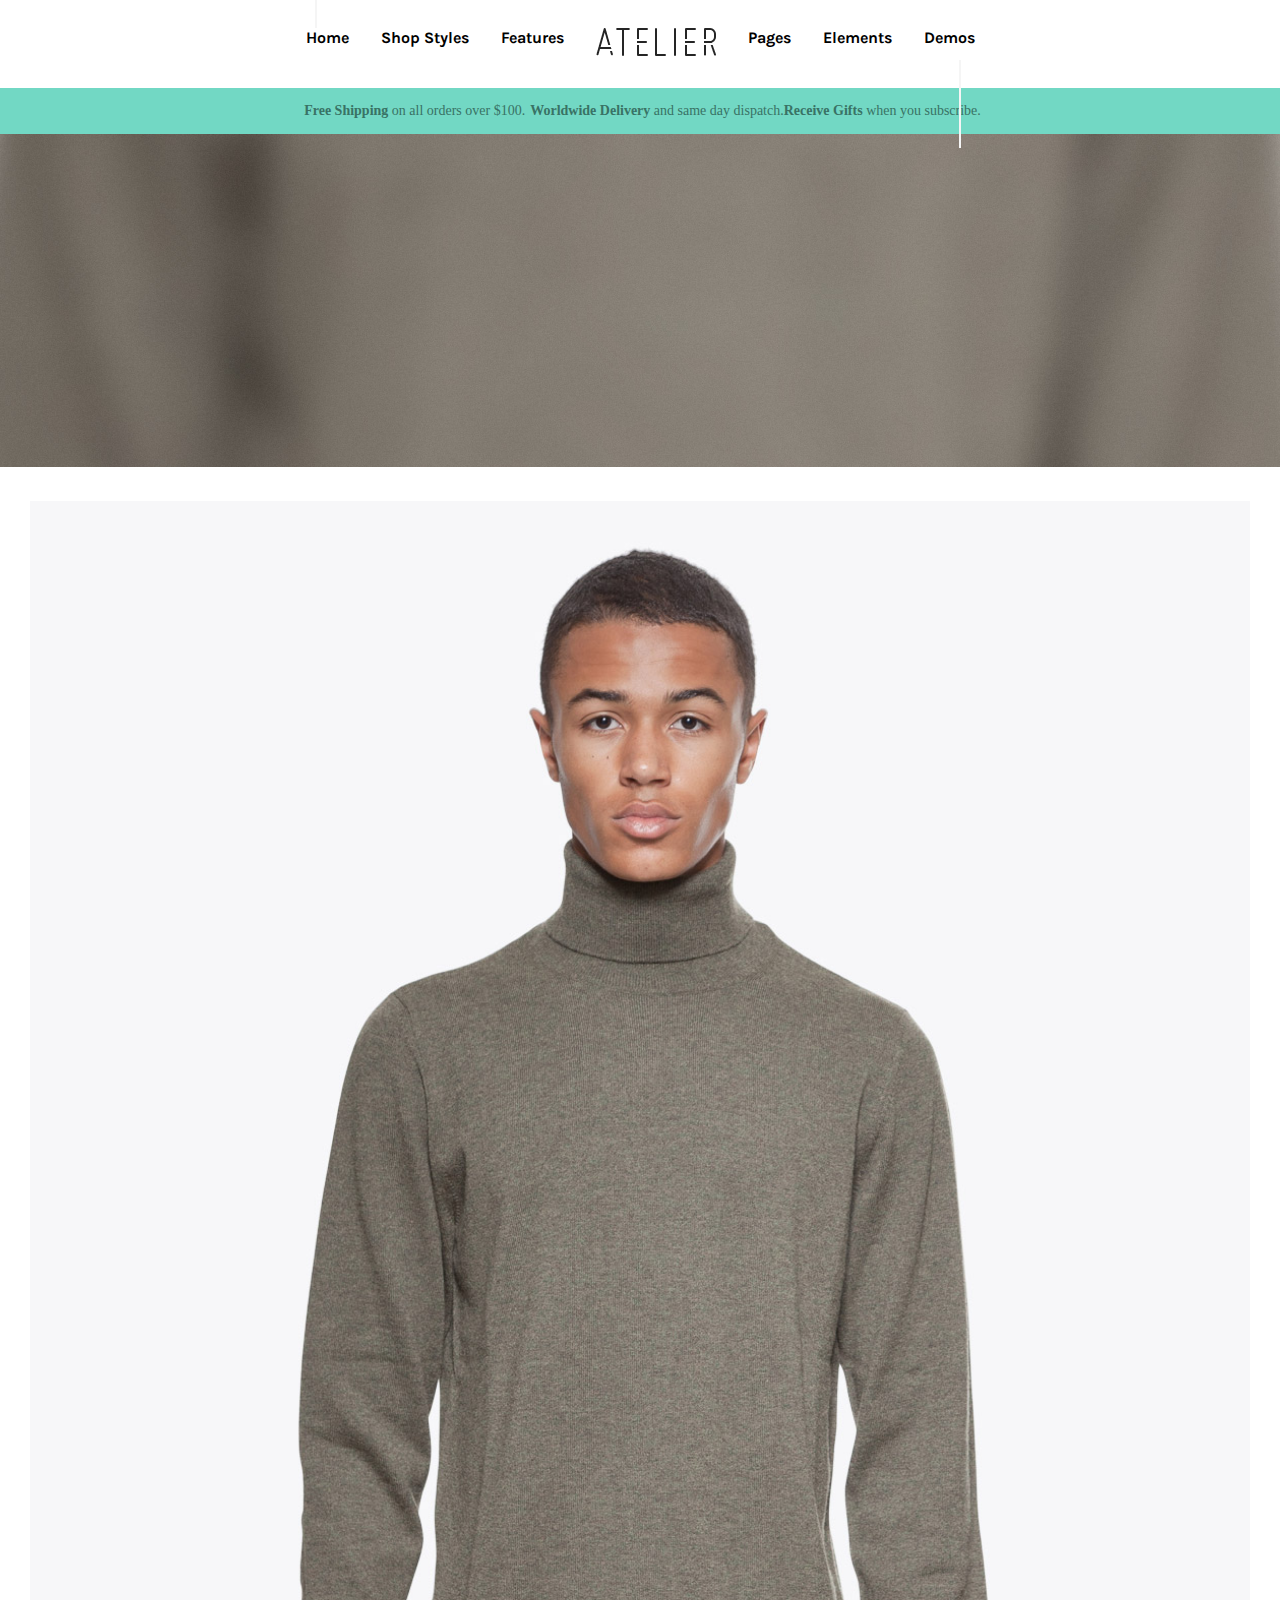
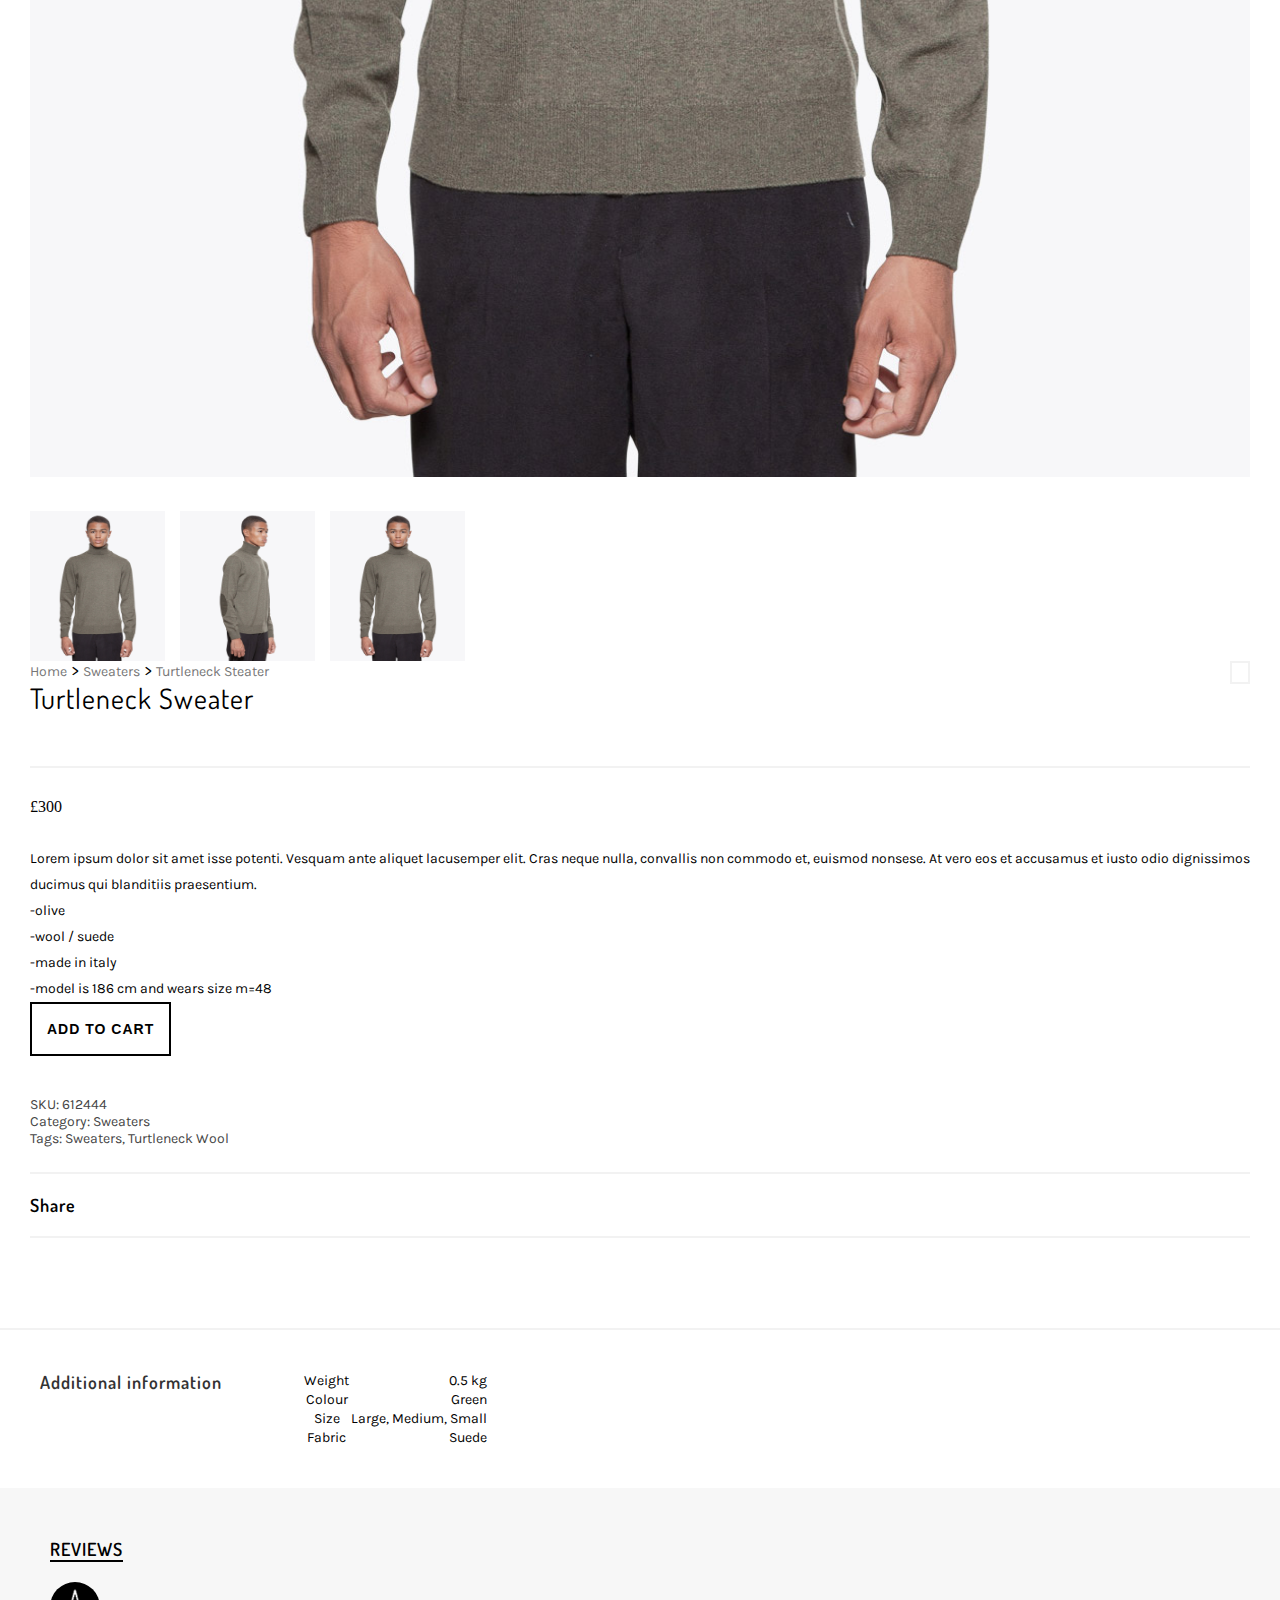
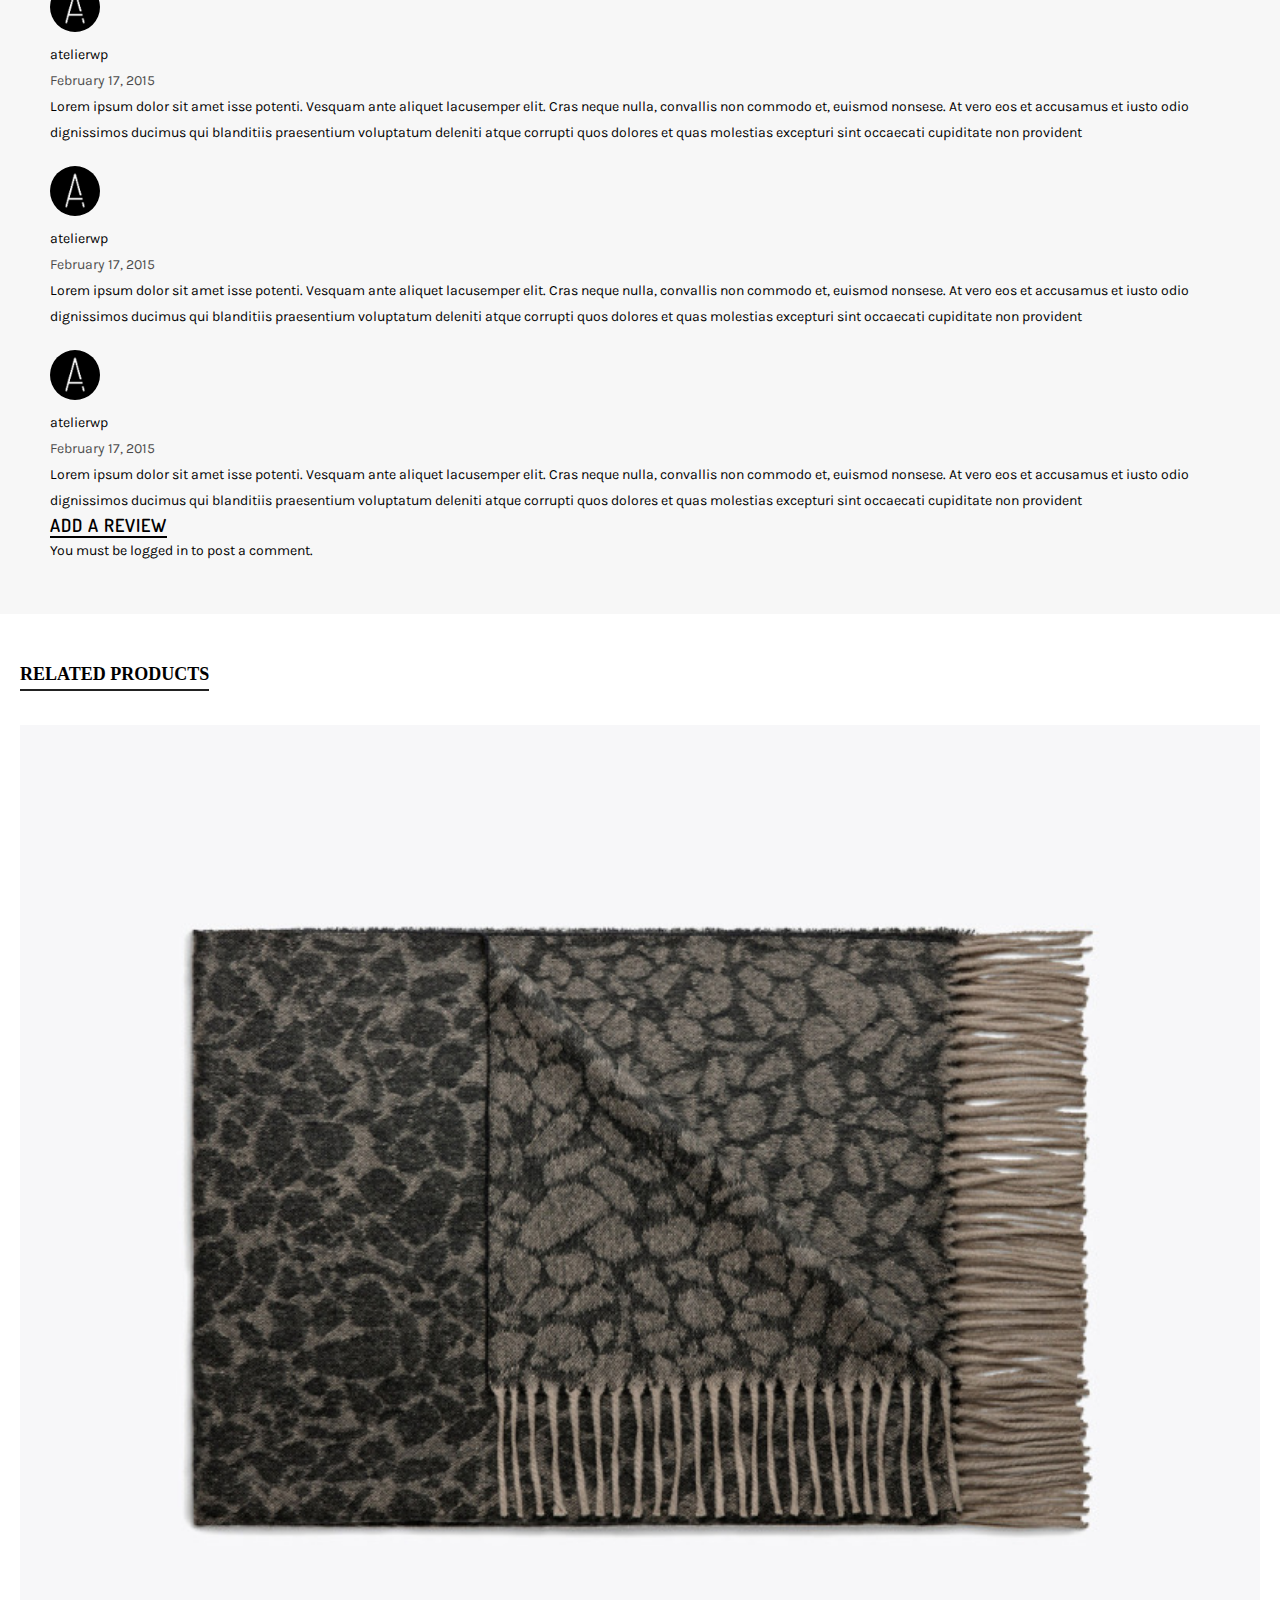
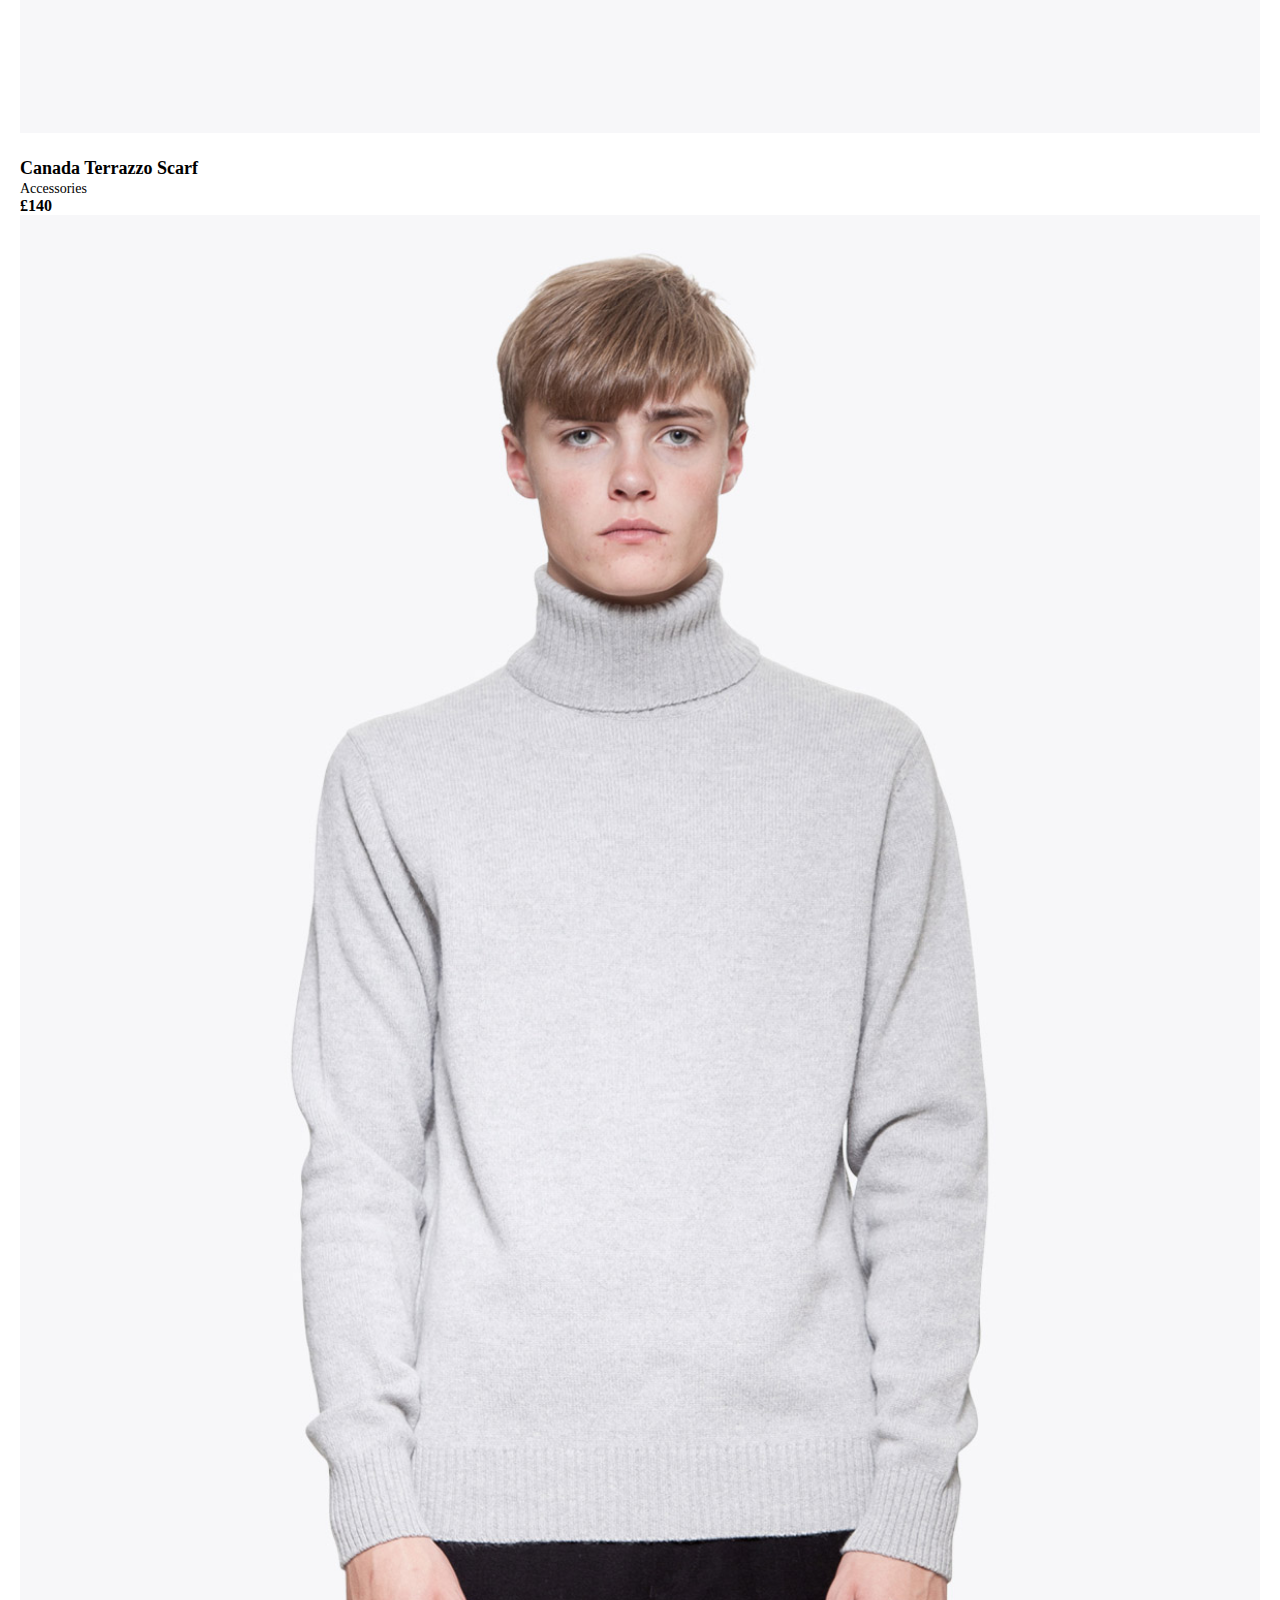
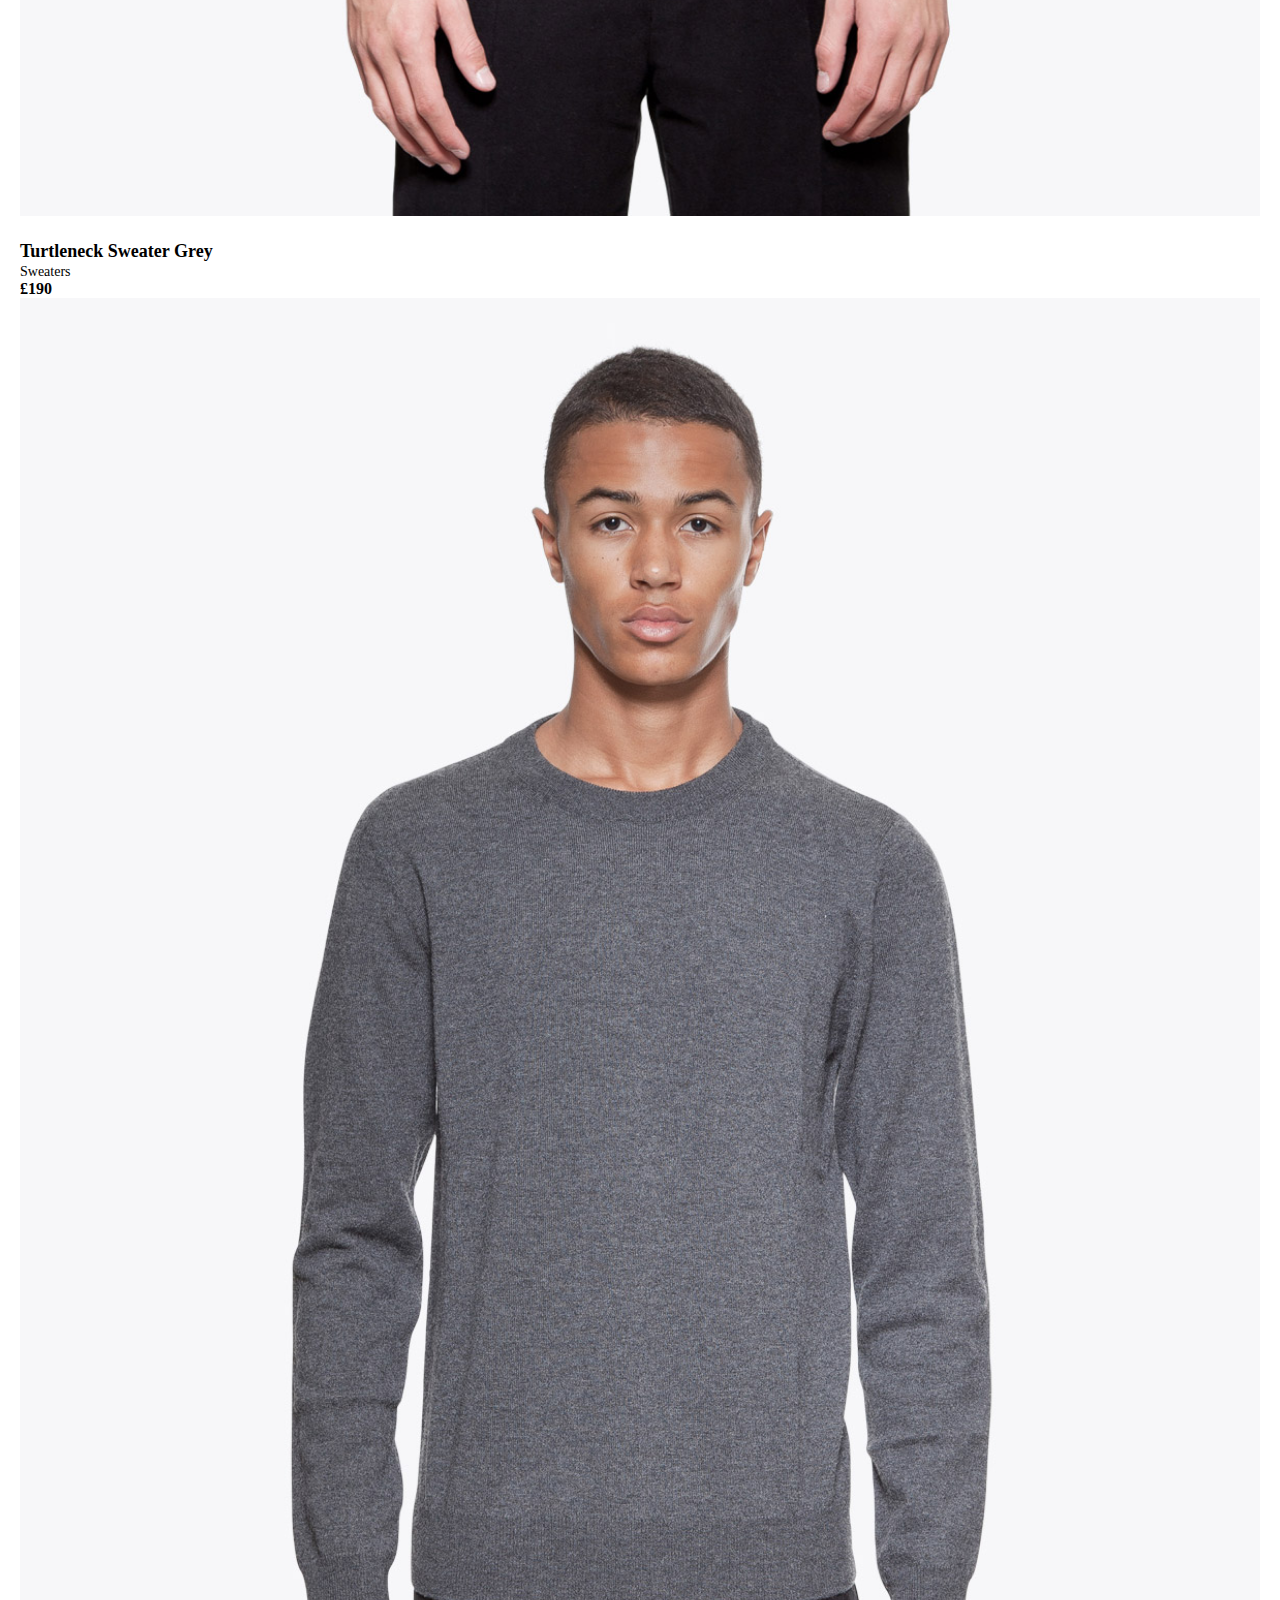
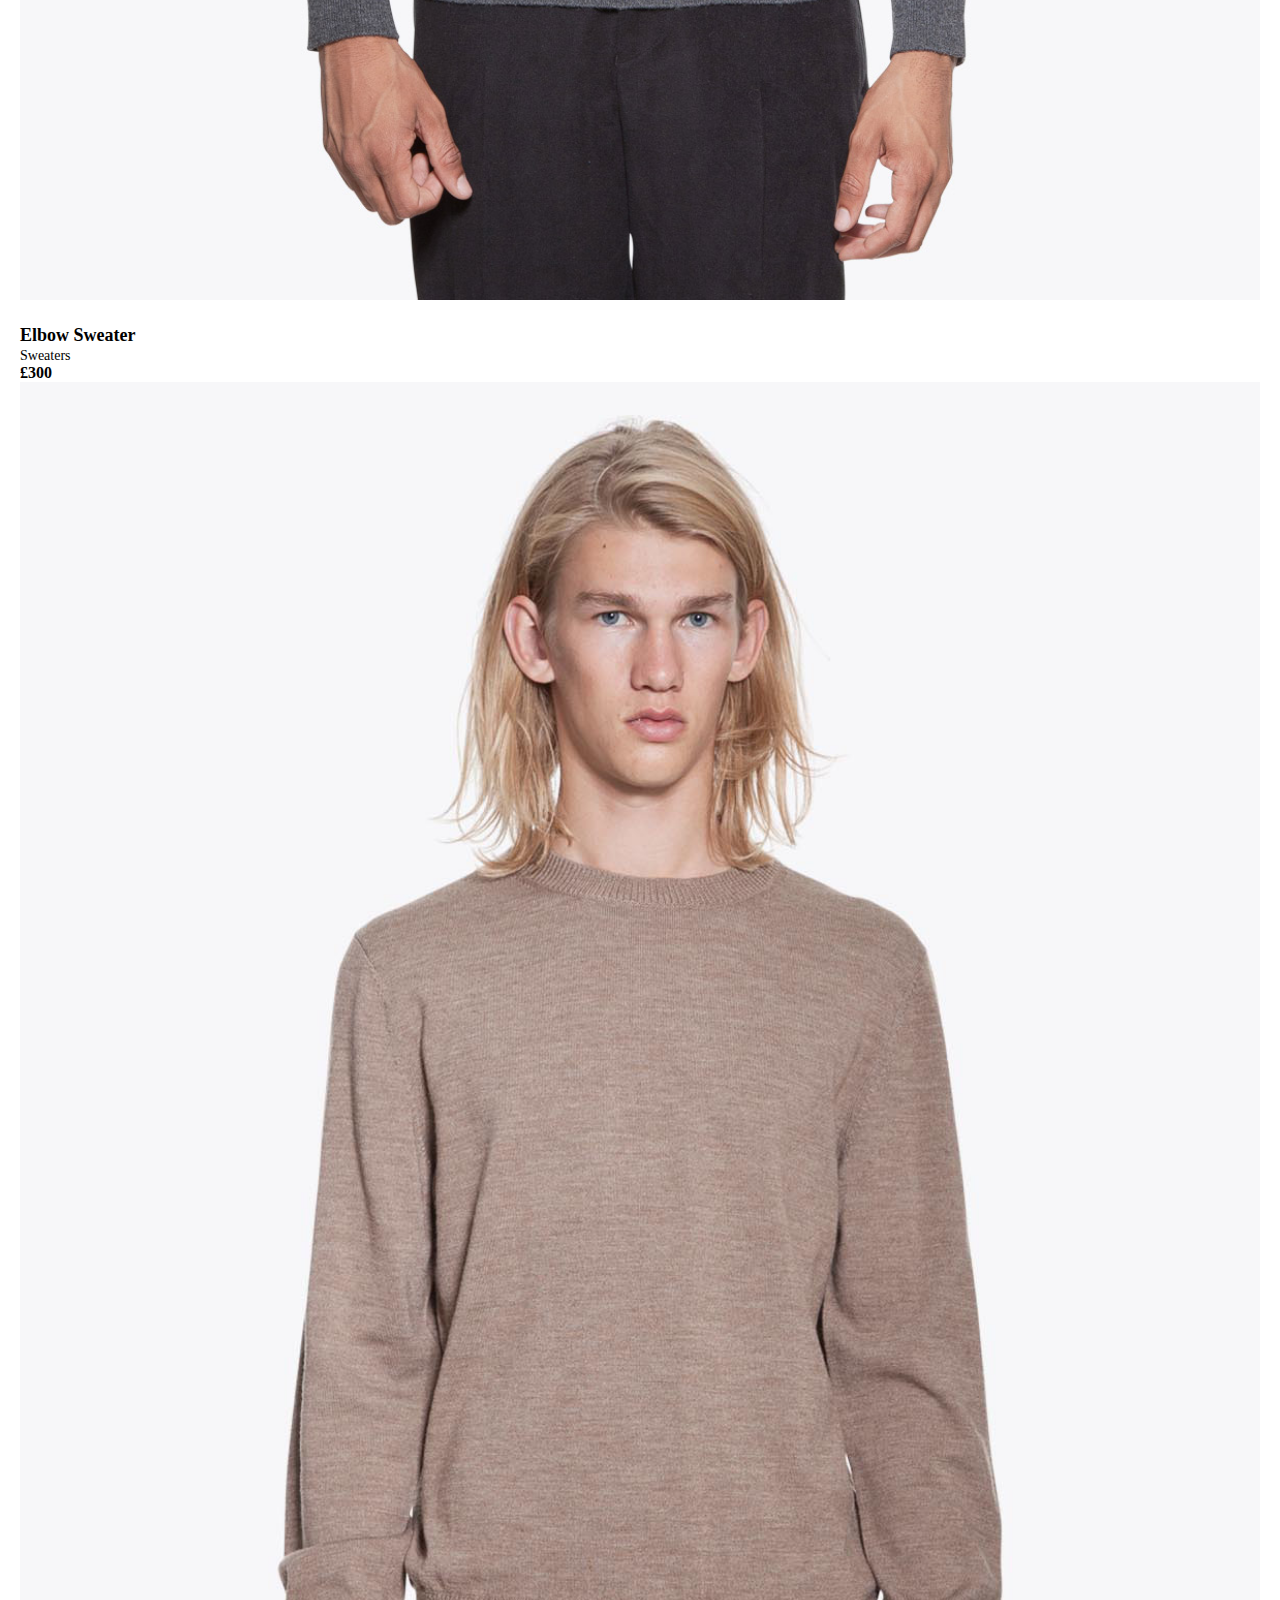
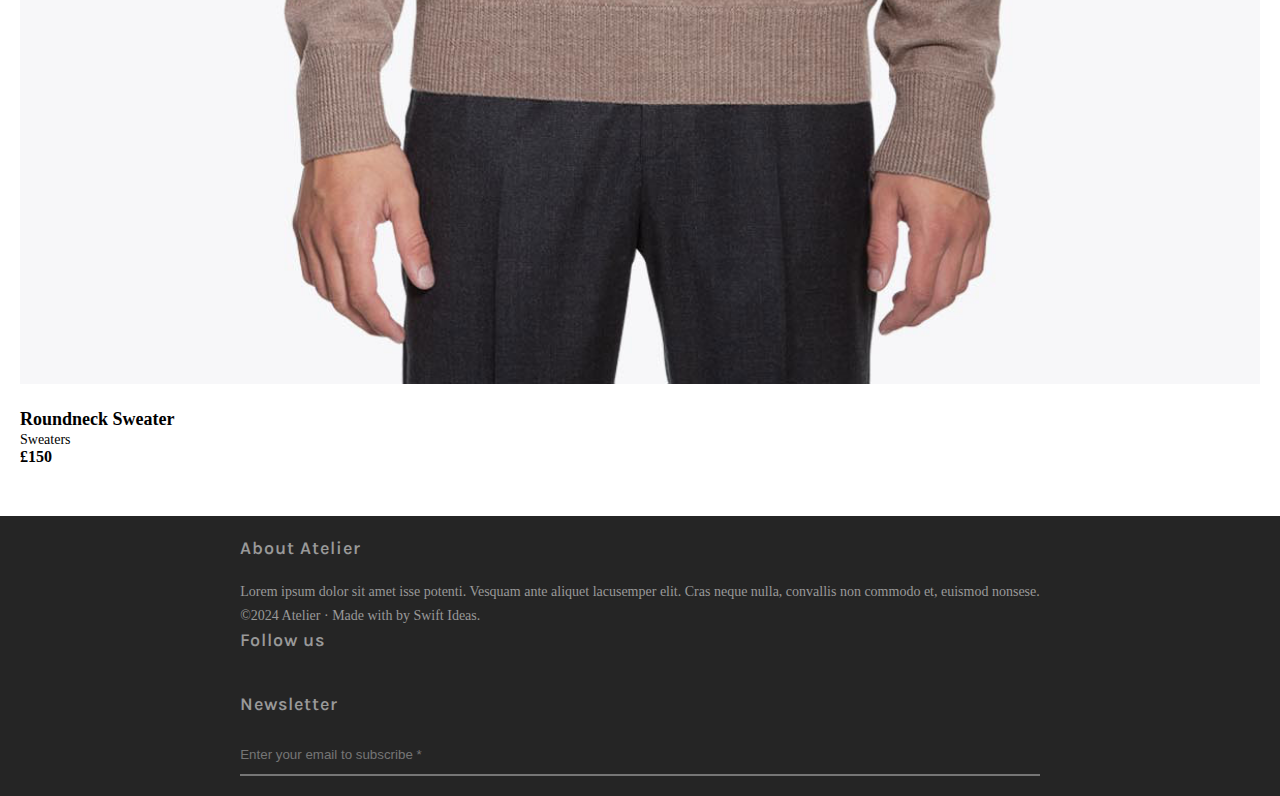
<file: product.html>
<!DOCTYPE html>
<html lang="en">

<head>
    <meta charset="UTF-8">
    <meta name="viewport" content="width=device-width, initial-scale=1.0">
    <title>Document</title>
    <link href="https://cdn.jsdelivr.net/npm/bootstrap@5.3.2/dist/css/bootstrap.min.css" rel="stylesheet"
        integrity="sha384-T3c6CoIi6uLrA9TneNEoa7RxnatzjcDSCmG1MXxSR1GAsXEV/Dwwykc2MPK8M2HN" crossorigin="anonymous">
    <link rel="stylesheet" href="https://cdnjs.cloudflare.com/ajax/libs/font-awesome/6.5.1/css/all.min.css"
        integrity="sha512-DTOQO9RWCH3ppGqcWaEA1BIZOC6xxalwEsw9c2QQeAIftl+Vegovlnee1c9QX4TctnWMn13TZye+giMm8e2LwA=="
        crossorigin="anonymous" referrerpolicy="no-referrer" />
    <link rel="preconnect" href="https://fonts.googleapis.com">
    <link rel="preconnect" href="https://fonts.gstatic.com" crossorigin>
    <link href="https://fonts.googleapis.com/css2?family=Dosis:wght@300;500&family=Karla:wght@400;600&display=swap"
        rel="stylesheet">
    <link rel="stylesheet" href="assets/scss/style.css">
</head>

<body>

    <header>
        <div class="container-fluid">
            <div class="header row mx-0">
                <div class="header-left col-sm-2 col-3">
                    <div class="left-icon">
                        <i class="fa-solid fa-bars"></i>
                    </div>
                    <div class="icon d-xl-flex d-none">
                        <i class="fa-solid fa-magnifying-glass"></i>
                    </div>
                </div>
                <div class="header-menu col-sm-7 "> 
                    <ul class="main-menu">
                        <li class="nav-item d-xl-flex d-none">
                            <a href="#">Home</a>
                            <div class="menu-item row mx-0">
                                <div class="col-6">
                                    <ul class="dropdown">
                                        <li><a href="#">Landing</a></li>
                                        <li><a href="#">Animated Header</a></li>
                                        <li><a href="#">Tiles Tiles Tiles</a></li>
                                        <li><a href="#">Multi-Masonry</a></li>
                                        <li><a href="#">Modern Classic</a></li>
                                    </ul>
                                </div>
                                <div class="col-6">
                                    <ul class="dropdown">
                                        <li><a href="#">Poster</a></li>
                                        <li><a href="#">Product Focus</a></li>
                                        <li><a href="#">Half/Half Split</a></li>
                                        <li><a href="#">Naked Header + Tiles</a></li>
                                        <li><a href="#">Fullscreen + Masonry</a></li>
                                    </ul>
                                </div>
                            </div>
                        </li>
                        <li class="nav-item  d-xl-flex d-none">
                            <a href="#">Shop Styles</a>
                            <div class="mega-menu row mx-0">
                                <div class="col-3">
                                    <ul class="mega-item">
                                        <li class="item"><a href="#">Shop Styles</a></li>
                                        <li><a href="#">Standard Full-width</a></li>
                                        <li><a href="sidebar.html">Standard w/ sidebar</a></li>
                                        <li><a href="#">Standard w/ right sidebar</a></li>
                                        <li><a href="#">Multi-MAasonry Full-width</a></li>
                                        <li><a href="#">Multi-MAasonry Boxed</a></li>
                                        <li><a href="#">Multiple Mixed Rows</a></li>
                                        <li><a href="#">Product Category Page</a></li>
                                        <li class="border border-0"><a href="#">All Categories</a></li>
                                    </ul>
                                </div>
                                <div class="col-3">
                                    <ul class="mega-item">
                                        <li class="item"><a href="#">Shop Styles Cont.</a></li>
                                        <li><a href="#">Standard 2 Columns</a></li>
                                        <li><a href="#">Standard 4 Columns</a></li>
                                        <li><a href="#">Gallery 4 Columns</a></li>
                                        <li><a href="#">Gallery 3 Columns</a></li>
                                        <li><a href="#">Gallery 4 Columns Alt</a></li>
                                        <li><a href="#">Standard 5 Columns Full-width</a></li>
                                        <li><a href="#">Standard 6 Col Full-width</a></li>
                                        <li class="border border-0"><a href="#">Gallery Bordered Full-width</a></li>
                                    </ul>
                                </div>
                                <div class="col-3">
                                    <ul class="mega-item">
                                        <li class="item"><a href="#">Product Pages</a></li>
                                        <li><a href="product.html">Standard Product</a></li>
                                        <li><a href="#">Extended Product</a></li>
                                        <li><a href="#">Full-Screen Product</a></li>
                                        <li><a href="#">Variable Product</a></li>
                                        <li><a href="#">Grouped Product</a></li>
                                        <li><a href="#">Out of Stock Product</a></li>
                                        <li class="border border-0"><a href="#">Sale Product</a></li>
                                    </ul>
                                </div>
                                <div class="col-3">
                                    <ul class="mega-item">
                                        <li class="item"><a href="#">Misc. Shop Pages</a></li>
                                        <li>
                                            <i class="fa-solid fa-cart-shopping"></i>
                                            <a href="#">Shopping Cart</a>
                                        </li>
                                        <li>
                                            <i class="fa-solid fa-star"></i>
                                            <a href="#">Wishlist</a>
                                        </li>
                                        <li>
                                            <i class="fa-solid fa-truck"></i>
                                            <a href="#">Track Your Order</a>
                                        </li>
                                        <li><a href="#">My Account</a></li>
                                        <li><a href="#">Checkout</a></li>
                                        <li><a href="lookbook.html">Lookbook</a></li>
                                        <li class="border border-0"><a href="#">Catalog Mode</a></li>
                                    </ul>
                                </div>
                            </div>
                        </li>
                        <li class="nav-item  d-xl-flex d-none">
                            <a href="#">Features</a>
                            <div class="sub-megamenu">
                                <ul>
                                    <li><a href="features.html">Stunning Modern Design</a></li>
                                    <li><a href="#">Custom Shop Icon Font</a></li>
                                    <li><a href="#">3 Cart Icon Styles</a></li>
                                    <li><a href="#">5 CSS3 Cart Animations</a></li>
                                    <li><a href="#">Shop View Switcher</a></li>
                                    <li><a href="#">3 Product Page Options</a></li>
                                    <li><a href="#">Total Product Control</a></li>
                                    <li><a href="#">Global Banner</a></li>
                                </ul>
                                <ul>
                                    <li><a href="#">Slick Add to cart Process</a></li>
                                    <li><a href="#">Newsletter / Subcribe B...</a></li>
                                    <li><a href="#">4 Incredible Shop Styles</a></li>
                                    <li><a href="#">Multi-Size Masonry Shop</a></li>
                                    <li><a href="#">Tailored Mobile Experience</a></li>
                                    <li><a href="#">10 Header Options</a></li>
                                    <li><a href="#">14 High-Quality Demos</a></li>
                                    <li><a href="#">3 Page Stylesa</a></li>
                                </ul>
                                <ul>
                                    <li><a href="#">5 Page Header Styles</a></li>
                                    <li><a href="#">Animated Page Header</a></li>
                                    <li><a href="#">Swift or VC Page Builder</a></li>
                                    <li><a href="#">519 Font Awesome Icons</a></li>
                                    <li><a href="#">197 IconMind Icons</a></li>
                                    <li><a href="#">Unlimited Custom Colours</a></li>
                                    <li><a href="#">Demo Content Importer</a></li>
                                    <li><a href="#">Retina-Ready</a></li>
                                </ul>
                                <ul>
                                    <li><a href="#">Free Support & Updates</a></li>
                                    <li><a href="#">Amazing Premium Sliders</a></li>
                                    <li><a href="#">100% Translatable</a></li>
                                    <li><a href="#">Extensive Theme Options</a></li>
                                    <li><a href="#">Loaded With Shortcodes</a></li>
                                    <li><a href="#">671+ Free Google Fonts</a></li>
                                    <li><a href="#">Epic Performance & SEO</a></li>
                                    <li><a href="#">RTL Support</a></li>
                                </ul>
                                <ul>
                                    <li><a href="#">Custom Font Integration</a></li>
                                    <li><a href="#">2 One-Page Nav Styles</a></li>
                                    <li><a href="#">41 CSS3 Animations</a></li>
                                    <li><a href="#">Flexible Mega-Menu</a></li>
                                    <li><a href="#">Multi-function Rows</a></li>
                                    <li><a href="#">Portfolio Options</a></li>
                                    <li><a href="#">Blog Options</a></li>
                                    <li><a href="#">Promo Bar</a></li>
                                </ul>
                            </div>
                        </li>
                        <li class="nav-item"><a href="#"><img src="assets/images/logo.png" alt="logo"></a></li>
                        <li class="nav-item d-xl-flex d-none">
                            <a href="#">Pages</a>
                            <div class="mega-menu row mx-0 ">
                                <div class="col-2">
                                    <ul class="mega-item">
                                        <li class="item"><a href="#">General</a></li>
                                        <li><a href="#">About Me</a></li>
                                        <li><a href="#">About Us</a></li>
                                        <li><a href="#">About Us Alt</a></li>
                                        <li><a href="#">Contact</a></li>
                                        <li><a href="#">Contact Alt</a></li>
                                        <li><a href="#">Contact Alt 2</a></li>
                                        <li class="border border-0"><a href="#">Coming Soon</a></li>
                                    </ul>
                                </div>
                                <div class="col-2">
                                    <ul class="mega-item">
                                        <li class="item"><a href="#">General cont.</a></li>
                                        <li><a href="#">F.A.Q.'s</a></li>
                                        <li><a href="#">Meet the Team</a></li>
                                        <li><a href="#">Size and Fit</a></li>
                                        <li><a href="#">Pricing</a></li>
                                        <li><a href="#">Left Sidebar</a></li>
                                        <li><a href="#">Right Sidebar</a></li>
                                        <li class="border border-0"><a href="#">Maintenance Mode</a></li>
                                    </ul>
                                </div>
                                <div class="col-2">
                                    <ul class="mega-item">
                                        <li class="item"><a href="#">Blog</a></li>
                                        <li><a href="blog.html">Half/Half Split</a></li>
                                        <li><a href="#">Half/Half Split Alt</a></li>
                                        <li><a href="#">Standard with side...</a></li>
                                        <li><a href="#">Standard Alt with s...</a></li>
                                        <li><a href="#">Bold Text Only Style</a></li>
                                        <li class="border border-0"><a href="#">Mini with sidebar</a></li>
                                    </ul>
                                </div>
                                <div class="col-2">
                                    <ul class="mega-item">
                                        <li class="item"><a href="#">Blog cont.</a></li>
                                        <li><a href="#">Masonry Style</a></li>
                                        <li><a href="#">Masonry Full-width</a></li>
                                        <li><a href="#">Masonry Wrapped</a></li>
                                        <li><a href="#">Standard Blog Post</a></li>
                                        <li><a href="#">Detailed Blog Post</a></li>
                                        <li class="border border-0"><a href="#">Half/Half Split Post</a></li>
                                    </ul>
                                </div>
                                <div class="col-2">
                                    <ul class="mega-item">
                                        <li class="item"><a href="#">Portfolio</a></li>
                                        <li><a href="#">3 Column Standard</a></li>
                                        <li><a href="#">3 Column Gallery Alt</a></li>
                                        <li><a href="#">Multi-Size Masonry</a></li>
                                        <li><a href="#">4 Column Gallery</a></li>
                                        <li class="border border-0"><a href="#">4 Column Gallery Alt</a></li>
                                    </ul>
                                </div>
                                <div class="col-2">
                                    <ul class="mega-item">
                                        <li class="item"><a href="#">Portfolio cont.</a></li>
                                        <li><a href="#">4 Column Masonry</a></li>
                                        <li><a href="#">Multi-Size Masonry</a></li>
                                        <li><a href="#">Multi-Size Masonry</a></li>
                                        <li><a href="#">Detailed Post</a></li>
                                        <li class="border border-0"><a href="#">Standard Post</a></li>
                                    </ul>
                                </div>
                            </div>
                        </li>
                        <li class="nav-item  d-xl-flex d-none">
                            <a href="#">Elements</a>
                            <div class="sub-megamenu">
                                <ul class="sub-menu">
                                    <li><a href="#">Animation</a></li>
                                    <li><a href="#">Accordion & Toggles</a></li>
                                    <li><a href="#">Blog</a></li>
                                    <li><a href="#">Boxed Content</a></li>
                                    <li><a href="#">Buttons & Social Icons</a></li>
                                    <li><a href="#">Clients</a></li>
                                    <li><a href="#">Code Snippet</a></li>
                                    <li><a href="#">Columns</a></li>
                                    <li class="border border-0"><a href="#">Countdown</a></li>
                                </ul>
                                <ul class="sub-menu">
                                    <li><a href="#">Counters, Charts & Progr...</a></li>
                                    <li><a href="#">Directory Map</a></li>
                                    <li><a href="#">Divider</a></li>
                                    <li><a href="#">Fullscreen Videos</a></li>
                                    <li><a href="#">Galleries</a></li>
                                    <li><a href="#">Gallery</a></li>
                                    <li><a href="#">Google Maps</a></li>
                                    <li><a href="#">Icon Box</a></li>
                                    <li class="border border-0"><a href="#">Image</a></li>
                                </ul>
                                <ul class="sub-menu">
                                    <li><a href="#">Image Banners</a></li>
                                    <li><a href="#">Lists</a></li>
                                    <li><a href="#">Modals</a></li>
                                    <li><a href="#">Portfolio Carousel</a></li>
                                    <li><a href="#">Pricing Table</a></li>
                                    <li><a href="#">Products</a></li>
                                    <li><a href="#">Products (Mini)</a></li>
                                    <li><a href="#">Promo Bar</a></li>
                                    <li class="border border-0"><a href="#">Quotes</a></li>
                                </ul>
                                <ul class="sub-menu">
                                    <li><a href="#">Recent Posts</a></li>
                                    <li><a href="#">Responsive Visibility</a></li>
                                    <li><a href="#">Revolution Slider</a></li>
                                    <li><a href="#">Rows & Expanding Rows</a></li>
                                    <li><a href="#">Social Grid</a></li>
                                    <li><a href="#">Super Search</a></li>
                                    <li><a href="#">Swift Slider v3</a></li>
                                    <li><a href="#">Tables</a></li>
                                    <li class="border border-0"><a href="#">Tabs</a></li>
                                </ul>
                                <ul class="sub-menu">
                                    <li><a href="#">Team</a></li>
                                    <li><a href="#">Testimonials</a></li>
                                    <li><a href="#">Testimonials Slider</a></li>
                                    <li><a href="#">Tour</a></li>
                                    <li><a href="#">Tweets Sliders</a></li>
                                    <li><a href="#">Typography</a></li>
                                    <li class="border border-0"><a href="#">Video Player</a></li>
                                </ul>
                            </div>
                        </li>
                        <li class="nav-item  d-xl-flex d-none">
                            <a href="#">Demos</a>
                            <div class="image-megamenu">
                                <div class="img-menu">
                                    <a href="#"><img src="assets/images/i-3.jpg" alt="photo"></a>
                                    <p>Alvae EDD</p>
                                </div>
                                <div class="img-menu">
                                    <a href="#"><img src="assets/images/i-1.jpg" alt="photo"></a>
                                    <p>Rebel T-shirts</p>
                                </div>
                                <div class="img-menu">
                                    <a href="#"><img src="assets/images/i-2.jpg" alt="photo"></a>
                                    <p>Vario Preview Slider</p>
                                </div>
                                <div class="img-menu">
                                    <a href="#"><img src="assets/images/i-4.jpg" alt="photo"></a>
                                    <p>Porter Furniture</p>
                                </div>
                                <div class="img-menu">
                                    <a href="#"><img src="assets/images/i-5.jpg" alt="photo"></a>
                                    <p>Flock Furniture</p>
                                </div>
                                <div class="button-menu">
                                    <button>
                                        <a href="#">VIEW ALL</a>
                                    </button>
                                </div>
                            </div>
                        </li>
                    </ul>
                </div>
                <div class="header-right col-3">
                    <div class="right-icon">
                        <i class="icon-dropdown fa-solid fa-cart-plus"></i>
                        <div class="right-dropdown">
                            <p class="mb-0">Your cart is empty.</p>
                        </div>
                        <i class="rightdrp fa-solid fa-clipboard-list d-xl-flex d-none"></i>
                        <div class="right-down">
                            <p class="m-0">Your cart is empty.</p>
                        </div>
                    </div>
                    <div class="user-icon d-xl-flex d-none">
                        <i class="fa-regular fa-user"></i>
                        <div class="drp">
                            <ul class="mb-0">
                                <li><a href="#">Login</a></li>
                                <li><a href="#">Sign Up</a></li>
                                <li class="innerdrp"><a href="#">English</a>
                                    <i class="float-end fa-solid fa-angle-right"></i>
                                    <div class="language">
                                        <ul>
                                            <li><a href="#">DEMO - EXAMPLE PURPOSES</a></li>
                                            <li><a href="#">German</a></li>
                                            <li><a href="#">English</a></li>
                                            <li><a href="#">Spanish</a></li>
                                            <li><a href="#">French</a></li>
                                        </ul>
                                    </div>
                                </li>
                            </ul>
                        </div>
                    </div>
                </div>
            </div>
        </div>
    </header>

    <section id="section">
        <div class="nav-desc row mx-0  d-md-flex ">
            <div class="text d-flex col-md-4 col-12">
                <i class="fa-solid fa-truck"></i>
                <p class="mb-0"><strong>Free Shipping</strong> on all orders over $100.</p>
            </div>
            <div class="text d-flex col-md-4 col-12">
                <i class="fa-solid fa-check"></i>
                <p class="mb-0"><strong>Worldwide Delivery</strong> and same day dispatch.</p>
            </div>
            <div class="text col-md-4 col-12">
                <p class="mb-0"><strong>Receive Gifts</strong> when you subscribe.</p>
            </div>
        </div>
    </section>

    <section>
        <div class="fancy-heading-wrap">
            <img src="assets/images/i-49.jpg" alt="image">
        </div>
        <div>
            <div class="box-img-area row mx-0">
                <div class="box-area col-md-6 col-12">
                    <div class="main-box-item">
                        <img id="mainImage" src="assets/images/i-51.jpg" alt="image">
                    </div>
                    <div class="sub-box-item">
                        <div class="box-item">
                            <img src="assets/images/i-51.jpg" alt="image">
                        </div>
                        <div class="box-item">
                            <img src="assets/images/i-109.jpg" alt="image">
                        </div>
                        <div class="box-item">
                            <img src="assets/images/i-51.jpg" alt="image">
                        </div>
                    </div>
                </div>
                <div class="col-md-6 col-12">
                    <div class="summary">
                        <div class="product-nav">
                            <a href="#">Home</a>
                            <span> > </span>
                            <a href="#">Sweaters</a>
                            <span> > </span>
                            <a href="#">Turtleneck Steater</a>
                            <div class="pro-icon"><i class="fa-solid fa-angle-right"></i></div>
                        </div>
                        <div class="pro-header">
                            <h1>Turtleneck Sweater</h1>
                        </div>
                    </div>
                    <div class="product-rating">
                        <div class="product-price">
                            <span>£300</span>
                            <i class="fa-solid fa-star"></i>
                            <i class="fa-solid fa-star"></i>
                            <i class="fa-solid fa-star"></i>
                            <i class="fa-solid fa-star"></i>
                            <i class="fa-solid fa-star"></i>
                        </div>
                        <div class="product-short">
                            <p>Lorem ipsum dolor sit amet isse potenti. Vesquam ante aliquet lacusemper elit. Cras neque
                                nulla, convallis non commodo et, euismod nonsese. At vero eos et accusamus et iusto odio
                                dignissimos ducimus qui blanditiis praesentium.
                            </p>
                            <p> -olive</p>
                            <p> -wool / suede</p>
                            <p> -made in italy</p>
                            <p> -model is 186 cm and wears size m=48</p>
                        </div>
                        <div class="cart">
                            <div class="quantity">
                                <button class="d-flex">
                                    <i class="fa-solid fa-truck-medical"></i>
                                    <p class="mb-0">ADD TO CART</p>
                                </button>
                            </div>
                        </div>
                        <div class="product-meta">
                            <p>SKU: 612444</p>
                            <p>Category: <a href="#"> Sweaters</a></p>
                            <p>Tags:
                                <a href="#"> Sweaters,</a>
                                <a href="#">Turtleneck</a>
                                <a href="#">Wool</a>
                            </p>
                        </div>
                        <div class="share-counts">
                            <h3>Share</h3>
                            <a href="#"><i class="fa-brands fa-facebook"></i></a>
                            <a href="#"><i class="fa-brands fa-twitter"></i></a>
                            <a href="#"><i class="fa-brands fa-pinterest"></i></a>
                        </div>
                    </div>
                </div>
            </div>
        </div>
        <div class="product-after-summary">
            <div class="container">
                <div class="tabs">
                    <h4>Additional information</h4>
                </div>
                <div class="product-table">
                    <table class="table table-striped">
                        <tbody>
                            <tr>
                                <th class="attribut">Weight</th>
                                <td class="value">0.5 kg</td>
                            </tr>
                            <tr>
                                <th class="attribut">Colour</th>
                                <td class="value">Green</td>
                            </tr>
                            <tr>
                                <th class="attribut">Size</th>
                                <td class="value">Large, Medium, Small</td>
                            </tr>
                            <tr>
                                <th class="attribut">Fabric</th>
                                <td class="value">Suede</td>
                            </tr>
                        </tbody>
                    </table>
                </div>

            </div>
        </div>
    </section>

    <section>
        <div class="product-reviews">
            <div class="container">
                <div class="row">
                    <div class="reviews col-7">
                        <h3>REVIEWS</h3>
                        <div class="commentlist">
                            <div>
                                <div class="comment-details">
                                    <p class="stars">
                                        <i class="fa-solid fa-star"></i>
                                        <i class="fa-solid fa-star"></i>
                                        <i class="fa-solid fa-star"></i>
                                        <i class="fa-solid fa-star"></i>
                                        <i class="fa-solid fa-star"></i>
                                    </p>
                                    <div class="comment-img">
                                        <img src="assets/images/i-110.png" alt="img">
                                    </div>
                                    <p class="mb-0">atelierwp</p>
                                    <p class="data">February 17, 2015</p>
                                </div>
                                <div class="comment-text">
                                    <p>Lorem ipsum dolor sit amet isse potenti. Vesquam ante aliquet lacusemper elit.
                                        Cras neque nulla, convallis non commodo et, euismod nonsese. At vero eos et
                                        accusamus et iusto odio dignissimos ducimus qui blanditiis praesentium
                                        voluptatum deleniti atque corrupti quos dolores et quas molestias excepturi sint
                                        occaecati cupiditate non provident</p>
                                </div>
                            </div>
                        </div>
                        <div class="commentlist">
                            <div>
                                <div class="comment-details">
                                    <p class="stars">
                                        <i class="fa-solid fa-star"></i>
                                        <i class="fa-solid fa-star"></i>
                                        <i class="fa-solid fa-star"></i>
                                        <i class="fa-solid fa-star"></i>
                                        <i class="fa-solid fa-star"></i>
                                    </p>
                                    <div class="comment-img">
                                        <img src="assets/images/i-110.png" alt="img">
                                    </div>
                                    <p class="mb-0">atelierwp</p>
                                    <p class="data">February 17, 2015</p>
                                </div>
                                <div class="comment-text">
                                    <p>Lorem ipsum dolor sit amet isse potenti. Vesquam ante aliquet lacusemper elit.
                                        Cras neque nulla, convallis non commodo et, euismod nonsese. At vero eos et
                                        accusamus et iusto odio dignissimos ducimus qui blanditiis praesentium
                                        voluptatum deleniti atque corrupti quos dolores et quas molestias excepturi sint
                                        occaecati cupiditate non provident</p>
                                </div>
                            </div>
                        </div>
                        <div class="commentlist">
                            <div>
                                <div class="comment-details">
                                    <p class="stars">
                                        <i class="fa-solid fa-star"></i>
                                        <i class="fa-solid fa-star"></i>
                                        <i class="fa-solid fa-star"></i>
                                        <i class="fa-solid fa-star"></i>
                                        <i class="fa-solid fa-star"></i>
                                    </p>
                                    <div class="comment-img">
                                        <img src="assets/images/i-110.png" alt="img">
                                    </div>
                                    <p class="mb-0">atelierwp</p>
                                    <p class="data">February 17, 2015</p>
                                </div>
                                <div class="comment-text">
                                    <p>Lorem ipsum dolor sit amet isse potenti. Vesquam ante aliquet lacusemper elit.
                                        Cras neque nulla, convallis non commodo et, euismod nonsese. At vero eos et
                                        accusamus et iusto odio dignissimos ducimus qui blanditiis praesentium
                                        voluptatum deleniti atque corrupti quos dolores et quas molestias excepturi sint
                                        occaecati cupiditate non provident</p>
                                </div>
                            </div>
                        </div>
                    </div>
                    <div class="review_form col-5">
                        <h3>ADD A REVIEW</h3>
                        <p>You must be logged in to post a comment.</p>
                    </div>
                </div>
            </div>
        </div>
    </section>

    <section>
        <div class="title-section container">
            <div class="title-text">
                <h3>RELATED PRODUCTS</h3>
            </div>
            <div class="title-img row mx-0">
                <div class="badge-wrap col-md-3 col-sm-6">
                    <div class="title-wrap">
                        <img src="assets/images/i-16.jpg" alt="img">
                        <div class="cart-overlay">
                            <div class="addbtn"><a href="#"><i class="fa-solid fa-cart-plus"></i></a></div>
                            <div class="addbtn d-xxl-flex d-none"><a href="#"><i class="fa-solid fa-clipboard-list"></i></a></div>
                            <div class="addbtn d-xxl-flex d-none"><a href="#"><i class="fa-regular fa-eye"></i></a></div>
                        </div>
                    </div>
                    <div class="ttlcontent">
                        <h3><a href="#">Canada Terrazzo Scarf</a></h3>
                        <p><a href="#">Accessories</a></p>
                        <span>£140</span>
                    </div>
                </div>
                <div class="badge-wrap col-md-3 col-sm-6">
                    <div class="title-wrap">
                        <img src="assets/images/i-52.jpg" alt="img">
                        <div class="cart-overlay">
                            <div class="addbtn"><a href="#"><i class="fa-solid fa-cart-plus"></i></a></div>
                            <div class="addbtn d-xxl-flex d-none"><a href="#"><i class="fa-solid fa-clipboard-list"></i></a></div>
                            <div class="addbtn d-xxl-flex d-none"><a href="#"><i class="fa-regular fa-eye"></i></a></div>
                        </div>
                    </div>     
                    <div class="ttlcontent">
                        <h3><a href="#">Turtleneck Sweater Grey</a></h3>
                        <p><a href="#">Sweaters</a></p>
                        <span>£190</span>
                        <p class="stars">
                            <i class="fa-solid fa-star"></i>
                            <i class="fa-solid fa-star"></i>
                            <i class="fa-solid fa-star"></i>
                            <i class="fa-solid fa-star"></i>
                            <i class="fa-solid fa-star"></i>
                        </p>
                    </div>
                </div>
                <div class="badge-wrap col-md-3 col-sm-6">
                    <div class="title-wrap">
                        <img src="assets/images/i-111.jpg" alt="img">
                        <div class="cart-overlay">
                            <div class="addbtn"><a href="#"><i class="fa-solid fa-cart-plus"></i></a></div>
                            <div class="addbtn d-xxl-flex d-none"><a href="#"><i class="fa-solid fa-clipboard-list"></i></a></div>
                            <div class="addbtn d-xxl-flex d-none"><a href="#"><i class="fa-regular fa-eye"></i></a></div>
                        </div>
                    </div>
                    <div class="ttlcontent">
                        <h3><a href="#">Elbow Sweater</a></h3>
                        <p><a href="#">Sweaters</a></p>
                        <span>£300</span>
                    </div>
                </div>
                <div class="badge-wrap col-md-3 col-sm-6">
                    <div class="title-wrap">
                        <img src="assets/images/i-39.jpg" alt="img">
                        <div class="cart-overlay">
                            <div class="addbtn"><a href="#"><i class="fa-solid fa-cart-plus"></i></a></div>
                            <div class="addbtn d-xxl-flex d-none"><a href="#"><i class="fa-solid fa-clipboard-list"></i></a></div>
                            <div class="addbtn d-xxl-flex d-none"><a href="#"><i class="fa-regular fa-eye"></i></a></div>
                        </div>
                    </div>
                    <div class="ttlcontent">
                        <h3><a href="#">Roundneck Sweater</a></h3>
                        <p><a href="#">Sweaters</a></p>
                        <span>£150</span>
                    </div>
                </div>
            </div>
        </div>
    </section>

    <footer>
        <div>
            <div class="footer row mx-0">
                <div class="footer-left col-4">
                    <h3>About Atelier</h3>
                    <p>Lorem ipsum dolor sit amet isse potenti. Vesquam ante aliquet lacusemper elit. Cras neque nulla,
                        convallis non commodo et, euismod nonsese.</p>
                    <p>©2024 Atelier · Made with <i class="fa-solid fa-heart"></i>by Swift Ideas.</p>
                </div>
                <div class="footer-icon col-4">
                    <h3>Follow us</h3>
                    <div>
                        <ul class="social-icon">
                            <li class="twitter"><a href="#"><i class="fa-brands fa-twitter"></i></a></li>
                            <li class="facebook"><a href="#"><i class="fa-brands fa-facebook"></i></a></li>
                            <li class="dribble"><a href="#"><i class="fa-brands fa-dribbble"></i></a></li>
                            <li class="youtube"><a href="#"><i class="fa-brands fa-youtube"></i></a></li>
                            <li class="vimeo"><a href="#"><i class="fa-brands fa-vimeo"></i></a></li>
                            <li class="tumblr"><a href="#"><i class="fa-brands fa-tumblr"></i></a></li>
                            <li class="skype"><a href="#"><i class="fa-brands fa-skype"></i></a></li>
                            <li class="linkedin"><a href="#"><i class="fa-brands fa-linkedin"></i></a></li>
                            <li class="google"><a href="#"><i class="fa-brands fa-google-plus"></i></a></li>
                        </ul>
                        <ul class="social-icon">
                            <li class="flickr"><a href="#"><i class="fa-brands fa-flickr"></i></a></li>
                            <li class="pinterest"><a href="#"><i class="fa-brands fa-pinterest"></i></a></li>
                            <li class="fours"><a href="#"><i class="fa-brands fa-foursquare"></i></a></li>
                            <li class="instagram"><a href="#"><i class="fa-brands fa-instagram"></i></a></li>
                            <li class="github"><a href="#"><i class="fa-brands fa-github"></i></a></li>
                            <li class="xing"><a href="#"><i class="fa-brands fa-xing"></i></a></li>
                            <li class="behance"><a href="#"><i class="fa-brands fa-behance"></i></a></li>
                            <li class="cloud"><a href="#"><i class="fa-brands fa-soundcloud"></i></a></li>
                            <li class="rss"><a href="#"><i class="fa-solid fa-rss"></i></a></li>
                        </ul>
                    </div>
                </div>
                <div class="footer-right col-4">
                    <h3>Newsletter</h3>
                    <input type="text" placeholder="Enter your email to subscribe *">
                </div>
            </div>
        </div>
    </footer>

    <script src="assets/js/main.js"></script>
</body>

</html>
</file>
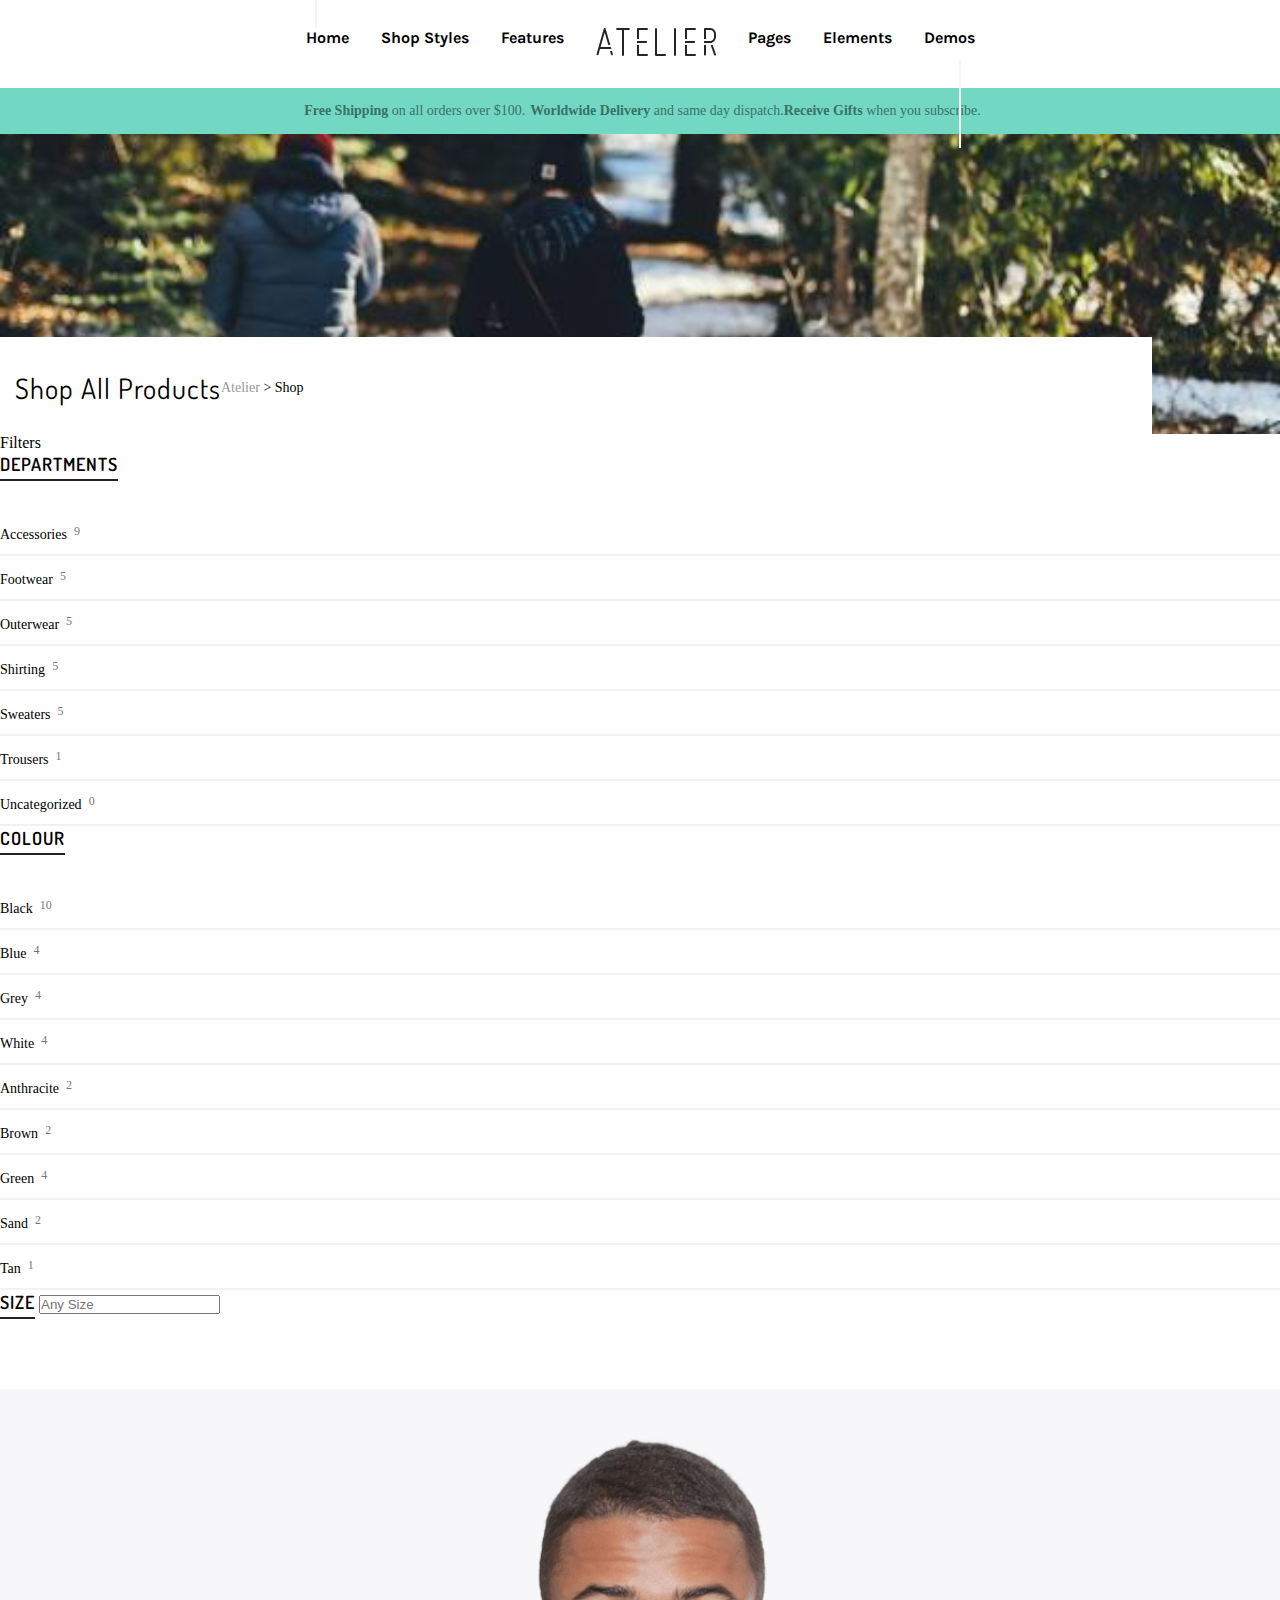
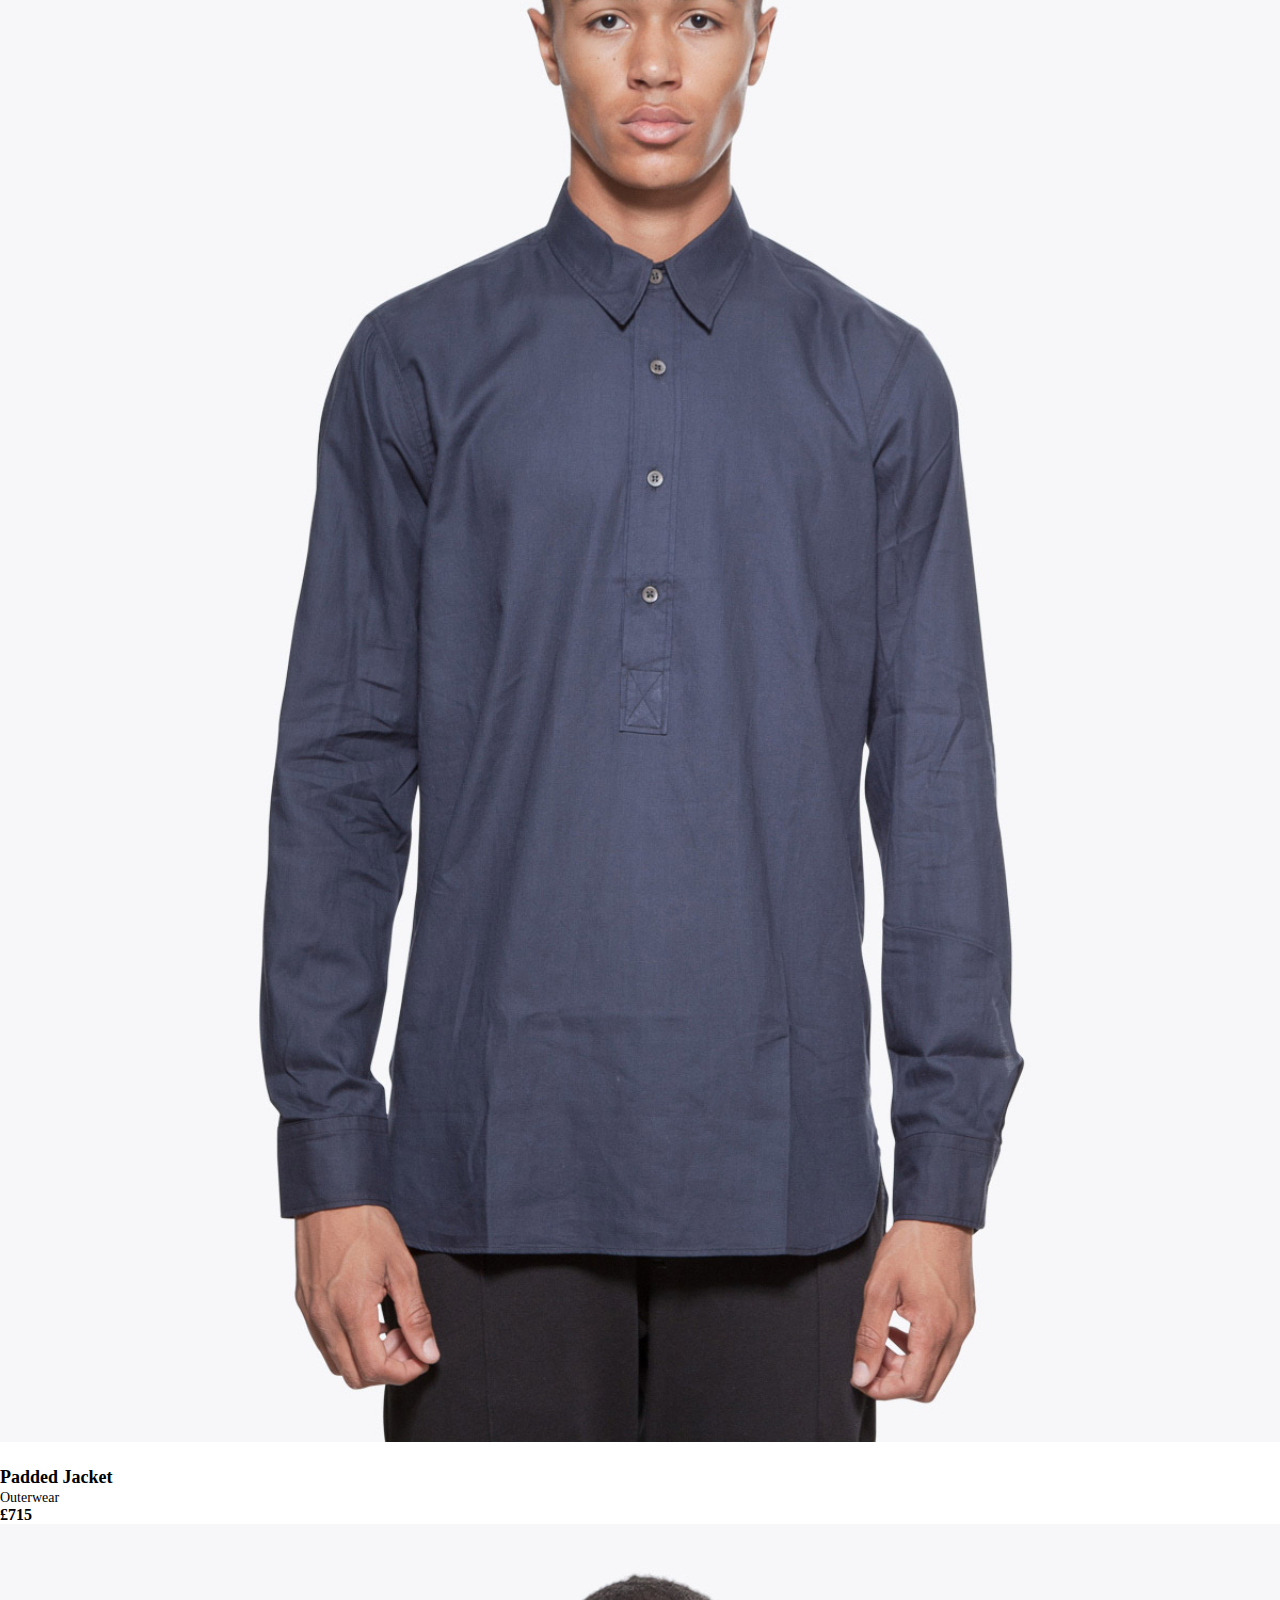
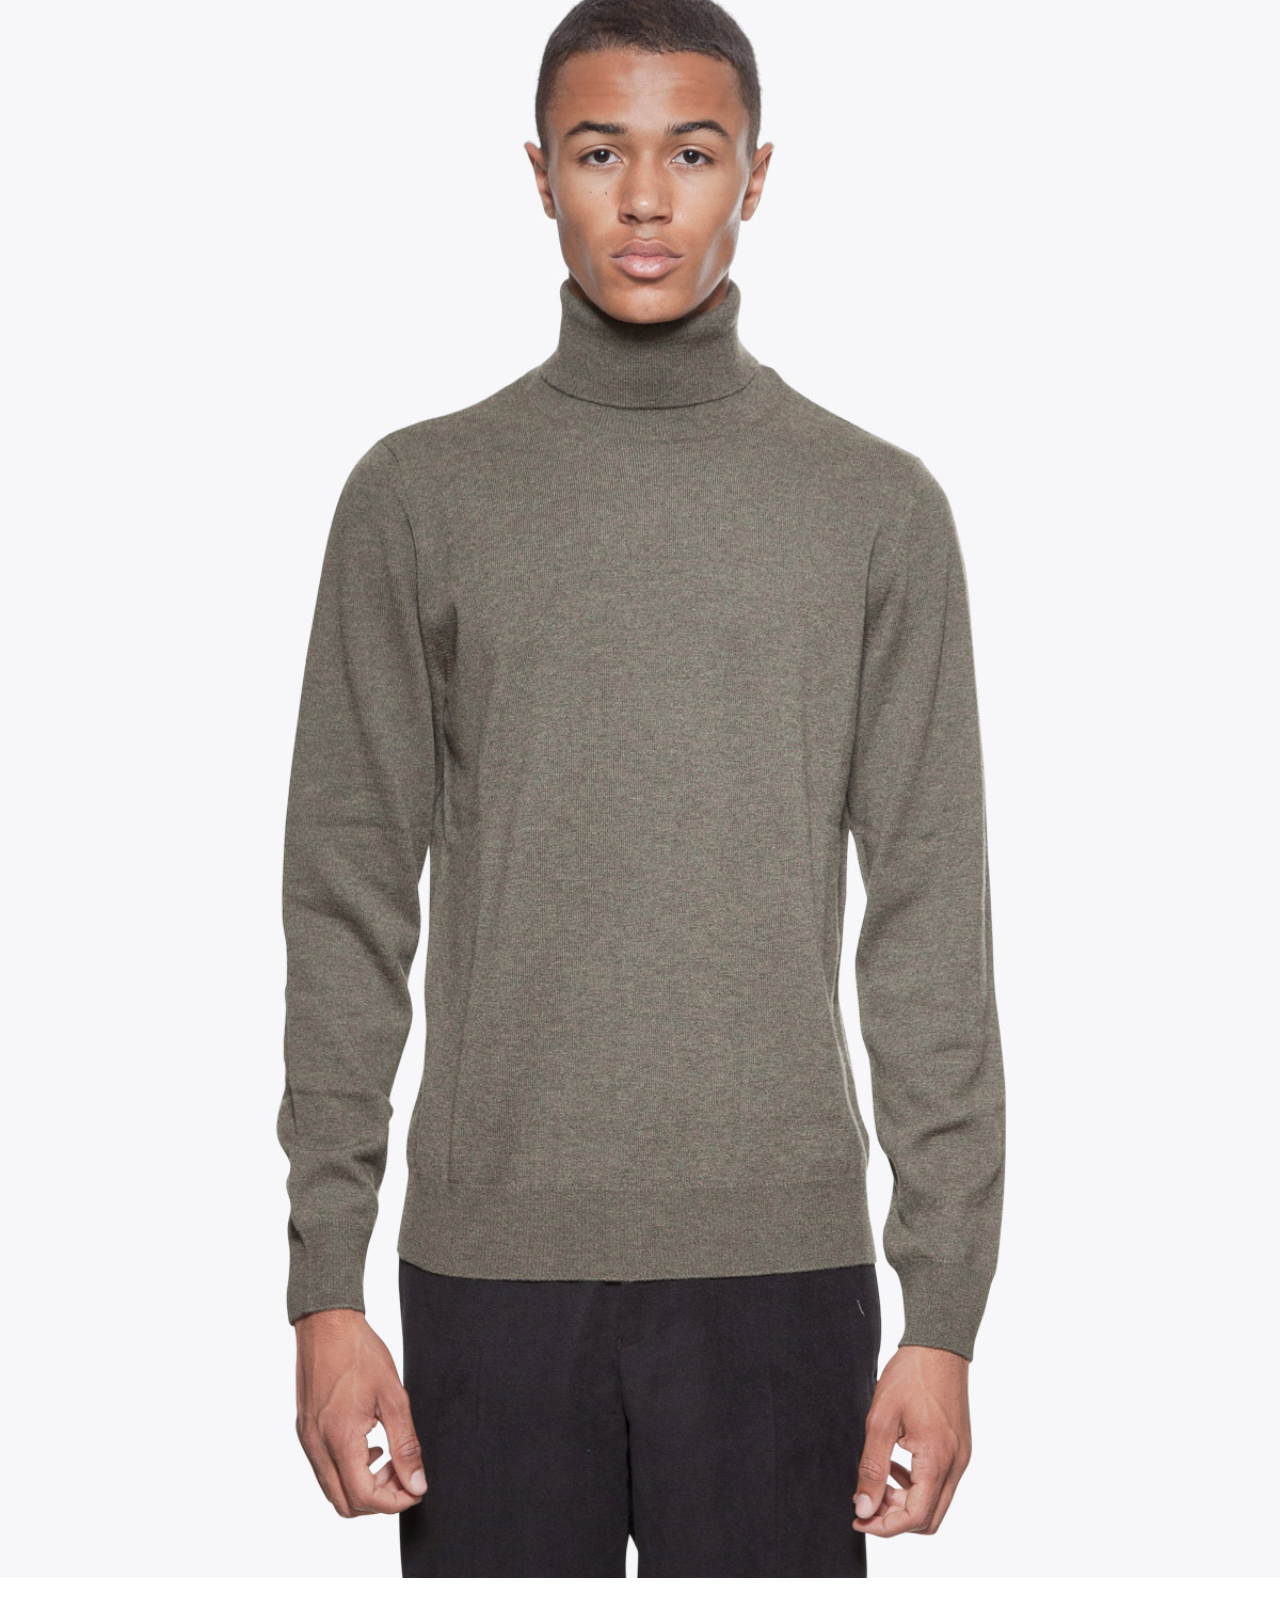
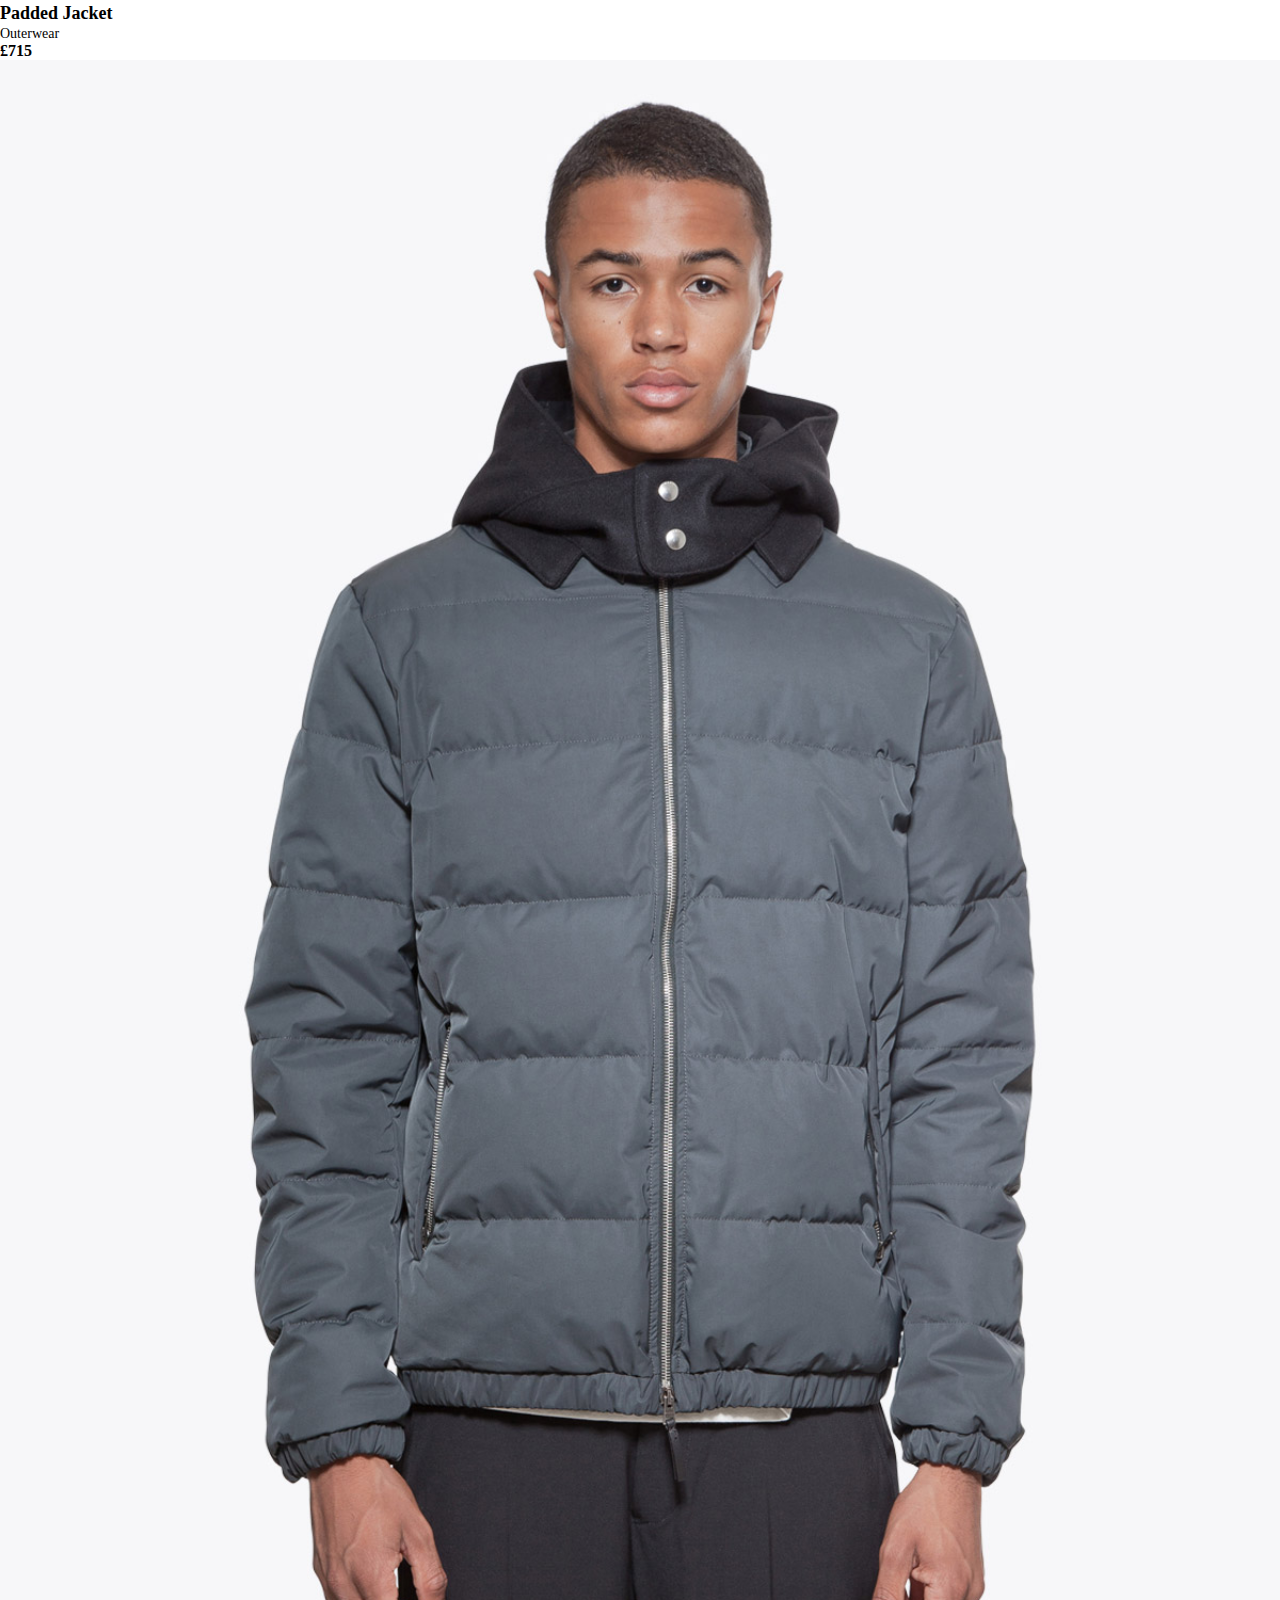
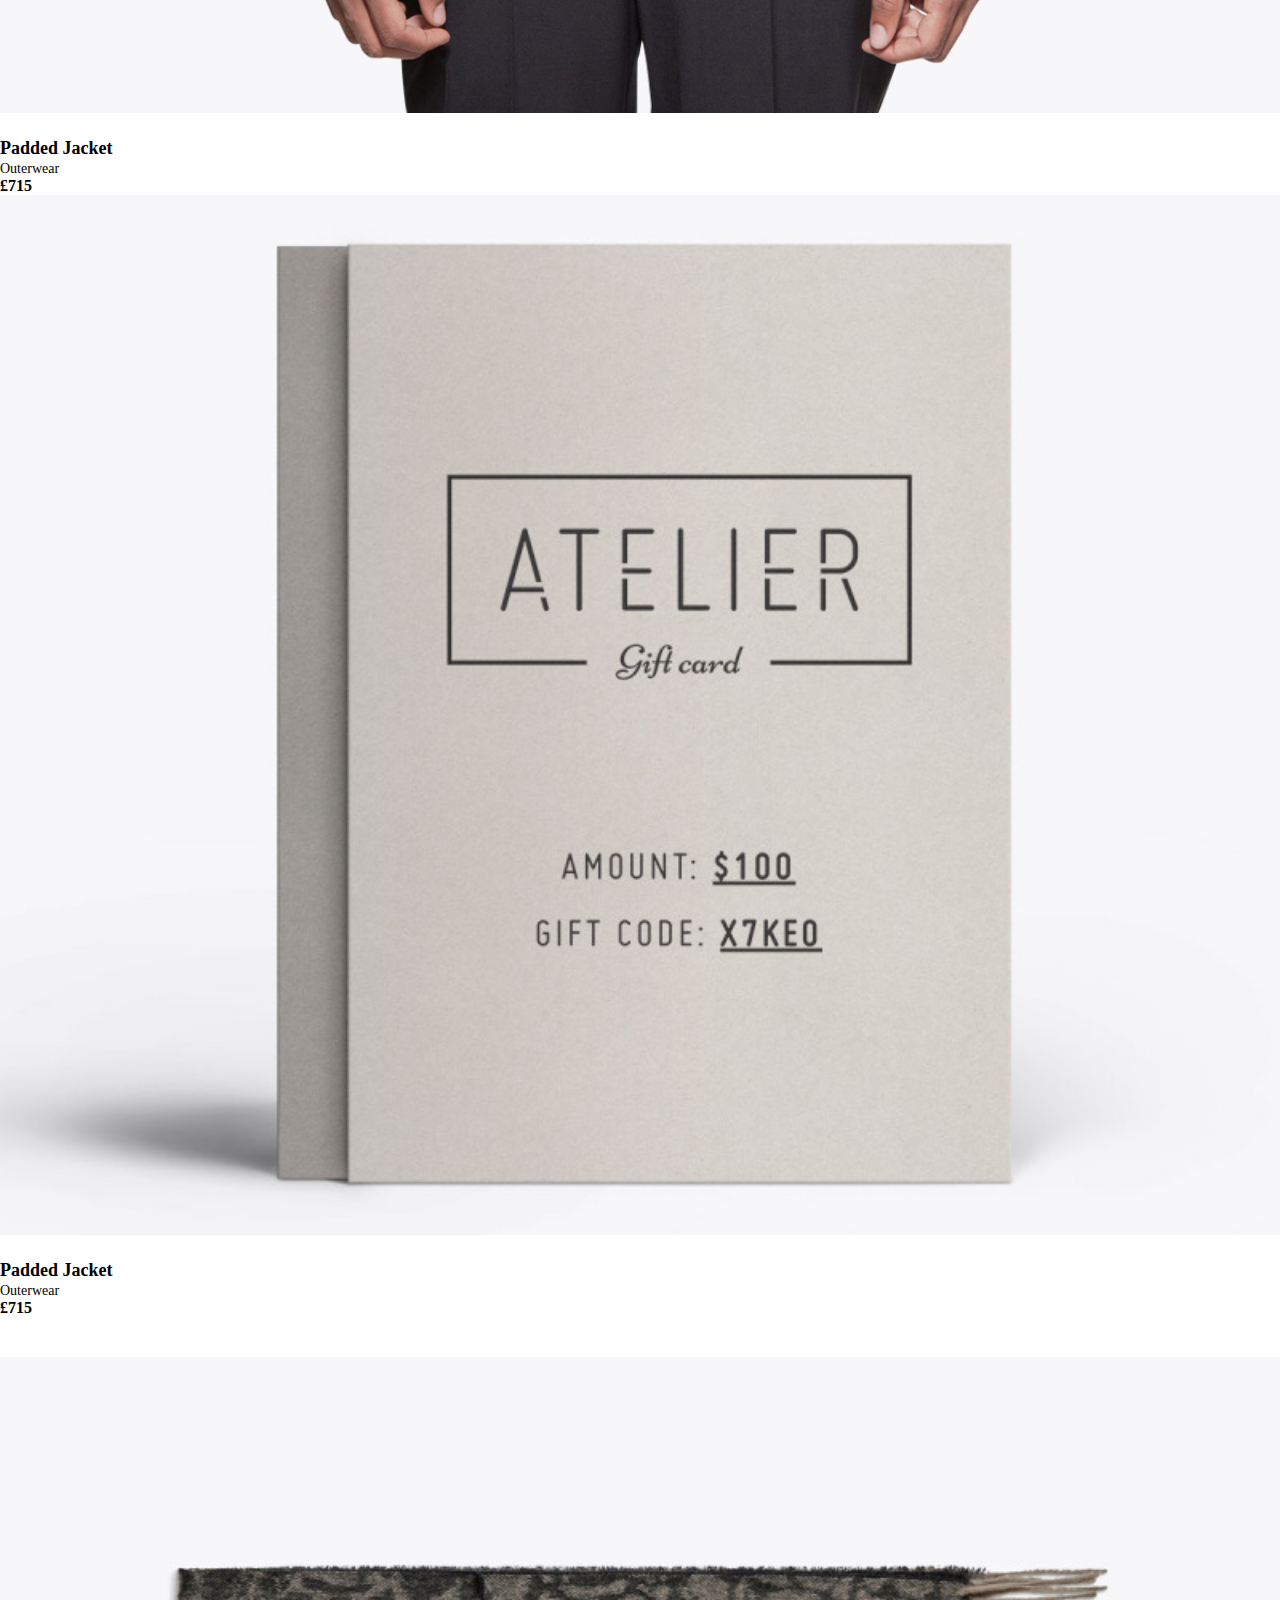
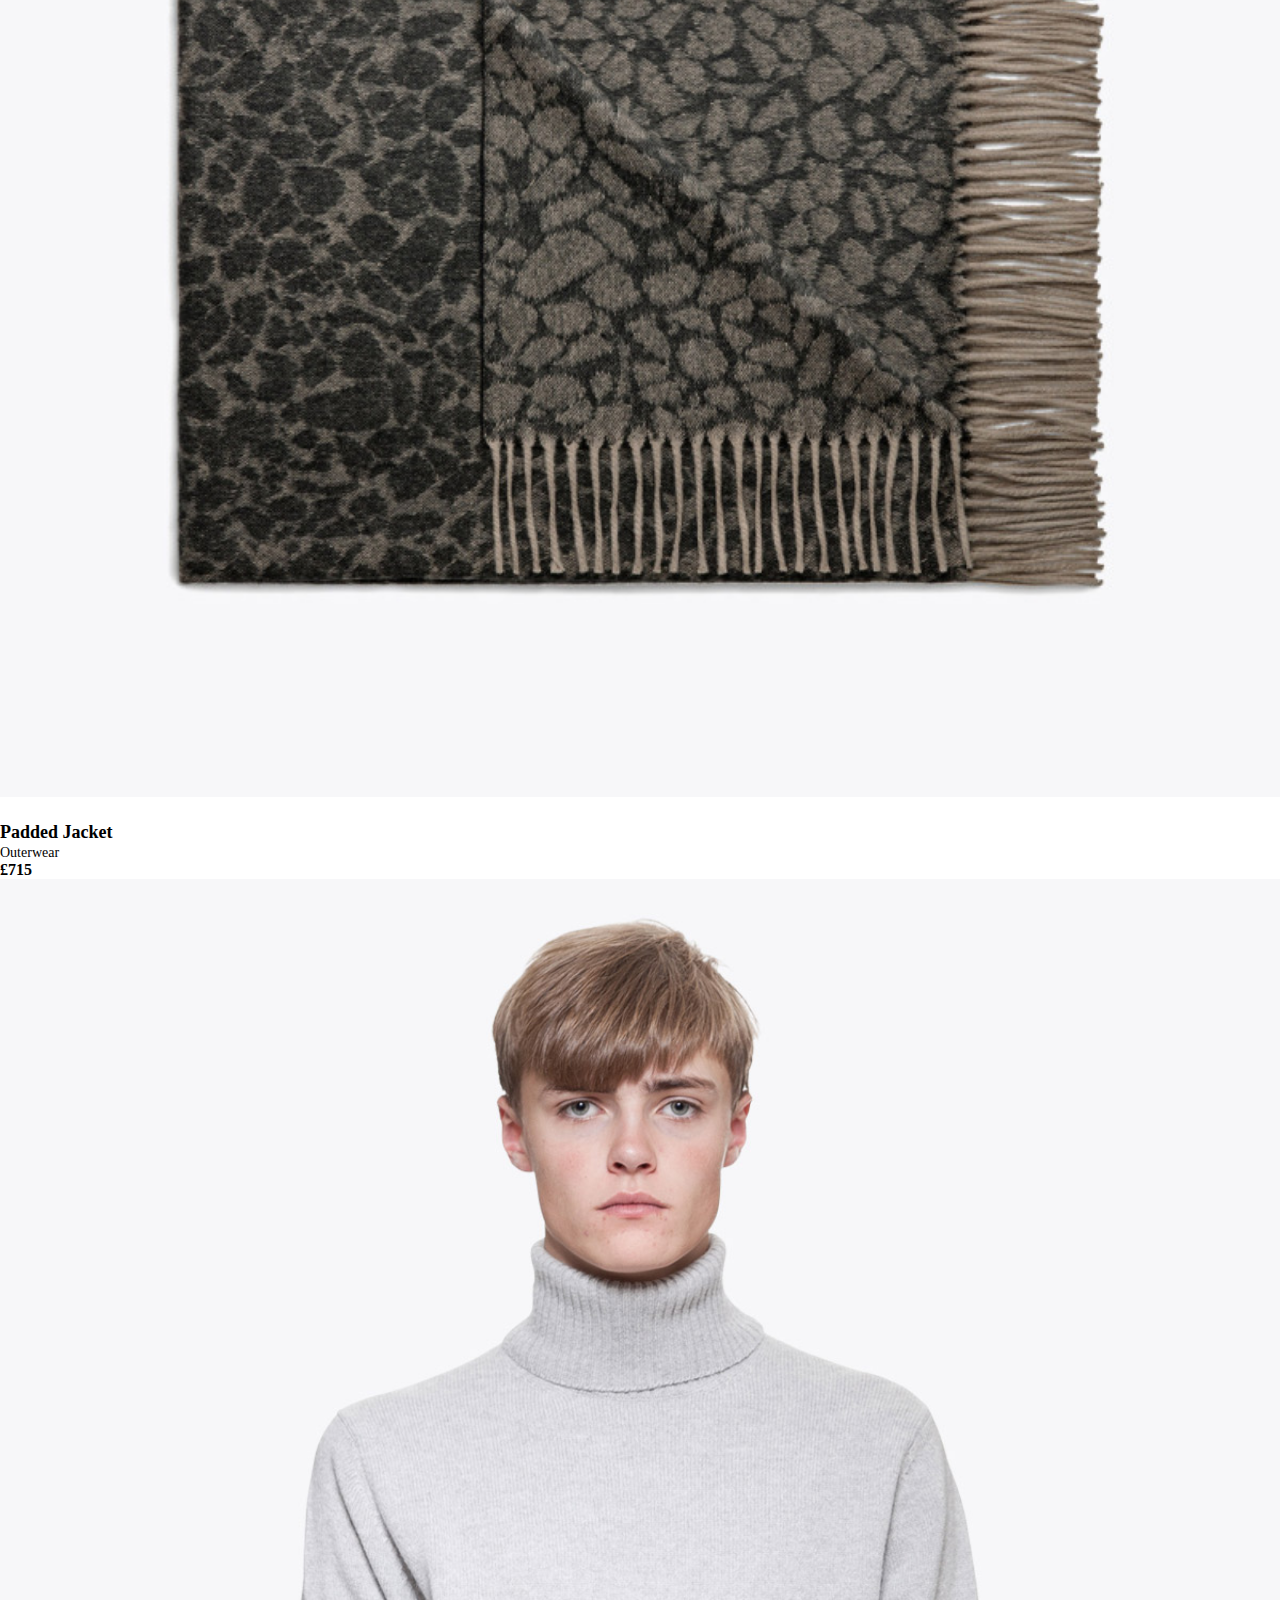
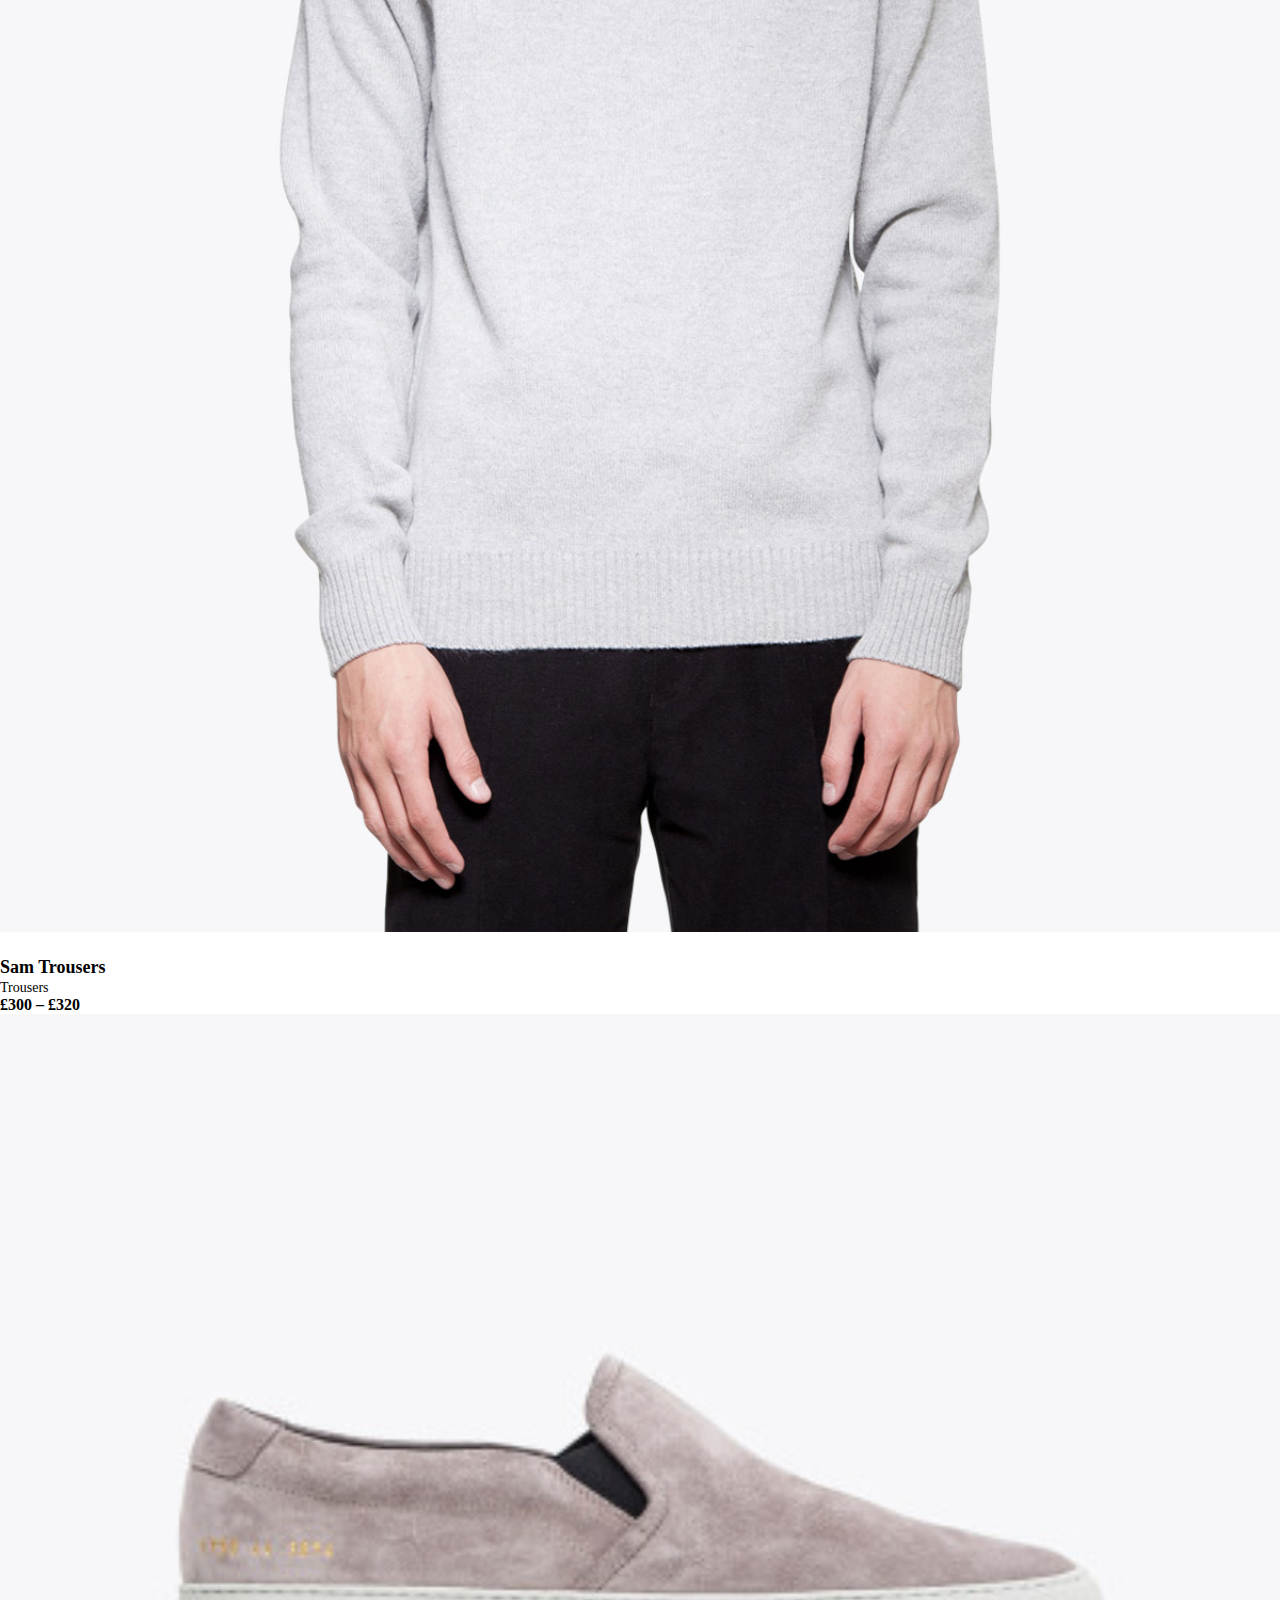
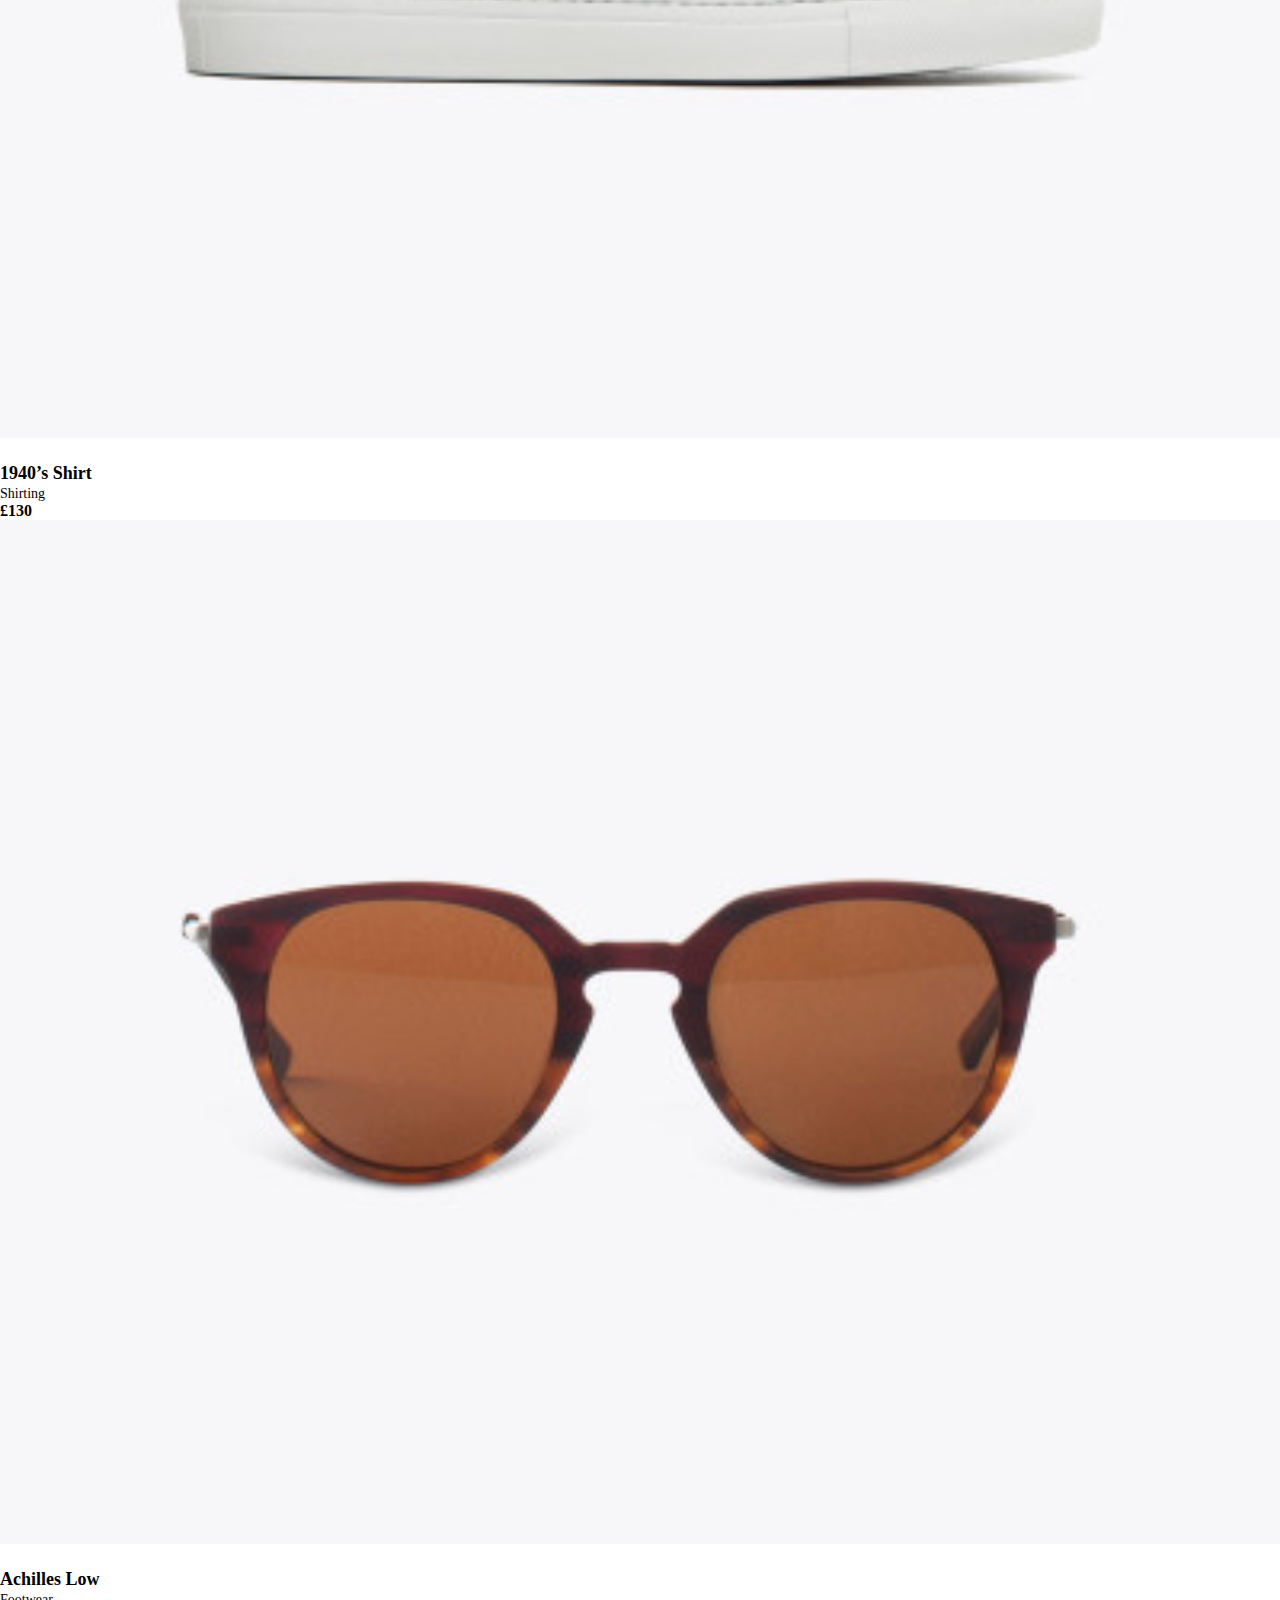
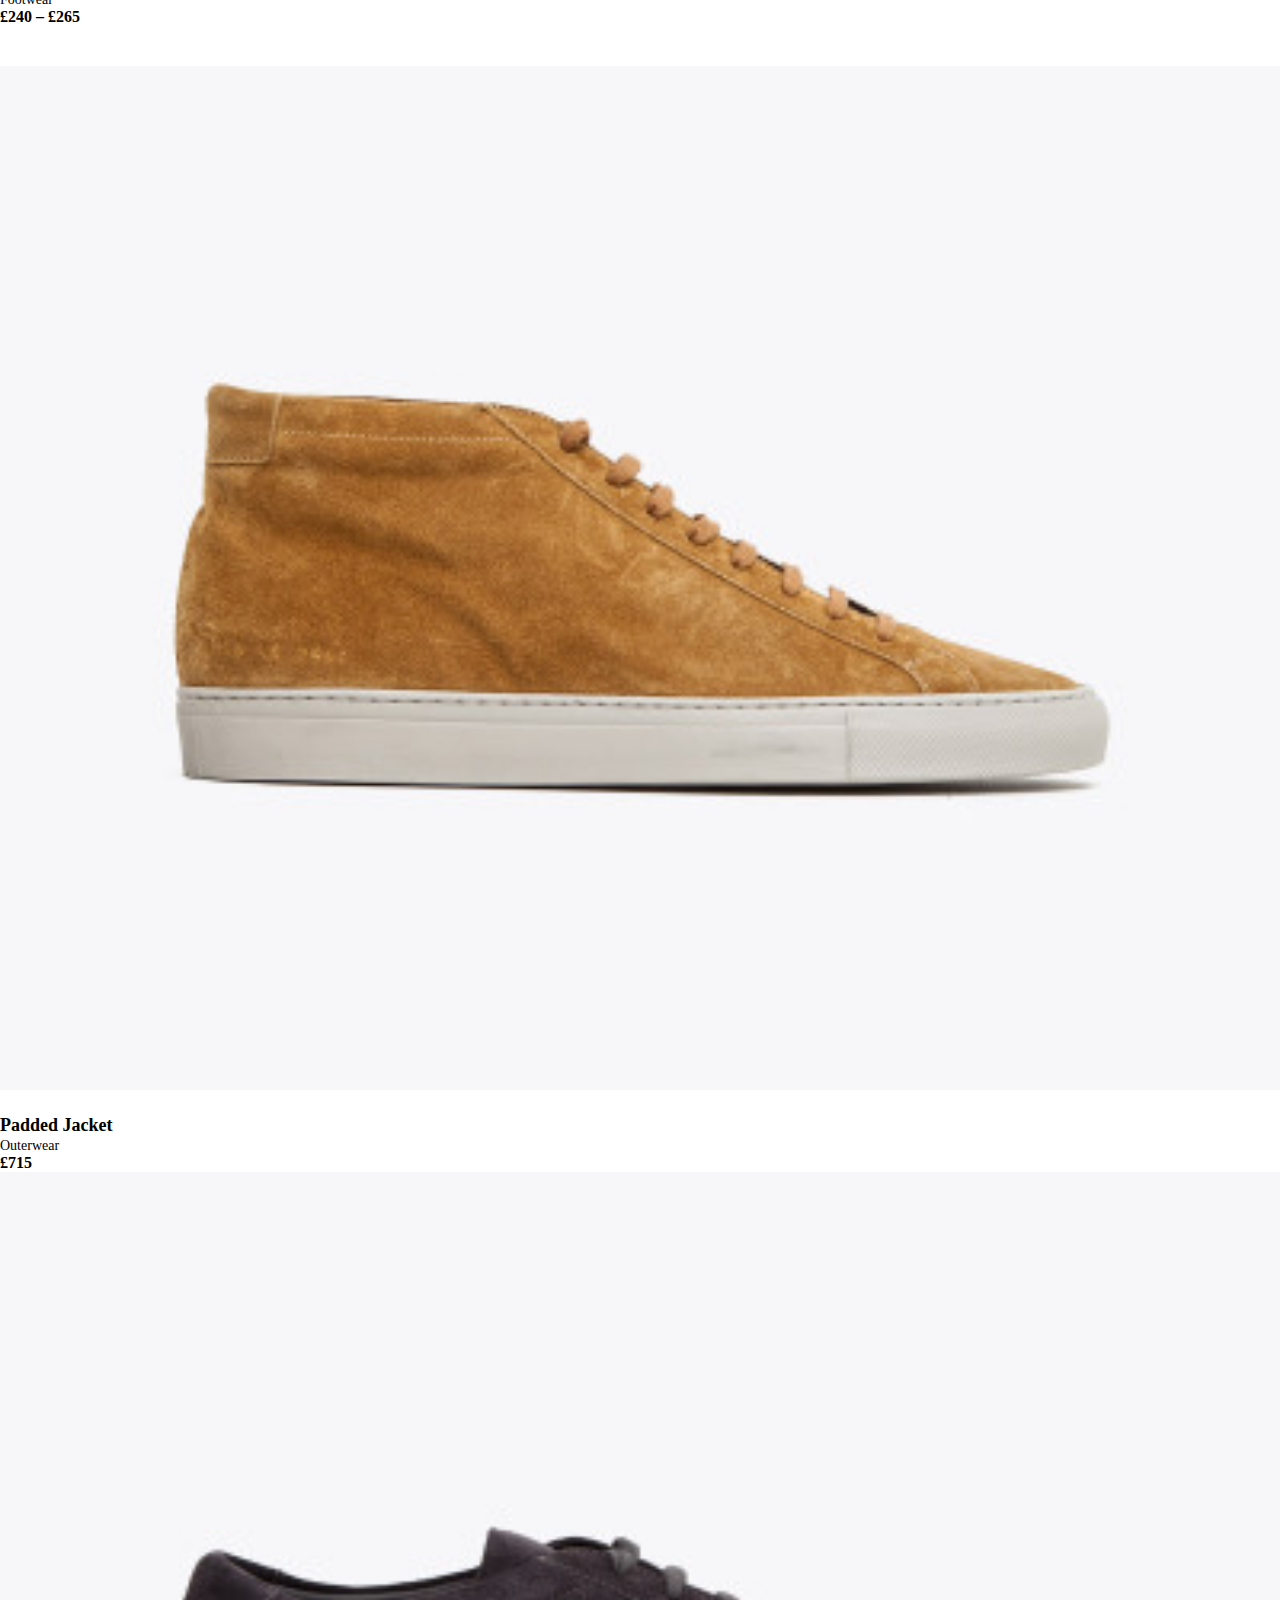
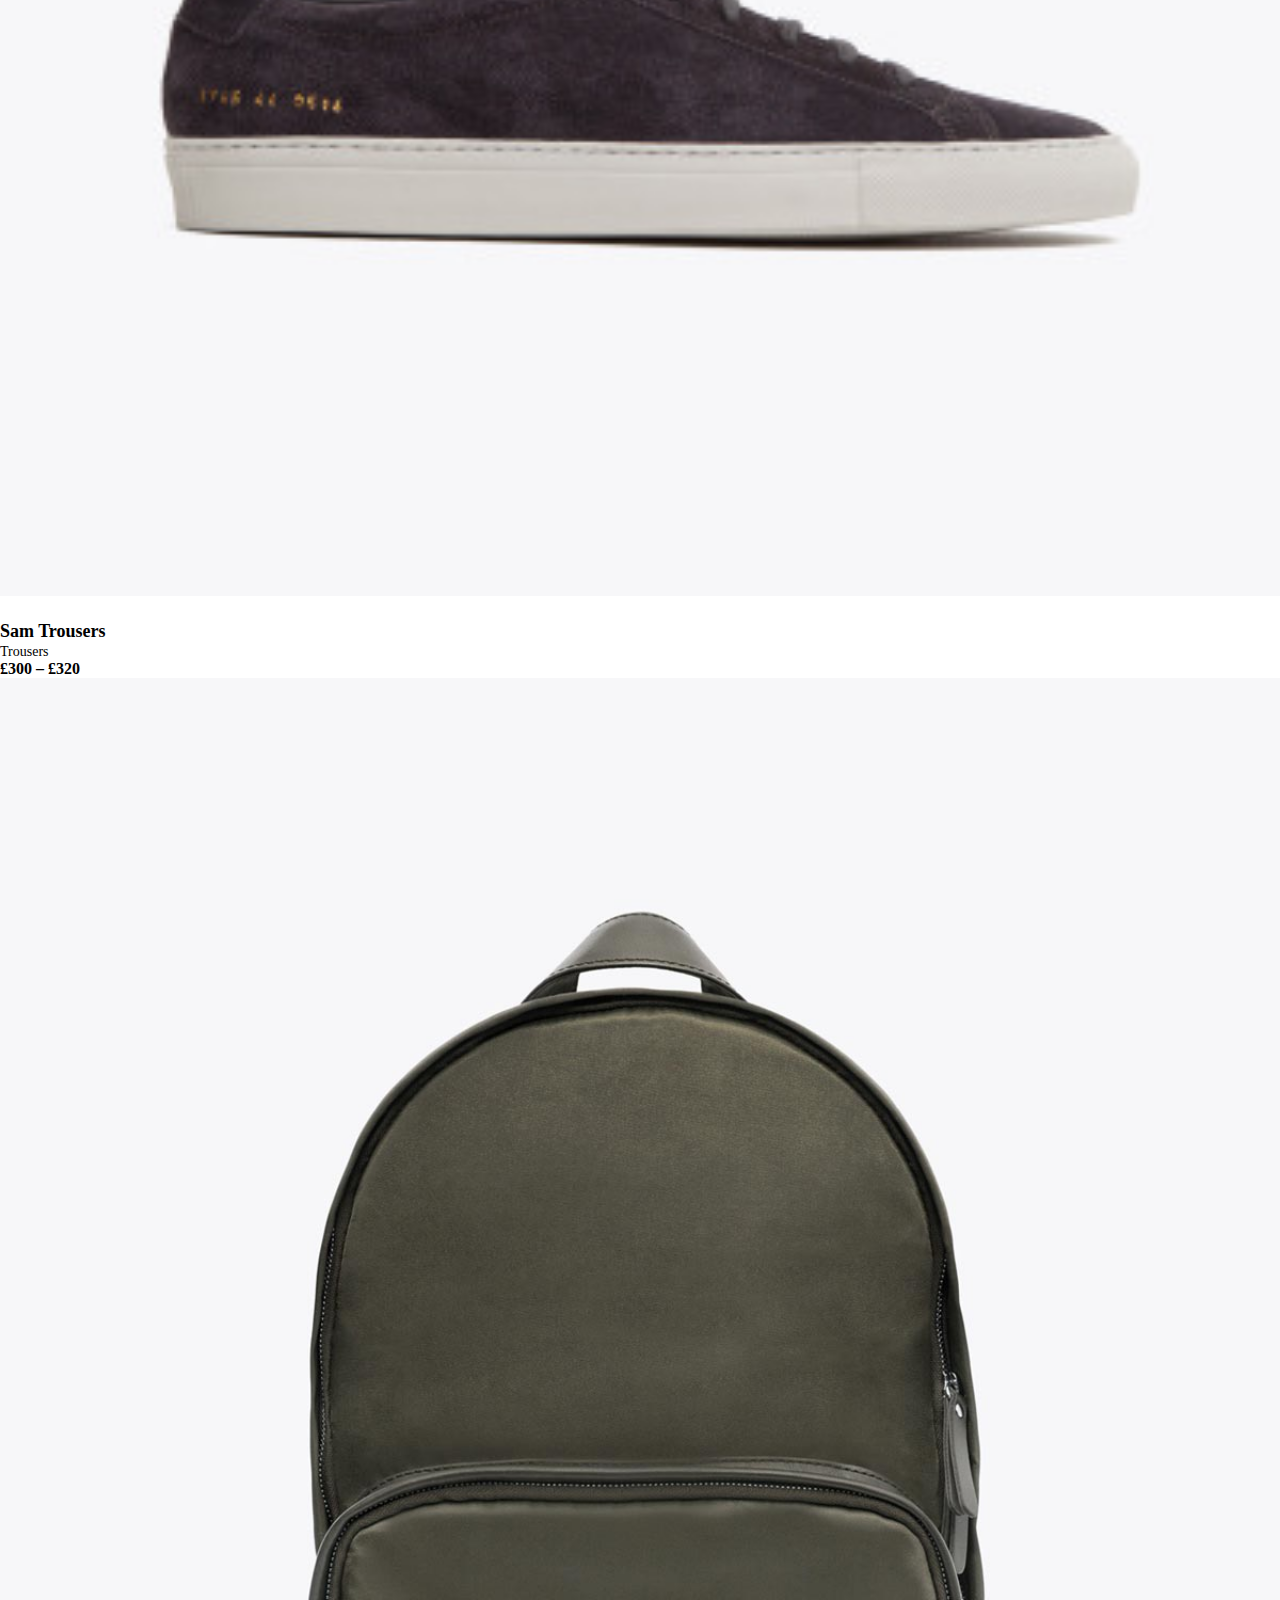
<file: sidebar.html>
<!DOCTYPE html>
<html lang="en">

<head>
    <meta charset="UTF-8">
    <meta name="viewport" content="width=device-width, initial-scale=1.0">
    <title>Document</title>
    <link href="https://cdn.jsdelivr.net/npm/bootstrap@5.3.2/dist/css/bootstrap.min.css" rel="stylesheet"
        integrity="sha384-T3c6CoIi6uLrA9TneNEoa7RxnatzjcDSCmG1MXxSR1GAsXEV/Dwwykc2MPK8M2HN" crossorigin="anonymous">
    <link rel="stylesheet" href="https://cdnjs.cloudflare.com/ajax/libs/font-awesome/6.5.1/css/all.min.css"
        integrity="sha512-DTOQO9RWCH3ppGqcWaEA1BIZOC6xxalwEsw9c2QQeAIftl+Vegovlnee1c9QX4TctnWMn13TZye+giMm8e2LwA=="
        crossorigin="anonymous" referrerpolicy="no-referrer" />
    <link rel="preconnect" href="https://fonts.googleapis.com">
    <link rel="preconnect" href="https://fonts.gstatic.com" crossorigin>
    <link href="https://fonts.googleapis.com/css2?family=Dosis:wght@300;500&family=Karla:wght@400;600&display=swap"
        rel="stylesheet">
    <link rel="stylesheet" href="assets/scss/style.css">
</head>

<body>

    <header>
        <div class="container-fluid">
            <div class="header row mx-0">
                <div class="header-left col-sm-2 col-3">
                    <div class="left-icon">
                        <i class="fa-solid fa-bars"></i>
                    </div>
                    <div class="icon d-xl-flex d-none">
                        <i class="fa-solid fa-magnifying-glass"></i>
                    </div>
                </div>
                <div class="header-menu col-sm-7 "> 
                    <ul class="main-menu">
                        <li class="nav-item d-xl-flex d-none">
                            <a href="#">Home</a>
                            <div class="menu-item row mx-0">
                                <div class="col-6">
                                    <ul class="dropdown">
                                        <li><a href="#">Landing</a></li>
                                        <li><a href="#">Animated Header</a></li>
                                        <li><a href="#">Tiles Tiles Tiles</a></li>
                                        <li><a href="#">Multi-Masonry</a></li>
                                        <li><a href="#">Modern Classic</a></li>
                                    </ul>
                                </div>
                                <div class="col-6">
                                    <ul class="dropdown">
                                        <li><a href="#">Poster</a></li>
                                        <li><a href="#">Product Focus</a></li>
                                        <li><a href="#">Half/Half Split</a></li>
                                        <li><a href="#">Naked Header + Tiles</a></li>
                                        <li><a href="#">Fullscreen + Masonry</a></li>
                                    </ul>
                                </div>
                            </div>
                        </li>
                        <li class="nav-item  d-xl-flex d-none">
                            <a href="#">Shop Styles</a>
                            <div class="mega-menu row mx-0">
                                <div class="col-3">
                                    <ul class="mega-item">
                                        <li class="item"><a href="#">Shop Styles</a></li>
                                        <li><a href="#">Standard Full-width</a></li>
                                        <li><a href="sidebar.html">Standard w/ sidebar</a></li>
                                        <li><a href="#">Standard w/ right sidebar</a></li>
                                        <li><a href="#">Multi-MAasonry Full-width</a></li>
                                        <li><a href="#">Multi-MAasonry Boxed</a></li>
                                        <li><a href="#">Multiple Mixed Rows</a></li>
                                        <li><a href="#">Product Category Page</a></li>
                                        <li class="border border-0"><a href="#">All Categories</a></li>
                                    </ul>
                                </div>
                                <div class="col-3">
                                    <ul class="mega-item">
                                        <li class="item"><a href="#">Shop Styles Cont.</a></li>
                                        <li><a href="#">Standard 2 Columns</a></li>
                                        <li><a href="#">Standard 4 Columns</a></li>
                                        <li><a href="#">Gallery 4 Columns</a></li>
                                        <li><a href="#">Gallery 3 Columns</a></li>
                                        <li><a href="#">Gallery 4 Columns Alt</a></li>
                                        <li><a href="#">Standard 5 Columns Full-width</a></li>
                                        <li><a href="#">Standard 6 Col Full-width</a></li>
                                        <li class="border border-0"><a href="#">Gallery Bordered Full-width</a></li>
                                    </ul>
                                </div>
                                <div class="col-3">
                                    <ul class="mega-item">
                                        <li class="item"><a href="#">Product Pages</a></li>
                                        <li><a href="product.html">Standard Product</a></li>
                                        <li><a href="#">Extended Product</a></li>
                                        <li><a href="#">Full-Screen Product</a></li>
                                        <li><a href="#">Variable Product</a></li>
                                        <li><a href="#">Grouped Product</a></li>
                                        <li><a href="#">Out of Stock Product</a></li>
                                        <li class="border border-0"><a href="#">Sale Product</a></li>
                                    </ul>
                                </div>
                                <div class="col-3">
                                    <ul class="mega-item">
                                        <li class="item"><a href="#">Misc. Shop Pages</a></li>
                                        <li>
                                            <i class="fa-solid fa-cart-shopping"></i>
                                            <a href="#">Shopping Cart</a>
                                        </li>
                                        <li>
                                            <i class="fa-solid fa-star"></i>
                                            <a href="#">Wishlist</a>
                                        </li>
                                        <li>
                                            <i class="fa-solid fa-truck"></i>
                                            <a href="#">Track Your Order</a>
                                        </li>
                                        <li><a href="#">My Account</a></li>
                                        <li><a href="#">Checkout</a></li>
                                        <li><a href="lookbook.html">Lookbook</a></li>
                                        <li class="border border-0"><a href="#">Catalog Mode</a></li>
                                    </ul>
                                </div>
                            </div>
                        </li>
                        <li class="nav-item  d-xl-flex d-none">
                            <a href="#">Features</a>
                            <div class="sub-megamenu">
                                <ul>
                                    <li><a href="features.html">Stunning Modern Design</a></li>
                                    <li><a href="#">Custom Shop Icon Font</a></li>
                                    <li><a href="#">3 Cart Icon Styles</a></li>
                                    <li><a href="#">5 CSS3 Cart Animations</a></li>
                                    <li><a href="#">Shop View Switcher</a></li>
                                    <li><a href="#">3 Product Page Options</a></li>
                                    <li><a href="#">Total Product Control</a></li>
                                    <li><a href="#">Global Banner</a></li>
                                </ul>
                                <ul>
                                    <li><a href="#">Slick Add to cart Process</a></li>
                                    <li><a href="#">Newsletter / Subcribe B...</a></li>
                                    <li><a href="#">4 Incredible Shop Styles</a></li>
                                    <li><a href="#">Multi-Size Masonry Shop</a></li>
                                    <li><a href="#">Tailored Mobile Experience</a></li>
                                    <li><a href="#">10 Header Options</a></li>
                                    <li><a href="#">14 High-Quality Demos</a></li>
                                    <li><a href="#">3 Page Stylesa</a></li>
                                </ul>
                                <ul>
                                    <li><a href="#">5 Page Header Styles</a></li>
                                    <li><a href="#">Animated Page Header</a></li>
                                    <li><a href="#">Swift or VC Page Builder</a></li>
                                    <li><a href="#">519 Font Awesome Icons</a></li>
                                    <li><a href="#">197 IconMind Icons</a></li>
                                    <li><a href="#">Unlimited Custom Colours</a></li>
                                    <li><a href="#">Demo Content Importer</a></li>
                                    <li><a href="#">Retina-Ready</a></li>
                                </ul>
                                <ul>
                                    <li><a href="#">Free Support & Updates</a></li>
                                    <li><a href="#">Amazing Premium Sliders</a></li>
                                    <li><a href="#">100% Translatable</a></li>
                                    <li><a href="#">Extensive Theme Options</a></li>
                                    <li><a href="#">Loaded With Shortcodes</a></li>
                                    <li><a href="#">671+ Free Google Fonts</a></li>
                                    <li><a href="#">Epic Performance & SEO</a></li>
                                    <li><a href="#">RTL Support</a></li>
                                </ul>
                                <ul>
                                    <li><a href="#">Custom Font Integration</a></li>
                                    <li><a href="#">2 One-Page Nav Styles</a></li>
                                    <li><a href="#">41 CSS3 Animations</a></li>
                                    <li><a href="#">Flexible Mega-Menu</a></li>
                                    <li><a href="#">Multi-function Rows</a></li>
                                    <li><a href="#">Portfolio Options</a></li>
                                    <li><a href="#">Blog Options</a></li>
                                    <li><a href="#">Promo Bar</a></li>
                                </ul>
                            </div>
                        </li>
                        <li class="nav-item"><a href="#"><img src="assets/images/logo.png" alt="logo"></a></li>
                        <li class="nav-item d-xl-flex d-none">
                            <a href="#">Pages</a>
                            <div class="mega-menu row mx-0 ">
                                <div class="col-2">
                                    <ul class="mega-item">
                                        <li class="item"><a href="#">General</a></li>
                                        <li><a href="#">About Me</a></li>
                                        <li><a href="#">About Us</a></li>
                                        <li><a href="#">About Us Alt</a></li>
                                        <li><a href="#">Contact</a></li>
                                        <li><a href="#">Contact Alt</a></li>
                                        <li><a href="#">Contact Alt 2</a></li>
                                        <li class="border border-0"><a href="#">Coming Soon</a></li>
                                    </ul>
                                </div>
                                <div class="col-2">
                                    <ul class="mega-item">
                                        <li class="item"><a href="#">General cont.</a></li>
                                        <li><a href="#">F.A.Q.'s</a></li>
                                        <li><a href="#">Meet the Team</a></li>
                                        <li><a href="#">Size and Fit</a></li>
                                        <li><a href="#">Pricing</a></li>
                                        <li><a href="#">Left Sidebar</a></li>
                                        <li><a href="#">Right Sidebar</a></li>
                                        <li class="border border-0"><a href="#">Maintenance Mode</a></li>
                                    </ul>
                                </div>
                                <div class="col-2">
                                    <ul class="mega-item">
                                        <li class="item"><a href="#">Blog</a></li>
                                        <li><a href="blog.html">Half/Half Split</a></li>
                                        <li><a href="#">Half/Half Split Alt</a></li>
                                        <li><a href="#">Standard with side...</a></li>
                                        <li><a href="#">Standard Alt with s...</a></li>
                                        <li><a href="#">Bold Text Only Style</a></li>
                                        <li class="border border-0"><a href="#">Mini with sidebar</a></li>
                                    </ul>
                                </div>
                                <div class="col-2">
                                    <ul class="mega-item">
                                        <li class="item"><a href="#">Blog cont.</a></li>
                                        <li><a href="#">Masonry Style</a></li>
                                        <li><a href="#">Masonry Full-width</a></li>
                                        <li><a href="#">Masonry Wrapped</a></li>
                                        <li><a href="#">Standard Blog Post</a></li>
                                        <li><a href="#">Detailed Blog Post</a></li>
                                        <li class="border border-0"><a href="#">Half/Half Split Post</a></li>
                                    </ul>
                                </div>
                                <div class="col-2">
                                    <ul class="mega-item">
                                        <li class="item"><a href="#">Portfolio</a></li>
                                        <li><a href="#">3 Column Standard</a></li>
                                        <li><a href="#">3 Column Gallery Alt</a></li>
                                        <li><a href="#">Multi-Size Masonry</a></li>
                                        <li><a href="#">4 Column Gallery</a></li>
                                        <li class="border border-0"><a href="#">4 Column Gallery Alt</a></li>
                                    </ul>
                                </div>
                                <div class="col-2">
                                    <ul class="mega-item">
                                        <li class="item"><a href="#">Portfolio cont.</a></li>
                                        <li><a href="#">4 Column Masonry</a></li>
                                        <li><a href="#">Multi-Size Masonry</a></li>
                                        <li><a href="#">Multi-Size Masonry</a></li>
                                        <li><a href="#">Detailed Post</a></li>
                                        <li class="border border-0"><a href="#">Standard Post</a></li>
                                    </ul>
                                </div>
                            </div>
                        </li>
                        <li class="nav-item  d-xl-flex d-none">
                            <a href="#">Elements</a>
                            <div class="sub-megamenu">
                                <ul class="sub-menu">
                                    <li><a href="#">Animation</a></li>
                                    <li><a href="#">Accordion & Toggles</a></li>
                                    <li><a href="#">Blog</a></li>
                                    <li><a href="#">Boxed Content</a></li>
                                    <li><a href="#">Buttons & Social Icons</a></li>
                                    <li><a href="#">Clients</a></li>
                                    <li><a href="#">Code Snippet</a></li>
                                    <li><a href="#">Columns</a></li>
                                    <li class="border border-0"><a href="#">Countdown</a></li>
                                </ul>
                                <ul class="sub-menu">
                                    <li><a href="#">Counters, Charts & Progr...</a></li>
                                    <li><a href="#">Directory Map</a></li>
                                    <li><a href="#">Divider</a></li>
                                    <li><a href="#">Fullscreen Videos</a></li>
                                    <li><a href="#">Galleries</a></li>
                                    <li><a href="#">Gallery</a></li>
                                    <li><a href="#">Google Maps</a></li>
                                    <li><a href="#">Icon Box</a></li>
                                    <li class="border border-0"><a href="#">Image</a></li>
                                </ul>
                                <ul class="sub-menu">
                                    <li><a href="#">Image Banners</a></li>
                                    <li><a href="#">Lists</a></li>
                                    <li><a href="#">Modals</a></li>
                                    <li><a href="#">Portfolio Carousel</a></li>
                                    <li><a href="#">Pricing Table</a></li>
                                    <li><a href="#">Products</a></li>
                                    <li><a href="#">Products (Mini)</a></li>
                                    <li><a href="#">Promo Bar</a></li>
                                    <li class="border border-0"><a href="#">Quotes</a></li>
                                </ul>
                                <ul class="sub-menu">
                                    <li><a href="#">Recent Posts</a></li>
                                    <li><a href="#">Responsive Visibility</a></li>
                                    <li><a href="#">Revolution Slider</a></li>
                                    <li><a href="#">Rows & Expanding Rows</a></li>
                                    <li><a href="#">Social Grid</a></li>
                                    <li><a href="#">Super Search</a></li>
                                    <li><a href="#">Swift Slider v3</a></li>
                                    <li><a href="#">Tables</a></li>
                                    <li class="border border-0"><a href="#">Tabs</a></li>
                                </ul>
                                <ul class="sub-menu">
                                    <li><a href="#">Team</a></li>
                                    <li><a href="#">Testimonials</a></li>
                                    <li><a href="#">Testimonials Slider</a></li>
                                    <li><a href="#">Tour</a></li>
                                    <li><a href="#">Tweets Sliders</a></li>
                                    <li><a href="#">Typography</a></li>
                                    <li class="border border-0"><a href="#">Video Player</a></li>
                                </ul>
                            </div>
                        </li>
                        <li class="nav-item  d-xl-flex d-none">
                            <a href="#">Demos</a>
                            <div class="image-megamenu">
                                <div class="img-menu">
                                    <a href="#"><img src="assets/images/i-3.jpg" alt="photo"></a>
                                    <p>Alvae EDD</p>
                                </div>
                                <div class="img-menu">
                                    <a href="#"><img src="assets/images/i-1.jpg" alt="photo"></a>
                                    <p>Rebel T-shirts</p>
                                </div>
                                <div class="img-menu">
                                    <a href="#"><img src="assets/images/i-2.jpg" alt="photo"></a>
                                    <p>Vario Preview Slider</p>
                                </div>
                                <div class="img-menu">
                                    <a href="#"><img src="assets/images/i-4.jpg" alt="photo"></a>
                                    <p>Porter Furniture</p>
                                </div>
                                <div class="img-menu">
                                    <a href="#"><img src="assets/images/i-5.jpg" alt="photo"></a>
                                    <p>Flock Furniture</p>
                                </div>
                                <div class="button-menu">
                                    <button>
                                        <a href="#">VIEW ALL</a>
                                    </button>
                                </div>
                            </div>
                        </li>
                    </ul>
                </div>
                <div class="header-right col-3">
                    <div class="right-icon">
                        <i class="icon-dropdown fa-solid fa-cart-plus"></i>
                        <div class="right-dropdown">
                            <p class="mb-0">Your cart is empty.</p>
                        </div>
                        <i class="rightdrp fa-solid fa-clipboard-list d-xl-flex d-none"></i>
                        <div class="right-down">
                            <p class="m-0">Your cart is empty.</p>
                        </div>
                    </div>
                    <div class="user-icon d-xl-flex d-none">
                        <i class="fa-regular fa-user"></i>
                        <div class="drp">
                            <ul class="mb-0">
                                <li><a href="#">Login</a></li>
                                <li><a href="#">Sign Up</a></li>
                                <li class="innerdrp"><a href="#">English</a>
                                    <i class="float-end fa-solid fa-angle-right"></i>
                                    <div class="language">
                                        <ul>
                                            <li><a href="#">DEMO - EXAMPLE PURPOSES</a></li>
                                            <li><a href="#">German</a></li>
                                            <li><a href="#">English</a></li>
                                            <li><a href="#">Spanish</a></li>
                                            <li><a href="#">French</a></li>
                                        </ul>
                                    </div>
                                </li>
                            </ul>
                        </div>
                    </div>
                </div>
            </div>
        </div>
    </header>

    <section id="section">
        <div class="nav-desc row mx-0  d-md-flex ">
            <div class="text d-flex col-md-4 col-12">
                <i class="fa-solid fa-truck"></i>
                <p class="mb-0"><strong>Free Shipping</strong> on all orders over $100.</p>
            </div>
            <div class="text d-flex col-md-4 col-12">
                <i class="fa-solid fa-check"></i>
                <p class="mb-0"><strong>Worldwide Delivery</strong> and same day dispatch.</p>
            </div>
            <div class="text col-md-4 col-12">
                <p class="mb-0"><strong>Receive Gifts</strong> when you subscribe.</p>
            </div>
        </div>
    </section>

    <section>
        <div class="header-banner">
            <div class="media-overlay">
                <div class="container">
                    <div class="tabbed-heading-wrap">
                        <h1 class="entry-title">Shop All Products</h1>
                        <div class="breadcrumbs">
                            <span class="listitem"><a href="#">Atelier</a> > </span>
                            <span class="list">Shop</span>
                        </div>
                    </div>
                </div>
            </div>
        </div>

        <div class="container">
            <div class="inner-page-wrap">
                <div class="options-wrap">
                    <div>
                        <a href="#">Filters</a>
                        <div class="shop-layout-opts">
                        </div>
                    </div>
                </div>
                <div class="row">
                    <div class="sidebar col-3">
                        <div>
                            <div class="sidebar-widget-wrap">
                                <h3>DEPARTMENTS</h3>
                            </div>
                            <ul class="ps-0 product-categories">
                                <li class="cat-item">
                                    <a href="#">Accessories</a>
                                    <span>9</span>
                                </li>
                                <li class="cat-item">
                                    <a href="#">Footwear</a>
                                    <span>5</span>
                                </li>
                                <li class="cat-item">
                                    <a href="#">Outerwear</a>
                                    <span>5</span>
                                </li>
                                <li class="cat-item">
                                    <a href="#">Shirting</a>
                                    <span>5</span>
                                </li>
                                <li class="cat-item">
                                    <a href="#">Sweaters</a>
                                    <span>5</span>
                                </li>
                                <li class="cat-item">
                                    <a href="#">Trousers</a>
                                    <span>1</span>
                                </li>
                                <li class="cat-item border-bottom-0">
                                    <a href="#">Uncategorized</a>
                                    <span>0</span>
                                </li>
                            </ul>
                        </div>
                        <div>
                            <div class="sidebar-widget-wrap">
                                <h3>COLOUR</h3>
                            </div>
                            <ul class="ps-0 product-categories">
                                <li class="cat-item">
                                    <a href="#">Black</a>
                                    <span>10</span>
                                </li>
                                <li class="cat-item">
                                    <a href="#">Blue</a>
                                    <span>4</span>
                                </li>
                                <li class="cat-item">
                                    <a href="#">Grey</a>
                                    <span>4</span>
                                </li>
                                <li class="cat-item">
                                    <a href="#">White</a>
                                    <span>4</span>
                                </li>
                                <li class="cat-item">
                                    <a href="#">Anthracite</a>
                                    <span>2</span>
                                </li>
                                <li class="cat-item">
                                    <a href="#">Brown</a>
                                    <span>2</span>
                                </li>
                                <li class="cat-item">
                                    <a href="#">Green</a>
                                    <span>4</span>
                                </li>
                                <li class="cat-item">
                                    <a href="#">Sand</a>
                                    <span>2</span>
                                </li>
                                <li class="cat-item border-bottom-0">
                                    <a href="#">Tan</a>
                                    <span>1</span>
                                </li>
                            </ul>
                        </div>
                        <div>
                            <div class="sidebar-widget-wrap">
                                <h3>SIZE</h3>
                            </div>
                            <input type="text" placeholder="Any Size">
                        </div>
                    </div>
                    <div class="col-9">
                        <div class="title-img row mx-0 pt-0">
                            <div class="badge-wrap col-md-3 col-sm-6">
                                <div class="title-wrap">
                                    <img src="assets/images/i-50.jpg" alt="img">
                                    <div class="cart-overlay">
                                        <div class="addbtn"><a href="#"><i class="fa-solid fa-cart-plus"></i></a></div>
                                    </div>
                                </div>
                                <div class="ttlcontent">
                                    <h3><a href="#">Padded Jacket</a></h3>
                                    <p><a href="#">Outerwear</a></p>
                                    <span>£715</span>
                                    <p class="stars">
                                        <i class="fa-solid fa-star"></i>
                                        <i class="fa-solid fa-star"></i>
                                        <i class="fa-solid fa-star"></i>
                                        <i class="fa-solid fa-star"></i>
                                        <i class="fa-solid fa-star"></i>
                                    </p>
                                </div>
                            </div>
                            <div class="badge-wrap col-md-3 col-sm-6">
                                <div class="title-wrap">
                                    <img src="assets/images/i-51.jpg" alt="img">
                                    <div class="cart-overlay">
                                        <div class="addbtn"><a href="#"><i class="fa-solid fa-cart-plus"></i></a></div>
                                    </div>
                                </div>
                                <div class="ttlcontent">
                                    <h3><a href="#">Padded Jacket</a></h3>
                                    <p><a href="#">Outerwear</a></p>
                                    <span>£715</span>
                                    <p class="stars">
                                        <i class="fa-solid fa-star"></i>
                                        <i class="fa-solid fa-star"></i>
                                        <i class="fa-solid fa-star"></i>
                                        <i class="fa-solid fa-star"></i>
                                        <i class="fa-solid fa-star"></i>
                                    </p>
                                </div>
                            </div>
                            <div class="badge-wrap col-md-3 col-sm-6">
                                <div class="title-wrap">
                                    <img src="assets/images/i-32.jpg" alt="img">
                                    <div class="cart-overlay">
                                        <div class="addbtn"><a href="#"><i class="fa-solid fa-cart-plus"></i></a></div>
                                    </div>
                                </div>
                                <div class="ttlcontent">
                                    <h3><a href="#">Padded Jacket</a></h3>
                                    <p><a href="#">Outerwear</a></p>
                                    <span>£715</span>
                                    <p class="stars">
                                        <i class="fa-solid fa-star"></i>
                                        <i class="fa-solid fa-star"></i>
                                        <i class="fa-solid fa-star"></i>
                                        <i class="fa-solid fa-star"></i>
                                        <i class="fa-solid fa-star"></i>
                                    </p>
                                </div>
                            </div>
                            <div class="badge-wrap col-md-3 col-sm-6">
                                <div class="title-wrap">
                                    <img src="assets/images/i-15.jpg" alt="img">
                                    <div class="cart-overlay">
                                        <div class="addbtn"><a href="#"><i class="fa-solid fa-cart-plus"></i></a></div>
                                    </div>
                                </div>
                                <div class="ttlcontent">
                                    <h3><a href="#">Padded Jacket</a></h3>
                                    <p><a href="#">Outerwear</a></p>
                                    <span>£715</span>
                                    <p class="stars">
                                        <i class="fa-solid fa-star"></i>
                                        <i class="fa-solid fa-star"></i>
                                        <i class="fa-solid fa-star"></i>
                                        <i class="fa-solid fa-star"></i>
                                        <i class="fa-solid fa-star"></i>
                                    </p>
                                </div>
                            </div>
                        </div>
                        <div class="title-img row mx-0">
                            <div class="badge-wrap col-md-3 col-sm-6">
                                <div class="title-wrap">
                                    <img src="assets/images/i-16.jpg" alt="img">
                                </div>
                                <div class="cart-overlay">
                                    <div class="addbtn"><a href="#"><i class="fa-solid fa-cart-plus"></i></a></div>
                                </div>
                                <div class="ttlcontent">
                                    <h3><a href="#">Padded Jacket</a></h3>
                                    <p><a href="#">Outerwear</a></p>
                                    <span>£715</span>
                                    <p class="stars">
                                        <i class="fa-solid fa-star"></i>
                                        <i class="fa-solid fa-star"></i>
                                        <i class="fa-solid fa-star"></i>
                                        <i class="fa-solid fa-star"></i>
                                        <i class="fa-solid fa-star"></i>
                                    </p>
                                </div>
                            </div>
                            <div class="badge-wrap col-md-3 col-sm-6">
                                <div class="title-wrap">
                                    <img src="assets/images/i-52.jpg" alt="img">
                                </div>
                                <!-- <div class="title-wrap">
                                    <img src="image/i-38.jpg" alt="">
                                </div> -->
                                <div class="cart-overlay">
                                    <div class="addbtn"><a href="#"><i class="fa-solid fa-cart-plus"></i></a></div>
                                </div>
                                <div class="ttlcontent">
                                    <h3><a href="#">Sam Trousers</a></h3>
                                    <p><a href="#">Trousers</a></p>
                                    <span>£300 – £320</span>
                                    <p class="stars">
                                        <i class="fa-solid fa-star"></i>
                                        <i class="fa-solid fa-star"></i>
                                        <i class="fa-solid fa-star"></i>
                                        <i class="fa-solid fa-star"></i>
                                        <i class="fa-solid fa-star"></i>
                                    </p>
                                </div>
                            </div>
                            <div class="badge-wrap col-md-3 col-sm-6">
                                <div class="title-wrap">
                                    <img src="assets/images/i-17.jpg" alt="img">
                                </div>
                                <div class="cart-overlay">
                                    <div class="addbtn"><a href="#"><i class="fa-solid fa-cart-plus"></i></a></div>
                                </div>
                                <div class="ttlcontent">
                                    <h3><a href="#">1940’s Shirt</a></h3>
                                    <p><a href="#">Shirting</a></p>
                                    <span>£130</span>
                                    <p class="stars">
                                        <i class="fa-solid fa-star"></i>
                                        <i class="fa-solid fa-star"></i>
                                        <i class="fa-solid fa-star"></i>
                                        <i class="fa-solid fa-star"></i>
                                        <i class="fa-solid fa-star"></i>
                                    </p>
                                </div>
                            </div>
                            <div class="badge-wrap col-md-3 col-sm-6">
                                <div class="title-wrap">
                                    <img src="assets/images/i-18.jpg" alt="img">
                                </div>
                                <div class="cart-overlay">
                                    <div class="addbtn"><a href="#"><i class="fa-solid fa-cart-plus"></i></a></div>
                                </div>
                                <div class="ttlcontent">
                                    <h3><a href="#">Achilles Low</a></h3>
                                    <p><a href="#">Footwear</a></p>
                                    <span>£240 – £265</span>
                                    <p class="stars">
                                        <i class="fa-solid fa-star"></i>
                                        <i class="fa-solid fa-star"></i>
                                        <i class="fa-solid fa-star"></i>
                                        <i class="fa-solid fa-star"></i>
                                        <i class="fa-solid fa-star"></i>
                                    </p>
                                </div>
                            </div>
                        </div>
                        <div class="title-img row mx-0">
                            <div class="badge-wrap col-md-3 col-sm-6">
                                <div class="title-wrap">
                                    <img src="assets/images/i-19.jpg" alt="img">
                                </div>
                                <div class="cart-overlay">
                                    <div class="addbtn"><a href="#"><i class="fa-solid fa-cart-plus"></i></a></div>
                                </div>
                                <div class="ttlcontent">
                                    <h3><a href="#">Padded Jacket</a></h3>
                                    <p><a href="#">Outerwear</a></p>
                                    <span>£715</span>
                                    <p class="stars">
                                        <i class="fa-solid fa-star"></i>
                                        <i class="fa-solid fa-star"></i>
                                        <i class="fa-solid fa-star"></i>
                                        <i class="fa-solid fa-star"></i>
                                        <i class="fa-solid fa-star"></i>
                                    </p>
                                </div>
                            </div>
                            <div class="badge-wrap col-md-3 col-sm-6">
                                <div class="title-wrap">
                                    <img src="assets/images/i-20.jpg" alt="img">
                                </div>
                                <div class="cart-overlay">
                                    <div class="addbtn"><a href="#"><i class="fa-solid fa-cart-plus"></i></a></div>
                                </div>
                                <div class="ttlcontent">
                                    <h3><a href="#">Sam Trousers</a></h3>
                                    <p><a href="#">Trousers</a></p>
                                    <span>£300 – £320</span>
                                    <p class="stars">
                                        <i class="fa-solid fa-star"></i>
                                        <i class="fa-solid fa-star"></i>
                                        <i class="fa-solid fa-star"></i>
                                        <i class="fa-solid fa-star"></i>
                                        <i class="fa-solid fa-star"></i>
                                    </p>
                                </div>
                            </div>
                            <div class="badge-wrap col-md-3 col-sm-6">
                                <div class="title-wrap">
                                    <img src="assets/images/i-53.jpg" alt="img">
                                </div>
                                <div class="cart-overlay">
                                    <div class="addbtn"><a href="#"><i class="fa-solid fa-cart-plus"></i></a></div>
                                </div>
                                <div class="ttlcontent">
                                    <h3><a href="#">1940’s Shirt</a></h3>
                                    <p><a href="#">Shirting</a></p>
                                    <span>£130</span>
                                    <p class="stars">
                                        <i class="fa-solid fa-star"></i>
                                        <i class="fa-solid fa-star"></i>
                                        <i class="fa-solid fa-star"></i>
                                        <i class="fa-solid fa-star"></i>
                                        <i class="fa-solid fa-star"></i>
                                    </p>
                                </div>
                            </div>
                            <div class="badge-wrap col-md-3 col-sm-6">
                                <div class="title-wrap">
                                    <img src="assets/images/i-21.jpg" alt="img">
                                </div>
                                <div class="cart-overlay">
                                    <div class="addbtn"><a href="#"><i class="fa-solid fa-cart-plus"></i></a></div>
                                </div>
                                <div class="ttlcontent">
                                    <h3><a href="#">Achilles Low</a></h3>
                                    <p><a href="#">Footwear</a></p>
                                    <span>£240 – £265</span>
                                    <p class="stars">
                                        <i class="fa-solid fa-star"></i>
                                        <i class="fa-solid fa-star"></i>
                                        <i class="fa-solid fa-star"></i>
                                        <i class="fa-solid fa-star"></i>
                                        <i class="fa-solid fa-star"></i>
                                    </p>
                                </div>
                            </div>
                        </div>
                    </div>
                </div>
            </div>
        </div>
    </section>

    <footer>
        <div>
            <div class="footer row mx-0">
                <div class="footer-left col-4">
                    <h3>About Atelier</h3>
                    <p>Lorem ipsum dolor sit amet isse potenti. Vesquam ante aliquet lacusemper elit. Cras neque nulla,
                        convallis non commodo et, euismod nonsese.</p>
                    <p>©2024 Atelier · Made with <i class="fa-solid fa-heart"></i>by Swift Ideas.</p>
                </div>
                <div class="footer-icon col-4">
                    <h3>Follow us</h3>
                    <div>
                        <ul class="social-icon">
                            <li class="twitter"><a href="#"><i class="fa-brands fa-twitter"></i></a></li>
                            <li class="facebook"><a href="#"><i class="fa-brands fa-facebook"></i></a></li>
                            <li class="dribble"><a href="#"><i class="fa-brands fa-dribbble"></i></a></li>
                            <li class="youtube"><a href="#"><i class="fa-brands fa-youtube"></i></a></li>
                            <li class="vimeo"><a href="#"><i class="fa-brands fa-vimeo"></i></a></li>
                            <li class="tumblr"><a href="#"><i class="fa-brands fa-tumblr"></i></a></li>
                            <li class="skype"><a href="#"><i class="fa-brands fa-skype"></i></a></li>
                            <li class="linkedin"><a href="#"><i class="fa-brands fa-linkedin"></i></a></li>
                            <li class="google"><a href="#"><i class="fa-brands fa-google-plus"></i></a></li>
                        </ul>
                        <ul class="social-icon">
                            <li class="flickr"><a href="#"><i class="fa-brands fa-flickr"></i></a></li>
                            <li class="pinterest"><a href="#"><i class="fa-brands fa-pinterest"></i></a></li>
                            <li class="fours"><a href="#"><i class="fa-brands fa-foursquare"></i></a></li>
                            <li class="instagram"><a href="#"><i class="fa-brands fa-instagram"></i></a></li>
                            <li class="github"><a href="#"><i class="fa-brands fa-github"></i></a></li>
                            <li class="xing"><a href="#"><i class="fa-brands fa-xing"></i></a></li>
                            <li class="behance"><a href="#"><i class="fa-brands fa-behance"></i></a></li>
                            <li class="cloud"><a href="#"><i class="fa-brands fa-soundcloud"></i></a></li>
                            <li class="rss"><a href="#"><i class="fa-solid fa-rss"></i></a></li>
                        </ul>
                    </div>
                </div>
                <div class="footer-right col-4">
                    <h3>Newsletter</h3>
                    <input type="text" placeholder="Enter your email to subscribe *">
                </div>
            </div>
        </div>
    </footer>
</body>

</html>
</file>
<file: assets/scss/style.css>
* {
  margin: 0;
  padding: 0;
  box-sizing: border-box;
}

a {
  text-decoration: none;
  color: black;
}

ul, ol {
  list-style: none;
}

header {
  height: 88px;
  display: flex;
  justify-content: center;
  align-items: center;
  font-weight: 700;
  font-family: "Karla", sans-serif;
}

.header-left {
  display: flex;
  justify-content: start;
  align-items: center;
  font-size: 20px;
  height: 100% !important;
}
.header-left i {
  transition: all 0.5s ease;
}
.header-left i:hover {
  cursor: pointer;
  color: #eabe12;
}

.left-icon {
  border-right: 2px solid #f5f5f5 !important;
  height: 88px;
  display: flex;
  justify-content: center;
  align-items: center;
}
.left-icon i {
  margin-right: 25px;
}

.icon {
  padding-left: 25px;
}

.header-menu {
  display: flex;
  justify-content: center;
  align-items: center;
  position: relative;
  z-index: 5;
}
.header-menu .main-menu {
  display: flex;
  margin-bottom: 0px;
}
.header-menu .main-menu li {
  padding: 0px 16px;
}
.header-menu .main-menu li a {
  position: relative;
}
.header-menu .main-menu li a:hover {
  cursor: pointer;
  color: #eabe12;
}

.nav-item:hover .menu-item {
  visibility: visible;
}

.nav-item:hover .mega-menu {
  visibility: visible;
}

.nav-item:hover .sub-megamenu {
  visibility: visible;
}

.nav-item:hover .image-megamenu {
  visibility: visible;
}

.menu-item {
  position: absolute;
  width: 500px;
  top: 88px;
  left: 80px;
  border: 2px solid #f7f7f7;
  padding: 30px 0px;
  font-size: 14px;
  font-weight: 400;
  visibility: hidden;
  transition: all 0.1s ease;
  background-color: #fff;
}

.dropdown li {
  margin: 15px 0px;
}

.mega-menu {
  position: absolute;
  width: 1430px;
  left: -252px;
  top: 88px;
  border: 2px solid #f7f7f7;
  padding: 30px 50px;
  font-size: 14px;
  font-weight: 500;
  visibility: hidden;
  transition: all 0.1s ease;
  background-color: #fff;
}
.mega-menu li {
  margin: 20px 0px;
  border-bottom: 1px solid #f5f5f5;
}
.mega-menu .item {
  font-weight: 600;
  font-size: 16px;
}

.sub-megamenu {
  display: flex;
  position: absolute;
  width: 1430px;
  left: -252px;
  top: 88px;
  padding: 30px 50px;
  font-size: 14px;
  font-weight: 500;
  border: 2px solid #f7f7f7;
  visibility: hidden;
  transition: all 0.1s ease;
  background-color: #fff;
}
.sub-megamenu li {
  margin: 20px 0px;
  padding-bottom: 15px;
}

.sub-menu {
  margin: 0px 10px;
}
.sub-menu li {
  border-bottom: 1px solid #f5f5f5;
}

.image-megamenu {
  display: flex;
  position: absolute;
  width: 1428px;
  top: 88px;
  left: -250px;
  padding: 35px 50px;
  border: 2px solid #f7f7f7;
  visibility: hidden;
  transition: all 0.1s ease;
  background-color: #fff;
}
.image-megamenu .img-menu {
  margin: 0px 25px;
}
.image-megamenu .img-menu a img {
  width: 150px;
  height: auto;
  margin-bottom: 15px;
}
.image-megamenu .img-menu p {
  text-align: center;
  font-weight: 500;
  transition: all 0s ease;
}
.image-megamenu .img-menu p:hover {
  cursor: pointer;
  color: #eabe12;
}

.button-menu {
  display: flex;
  justify-content: center;
  align-items: center;
}
.button-menu button {
  background-color: black;
  padding: 10px 30px;
}
.button-menu button a {
  background-color: black;
  color: #fff !important;
  font-size: 14px;
  font-weight: 600;
}

.header-right {
  display: flex;
  justify-content: end;
  align-items: center;
  font-size: 20px;
}

.header-right i:hover {
  cursor: pointer;
  color: #eabe12;
}

.right-icon {
  padding-right: 25px;
  border-right: 2px solid #f5f5f5;
  position: relative;
  z-index: 5;
  height: 88px;
  display: flex;
  justify-content: center;
  align-items: center;
}
.right-icon i {
  padding: 0px 5px;
}

.user-icon {
  padding-left: 30px;
  position: relative;
}

.icon-dropdown:hover + .right-dropdown {
  visibility: visible;
}

.rightdrp:hover + .right-down {
  visibility: visible;
}

.right-dropdown {
  position: absolute;
  width: 300px;
  border: 2px solid #f7f7f7;
  background-color: #fff;
  top: 88px;
  right: 50px;
  font-size: 14px;
  visibility: hidden;
  padding: 15px;
  transition: all 0.3s ease;
}

.right-down {
  position: absolute;
  width: 300px;
  border: 2px solid #f7f7f7;
  background-color: #fff;
  top: 88px;
  right: 25px;
  padding: 15px;
  font-size: 14px;
  visibility: hidden;
  transition: all 0.3s ease;
}

.user-icon:hover .drp {
  visibility: visible;
}

.drp {
  font-size: 14px;
  position: absolute;
  top: 54px;
  right: 3px;
  border: 1px solid #f7f7f7;
  background-color: #fff;
  z-index: 999;
  width: 150px;
  visibility: hidden;
  transition: all 0.1s ease;
}
.drp ul {
  padding-left: 0px !important;
}
.drp ul li {
  border-bottom: 1px solid #f7f7f7;
  padding: 10px;
}
.drp ul li a:hover {
  color: #eabe12;
}

.innerdrp:hover .language {
  visibility: visible;
}

.language {
  visibility: hidden;
  width: 250px;
  border: 1px solid #f7f7f7;
  background-color: #fff;
  position: absolute;
  right: 150px;
  top: 85px;
}
.language ul li {
  border-bottom: 1px solid #f7f7f7;
}

#section {
  background-color: #72d8c4;
  z-index: 0;
  color: black;
  font-size: 14px;
  height: auto;
}
#section .nav-desc {
  display: flex;
  justify-content: center;
  align-items: center;
  padding: 15px 0;
  color: #397265;
}
#section .nav-desc .text {
  display: flex;
  justify-content: center;
  align-items: center;
}
#section .nav-desc .text i {
  margin-right: 5px;
  margin-top: 5px;
}

.carousel-item {
  width: 100%;
  height: auto;
  background-position: center center;
  background-size: cover;
}

.main-container {
  width: 100%;
  height: auto;
  padding: 30px 0px;
  display: flex;
  justify-content: center;
  align-items: center;
}

.img-wrap {
  position: relative;
  width: 100%;
  height: auto;
  background-position: center;
  background-size: cover;
  overflow: hidden;
}
.img-wrap img {
  width: 100%;
  height: 100%;
}

.image-content {
  position: absolute;
  top: 50%;
  left: 50%;
  transform: translate(-50%, -50%);
  background-color: #fff;
  font-size: 12px;
  letter-spacing: 1px;
  font-weight: 600;
  font-family: Karla;
  display: flex;
  justify-content: center;
  align-items: center;
  padding: 15px 0px;
}
.image-content i {
  margin-left: 5px;
  visibility: hidden;
}

.product {
  width: 100%;
  height: 600px;
  padding: 50px;
  background-color: rgb(242, 242, 242);
}

.product-header {
  margin-bottom: 30px;
}
.product-header h3 {
  display: inline;
  font-size: 18px;
  font-weight: 600;
  border-bottom: 2px solid black;
}
.product-header a {
  float: right;
  font-size: 12px;
  font-weight: 500;
  transition: all 0.5s ease;
}
.product-header a:hover {
  color: #eabe12;
}

.image-wrapper {
  overflow: hidden;
  height: 600px;
}

.img-select {
  position: relative;
}

.list-img {
  position: absolute;
  width: 80%;
  height: auto;
  overflow: hidden;
  left: 10%;
  top: 0;
}
.list-img img {
  width: 100%;
  height: 100%;
}

.list-content {
  background-color: #fff;
  width: 100%;
  height: 100px;
  padding: 20px;
}

.main {
  float: left;
}
.main h3 {
  font-size: 16px;
  font-weight: 600;
  margin-bottom: 5px;
  transition: all 0.5s ease;
}
.main h3:hover {
  cursor: pointer;
  color: #eabe12;
}
.main p {
  font-size: 14px;
}
.main p:hover {
  cursor: pointer;
  color: #eabe12;
}

.price {
  float: right;
  margin-top: 0px !important;
}
.price span {
  font-size: 15px;
  font-weight: 600;
  margin-left: 40px;
}
.price p {
  font-size: 12px;
  color: #eabe12;
}

.content {
  width: 100%;
  height: auto;
  background-repeat: no-repeat;
  background-position: center center;
  background-size: cover;
  overflow: hidden;
  font-family: Dosis;
}

.content-element {
  position: relative;
}

.text-elem {
  position: absolute;
  top: 50%;
  left: 50%;
  transform: translate(-50%, -50%);
  text-align: center;
}

.text-elem img {
  margin-bottom: 20px;
}

.text-elem p {
  color: #fff;
  font-size: 36px;
  line-height: 44px;
  letter-spacing: 1px;
  font-weight: 400;
}

.text-elem button {
  border: 2px solid #fff;
  background: none;
  border-radius: 25px;
  padding: 10px 25px;
}
.text-elem button a {
  font-size: 12px;
  line-height: 20px;
  font-weight: bold;
  color: #fff;
  letter-spacing: 1px;
}
.text-elem button:hover {
  background-color: #fff;
  color: black;
}
.text-elem button:hover a {
  background-color: #fff;
  color: black;
}

.icon-box {
  height: auto;
  background-color: rgb(34, 34, 34);
  color: #fff;
  font-weight: 400;
  font-family: Karla;
  text-align: center;
  padding: 20px;
}

.icon-wrap {
  font-size: 48px;
  margin-bottom: 25px;
  font-weight: 400;
  transition: all 0.5s ease;
}
.icon-wrap:hover {
  opacity: 0.5;
}

.icon-box-content h3 {
  font-size: 18px;
}
.icon-box-content p {
  font-size: 14px;
  line-height: 26px;
}

.image-footer {
  margin-top: 100px;
}

.img-banner-wrap {
  padding-left: 0px !important;
  padding-right: 0px !important;
}

.img-banner {
  background-position: center center;
  background-size: cover;
  overflow: hidden;
  width: 100%;
  height: auto;
  position: relative;
}
.img-banner img {
  width: 100%;
  height: 100%;
}

.img-banner-text {
  position: absolute;
  top: 50%;
  left: 50%;
  transform: translate(-50%, -50%);
  font-size: 18px;
  text-align: center;
}
.img-banner-text h2 {
  font-family: Dosis;
  line-height: 26px;
  letter-spacing: 1px;
  font-weight: 600;
  font-size: 22px;
  color: #fff;
}

.product-header {
  margin-top: 50px;
  margin-left: 10px;
  margin-right: 10px;
}

.product-list-widget {
  position: relative;
  background-position: center;
  background-repeat: no-repeat;
  background-size: cover;
  width: 100%;
  height: auto;
}
.product-list-widget img {
  width: 100%;
  height: 100%;
  overflow: hidden;
}

.shop-actions {
  position: absolute;
  background-color: #fff;
  bottom: 15px;
  left: 15px;
  border-color: #f2f2f2;
  padding: 0 16px;
  line-height: 62px;
}
.shop-actions span {
  font-weight: bold;
  font-size: 16px;
}

.product-list-widget:hover .product-desc {
  visibility: visible;
}

.product-desc {
  position: absolute;
  top: 10%;
  left: 10%;
  visibility: hidden;
  transition: all 0.5s ease;
}
.product-desc h3 {
  font-family: Dosis;
  font-size: 18px;
  letter-spacing: 1px;
  font-weight: 600;
}
.product-desc p {
  font-size: 14px;
}

.figure-wrap {
  background-position: center;
  background-size: cover;
  background-repeat: no-repeat;
  overflow: hidden;
  width: 100%;
  height: auto;
  position: relative;
}
.figure-wrap img {
  width: 100%;
  height: 100%;
}
.figure-wrap:hover {
  cursor: pointer;
}

.thumb-info {
  position: absolute;
  top: 50%;
  left: 50%;
  font-size: 28px;
  color: #fff;
  visibility: hidden;
  transition: all 0.2s ease;
}

.figure-wrap:hover .thumb-info {
  visibility: visible;
}

.lSAction {
  position: absolute;
  bottom: 10%;
  right: 10%;
  font-size: 24px;
  background-color: #fff;
}

.title-arrow {
  display: inline;
}
.title-arrow a {
  font-size: 28px;
  line-height: 26px;
  font-family: Karla;
  line-height: 26px;
  font-weight: 400;
}

.posts-carousel {
  border-bottom: 2px solid #f5f5f5;
  margin-bottom: 50px;
}

.details-wrap {
  margin-top: 30px;
}
.details-wrap h5 {
  font-family: Karla;
  line-height: 28px;
  font-weight: 400;
  font-size: 16px;
  font-weight: bold;
}
.details-wrap p {
  font-size: 14px;
}
.details-wrap p a {
  transition: all 0.3s ease;
}
.details-wrap p a:hover {
  color: #eabe12;
  cursor: pointer;
}
.details-wrap span {
  font-size: 14px;
}
.details-wrap .excerpt {
  margin-top: 20px;
  font-family: Karla;
  line-height: 26px;
  font-weight: 400;
  font-size: 14px;
}

footer {
  background-color: #252525;
  color: #999999;
  height: auto;
  display: flex;
  justify-content: center;
  align-items: center;
}

.footer {
  padding: 20px 50px;
}

.footer-left h3 {
  font-family: Karla;
  line-height: 24px;
  letter-spacing: 1px;
  font-weight: 600;
  font-style: normal;
  font-size: 18px;
  margin-bottom: 20px;
}
.footer-left p {
  font-size: 14px;
  line-height: 24px;
}

.footer-icon h3 {
  font-family: Karla;
  line-height: 24px;
  letter-spacing: 1px;
  font-weight: 600;
  font-style: normal;
  font-size: 18px;
  margin-bottom: 20px;
}

.social-icon {
  display: flex;
  padding-left: 0px !important;
}
.social-icon li {
  padding: 5px 10px;
  position: relative;
}
.social-icon li a {
  color: #fff;
}

.twitter:hover {
  background-color: #00aced;
}

.facebook:hover {
  background-color: #3b5998;
}

.dribble:hover {
  background-color: #ea4c89;
}

.youtube:hover {
  background-color: #b00;
}

.vimeo:hover {
  background-color: #7FC400;
}

.tumblr:hover {
  background-color: #32506d;
}

.skype:hover {
  background-color: #0076ca;
}

.linkedin:hover {
  background-color: #007bb6;
}

.google:hover {
  background-color: #dd4b39;
}

.flickr:hover {
  background-color: #ff0084;
}

.pinterest:hover {
  background-color: #cb2027;
}

.fours:hover {
  background-color: #00aeef;
}

.instagram:hover {
  background-color: #517fa4;
}

.github:hover {
  background-color: #333;
}

.xing:hover {
  background-color: #026466;
}

.behance:hover {
  background-color: #1769ff;
}

.cloud:hover {
  background-color: #f80;
}

.rss:hover {
  background-color: #f26522;
}

.footer-right h3 {
  font-family: Karla;
  line-height: 24px;
  letter-spacing: 1px;
  font-weight: 600;
  font-style: normal;
  font-size: 18px;
  margin-bottom: 20px;
}
.footer-right input {
  border-left-width: 0 !important;
  border-right-width: 0 !important;
  border-top-width: 0 !important;
  height: 40px;
  width: 100%;
  background-color: #252525 !important;
}

.fancy-heading-wrap {
  width: 100%;
  height: auto;
  background-size: cover;
  background-position: center;
  overflow: hidden;
}
.fancy-heading-wrap img {
  width: 100%;
  height: 100%;
}

.box-img-area {
  padding: 30px;
}

#mainImage {
  width: 100%;
  height: auto;
  overflow: hidden;
}

.sub-box-item {
  display: flex;
  margin-top: 30px;
}
.sub-box-item .box-item {
  width: 150px;
  height: 150px;
  background-position: center;
  background-size: cover;
  overflow: hidden;
  padding-right: 15px;
}
.sub-box-item .box-item img {
  width: 100%;
  height: 100%;
}

.summary {
  border-bottom: 2px solid #f2f2f2;
}
.summary .product-nav {
  font-family: Karla;
}
.summary .product-nav a {
  color: #767676;
  font-size: 14px;
}
.summary .product-nav .pro-icon {
  border: 2px solid #f2f2f2;
  float: right;
  text-align: center;
}
.summary .product-nav .pro-icon i {
  padding: 8px;
  transition: all 0.3s ease;
}
.summary .product-nav .pro-icon:hover {
  cursor: pointer;
  color: #eabe12;
}
.summary .pro-header {
  padding-bottom: 50px;
}
.summary .pro-header h1 {
  font-size: 28px;
  font-weight: 400;
  font-family: Dosis;
  letter-spacing: 1px;
}

.product-rating {
  padding-top: 30px;
}
.product-rating .product-price {
  padding-bottom: 30px;
}
.product-rating .product-price span {
  margin-right: 15px;
}
.product-rating .product-price i {
  color: #eabe12;
  font-size: 12px;
}
.product-rating .product-short {
  font-family: Karla;
  line-height: 26px;
  letter-spacing: 0px;
  font-weight: 400;
  font-size: 14px;
}

.quantity button {
  border: 2px solid black;
  background-color: #fff;
  text-align: center;
  padding: 15px;
  transition: all 0.8s ease;
}
.quantity button i {
  display: flex;
  justify-content: center;
  align-items: center;
  padding-right: 10px;
}
.quantity button p {
  font-size: 14px;
  font-weight: bold;
  line-height: 20px;
  letter-spacing: 1px;
}
.quantity button:hover {
  cursor: pointer;
  color: #eabe12;
  border-color: #eabe12;
}

.product-meta {
  margin-top: 40px;
  margin-bottom: 25px;
  font-family: Karla;
  color: #444444;
}
.product-meta p {
  font-size: 14px;
}
.product-meta p a {
  color: #444444;
}
.product-meta p a:hover {
  color: #eabe12;
}

.share-counts {
  display: flex;
  font-family: Dosis;
  border-bottom: 2px solid #f2f2f2;
  border-top: 2px solid #f2f2f2;
  padding: 20px 0px;
}
.share-counts h3 {
  letter-spacing: 1px;
  font-weight: 600;
  font-size: 18px;
  padding-right: 30px;
}
.share-counts a {
  margin-right: 20px;
  font-size: 16px;
  opacity: 0.5;
  transition: all 0.5s ease;
}
.share-counts a:hover {
  color: #eabe12;
}

.product-after-summary {
  border-top: 2px solid #f2f2f2;
  padding: 40px;
  margin-top: 60px;
  display: flex;
  width: 100%;
  height: auto;
}
.product-after-summary .tabs {
  display: flex;
  float: left;
  padding-right: 80px;
}
.product-after-summary .tabs h4 {
  font-family: Dosis;
  line-height: 24px;
  letter-spacing: 1px;
  font-weight: 600;
  font-size: 18px;
  cursor: pointer;
  color: #333333;
}
.product-after-summary .product-table {
  display: flex;
}

.attribut {
  font-family: Karla;
  font-size: 14px;
  font-weight: 400;
}

.value {
  text-align: end;
  font-family: Karla;
  font-size: 14px;
  font-weight: 400;
}

.product-reviews {
  padding: 50px;
  background: #f7f7f7;
  height: auto;
}

.reviews h3 {
  font-family: Dosis;
  letter-spacing: 1px;
  font-weight: 600;
  font-size: 18px;
  border-bottom: 2px solid black;
  display: inline-block;
}
.reviews .commentlist {
  padding-top: 20px;
}
.reviews .commentlist .comment-details {
  float: left;
}
.reviews .commentlist .comment-details p {
  font-family: Karla;
  line-height: 26px;
  font-weight: 400;
  font-size: 14px;
}
.reviews .commentlist .comment-details .data {
  opacity: 0.7;
}
.reviews .commentlist .comment-text {
  display: inline-block;
}
.reviews .commentlist .comment-text p {
  font-family: Karla;
  line-height: 26px;
  font-weight: 400;
  font-size: 14px;
}

.comment-img {
  width: 50px;
  height: 50px;
  background-size: cover;
  background-position: center;
  margin-bottom: 10px;
}
.comment-img img {
  width: 100%;
  height: 100%;
  border-radius: 50%;
}

.review_form h3 {
  font-family: Dosis;
  letter-spacing: 1px;
  font-weight: 600;
  font-size: 18px;
  border-bottom: 2px solid black;
  display: inline-block;
}
.review_form p {
  font-family: Karla;
  line-height: 26px;
  font-weight: 400;
  font-size: 14px;
}

.wrapper {
  padding: 80px 80px 0px 80px;
  background-color: rgb(247, 247, 249);
}

.asset-content h1 {
  font-size: 28px;
  font-family: Dosis;
  line-height: 38px;
  letter-spacing: 1px;
  font-weight: 400;
  text-align: center;
}

.main-img img {
  width: 100%;
  height: auto;
  background-position: center center;
  background-size: auto;
  overflow: hidden;
}

.title-section {
  height: auto;
  padding: 50px 20px;
}

.title-text h3 {
  display: inline;
  font-size: 18px;
  font-weight: 600;
  border-bottom: 2px solid #222222;
  padding-bottom: 5px;
}

.title-img {
  padding-top: 40px;
}

.badge-wrap {
  position: relative;
  padding-left: 0px !important;
}

.title-wrap {
  width: 100%;
  background-size: cover;
  overflow: hidden;
  cursor: pointer;
}
.title-wrap img {
  width: 100%;
  height: 100%;
}

.ttlcontent {
  padding-top: 20px;
}
.ttlcontent h3 {
  margin-bottom: 0px !important;
}
.ttlcontent h3 a {
  font-size: 18px;
  font-weight: bold;
  transition: all 0.5s ease;
}
.ttlcontent h3 a:hover {
  color: #eabe12;
}
.ttlcontent p {
  margin-bottom: 0px !important;
}
.ttlcontent p a {
  font-size: 14px;
  transition: all 0.5s ease;
}
.ttlcontent p a:hover {
  color: #eabe12;
}
.ttlcontent span {
  display: flex;
  font-weight: bold;
}

.stars {
  color: #eabe12;
  font-size: 12px;
}

.cart-overlay {
  display: flex;
  position: absolute;
  top: 60%;
  left: 15px;
  visibility: hidden;
}

.title-wrap:hover .cart-overlay {
  visibility: visible;
}

.addbtn {
  padding: 20px;
  background-color: #fff;
  border-left: 1px solid rgb(247, 247, 249);
}
.addbtn a {
  transition: all 0.5s ease;
}
.addbtn a:hover {
  color: #eabe12;
}

.fancy-heading {
  height: 500px;
}

.page-img {
  width: 100%;
  height: 500px;
  background-position: center;
  background-size: cover;
  position: relative;
}
.page-img img {
  width: 100%;
  height: 100%;
}

.heading-text {
  position: absolute;
  top: 50%;
  left: 50%;
  transform: translate(-50%, -50%);
  color: #fff;
  font-family: "Dosis", sans-serif;
}
.heading-text h1 {
  font-size: 48px;
  line-height: 78px;
}
.heading-text .heading-text-border {
  text-align: center;
  border-top: 2px solid #fff;
  margin-top: 30px;
  padding-top: 30px;
  font-size: 14px;
}
.heading-text .heading-text-border a {
  color: #fff;
  opacity: 0.7;
  font-size: 14px;
}

.content-divider {
  height: 100%;
  padding-top: 30px;
  overflow-y: scroll;
  overflow-x: hidden;
}

.content-divider-wrap {
  position: relative;
}

.content-img {
  background-position: center;
  background-size: cover;
  background-repeat: no-repeat;
  overflow: hidden;
  width: 100%;
  height: auto;
  position: relative;
}
.content-img img {
  width: 100%;
  height: 100%;
}
.content-img:hover {
  cursor: pointer;
}

.animated-overlay {
  position: absolute;
  top: 50%;
  left: 50%;
  font-size: 28px;
  color: #fff;
  visibility: hidden;
  transition: all 0.2s ease;
}

.content-img:hover .animated-overlay {
  visibility: visible;
}

.divide-text {
  margin-top: 30px;
}
.divide-text h5 {
  font-family: Karla;
  line-height: 28px;
  font-weight: 400;
  font-size: 16px;
  font-weight: bold;
}
.divide-text p {
  font-size: 14px;
}
.divide-text p a {
  transition: all 0.3s ease;
}
.divide-text p a:hover {
  color: #eabe12;
  cursor: pointer;
}
.divide-text .excerpt {
  margin-top: 20px;
  font-family: Karla;
  line-height: 26px;
  font-weight: 400;
  font-size: 14px;
}

.quote-excerpt {
  font-family: Dosis;
  line-height: 38px;
  letter-spacing: 1px;
  font-weight: 400;
  font-size: 28px;
}

.header-banner {
  position: relative;
  overflow: hidden;
}

.media-overlay {
  width: 100%;
  height: 300px;
  background-image: url(/assets/images/i-27.jpg);
  background-repeat: no-repeat;
  background-position: center;
  text-align: center;
  background-size: cover;
  overflow: hidden;
}

.tabbed-heading-wrap {
  width: 90%;
  height: auto;
  background-color: #fff;
  position: absolute;
  display: flex;
  bottom: 0px !important;
  line-height: 42px;
  padding: 30px 15px 25px;
}
.tabbed-heading-wrap .entry-title {
  font-family: Dosis;
  letter-spacing: 1px;
  font-weight: 400;
  font-size: 28px;
}
.tabbed-heading-wrap .breadcrumbs {
  font-size: 14px;
}
.tabbed-heading-wrap .breadcrumbs a {
  color: #999999;
}

.sidebar-widget-wrap {
  border-bottom: 2px solid #222;
  display: inline-block;
  padding-bottom: 3px;
  margin-bottom: 30px;
}
.sidebar-widget-wrap h3 {
  font-family: Dosis;
  line-height: 24px;
  letter-spacing: 1px;
  font-weight: 600;
  font-size: 18px;
}

.product-categories .cat-item {
  border-bottom: 2px solid #f2f2f2;
  padding: 14px 0 10px;
}
.product-categories .cat-item a {
  font-size: 14px;
  transition: all 0.5s ease;
}
.product-categories .cat-item a:hover {
  color: #eabe12;
}
.product-categories .cat-item span {
  margin-left: 3px;
  font-size: 12px;
  padding: 1px 0;
  color: #777;
  display: inline-block;
  position: relative;
  top: -4px;
  float: none;
}

.cutting-edge {
  padding: 50px 110px;
}

.features-image {
  width: 100%;
  height: auto;
  overflow: hidden;
}
.features-image img {
  width: 100%;
  height: 100%;
}

.figcaption-wrap {
  text-align: center;
  margin-top: 30px;
  padding: 0px 15px;
}
.figcaption-wrap h3 {
  font-family: Dosis;
  line-height: 24px;
  letter-spacing: 1px;
  font-weight: 600;
  font-size: 18px;
  margin-bottom: 15px;
}
.figcaption-wrap p {
  font-family: Karla;
  line-height: 26px;
  font-weight: 400;
  font-size: 14px;
}
.figcaption-wrap button {
  border-color: #222;
  background-color: #222;
  border-radius: 25px;
  padding: 14px 26px;
  font-size: 12px;
  letter-spacing: 1px;
  font-weight: 600;
  margin-top: 10px;
}
.figcaption-wrap button a {
  color: #fff;
}

.features {
  background-color: rgb(247, 247, 247);
  width: 100%;
  height: auto;
  padding: 50px 100px;
}

.features-list {
  padding: 50px 100px;
  width: 100%;
  height: auto;
}

.list-button {
  padding-top: 4%;
  padding-bottom: 4%;
}
.list-button button {
  border-radius: 75px;
  border-color: #222;
  padding: 11px 34px;
  background-color: #fff;
}
.list-button button a {
  font-family: Karla;
  line-height: 26px;
  font-weight: 600;
  font-size: 14px;
  color: #222;
}
.list-button button:hover {
  background-color: #222;
  color: #fff;
}
.list-button button:hover a {
  background-color: #222;
  color: #fff;
}

.suitable {
  padding: 50px 100px;
  background-color: rgb(34, 34, 34);
  width: 100%;
  height: auto;
}

.img-link {
  transition: all 0.5s ease;
}
.img-link:hover {
  cursor: pointer;
  background-color: rgba(37, 37, 37, 0.6);
}

.inner-list {
  text-align: center;
  color: #fff;
}
.inner-list h3 {
  font-family: Dosis;
  line-height: 24px;
  letter-spacing: 1px;
  font-weight: 600;
  font-size: 18px;
  margin: 15px 0px;
}
.inner-list p a {
  font-family: Karla;
  line-height: 26px;
  font-weight: 400;
  font-size: 14px;
  color: #fff;
}

.blank-spacer {
  text-align: center;
  color: #fff;
  padding-top: 4%;
  padding-bottom: 4%;
  padding-left: 16%;
  padding-right: 16%;
}

.text-column {
  font-size: 36px;
  line-height: 44px;
  font-family: Dosis;
  letter-spacing: 1px;
  font-weight: 400;
}

.impact-text-large {
  font-family: Karla;
  line-height: 26px;
  font-weight: 400;
  font-size: 14px;
  opacity: 0.5;
}

.impact-text {
  font-family: Karla;
  line-height: 26px;
  font-weight: 400;
  font-size: 14px;
}

.image {
  height: auto;
  width: 100%;
  background-repeat: no-repeat;
  background-position: center;
  background-size: cover;
  overflow: hidden;
}
.image img {
  width: 100%;
  height: 100%;
}

.mobile {
  padding: 100px;
  width: 100%;
  height: auto;
}

.mobile-header {
  padding-top: 4%;
  padding-bottom: 4%;
}

.mobile-text {
  text-align: center;
  margin-top: 15px;
}
.mobile-text h4 {
  font-family: Karla;
  line-height: 20px;
  font-weight: 700;
  font-size: 16px;
}

.mobile-content {
  padding-top: 165px;
  padding-bottom: 165px;
  font-weight: 400;
  font-family: Karla;
}
.mobile-content h5 {
  line-height: 28px;
  font-size: 16px;
  margin-bottom: 15px;
}
.mobile-content p {
  line-height: 26px;
  font-size: 14px;
}

.demos {
  padding: 50px 100px;
  width: 100%;
  height: auto;
  background-color: rgb(237, 237, 237);
}

.demos-header {
  text-align: center;
}
.demos-header p {
  font-size: 36px;
  line-height: 44px;
  font-family: Dosis;
  line-height: 38px;
  letter-spacing: 1px;
  font-weight: 400;
  padding-bottom: 10px;
}
.demos-header h5 {
  font-family: Karla;
  line-height: 28px;
  font-weight: 400;
  font-size: 16px;
  padding-bottom: 30px;
}

.dms-image:hover {
  cursor: pointer;
}

.dms-text {
  text-align: center;
  margin-top: 15px;
}
.dms-text h4 {
  font-family: Karla;
  line-height: 20px;
  font-weight: 700;
  font-size: 16px;
}
.dms-text p {
  padding: 0%;
  margin-top: 147px;
  margin-bottom: 147px;
  font-size: 24px;
  line-height: 32px;
  font-family: Dosis;
  letter-spacing: 1px;
  font-weight: 400;
}

.shop-view {
  padding: 100px;
  background-color: rgb(34, 34, 34);
  width: 100%;
  height: auto;
}

.shop-content {
  margin-top: 165px;
  margin-bottom: 165px;
  color: #fff;
}
.shop-content h5 {
  font-size: 32px;
  line-height: 44px;
  font-family: Dosis;
  letter-spacing: 1px;
  font-weight: 400;
  margin-bottom: 24px;
}
.shop-content p {
  color: #999999;
  font-family: Karla;
  line-height: 26px;
  font-weight: 400;
  font-size: 14px;
  margin-bottom: 24px;
}
.shop-content a {
  background: none;
  color: #fff;
  border: 2px solid #e3e3e3;
  border-radius: 25px;
  padding: 15px 25px;
  font-size: 12px;
  font-weight: bold;
  line-height: 20px;
}
.shop-content a:hover {
  background-color: #e4e4e4;
  border-color: #e4e4e4;
  color: #222;
}

.product-post-pages {
  padding: 100px;
  background-color: rgb(248, 248, 250);
}

.page-content {
  text-align: center;
  margin-bottom: 50px;
}
.page-content p {
  font-size: 36px;
  line-height: 44px;
  font-family: Dosis;
}
.page-content h5 {
  font-family: Karla;
  line-height: 28px;
  font-weight: 400;
  font-size: 16px;
}
.page-content .page-button {
  font-family: Karla;
  line-height: 26px;
  font-weight: 600;
  font-size: 14px;
}
.page-content .page-button a {
  border: 2px solid #222;
  background: none;
  border-radius: 25px;
  padding: 15px 25px;
}
.page-content .page-button a:hover {
  background-color: #222;
  color: #fff;
}
.page-content .page-button .pgbtn {
  background-color: #222;
  color: #fff;
}

.header-options {
  padding: 100px;
  width: 100%;
  height: auto;
  background-color: rgb(34, 34, 34);
}

.options {
  font-family: Karla;
  line-height: 26px;
  font-weight: 400;
  font-size: 14px;
  color: #999999;
}

.animated {
  text-align: center;
  width: 100%;
  height: auto;
  background-color: rgb(34, 34, 34);
}

.animated-button a {
  font-size: 12px;
  font-weight: bold;
  line-height: 20px;
  background: none;
  border: 2px solid #fff;
  color: #fff;
  border-radius: 25px;
  padding: 15px 25px;
}

.performance {
  background-color: rgb(98, 216, 182);
  padding: 100px;
  width: 100%;
  height: auto;
}

.page-builder {
  padding: 100px;
  width: 100%;
  height: auto;
}

.build {
  margin: 93px 0px;
}
.build h3 {
  font-size: 36px;
  line-height: 44px;
  font-weight: 400;
  font-family: "Dosis";
  letter-spacing: 1px;
  padding-bottom: 20px;
}
.build p {
  font-family: Karla;
  line-height: 26px;
  font-weight: 400;
  font-size: 14px;
}

.icons {
  background-color: rgb(247, 247, 247);
  padding: 100px;
  width: 100%;
  height: auto;
}

.colours {
  padding: 100px 100px 0px 100px;
  width: 100%;
  height: auto;
}

.features-icon {
  width: 100%;
  height: auto;
  padding: 100px 50px;
  background-color: rgb(247, 247, 247);
}

.list-icon-box {
  display: flex;
  padding: 20px;
}
.list-icon-box i {
  display: flex;
  font-size: 36px;
  line-height: 52px;
  color: #1dc6df;
}
.list-icon-box .icon-box-content {
  margin-left: 30px;
}
.list-icon-box .icon-box-content h3 {
  font-family: Dosis;
  line-height: 24px;
  letter-spacing: 1px;
  font-weight: 600;
  font-size: 18px;
}
.list-icon-box .icon-box-content p {
  font-family: Karla;
  line-height: 26px;
  font-weight: 400;
  font-size: 14px;
}

.free-support {
  width: 100%;
  height: auto;
  background-color: rgb(239, 210, 19);
  padding: 100px;
  text-align: center;
}

.support-button {
  background-color: #222;
  border-color: none;
  border-radius: 75px;
  border-width: 2px;
  padding: 13px 25px;
}
.support-button a {
  color: #fff;
  font-weight: bold;
  font-size: 14px;
  line-height: 32px;
  letter-spacing: 1px;
}

.slider-outer {
  height: 600px;
}

.slider {
  position: relative;
  width: 100%;
}

.slide {
  position: absolute;
  top: 0;
  left: 0;
  opacity: 0;
  width: 100%;
  height: 600px;
  background-position: center center;
  background-size: cover;
  background-repeat: no-repeat;
}
.slide img {
  width: 100%;
  height: 100%;
}

.slide.active {
  opacity: 1;
}

.inner {
  position: absolute;
  top: 30%;
  left: 10%;
}
.inner h2 {
  font-size: 50px;
  font-family: Dosis;
  line-height: 38px;
  letter-spacing: 1px;
  font-weight: 400;
}
.inner button {
  background: none;
  font-size: 14px;
  line-height: 32px;
  font-weight: 600;
  padding: 10px 25px;
  margin-top: 50px;
}
.inner button i {
  margin-left: 10px;
}

.indicators {
  position: absolute;
}
.indicators button {
  color: #222;
  width: 45px;
  height: 45px;
  border: none;
  background-color: transparent;
}
.indicators button #prev {
  top: 50%;
}/*# sourceMappingURL=style.css.map */
</file>
